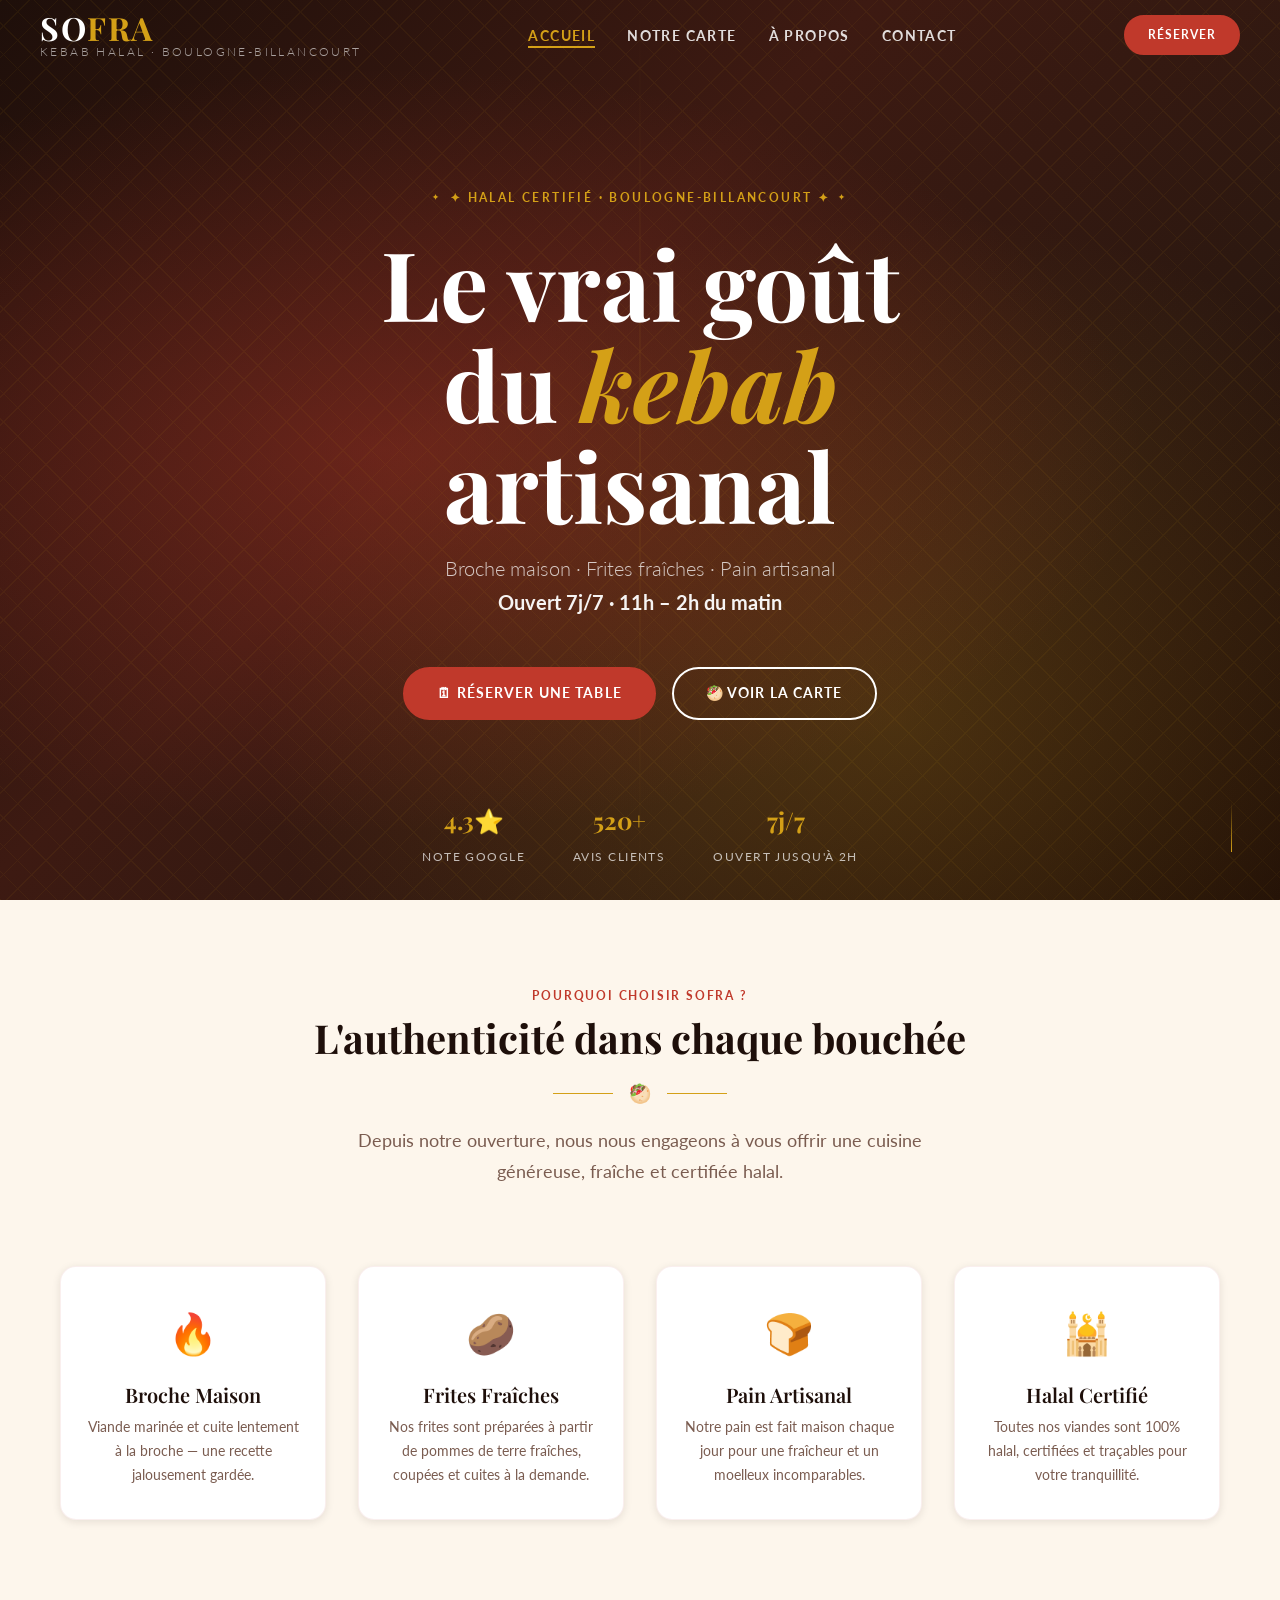
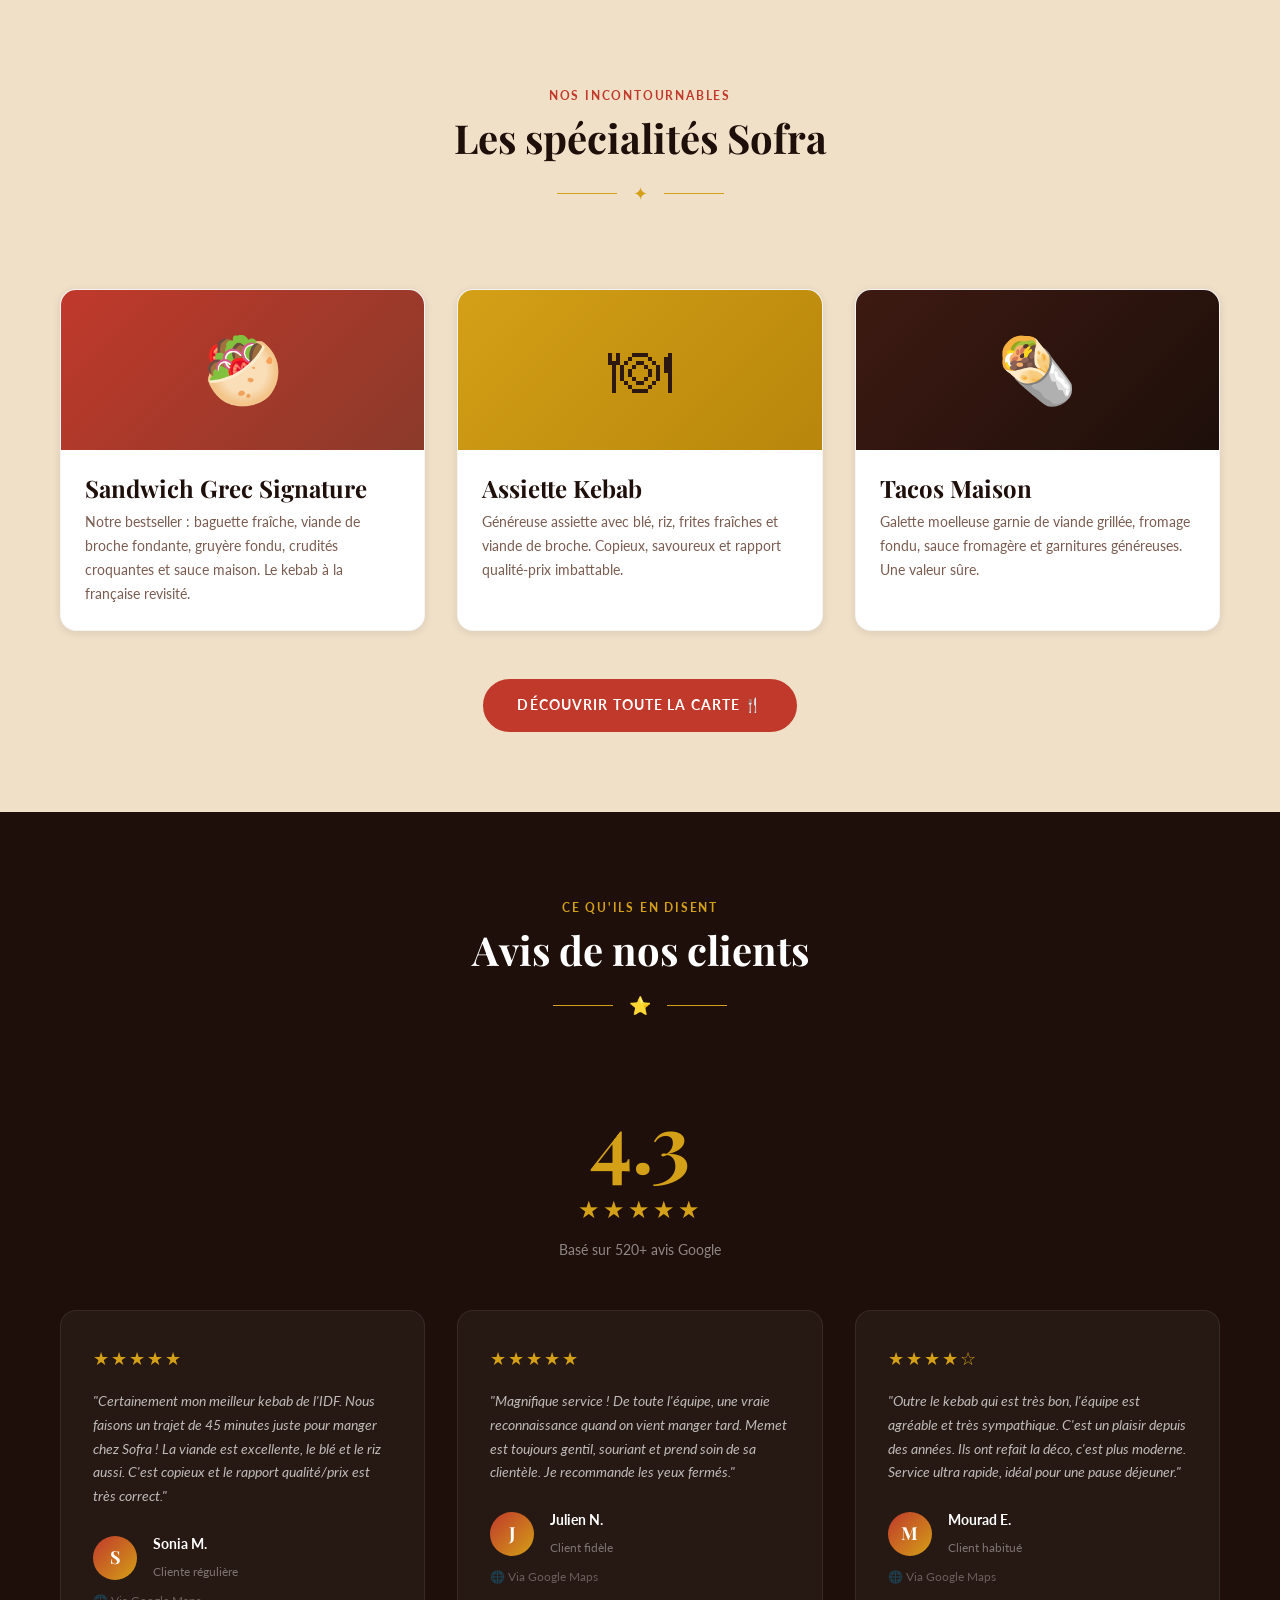
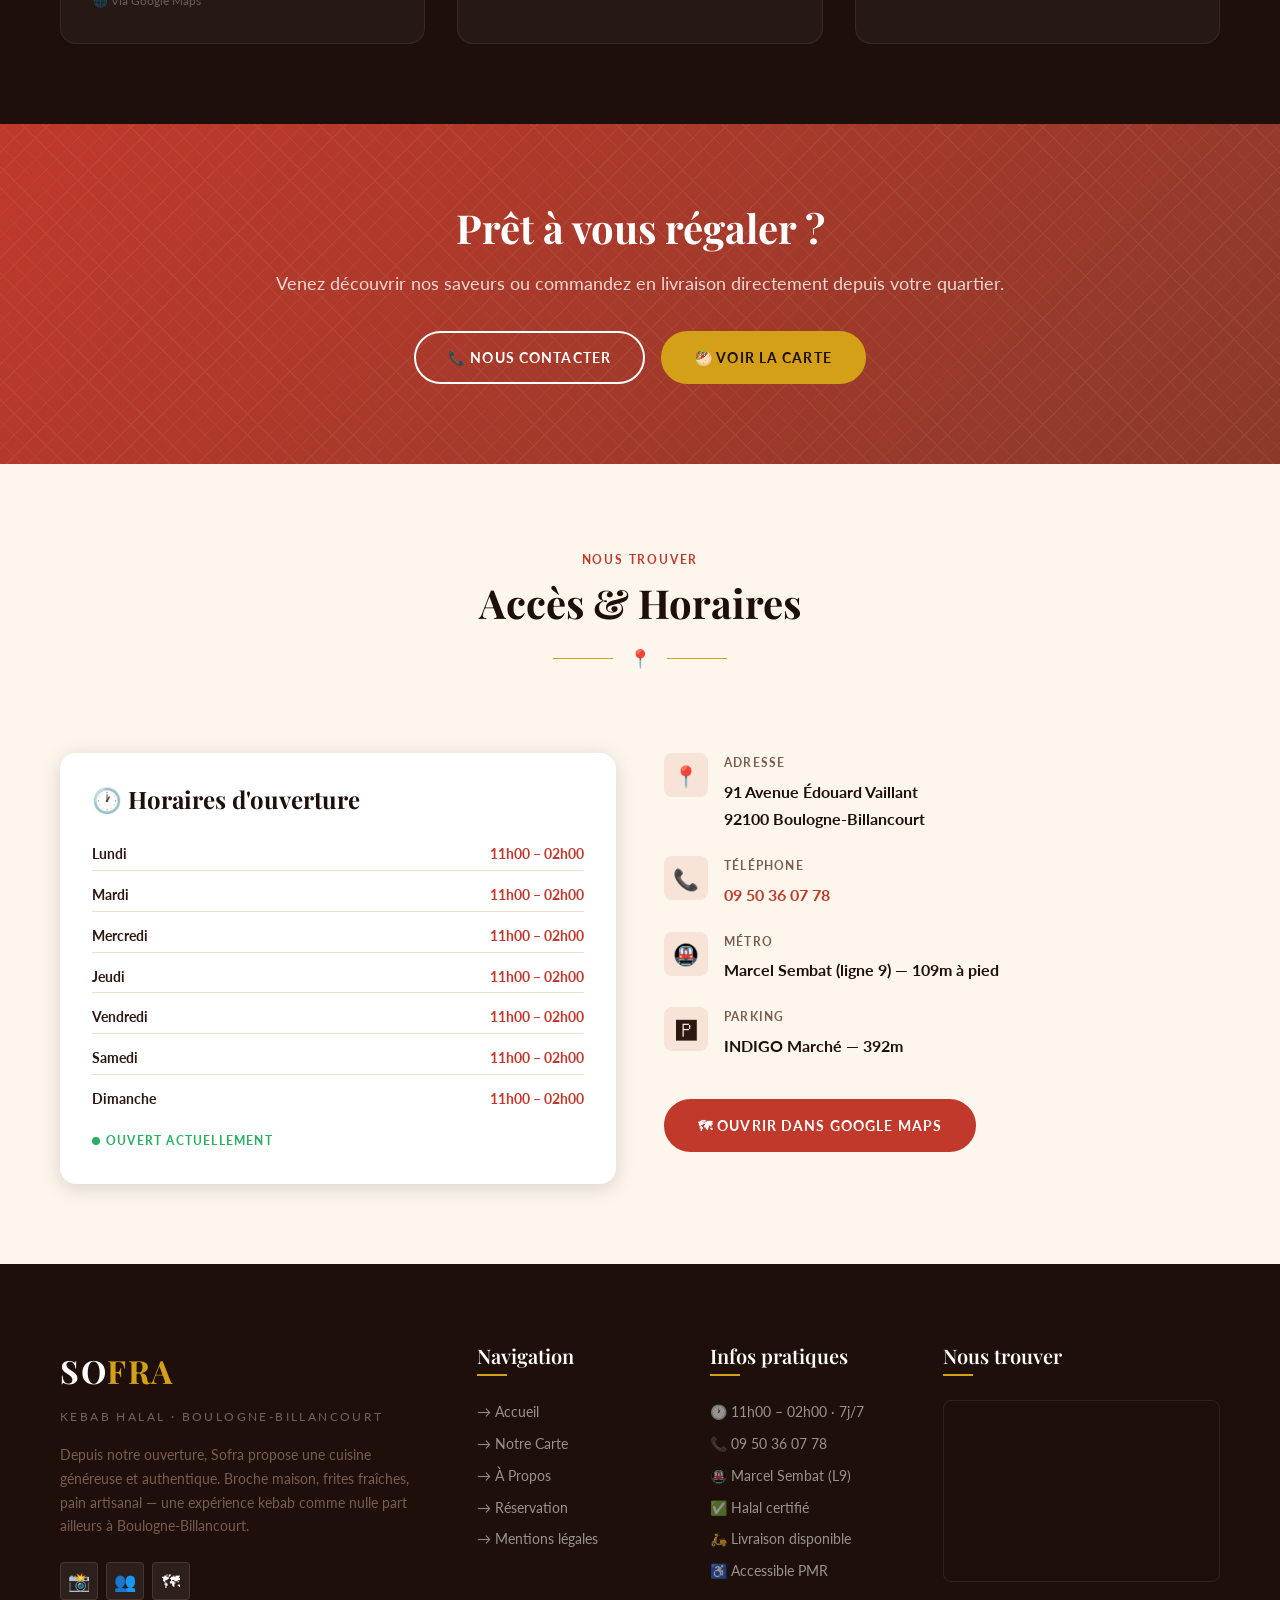
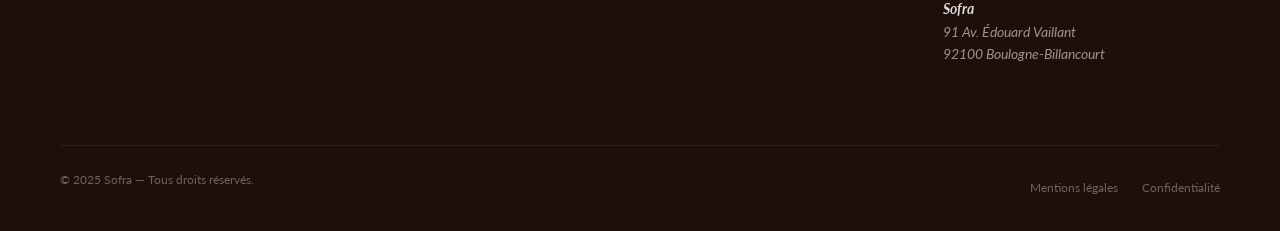
<file: index.html>
<!DOCTYPE html>
<html lang="fr">
<head>
  <meta charset="UTF-8" />
  <meta name="viewport" content="width=device-width, initial-scale=1.0" />

  <!-- ===== SEO LOCAL ===== -->
  <title>Sofra — Kebab Halal Boulogne-Billancourt | Broche Maison, Frites Fraîches</title>
  <meta name="description" content="Sofra, votre restaurant kebab halal à Boulogne-Billancourt (92100). Broche maison, frites fraîches, pain artisanal. Ouvert 7j/7 de 11h à 2h du matin. ⭐ 4.3/5 sur Google." />
  <meta name="keywords" content="kebab boulogne-billancourt, restaurant halal boulogne, sofra kebab, restaurant turc 92100, kebab marcel sembat" />
  <link rel="canonical" href="https://sofra-kebab.netlify.app/index.html" />

  <!-- ===== OPEN GRAPH ===== -->
  <meta property="og:type"        content="restaurant" />
  <meta property="og:title"       content="Sofra — Kebab Halal Boulogne-Billancourt" />
  <meta property="og:description" content="Broche maison, frites fraîches, pain artisanal. Ouvert 7j/7 de 11h à 2h du matin à Boulogne-Billancourt." />
  <meta property="og:image"       content="https://sofra-kebab.netlify.app/og-image.jpg" />
  <meta property="og:url"         content="https://sofra-kebab.netlify.app/" />
  <meta property="og:locale"      content="fr_FR" />
  <meta property="og:site_name"   content="Sofra Boulogne-Billancourt" />

  <!-- Twitter Card -->
  <meta name="twitter:card"        content="summary_large_image" />
  <meta name="twitter:title"       content="Sofra — Kebab Halal Boulogne-Billancourt" />
  <meta name="twitter:description" content="Broche maison, frites fraîches, pain artisanal. Ouvert 7j/7 de 11h à 2h." />

  <!-- ===== SCHEMA.ORG Restaurant ===== -->
  

  <!-- Favicon -->
  <link rel="icon" href="data:image/svg+xml,<svg xmlns='http://www.w3.org/2000/svg' viewBox='0 0 100 100'><text y='.9em' font-size='90'>🥙</text></svg>" />



  <!-- ===== FONTS ===== -->

  <!-- ===== CSS ===== -->
  
  
  <link rel="preconnect" href="https://fonts.googleapis.com" />
  <link rel="preconnect" href="https://fonts.gstatic.com" crossorigin />
  <link href="https://fonts.googleapis.com/css2?family=Playfair+Display:ital,wght@0,400;0,600;0,700;1,400&family=Lato:wght@300;400;700&display=swap" rel="stylesheet" />
  <style>
@import url('https://fonts.googleapis.com/css2?family=Playfair+Display:ital,wght@0,400;0,600;0,700;1,400&family=Lato:wght@300;400;700&display=swap');

:root {
  
  --color-primary:    #C0392B;   
  --color-secondary:  #D4A017;   
  --color-accent:     #8B3A2A;   
  --color-dark:       #1E0F0A;   
  --color-cream:      #FDF6EC;   
  --color-cream-dark: #F0E0C8;   
  --color-text:       #2C1810;   
  --color-text-light: #7A5C50;   
  --color-white:      #FFFFFF;
  --color-success:    #27AE60;
  --color-error:      #E74C3C;

  
  --font-display: 'Playfair Display', Georgia, serif;
  --font-body:    'Lato', 'Helvetica Neue', sans-serif;

  
  --fs-xs:   0.75rem;   
  --fs-sm:   0.875rem;  
  --fs-base: 1rem;      
  --fs-md:   1.125rem;  
  --fs-lg:   1.25rem;   
  --fs-xl:   1.5rem;    
  --fs-2xl:  2rem;      
  --fs-3xl:  2.5rem;    
  --fs-4xl:  3.5rem;    

  
  --spacing-xs:   0.25rem;
  --spacing-sm:   0.5rem;
  --spacing-md:   1rem;
  --spacing-lg:   1.5rem;
  --spacing-xl:   2rem;
  --spacing-2xl:  3rem;
  --spacing-3xl:  5rem;

  
  --radius-sm:  4px;
  --radius-md:  8px;
  --radius-lg:  16px;
  --radius-full: 9999px;

  
  --shadow-sm: 0 2px 8px rgba(30,15,10,0.10);
  --shadow-md: 0 4px 20px rgba(30,15,10,0.15);
  --shadow-lg: 0 8px 40px rgba(30,15,10,0.20);
  --shadow-card: 0 4px 24px rgba(192,57,43,0.12);

  
  --transition-fast: 0.2s ease;
  --transition-base: 0.3s ease;
  --transition-slow: 0.5s ease;

  
  --container-max: 1200px;
  --container-pad: 1.25rem;
  --nav-height: 70px;
}

*,
*::before,
*::after {
  box-sizing: border-box;
  margin: 0;
  padding: 0;
}

html {
  scroll-behavior: smooth;
  font-size: 16px;
  -webkit-text-size-adjust: 100%;
}

body {
  font-family: var(--font-body);
  font-size: var(--fs-base);
  color: var(--color-text);
  background-color: var(--color-cream);
  line-height: 1.7;
  -webkit-font-smoothing: antialiased;
  overflow-x: hidden;
}

img {
  max-width: 100%;
  height: auto;
  display: block;
}

a {
  color: inherit;
  text-decoration: none;
  transition: color var(--transition-fast);
}

ul, ol {
  list-style: none;
}

button,
input,
select,
textarea {
  font-family: inherit;
  font-size: inherit;
}

button {
  cursor: pointer;
  border: none;
  background: none;
}

h1, h2, h3, h4, h5, h6 {
  font-family: var(--font-display);
  font-weight: 700;
  line-height: 1.2;
  color: var(--color-dark);
}

h1 { font-size: var(--fs-4xl); }
h2 { font-size: var(--fs-3xl); }
h3 { font-size: var(--fs-2xl); }
h4 { font-size: var(--fs-xl); }
h5 { font-size: var(--fs-lg); }
h6 { font-size: var(--fs-md); }

p {
  margin-bottom: var(--spacing-md);
  color: var(--color-text-light);
}

p:last-child {
  margin-bottom: 0;
}

.container {
  max-width: var(--container-max);
  margin: 0 auto;
  padding: 0 var(--container-pad);
}

.btn {
  display: inline-flex;
  align-items: center;
  gap: var(--spacing-sm);
  padding: 0.8rem 2rem;
  border-radius: var(--radius-full);
  font-family: var(--font-body);
  font-size: var(--fs-sm);
  font-weight: 700;
  text-transform: uppercase;
  letter-spacing: 0.08em;
  transition: all var(--transition-base);
  cursor: pointer;
  border: 2px solid transparent;
  white-space: nowrap;
}

.btn--primary {
  background: var(--color-primary);
  color: var(--color-white);
  border-color: var(--color-primary);
}

.btn--primary:hover {
  background: var(--color-accent);
  border-color: var(--color-accent);
  transform: translateY(-2px);
  box-shadow: var(--shadow-md);
}

.btn--secondary {
  background: transparent;
  color: var(--color-white);
  border-color: var(--color-white);
}

.btn--secondary:hover {
  background: var(--color-white);
  color: var(--color-primary);
  transform: translateY(-2px);
}

.btn--gold {
  background: var(--color-secondary);
  color: var(--color-dark);
  border-color: var(--color-secondary);
}

.btn--gold:hover {
  background: #B8860B;
  border-color: #B8860B;
  color: var(--color-white);
  transform: translateY(-2px);
  box-shadow: var(--shadow-md);
}

.section-header {
  text-align: center;
  margin-bottom: var(--spacing-3xl);
}

.section-header__eyebrow {
  display: inline-block;
  font-family: var(--font-body);
  font-size: var(--fs-xs);
  font-weight: 700;
  text-transform: uppercase;
  letter-spacing: 0.15em;
  color: var(--color-primary);
  margin-bottom: var(--spacing-sm);
}

.section-header__title {
  font-size: var(--fs-3xl);
  color: var(--color-dark);
  margin-bottom: var(--spacing-md);
}

.section-header__divider {
  display: flex;
  align-items: center;
  justify-content: center;
  gap: var(--spacing-md);
  margin: var(--spacing-md) auto;
}

.section-header__divider::before,
.section-header__divider::after {
  content: '';
  display: block;
  width: 60px;
  height: 1px;
  background: var(--color-secondary);
}

.section-header__divider span {
  color: var(--color-secondary);
  font-size: var(--fs-md);
}

.section-header__subtitle {
  max-width: 600px;
  margin: 0 auto;
  color: var(--color-text-light);
  font-size: var(--fs-md);
}

.badge {
  display: inline-flex;
  align-items: center;
  gap: var(--spacing-xs);
  padding: 0.3rem 0.9rem;
  border-radius: var(--radius-full);
  font-size: var(--fs-xs);
  font-weight: 700;
  text-transform: uppercase;
  letter-spacing: 0.08em;
}

.badge--halal {
  background: #E8F5E9;
  color: #2E7D32;
  border: 1px solid #A5D6A7;
}

.badge--promo {
  background: #FFF3E0;
  color: #E65100;
  border: 1px solid #FFCC80;
}

.text-center { text-align: center; }
.text-primary { color: var(--color-primary); }
.text-gold    { color: var(--color-secondary); }
.mt-auto      { margin-top: auto; }

.sr-only {
  position: absolute;
  width: 1px;
  height: 1px;
  padding: 0;
  margin: -1px;
  overflow: hidden;
  clip: rect(0,0,0,0);
  white-space: nowrap;
  border-width: 0;
}

:focus-visible {
  outline: 3px solid var(--color-secondary);
  outline-offset: 3px;
  border-radius: var(--radius-sm);
}

@media (max-width: 768px) {
  h1 { font-size: var(--fs-3xl); }
  h2 { font-size: var(--fs-2xl); }
  h3 { font-size: var(--fs-xl); }
  .section-header__title { font-size: var(--fs-2xl); }
}

@media (max-width: 480px) {
  :root {
    --container-pad: 1rem;
  }
  h1 { font-size: 2rem; }
  h2 { font-size: var(--fs-xl); }
}

.navbar {
  position: fixed;
  top: 0;
  left: 0;
  right: 0;
  z-index: 1000;
  height: var(--nav-height);
  display: flex;
  align-items: center;
  padding: 0 var(--container-pad);
  transition: background var(--transition-base), box-shadow var(--transition-base);
  background: transparent;
}

.navbar--scrolled {
  background: rgba(30, 15, 10, 0.97);
  backdrop-filter: blur(10px);
  box-shadow: 0 2px 20px rgba(0,0,0,0.3);
}

.navbar--solid {
  background: var(--color-dark);
}

.navbar__inner {
  display: flex;
  align-items: center;
  justify-content: space-between;
  width: 100%;
  max-width: var(--container-max);
  margin: 0 auto;
}

.navbar__logo {
  display: flex;
  flex-direction: column;
  line-height: 1;
  color: var(--color-white);
  transition: opacity var(--transition-fast);
}

.navbar__logo:hover {
  opacity: 0.85;
}

.navbar__logo-name {
  font-family: var(--font-display);
  font-size: var(--fs-2xl);
  font-weight: 700;
  color: var(--color-white);
  letter-spacing: 0.05em;
}

.navbar__logo-name span {
  color: var(--color-secondary);
}

.navbar__logo-tagline {
  font-size: var(--fs-xs);
  font-weight: 300;
  letter-spacing: 0.2em;
  text-transform: uppercase;
  color: rgba(255,255,255,0.6);
  margin-top: 2px;
}

.navbar__nav {
  display: flex;
  align-items: center;
  gap: var(--spacing-xl);
}

.navbar__link {
  font-size: var(--fs-sm);
  font-weight: 700;
  text-transform: uppercase;
  letter-spacing: 0.1em;
  color: rgba(255,255,255,0.85);
  position: relative;
  padding-bottom: 4px;
  transition: color var(--transition-fast);
}

.navbar__link::after {
  content: '';
  position: absolute;
  bottom: 0;
  left: 0;
  right: 100%;
  height: 2px;
  background: var(--color-secondary);
  transition: right var(--transition-base);
}

.navbar__link:hover,
.navbar__link--active {
  color: var(--color-secondary);
}

.navbar__link:hover::after,
.navbar__link--active::after {
  right: 0;
}

.navbar__cta {
  padding: 0.5rem 1.4rem;
  font-size: var(--fs-xs);
}

.navbar__burger {
  display: none;
  flex-direction: column;
  gap: 5px;
  cursor: pointer;
  padding: 4px;
  background: none;
  border: none;
}

.navbar__burger span {
  display: block;
  width: 25px;
  height: 2px;
  background: var(--color-white);
  transition: all var(--transition-base);
  transform-origin: left center;
}

.navbar__burger.is-open span:nth-child(1) {
  transform: rotate(45deg) translateY(-1px);
}
.navbar__burger.is-open span:nth-child(2) {
  opacity: 0;
  transform: scaleX(0);
}
.navbar__burger.is-open span:nth-child(3) {
  transform: rotate(-45deg) translateY(1px);
}

.navbar__mobile-menu {
  display: none;
  position: fixed;
  top: var(--nav-height);
  left: 0;
  right: 0;
  background: rgba(30, 15, 10, 0.98);
  backdrop-filter: blur(12px);
  padding: var(--spacing-xl) var(--container-pad);
  flex-direction: column;
  gap: var(--spacing-md);
  border-top: 1px solid rgba(255,255,255,0.08);
  transform: translateY(-10px);
  opacity: 0;
  transition: all var(--transition-base);
  pointer-events: none;
  z-index: 999;
}

.navbar__mobile-menu.is-open {
  display: flex;
  opacity: 1;
  transform: translateY(0);
  pointer-events: all;
}

.navbar__mobile-link {
  font-size: var(--fs-lg);
  font-family: var(--font-display);
  color: var(--color-white);
  padding: var(--spacing-sm) 0;
  border-bottom: 1px solid rgba(255,255,255,0.08);
  transition: color var(--transition-fast), padding-left var(--transition-fast);
}

.navbar__mobile-link:hover {
  color: var(--color-secondary);
  padding-left: var(--spacing-sm);
}

.navbar__mobile-cta {
  margin-top: var(--spacing-md);
  text-align: center;
}

.hero {
  position: relative;
  height: 100vh;
  min-height: 600px;
  display: flex;
  align-items: center;
  justify-content: center;
  overflow: hidden;
}

.hero__bg {
  position: absolute;
  inset: 0;
  background:
    radial-gradient(ellipse at 30% 50%, rgba(192,57,43,0.35) 0%, transparent 60%),
    radial-gradient(ellipse at 70% 80%, rgba(212,160,23,0.20) 0%, transparent 50%),
    linear-gradient(135deg, #1E0F0A 0%, #3D1A12 40%, #2C1810 70%, #1A0A06 100%);
}

.hero__pattern {
  position: absolute;
  inset: 0;
  opacity: 0.06;
  background-image:
    repeating-linear-gradient(45deg, var(--color-secondary) 0px, var(--color-secondary) 1px, transparent 1px, transparent 20px),
    repeating-linear-gradient(-45deg, var(--color-secondary) 0px, var(--color-secondary) 1px, transparent 1px, transparent 20px);
}

.hero__accent-line {
  position: absolute;
  left: 50%;
  top: 0;
  bottom: 0;
  width: 1px;
  background: linear-gradient(to bottom, transparent, rgba(212,160,23,0.15), transparent);
  transform: translateX(-50%);
}

.hero__content {
  position: relative;
  z-index: 2;
  text-align: center;
  padding: 0 var(--container-pad);
  max-width: 800px;
  animation: heroFadeIn 0.9s ease forwards;
}

@keyframes heroFadeIn {
  from {
    opacity: 0;
    transform: translateY(24px);
  }
  to {
    opacity: 1;
    transform: translateY(0);
  }
}

.hero__eyebrow {
  display: inline-flex;
  align-items: center;
  gap: var(--spacing-sm);
  font-size: var(--fs-xs);
  font-weight: 700;
  text-transform: uppercase;
  letter-spacing: 0.2em;
  color: var(--color-secondary);
  margin-bottom: var(--spacing-lg);
  animation: heroFadeIn 0.9s ease 0.15s both;
}

.hero__eyebrow::before,
.hero__eyebrow::after {
  content: '✦';
  font-size: 8px;
}

.hero__title {
  font-family: var(--font-display);
  font-size: clamp(3rem, 8vw, 6rem);
  font-weight: 700;
  color: var(--color-white);
  line-height: 1.05;
  margin-bottom: var(--spacing-md);
  animation: heroFadeIn 0.9s ease 0.25s both;
}

.hero__title span {
  color: var(--color-secondary);
  font-style: italic;
}

.hero__subtitle {
  font-size: clamp(var(--fs-md), 2.5vw, var(--fs-lg));
  font-weight: 300;
  color: rgba(255,255,255,0.75);
  margin-bottom: var(--spacing-2xl);
  animation: heroFadeIn 0.9s ease 0.35s both;
}

.hero__subtitle strong {
  font-weight: 700;
  color: rgba(255,255,255,0.95);
}

.hero__actions {
  display: flex;
  align-items: center;
  justify-content: center;
  gap: var(--spacing-md);
  flex-wrap: wrap;
  animation: heroFadeIn 0.9s ease 0.45s both;
}

.hero__meta {
  position: absolute;
  bottom: var(--spacing-xl);
  left: 0;
  right: 0;
  display: flex;
  justify-content: center;
  gap: var(--spacing-2xl);
  z-index: 2;
  animation: heroFadeIn 0.9s ease 0.6s both;
}

.hero__meta-item {
  text-align: center;
  color: rgba(255,255,255,0.7);
}

.hero__meta-value {
  display: block;
  font-family: var(--font-display);
  font-size: var(--fs-xl);
  font-weight: 700;
  color: var(--color-secondary);
}

.hero__meta-label {
  font-size: var(--fs-xs);
  text-transform: uppercase;
  letter-spacing: 0.12em;
}

.hero__scroll {
  position: absolute;
  bottom: var(--spacing-2xl);
  right: var(--spacing-2xl);
  display: flex;
  flex-direction: column;
  align-items: center;
  gap: var(--spacing-sm);
  z-index: 2;
  color: rgba(255,255,255,0.4);
}

.hero__scroll-line {
  width: 1px;
  height: 50px;
  background: linear-gradient(to bottom, transparent, var(--color-secondary));
  animation: scrollPulse 2s ease infinite;
}

@keyframes scrollPulse {
  0%, 100% { opacity: 0.4; transform: scaleY(1); }
  50% { opacity: 1; transform: scaleY(1.1); }
}

.page-hero {
  position: relative;
  padding: calc(var(--nav-height) + var(--spacing-3xl)) 0 var(--spacing-3xl);
  background:
    linear-gradient(135deg, #1E0F0A 0%, #3D1A12 50%, #2C1810 100%);
  text-align: center;
  overflow: hidden;
}

.page-hero::before {
  content: '';
  position: absolute;
  inset: 0;
  opacity: 0.05;
  background-image:
    repeating-linear-gradient(45deg, var(--color-secondary) 0, var(--color-secondary) 1px, transparent 1px, transparent 20px),
    repeating-linear-gradient(-45deg, var(--color-secondary) 0, var(--color-secondary) 1px, transparent 1px, transparent 20px);
}

.page-hero__content {
  position: relative;
  z-index: 1;
}

.page-hero__eyebrow {
  display: inline-block;
  font-size: var(--fs-xs);
  font-weight: 700;
  text-transform: uppercase;
  letter-spacing: 0.2em;
  color: var(--color-secondary);
  margin-bottom: var(--spacing-md);
}

.page-hero__title {
  font-family: var(--font-display);
  font-size: var(--fs-4xl);
  color: var(--color-white);
  margin-bottom: var(--spacing-md);
}

.page-hero__subtitle {
  color: rgba(255,255,255,0.65);
  font-size: var(--fs-md);
  max-width: 500px;
  margin: 0 auto;
}

@media (max-width: 1024px) {
  .navbar__nav {
    gap: var(--spacing-lg);
  }
}

@media (max-width: 768px) {
  .navbar__nav,
  .navbar__cta {
    display: none;
  }

  .navbar__burger {
    display: flex;
  }

  .hero__meta {
    gap: var(--spacing-xl);
  }

  .hero__scroll {
    display: none;
  }
}

@media (max-width: 480px) {
  .hero__meta {
    gap: var(--spacing-lg);
  }

  .hero__meta-value {
    font-size: var(--fs-lg);
  }

  .hero__actions {
    flex-direction: column;
    align-items: center;
    gap: var(--spacing-sm);
  }

  .hero__actions .btn {
    width: 100%;
    max-width: 280px;
    justify-content: center;
  }

  .page-hero__title {
    font-size: var(--fs-3xl);
  }
}

.section {
  padding: var(--spacing-3xl) 0;
}

.section--dark {
  background: var(--color-dark);
  color: var(--color-white);
}

.section--dark h2,
.section--dark h3,
.section--dark h4 {
  color: var(--color-white);
}

.section--dark p {
  color: rgba(255,255,255,0.65);
}

.section--dark .section-header__eyebrow {
  color: var(--color-secondary);
}

.section--cream {
  background: var(--color-cream);
}

.section--cream-dark {
  background: var(--color-cream-dark);
}

.section--brick {
  background: var(--color-primary);
  color: var(--color-white);
}

.features {
  display: grid;
  grid-template-columns: repeat(4, 1fr);
  gap: var(--spacing-xl);
  margin-top: var(--spacing-2xl);
}

.feature-card {
  background: var(--color-white);
  border-radius: var(--radius-lg);
  padding: var(--spacing-xl) var(--spacing-lg);
  text-align: center;
  box-shadow: var(--shadow-sm);
  border: 1px solid rgba(192,57,43,0.08);
  transition: all var(--transition-base);
  position: relative;
  overflow: hidden;
}

.feature-card::before {
  content: '';
  position: absolute;
  bottom: 0;
  left: 0;
  right: 0;
  height: 3px;
  background: linear-gradient(90deg, var(--color-primary), var(--color-secondary));
  transform: scaleX(0);
  transition: transform var(--transition-base);
}

.feature-card:hover {
  transform: translateY(-6px);
  box-shadow: var(--shadow-card);
}

.feature-card:hover::before {
  transform: scaleX(1);
}

.feature-card__icon {
  font-size: 2.5rem;
  margin-bottom: var(--spacing-md);
  display: block;
}

.feature-card__title {
  font-family: var(--font-display);
  font-size: var(--fs-lg);
  font-weight: 600;
  color: var(--color-dark);
  margin-bottom: var(--spacing-sm);
}

.feature-card__text {
  font-size: var(--fs-sm);
  color: var(--color-text-light);
  margin: 0;
}

.menu-section {
  padding: var(--spacing-3xl) 0;
  background: var(--color-cream);
}

.menu-categories {
  display: flex;
  align-items: center;
  justify-content: center;
  gap: var(--spacing-sm);
  margin-bottom: var(--spacing-2xl);
  flex-wrap: wrap;
}

.menu-tab {
  padding: 0.5rem 1.4rem;
  border-radius: var(--radius-full);
  font-size: var(--fs-sm);
  font-weight: 700;
  text-transform: uppercase;
  letter-spacing: 0.06em;
  background: transparent;
  color: var(--color-text-light);
  border: 2px solid var(--color-cream-dark);
  cursor: pointer;
  transition: all var(--transition-fast);
}

.menu-tab:hover,
.menu-tab.is-active {
  background: var(--color-primary);
  border-color: var(--color-primary);
  color: var(--color-white);
}

.menu-grid {
  display: grid;
  grid-template-columns: repeat(3, 1fr);
  gap: var(--spacing-xl);
}

.dish-card {
  background: var(--color-white);
  border-radius: var(--radius-lg);
  overflow: hidden;
  box-shadow: var(--shadow-sm);
  border: 1px solid rgba(0,0,0,0.04);
  transition: all var(--transition-base);
  display: flex;
  flex-direction: column;
}

.dish-card:hover {
  transform: translateY(-4px);
  box-shadow: var(--shadow-card);
}

.dish-card__emoji {
  background: linear-gradient(135deg, var(--color-cream-dark), var(--color-cream));
  display: flex;
  align-items: center;
  justify-content: center;
  font-size: 3.5rem;
  padding: var(--spacing-xl);
  height: 140px;
  border-bottom: 1px solid rgba(0,0,0,0.04);
}

.dish-card__body {
  padding: var(--spacing-lg);
  display: flex;
  flex-direction: column;
  flex: 1;
}

.dish-card__badges {
  display: flex;
  gap: var(--spacing-xs);
  margin-bottom: var(--spacing-sm);
  flex-wrap: wrap;
}

.dish-card__name {
  font-family: var(--font-display);
  font-size: var(--fs-lg);
  font-weight: 600;
  color: var(--color-dark);
  margin-bottom: var(--spacing-sm);
}

.dish-card__desc {
  font-size: var(--fs-sm);
  color: var(--color-text-light);
  line-height: 1.6;
  flex: 1;
  margin: 0;
}

.dish-card__footer {
  display: flex;
  align-items: center;
  justify-content: space-between;
  margin-top: var(--spacing-md);
  padding-top: var(--spacing-md);
  border-top: 1px solid var(--color-cream-dark);
}

.dish-card__price {
  font-family: var(--font-display);
  font-size: var(--fs-xl);
  font-weight: 700;
  color: var(--color-primary);
}

.dish-card__tag {
  font-size: var(--fs-xs);
  font-weight: 700;
  text-transform: uppercase;
  letter-spacing: 0.08em;
  color: var(--color-text-light);
  background: var(--color-cream);
  padding: 0.2rem 0.6rem;
  border-radius: var(--radius-sm);
}

.menu-category-title {
  font-family: var(--font-display);
  font-size: var(--fs-2xl);
  color: var(--color-dark);
  margin-bottom: var(--spacing-xl);
  display: flex;
  align-items: center;
  gap: var(--spacing-md);
}

.menu-category-title::after {
  content: '';
  flex: 1;
  height: 1px;
  background: var(--color-cream-dark);
}

.specialites-grid {
  display: grid;
  grid-template-columns: repeat(3, 1fr);
  gap: var(--spacing-xl);
}

.specialite-card {
  background: var(--color-white);
  border-radius: var(--radius-lg);
  overflow: hidden;
  box-shadow: var(--shadow-sm);
  transition: all var(--transition-base);
  border: 1px solid rgba(0,0,0,0.04);
}

.specialite-card:hover {
  transform: translateY(-6px);
  box-shadow: var(--shadow-card);
}

.specialite-card__visual {
  background: linear-gradient(135deg, var(--color-primary) 0%, var(--color-accent) 100%);
  display: flex;
  align-items: center;
  justify-content: center;
  font-size: 4rem;
  height: 160px;
  position: relative;
}

.specialite-card__visual--gold {
  background: linear-gradient(135deg, #D4A017 0%, #B8860B 100%);
}

.specialite-card__visual--dark {
  background: linear-gradient(135deg, #3D1A12 0%, #1E0F0A 100%);
}

.specialite-card__body {
  padding: var(--spacing-lg);
}

.specialite-card__name {
  font-family: var(--font-display);
  font-size: var(--fs-xl);
  font-weight: 700;
  color: var(--color-dark);
  margin-bottom: var(--spacing-sm);
}

.specialite-card__desc {
  font-size: var(--fs-sm);
  color: var(--color-text-light);
  margin: 0;
}

.avis-section {
  background: var(--color-dark);
  padding: var(--spacing-3xl) 0;
}

.avis-grid {
  display: grid;
  grid-template-columns: repeat(3, 1fr);
  gap: var(--spacing-xl);
}

.avis-card {
  background: rgba(255,255,255,0.04);
  border: 1px solid rgba(255,255,255,0.08);
  border-radius: var(--radius-lg);
  padding: var(--spacing-xl);
  transition: all var(--transition-base);
}

.avis-card:hover {
  background: rgba(255,255,255,0.07);
  border-color: rgba(212,160,23,0.2);
  transform: translateY(-4px);
}

.avis-card__stars {
  color: var(--color-secondary);
  font-size: var(--fs-md);
  margin-bottom: var(--spacing-md);
  letter-spacing: 2px;
}

.avis-card__text {
  font-size: var(--fs-sm);
  color: rgba(255,255,255,0.7);
  line-height: 1.7;
  font-style: italic;
  margin-bottom: var(--spacing-lg);
}

.avis-card__author {
  display: flex;
  align-items: center;
  gap: var(--spacing-md);
}

.avis-card__avatar {
  width: 44px;
  height: 44px;
  border-radius: 50%;
  background: linear-gradient(135deg, var(--color-primary), var(--color-secondary));
  display: flex;
  align-items: center;
  justify-content: center;
  font-family: var(--font-display);
  font-weight: 700;
  color: var(--color-white);
  font-size: var(--fs-md);
  flex-shrink: 0;
}

.avis-card__info strong {
  display: block;
  font-size: var(--fs-sm);
  font-weight: 700;
  color: var(--color-white);
}

.avis-card__info span {
  font-size: var(--fs-xs);
  color: rgba(255,255,255,0.4);
}

.avis-card__source {
  display: flex;
  align-items: center;
  gap: var(--spacing-xs);
  font-size: var(--fs-xs);
  color: rgba(255,255,255,0.3);
  margin-top: var(--spacing-sm);
}

.rating-global {
  text-align: center;
  margin-bottom: var(--spacing-2xl);
}

.rating-global__score {
  font-family: var(--font-display);
  font-size: 5rem;
  font-weight: 700;
  color: var(--color-secondary);
  line-height: 1;
}

.rating-global__stars {
  font-size: var(--fs-xl);
  color: var(--color-secondary);
  letter-spacing: 3px;
  margin: var(--spacing-sm) 0;
}

.rating-global__count {
  font-size: var(--fs-sm);
  color: rgba(255,255,255,0.5);
}

.cta-band {
  background: linear-gradient(135deg, var(--color-primary) 0%, var(--color-accent) 100%);
  padding: var(--spacing-3xl) 0;
  text-align: center;
  position: relative;
  overflow: hidden;
}

.cta-band::before {
  content: '';
  position: absolute;
  inset: 0;
  opacity: 0.05;
  background-image:
    repeating-linear-gradient(45deg, white 0, white 1px, transparent 1px, transparent 15px),
    repeating-linear-gradient(-45deg, white 0, white 1px, transparent 1px, transparent 15px);
}

.cta-band__content {
  position: relative;
  z-index: 1;
}

.cta-band__title {
  font-family: var(--font-display);
  font-size: var(--fs-3xl);
  color: var(--color-white);
  margin-bottom: var(--spacing-md);
}

.cta-band__text {
  color: rgba(255,255,255,0.8);
  font-size: var(--fs-md);
  margin-bottom: var(--spacing-xl);
}

.cta-band__actions {
  display: flex;
  gap: var(--spacing-md);
  justify-content: center;
  flex-wrap: wrap;
}

.horaires-widget {
  background: var(--color-white);
  border-radius: var(--radius-lg);
  padding: var(--spacing-xl);
  box-shadow: var(--shadow-md);
}

.horaires-widget__title {
  font-family: var(--font-display);
  font-size: var(--fs-xl);
  margin-bottom: var(--spacing-lg);
  color: var(--color-dark);
  display: flex;
  align-items: center;
  gap: var(--spacing-sm);
}

.horaires-widget__list {
  display: flex;
  flex-direction: column;
  gap: var(--spacing-sm);
}

.horaires-widget__row {
  display: flex;
  justify-content: space-between;
  align-items: center;
  padding: var(--spacing-xs) 0;
  border-bottom: 1px solid var(--color-cream-dark);
  font-size: var(--fs-sm);
}

.horaires-widget__row:last-child {
  border-bottom: none;
}

.horaires-widget__day {
  font-weight: 700;
  color: var(--color-text);
}

.horaires-widget__time {
  color: var(--color-primary);
  font-weight: 700;
}

.horaires-widget__status {
  display: inline-flex;
  align-items: center;
  gap: 6px;
  font-size: var(--fs-xs);
  font-weight: 700;
  text-transform: uppercase;
  letter-spacing: 0.1em;
  color: var(--color-success);
  margin-top: var(--spacing-md);
}

.horaires-widget__status::before {
  content: '';
  display: block;
  width: 8px;
  height: 8px;
  border-radius: 50%;
  background: var(--color-success);
  animation: pulse 2s ease infinite;
}

@keyframes pulse {
  0%, 100% { opacity: 1; transform: scale(1); }
  50% { opacity: 0.5; transform: scale(1.3); }
}

.form-section {
  background: var(--color-cream);
  padding: var(--spacing-3xl) 0;
}

.form-wrapper {
  max-width: 650px;
  margin: 0 auto;
  background: var(--color-white);
  border-radius: var(--radius-lg);
  padding: var(--spacing-2xl);
  box-shadow: var(--shadow-md);
}

.form-group {
  margin-bottom: var(--spacing-lg);
}

.form-group label {
  display: block;
  font-size: var(--fs-sm);
  font-weight: 700;
  color: var(--color-text);
  margin-bottom: var(--spacing-sm);
  text-transform: uppercase;
  letter-spacing: 0.06em;
}

.form-group label .required {
  color: var(--color-primary);
  margin-left: 2px;
}

.form-control {
  width: 100%;
  padding: 0.85rem 1.1rem;
  border: 2px solid var(--color-cream-dark);
  border-radius: var(--radius-md);
  font-size: var(--fs-base);
  color: var(--color-text);
  background: var(--color-cream);
  transition: border-color var(--transition-fast), box-shadow var(--transition-fast), background var(--transition-fast);
  appearance: none;
}

.form-control:focus {
  outline: none;
  border-color: var(--color-primary);
  background: var(--color-white);
  box-shadow: 0 0 0 4px rgba(192,57,43,0.1);
}

.form-control.is-error {
  border-color: var(--color-error);
  box-shadow: 0 0 0 4px rgba(231,76,60,0.1);
}

.form-control.is-success {
  border-color: var(--color-success);
}

textarea.form-control {
  resize: vertical;
  min-height: 130px;
}

.form-row {
  display: grid;
  grid-template-columns: 1fr 1fr;
  gap: var(--spacing-lg);
}

.form-error-msg {
  display: none;
  font-size: var(--fs-xs);
  color: var(--color-error);
  margin-top: var(--spacing-xs);
  font-weight: 700;
}

.form-group.has-error .form-error-msg {
  display: block;
}

.form-success {
  display: none;
  background: #E8F5E9;
  border: 1px solid #A5D6A7;
  border-radius: var(--radius-md);
  padding: var(--spacing-lg);
  text-align: center;
  color: #2E7D32;
}

.form-success.is-visible {
  display: block;
}

.form-success__icon {
  font-size: 2.5rem;
  margin-bottom: var(--spacing-sm);
}

.form-privacy {
  font-size: var(--fs-xs);
  color: var(--color-text-light);
  text-align: center;
  margin-top: var(--spacing-md);
}

.contact-grid {
  display: grid;
  grid-template-columns: 1fr 1fr;
  gap: var(--spacing-2xl);
  align-items: start;
}

.contact-info__item {
  display: flex;
  align-items: flex-start;
  gap: var(--spacing-md);
  margin-bottom: var(--spacing-lg);
}

.contact-info__icon {
  width: 44px;
  height: 44px;
  border-radius: var(--radius-md);
  background: rgba(192,57,43,0.1);
  display: flex;
  align-items: center;
  justify-content: center;
  font-size: 1.3rem;
  flex-shrink: 0;
}

.contact-info__label {
  font-size: var(--fs-xs);
  font-weight: 700;
  text-transform: uppercase;
  letter-spacing: 0.1em;
  color: var(--color-text-light);
  margin-bottom: 4px;
}

.contact-info__value {
  font-size: var(--fs-base);
  font-weight: 700;
  color: var(--color-dark);
}

.contact-info__value a {
  color: var(--color-primary);
  transition: color var(--transition-fast);
}

.contact-info__value a:hover {
  color: var(--color-accent);
}

.footer {
  background: var(--color-dark);
  color: rgba(255,255,255,0.65);
  padding: var(--spacing-3xl) 0 0;
}

.footer__grid {
  display: grid;
  grid-template-columns: 2fr 1fr 1fr 1.5fr;
  gap: var(--spacing-2xl);
  padding-bottom: var(--spacing-3xl);
}

.footer__brand-name {
  font-family: var(--font-display);
  font-size: var(--fs-2xl);
  font-weight: 700;
  color: var(--color-white);
  letter-spacing: 0.05em;
  margin-bottom: var(--spacing-sm);
}

.footer__brand-name span {
  color: var(--color-secondary);
}

.footer__brand-tagline {
  font-size: var(--fs-xs);
  text-transform: uppercase;
  letter-spacing: 0.2em;
  color: rgba(255,255,255,0.35);
  margin-bottom: var(--spacing-md);
}

.footer__brand-desc {
  font-size: var(--fs-sm);
  line-height: 1.7;
  margin-bottom: var(--spacing-lg);
}

.footer__social {
  display: flex;
  gap: var(--spacing-sm);
}

.footer__social-link {
  width: 38px;
  height: 38px;
  border-radius: var(--radius-sm);
  background: rgba(255,255,255,0.07);
  border: 1px solid rgba(255,255,255,0.1);
  display: flex;
  align-items: center;
  justify-content: center;
  font-size: var(--fs-md);
  transition: all var(--transition-fast);
  color: var(--color-white);
  text-decoration: none;
}

.footer__social-link:hover {
  background: var(--color-primary);
  border-color: var(--color-primary);
  transform: translateY(-3px);
}

.footer__col-title {
  font-family: var(--font-display);
  font-size: var(--fs-lg);
  font-weight: 600;
  color: var(--color-white);
  margin-bottom: var(--spacing-lg);
  position: relative;
  padding-bottom: var(--spacing-sm);
}

.footer__col-title::after {
  content: '';
  position: absolute;
  bottom: 0;
  left: 0;
  width: 30px;
  height: 2px;
  background: var(--color-secondary);
}

.footer__links {
  display: flex;
  flex-direction: column;
  gap: var(--spacing-sm);
}

.footer__link {
  font-size: var(--fs-sm);
  color: rgba(255,255,255,0.55);
  transition: all var(--transition-fast);
  display: flex;
  align-items: center;
  gap: var(--spacing-xs);
}

.footer__link:hover {
  color: var(--color-secondary);
  padding-left: 6px;
}

.footer__map {
  border-radius: var(--radius-md);
  overflow: hidden;
  border: 1px solid rgba(255,255,255,0.08);
  margin-bottom: var(--spacing-md);
}

.footer__map iframe {
  display: block;
  width: 100%;
  height: 180px;
  filter: grayscale(30%) invert(10%);
}

.footer__address {
  font-size: var(--fs-sm);
  line-height: 1.6;
  color: rgba(255,255,255,0.55);
}

.footer__address strong {
  color: rgba(255,255,255,0.85);
}

.footer__bottom {
  border-top: 1px solid rgba(255,255,255,0.07);
  padding: var(--spacing-lg) 0;
  display: flex;
  align-items: center;
  justify-content: space-between;
  gap: var(--spacing-md);
}

.footer__copy {
  font-size: var(--fs-xs);
  color: rgba(255,255,255,0.35);
}

.footer__legal-links {
  display: flex;
  gap: var(--spacing-lg);
}

.footer__legal-link {
  font-size: var(--fs-xs);
  color: rgba(255,255,255,0.35);
  transition: color var(--transition-fast);
}

.footer__legal-link:hover {
  color: var(--color-secondary);
}

.apropos-intro {
  display: grid;
  grid-template-columns: 1fr 1fr;
  gap: var(--spacing-3xl);
  align-items: center;
}

.apropos-intro__visual {
  position: relative;
  border-radius: var(--radius-lg);
  overflow: hidden;
}

.apropos-intro__emoji-bg {
  background: linear-gradient(135deg, var(--color-primary) 0%, var(--color-accent) 100%);
  height: 420px;
  display: flex;
  align-items: center;
  justify-content: center;
  font-size: 8rem;
  border-radius: var(--radius-lg);
  position: relative;
}

.apropos-intro__badge-flottant {
  position: absolute;
  bottom: var(--spacing-lg);
  right: var(--spacing-lg);
  background: var(--color-secondary);
  color: var(--color-dark);
  border-radius: var(--radius-md);
  padding: var(--spacing-md) var(--spacing-lg);
  text-align: center;
  font-weight: 700;
}

.apropos-intro__badge-flottant .big {
  display: block;
  font-family: var(--font-display);
  font-size: var(--fs-2xl);
}

.apropos-intro__badge-flottant .small {
  font-size: var(--fs-xs);
  text-transform: uppercase;
  letter-spacing: 0.1em;
}

.apropos-intro__eyebrow {
  font-size: var(--fs-xs);
  font-weight: 700;
  text-transform: uppercase;
  letter-spacing: 0.2em;
  color: var(--color-primary);
  margin-bottom: var(--spacing-sm);
}

.apropos-intro__title {
  font-size: var(--fs-3xl);
  color: var(--color-dark);
  margin-bottom: var(--spacing-lg);
}

.apropos-intro__text {
  font-size: var(--fs-md);
  line-height: 1.8;
  color: var(--color-text-light);
  margin-bottom: var(--spacing-lg);
}

.valeurs-grid {
  display: grid;
  grid-template-columns: repeat(3, 1fr);
  gap: var(--spacing-xl);
}

.valeur-card {
  text-align: center;
  padding: var(--spacing-xl);
  background: var(--color-white);
  border-radius: var(--radius-lg);
  box-shadow: var(--shadow-sm);
  border: 1px solid rgba(0,0,0,0.04);
  transition: all var(--transition-base);
}

.valeur-card:hover {
  transform: translateY(-4px);
  box-shadow: var(--shadow-card);
}

.valeur-card__icon {
  font-size: 2.5rem;
  margin-bottom: var(--spacing-md);
}

.valeur-card__title {
  font-family: var(--font-display);
  font-size: var(--fs-lg);
  color: var(--color-dark);
  margin-bottom: var(--spacing-sm);
}

.valeur-card__text {
  font-size: var(--fs-sm);
  color: var(--color-text-light);
  margin: 0;
}

.legal-content {
  max-width: 800px;
  margin: 0 auto;
  padding: var(--spacing-3xl) 0;
}

.legal-content h2 {
  font-size: var(--fs-xl);
  color: var(--color-dark);
  margin: var(--spacing-2xl) 0 var(--spacing-md);
  border-left: 4px solid var(--color-primary);
  padding-left: var(--spacing-md);
}

.legal-content h2:first-child {
  margin-top: 0;
}

.legal-content p {
  margin-bottom: var(--spacing-md);
  color: var(--color-text-light);
}

.legal-content a {
  color: var(--color-primary);
  text-decoration: underline;
}

.breadcrumb {
  display: flex;
  align-items: center;
  gap: var(--spacing-sm);
  font-size: var(--fs-xs);
  color: rgba(255,255,255,0.45);
  margin-top: var(--spacing-md);
}

.breadcrumb a {
  color: rgba(255,255,255,0.6);
  transition: color var(--transition-fast);
}

.breadcrumb a:hover {
  color: var(--color-secondary);
}

.breadcrumb span {
  color: var(--color-secondary);
}

@media (max-width: 1024px) {
  .features {
    grid-template-columns: repeat(2, 1fr);
  }

  .footer__grid {
    grid-template-columns: 1fr 1fr;
    gap: var(--spacing-xl);
  }

  .menu-grid {
    grid-template-columns: repeat(2, 1fr);
  }

  .avis-grid {
    grid-template-columns: repeat(2, 1fr);
  }

  .specialites-grid {
    grid-template-columns: repeat(2, 1fr);
  }

  .apropos-intro {
    grid-template-columns: 1fr;
    gap: var(--spacing-xl);
  }

  .valeurs-grid {
    grid-template-columns: repeat(2, 1fr);
  }
}

@media (max-width: 768px) {
  .section {
    padding: var(--spacing-2xl) 0;
  }

  .features {
    grid-template-columns: repeat(2, 1fr);
    gap: var(--spacing-lg);
  }

  .menu-grid {
    grid-template-columns: 1fr;
  }

  .specialites-grid {
    grid-template-columns: 1fr;
  }

  .avis-grid {
    grid-template-columns: 1fr;
  }

  .contact-grid {
    grid-template-columns: 1fr;
  }

  .form-row {
    grid-template-columns: 1fr;
  }

  .footer__grid {
    grid-template-columns: 1fr;
    gap: var(--spacing-xl);
  }

  .footer__bottom {
    flex-direction: column;
    text-align: center;
  }

  .valeurs-grid {
    grid-template-columns: 1fr;
  }

  .cta-band__title {
    font-size: var(--fs-2xl);
  }

  .rating-global__score {
    font-size: 3.5rem;
  }
}

@media (max-width: 480px) {
  .features {
    grid-template-columns: 1fr;
  }

  .menu-categories {
    gap: var(--spacing-xs);
  }

  .menu-tab {
    padding: 0.4rem 0.9rem;
    font-size: var(--fs-xs);
  }

  .form-wrapper {
    padding: var(--spacing-lg);
  }

  .cta-band__actions {
    flex-direction: column;
    align-items: center;
  }
}

/* =====================================================
   MOBILE PATCH — corrections responsive complètes
   ===================================================== */

/* iOS Safari : évite le dépassement 100vh */
@supports (-webkit-touch-callout: none) {
  .hero { height: -webkit-fill-available; min-height: 100svh; }
}

/* ── HERO mobile ── */
@media (max-width: 768px) {
  .hero {
    height: 100svh;
    min-height: 560px;
    padding: 0 1rem;
  }
  .hero__content { max-width: 100%; }
  .hero__title   { font-size: clamp(2.2rem, 9vw, 3.2rem); }
  .hero__subtitle{ font-size: 1rem; margin-bottom: 2rem; }
  .hero__actions { flex-direction: column; align-items: center; gap: .75rem; }
  .hero__actions .btn { width: 100%; max-width: 300px; justify-content: center; font-size: .8rem; padding: .75rem 1.25rem; }
  .hero__meta    { bottom: 1.5rem; gap: 1.5rem; }
  .hero__meta-value { font-size: 1.1rem; }
  .hero__meta-label { font-size: .65rem; }
  .hero__eyebrow { font-size: .65rem; letter-spacing: .12em; margin-bottom: 1rem; }
}

@media (max-width: 480px) {
  .hero__title { font-size: clamp(1.9rem, 10vw, 2.6rem); line-height: 1.1; }
  .hero__meta  { gap: 1rem; }
}

/* ── NAVBAR mobile ── */
@media (max-width: 768px) {
  .navbar { padding: 0 1rem; }
  .navbar__logo-name { font-size: 1.5rem; }
  .navbar__logo-tagline { display: none; }
  .navbar__nav, .navbar__cta { display: none !important; }
  .navbar__burger { display: flex !important; }
}

/* ── SECTIONS padding mobile ── */
@media (max-width: 768px) {
  .section  { padding: 3rem 0; }
  .container{ padding: 0 1rem; }
  .section-header { margin-bottom: 2rem; }
  .section-header__title { font-size: 1.6rem; }
  .section-header__subtitle { font-size: .95rem; }
  .page-hero { padding-top: calc(70px + 2rem); padding-bottom: 2rem; }
  .page-hero__title { font-size: 1.8rem; }
}

/* ── FEATURES grid 1 col sur mobile ── */
@media (max-width: 600px) {
  .features { grid-template-columns: 1fr !important; gap: 1rem; }
  .feature-card { padding: 1.5rem 1rem; }
}
@media (min-width: 601px) and (max-width: 900px) {
  .features { grid-template-columns: repeat(2, 1fr) !important; }
}

/* ── SPÉCIALITÉS / VALEURS ── */
@media (max-width: 768px) {
  .specialites-grid { grid-template-columns: 1fr !important; gap: 1rem; }
  .valeurs-grid     { grid-template-columns: 1fr !important; gap: 1rem; }
  .apropos-intro    { grid-template-columns: 1fr !important; gap: 2rem; }
  .apropos-intro__emoji-bg { height: 260px; font-size: 5rem; }
}

/* ── MENU grid ── */
@media (max-width: 768px) {
  .menu-grid { grid-template-columns: 1fr !important; }
  .menu-categories { gap: .4rem; }
  .menu-tab { padding: .4rem .8rem; font-size: .7rem; }
}

/* ── AVIS grid ── */
@media (max-width: 768px) {
  .avis-grid { grid-template-columns: 1fr !important; gap: 1rem; }
  .rating-global__score { font-size: 3rem; }
}

/* ── CONTACT grid ── */
@media (max-width: 768px) {
  .contact-grid { grid-template-columns: 1fr !important; gap: 2rem; }
  .form-row     { grid-template-columns: 1fr !important; gap: 1rem; }
  .form-wrapper { padding: 1.25rem; }
}

/* ── HORAIRES + ACCESS grid ── */
@media (max-width: 768px) {
  #main-content .container > div[style*="grid-template-columns:1fr 1fr"] {
    display: block !important;
  }
  .horaires-widget { margin-bottom: 2rem; }
}

/* ── CTA BAND ── */
@media (max-width: 768px) {
  .cta-band { padding: 2.5rem 0; }
  .cta-band__title { font-size: 1.5rem; }
  .cta-band__actions { flex-direction: column; align-items: center; gap: .75rem; }
  .cta-band__actions .btn { width: 100%; max-width: 280px; justify-content: center; }
}

/* ── FOOTER ── */
@media (max-width: 768px) {
  .footer { padding-top: 2.5rem; }
  .footer__grid { grid-template-columns: 1fr !important; gap: 2rem; }
  .footer__map iframe { height: 160px; }
  .footer__bottom { flex-direction: column; text-align: center; gap: .5rem; }
  .footer__legal-links { justify-content: center; }
  .footer__brand-name { font-size: 1.5rem; }
}

/* ── MENTIONS LÉGALES ── */
@media (max-width: 768px) {
  .legal-content { padding: 2rem 0; }
  .legal-content h2 { font-size: 1.1rem; }
}

/* ── Accès/horaires section (index) inline fix ── */
@media (max-width: 900px) {
  .section--cream .container > div[style*="grid-template-columns:1fr 1fr"] {
    grid-template-columns: 1fr !important;
  }
}

/* Scroll indicator caché sur mobile */
@media (max-width: 768px) {
  .hero__scroll { display: none; }
}


/* ── MOBILE MENU fix bulletproof ── */
.navbar__mobile-menu {
  display: flex !important;
  flex-direction: column;
  position: fixed;
  top: 70px;
  left: 0;
  right: 0;
  background: rgba(20, 10, 6, 0.99);
  padding: 1.5rem 1.25rem 2rem;
  gap: 0;
  z-index: 999;
  border-top: 1px solid rgba(255,255,255,0.08);
  /* Caché par défaut via visibility + transform */
  visibility: hidden;
  opacity: 0;
  transform: translateY(-8px);
  pointer-events: none;
  transition: opacity 0.25s ease, transform 0.25s ease, visibility 0.25s;
  max-height: calc(100vh - 70px);
  overflow-y: auto;
}
.navbar__mobile-menu.is-open {
  visibility: visible !important;
  opacity: 1 !important;
  transform: translateY(0) !important;
  pointer-events: all !important;
}
.navbar__mobile-link {
  font-size: 1.2rem;
  font-family: 'Playfair Display', Georgia, serif;
  color: rgba(255,255,255,0.9);
  padding: 1rem 0;
  border-bottom: 1px solid rgba(255,255,255,0.07);
  text-decoration: none;
  display: block;
  transition: color 0.2s, padding-left 0.2s;
}
.navbar__mobile-link:last-of-type { border-bottom: none; }
.navbar__mobile-link:hover { color: #D4A017; padding-left: .5rem; }
.navbar__mobile-cta { margin-top: 1.25rem; }
.navbar__mobile-cta .btn {
  width: 100%;
  justify-content: center;
  text-align: center;
  display: flex;
}
/* Burger */
.navbar__burger {
  display: none;
  flex-direction: column;
  gap: 5px;
  cursor: pointer;
  padding: 6px;
  background: none;
  border: none;
  -webkit-tap-highlight-color: transparent;
}
.navbar__burger span {
  display: block;
  width: 24px;
  height: 2px;
  background: #fff;
  border-radius: 2px;
  transition: transform 0.3s, opacity 0.3s;
  transform-origin: center;
}
.navbar__burger.is-open span:nth-child(1) { transform: translateY(7px) rotate(45deg); }
.navbar__burger.is-open span:nth-child(2) { opacity: 0; transform: scaleX(0); }
.navbar__burger.is-open span:nth-child(3) { transform: translateY(-7px) rotate(-45deg); }
@media (max-width: 768px) {
  .navbar__nav, .navbar__cta { display: none !important; }
  .navbar__burger { display: flex !important; }
}

  </style>
</head>

<body>

  <!-- ===== NAVBAR ===== -->
  <header>
    <nav class="navbar" role="navigation" aria-label="Navigation principale">
      <div class="navbar__inner">

        <!-- Logo -->
        <a href="index.html" class="navbar__logo" aria-label="Sofra — Accueil">
          <span class="navbar__logo-name">SO<span>FRA</span></span>
          <span class="navbar__logo-tagline">Kebab Halal · Boulogne-Billancourt</span>
        </a>

        <!-- Liens desktop -->
        <ul class="navbar__nav" role="list">
          <li><a href="index.html"       class="navbar__link navbar__link--active">Accueil</a></li>
          <li><a href="menu.html"        class="navbar__link">Notre Carte</a></li>
          <li><a href="apropos.html"     class="navbar__link">À Propos</a></li>
          <li><a href="reservation.html" class="navbar__link">Contact</a></li>
        </ul>

        <!-- CTA + Burger -->
        <a href="reservation.html" class="btn btn--primary navbar__cta">Réserver</a>

        <button class="navbar__burger" aria-label="Ouvrir le menu" aria-expanded="false" aria-controls="mobile-menu">
          <span></span>
          <span></span>
          <span></span>
        </button>

      </div>
    </nav>

    <!-- Menu mobile -->
    <div id="mobile-menu" class="navbar__mobile-menu" role="dialog" aria-label="Menu mobile">
      <a href="index.html"       class="navbar__mobile-link">🏠 Accueil</a>
      <a href="menu.html"        class="navbar__mobile-link">🥙 Notre Carte</a>
      <a href="apropos.html"     class="navbar__mobile-link">✨ À Propos</a>
      <a href="reservation.html" class="navbar__mobile-link">📞 Contact</a>
      <div class="navbar__mobile-cta">
        <a href="reservation.html" class="btn btn--primary" style="width:100%;justify-content:center">Réserver une table</a>
      </div>
    </div>
  </header>


  <!-- ===== HERO ===== -->
  <section class="hero" aria-label="Section d'accueil">

    <!-- Fond décoratif -->
    <div class="hero__bg" aria-hidden="true"></div>
    <div class="hero__pattern" aria-hidden="true"></div>
    <div class="hero__accent-line" aria-hidden="true"></div>

    <!-- Contenu principal -->
    <div class="hero__content">

      <div class="hero__eyebrow" role="doc-subtitle">
        ✦ Halal Certifié · Boulogne-Billancourt ✦
      </div>

      <h1 class="hero__title">
        Le vrai goût<br>du <span>kebab</span><br>artisanal
      </h1>

      <p class="hero__subtitle">
        Broche maison · Frites fraîches · Pain artisanal<br>
        <strong>Ouvert 7j/7 · 11h – 2h du matin</strong>
      </p>

      <div class="hero__actions">
        <a href="reservation.html" class="btn btn--primary">
          🗓 Réserver une table
        </a>
        <a href="menu.html" class="btn btn--secondary">
          🥙 Voir la carte
        </a>
      </div>

    </div>

    <!-- Indicateurs stats -->
    <div class="hero__meta" aria-label="Chiffres clés">
      <div class="hero__meta-item">
        <span class="hero__meta-value" data-counter="4" data-suffix=".3⭐">4.3⭐</span>
        <span class="hero__meta-label">Note Google</span>
      </div>
      <div class="hero__meta-item">
        <span class="hero__meta-value" data-counter="520" data-suffix="+">520+</span>
        <span class="hero__meta-label">Avis clients</span>
      </div>
      <div class="hero__meta-item">
        <span class="hero__meta-value">7j/7</span>
        <span class="hero__meta-label">Ouvert jusqu'à 2h</span>
      </div>
    </div>

    <!-- Scroll indicator -->
    <div class="hero__scroll" aria-hidden="true">
      <div class="hero__scroll-line"></div>
    </div>

  </section>


  <main id="main-content">

    <!-- ===== SECTION ATOUTS ===== -->
    <section class="section section--cream" aria-labelledby="atouts-title">
      <div class="container">
        <div class="section-header">
          <span class="section-header__eyebrow">Pourquoi choisir Sofra ?</span>
          <h2 class="section-header__title" id="atouts-title">L'authenticité dans chaque bouchée</h2>
          <div class="section-header__divider"><span>🥙</span></div>
          <p class="section-header__subtitle">
            Depuis notre ouverture, nous nous engageons à vous offrir une cuisine généreuse, fraîche et certifiée halal.
          </p>
        </div>

        <div class="features">
          <div class="feature-card">
            <span class="feature-card__icon">🔥</span>
            <h3 class="feature-card__title">Broche Maison</h3>
            <p class="feature-card__text">Viande marinée et cuite lentement à la broche — une recette jalousement gardée.</p>
          </div>

          <div class="feature-card">
            <span class="feature-card__icon">🥔</span>
            <h3 class="feature-card__title">Frites Fraîches</h3>
            <p class="feature-card__text">Nos frites sont préparées à partir de pommes de terre fraîches, coupées et cuites à la demande.</p>
          </div>

          <div class="feature-card">
            <span class="feature-card__icon">🍞</span>
            <h3 class="feature-card__title">Pain Artisanal</h3>
            <p class="feature-card__text">Notre pain est fait maison chaque jour pour une fraîcheur et un moelleux incomparables.</p>
          </div>

          <div class="feature-card">
            <span class="feature-card__icon">🕌</span>
            <h3 class="feature-card__title">Halal Certifié</h3>
            <p class="feature-card__text">Toutes nos viandes sont 100% halal, certifiées et traçables pour votre tranquillité.</p>
          </div>
        </div>
      </div>
    </section>


    <!-- ===== SECTION SPÉCIALITÉS ===== -->
    <section class="section section--cream-dark" aria-labelledby="specialites-title">
      <div class="container">
        <div class="section-header">
          <span class="section-header__eyebrow">Nos incontournables</span>
          <h2 class="section-header__title" id="specialites-title">Les spécialités Sofra</h2>
          <div class="section-header__divider"><span>✦</span></div>
        </div>

        <div class="specialites-grid">

          <article class="specialite-card">
            <div class="specialite-card__visual">🥙</div>
            <div class="specialite-card__body">
              <h3 class="specialite-card__name">Sandwich Grec Signature</h3>
              <p class="specialite-card__desc">
                Notre bestseller : baguette fraîche, viande de broche fondante, gruyère fondu, crudités croquantes et sauce maison. Le kebab à la française revisité.
              </p>
            </div>
          </article>

          <article class="specialite-card">
            <div class="specialite-card__visual specialite-card__visual--gold">🍽</div>
            <div class="specialite-card__body">
              <h3 class="specialite-card__name">Assiette Kebab</h3>
              <p class="specialite-card__desc">
                Généreuse assiette avec blé, riz, frites fraîches et viande de broche. Copieux, savoureux et rapport qualité-prix imbattable.
              </p>
            </div>
          </article>

          <article class="specialite-card">
            <div class="specialite-card__visual specialite-card__visual--dark">🌯</div>
            <div class="specialite-card__body">
              <h3 class="specialite-card__name">Tacos Maison</h3>
              <p class="specialite-card__desc">
                Galette moelleuse garnie de viande grillée, fromage fondu, sauce fromagère et garnitures généreuses. Une valeur sûre.
              </p>
            </div>
          </article>

        </div>

        <div style="text-align:center;margin-top:var(--spacing-2xl)">
          <a href="menu.html" class="btn btn--primary">Découvrir toute la carte 🍴</a>
        </div>

      </div>
    </section>


    <!-- ===== SECTION AVIS ===== -->
    <section class="avis-section" aria-labelledby="avis-title">
      <div class="container">
        <div class="section-header">
          <span class="section-header__eyebrow" style="color:var(--color-secondary)">Ce qu'ils en disent</span>
          <h2 class="section-header__title" id="avis-title" style="color:white">Avis de nos clients</h2>
          <div class="section-header__divider"><span>⭐</span></div>
        </div>

        <!-- Rating global -->
        <div class="rating-global">
          <div class="rating-global__score">4.3</div>
          <div class="rating-global__stars">★★★★★</div>
          <div class="rating-global__count">Basé sur 520+ avis Google</div>
        </div>

        <!-- Grille d'avis -->
        <div class="avis-grid">

          <article class="avis-card">
            <div class="avis-card__stars">★★★★★</div>
            <blockquote class="avis-card__text">
              "Certainement mon meilleur kebab de l'IDF. Nous faisons un trajet de 45 minutes juste pour manger chez Sofra ! La viande est excellente, le blé et le riz aussi. C'est copieux et le rapport qualité/prix est très correct."
            </blockquote>
            <div class="avis-card__author">
              <div class="avis-card__avatar">S</div>
              <div class="avis-card__info">
                <strong>Sonia M.</strong>
                <span>Cliente régulière</span>
              </div>
            </div>
            <div class="avis-card__source">🌐 Via Google Maps</div>
          </article>

          <article class="avis-card">
            <div class="avis-card__stars">★★★★★</div>
            <blockquote class="avis-card__text">
              "Magnifique service ! De toute l'équipe, une vraie reconnaissance quand on vient manger tard. Memet est toujours gentil, souriant et prend soin de sa clientèle. Je recommande les yeux fermés."
            </blockquote>
            <div class="avis-card__author">
              <div class="avis-card__avatar">J</div>
              <div class="avis-card__info">
                <strong>Julien N.</strong>
                <span>Client fidèle</span>
              </div>
            </div>
            <div class="avis-card__source">🌐 Via Google Maps</div>
          </article>

          <article class="avis-card">
            <div class="avis-card__stars">★★★★☆</div>
            <blockquote class="avis-card__text">
              "Outre le kebab qui est très bon, l'équipe est agréable et très sympathique. C'est un plaisir depuis des années. Ils ont refait la déco, c'est plus moderne. Service ultra rapide, idéal pour une pause déjeuner."
            </blockquote>
            <div class="avis-card__author">
              <div class="avis-card__avatar">M</div>
              <div class="avis-card__info">
                <strong>Mourad E.</strong>
                <span>Client habitué</span>
              </div>
            </div>
            <div class="avis-card__source">🌐 Via Google Maps</div>
          </article>

        </div>
      </div>
    </section>


    <!-- ===== CTA BANDE ===== -->
    <section class="cta-band" aria-label="Appel à l'action">
      <div class="container">
        <div class="cta-band__content">
          <h2 class="cta-band__title">Prêt à vous régaler ?</h2>
          <p class="cta-band__text">
            Venez découvrir nos saveurs ou commandez en livraison directement depuis votre quartier.
          </p>
          <div class="cta-band__actions">
            <a href="reservation.html" class="btn btn--secondary">📞 Nous contacter</a>
            <a href="menu.html"        class="btn btn--gold">🥙 Voir la carte</a>
          </div>
        </div>
      </div>
    </section>


    <!-- ===== SECTION LOCALISATION ===== -->
    <section class="section section--cream" aria-labelledby="acces-title">
      <div class="container">
        <div class="section-header">
          <span class="section-header__eyebrow">Nous trouver</span>
          <h2 class="section-header__title" id="acces-title">Accès &amp; Horaires</h2>
          <div class="section-header__divider"><span>📍</span></div>
        </div>

        <div style="display:grid;grid-template-columns:1fr 1fr;gap:var(--spacing-2xl);align-items:start">

          <!-- Horaires -->
          <div class="horaires-widget">
            <h3 class="horaires-widget__title">🕐 Horaires d'ouverture</h3>
            <div class="horaires-widget__list">
              <div class="horaires-widget__row">
                <span class="horaires-widget__day">Lundi</span>
                <span class="horaires-widget__time">11h00 – 02h00</span>
              </div>
              <div class="horaires-widget__row">
                <span class="horaires-widget__day">Mardi</span>
                <span class="horaires-widget__time">11h00 – 02h00</span>
              </div>
              <div class="horaires-widget__row">
                <span class="horaires-widget__day">Mercredi</span>
                <span class="horaires-widget__time">11h00 – 02h00</span>
              </div>
              <div class="horaires-widget__row">
                <span class="horaires-widget__day">Jeudi</span>
                <span class="horaires-widget__time">11h00 – 02h00</span>
              </div>
              <div class="horaires-widget__row">
                <span class="horaires-widget__day">Vendredi</span>
                <span class="horaires-widget__time">11h00 – 02h00</span>
              </div>
              <div class="horaires-widget__row">
                <span class="horaires-widget__day">Samedi</span>
                <span class="horaires-widget__time">11h00 – 02h00</span>
              </div>
              <div class="horaires-widget__row">
                <span class="horaires-widget__day">Dimanche</span>
                <span class="horaires-widget__time">11h00 – 02h00</span>
              </div>
            </div>
            <div class="horaires-widget__status">Ouvert actuellement</div>
          </div>

          <!-- Infos accès -->
          <div>
            <div class="contact-info__item">
              <div class="contact-info__icon">📍</div>
              <div>
                <div class="contact-info__label">Adresse</div>
                <div class="contact-info__value">
                  91 Avenue Édouard Vaillant<br>
                  92100 Boulogne-Billancourt
                </div>
              </div>
            </div>
            <div class="contact-info__item">
              <div class="contact-info__icon">📞</div>
              <div>
                <div class="contact-info__label">Téléphone</div>
                <div class="contact-info__value">
                  <a href="tel:+33950360778">09 50 36 07 78</a>
                </div>
              </div>
            </div>
            <div class="contact-info__item">
              <div class="contact-info__icon">🚇</div>
              <div>
                <div class="contact-info__label">Métro</div>
                <div class="contact-info__value">Marcel Sembat (ligne 9) — 109m à pied</div>
              </div>
            </div>
            <div class="contact-info__item">
              <div class="contact-info__icon">🅿</div>
              <div>
                <div class="contact-info__label">Parking</div>
                <div class="contact-info__value">INDIGO Marché — 392m</div>
              </div>
            </div>
            <a href="https://maps.app.goo.gl/KzyMWAdYBorgPTD18" target="_blank" rel="noopener noreferrer" class="btn btn--primary" style="margin-top:var(--spacing-md)">
              🗺 Ouvrir dans Google Maps
            </a>
          </div>

        </div>
      </div>
    </section>

  </main>


  <!-- ===== FOOTER ===== -->
  <footer class="footer" role="contentinfo">
    <div class="container">
      <div class="footer__grid">

        <!-- Colonne brand -->
        <div>
          <div class="footer__brand-name">SO<span>FRA</span></div>
          <div class="footer__brand-tagline">Kebab Halal · Boulogne-Billancourt</div>
          <p class="footer__brand-desc">
            Depuis notre ouverture, Sofra propose une cuisine généreuse et authentique. Broche maison, frites fraîches, pain artisanal — une expérience kebab comme nulle part ailleurs à Boulogne-Billancourt.
          </p>
          <div class="footer__social" aria-label="Réseaux sociaux">
            <a href="#" class="footer__social-link" aria-label="Instagram Sofra">📸</a>
            <a href="#" class="footer__social-link" aria-label="Facebook Sofra">👥</a>
            <a href="https://maps.app.goo.gl/KzyMWAdYBorgPTD18" class="footer__social-link" aria-label="Google Maps Sofra" target="_blank" rel="noopener">🗺</a>
          </div>
        </div>

        <!-- Navigation -->
        <nav aria-label="Navigation footer">
          <h3 class="footer__col-title">Navigation</h3>
          <ul class="footer__links" role="list">
            <li><a href="index.html"       class="footer__link">→ Accueil</a></li>
            <li><a href="menu.html"        class="footer__link">→ Notre Carte</a></li>
            <li><a href="apropos.html"     class="footer__link">→ À Propos</a></li>
            <li><a href="reservation.html" class="footer__link">→ Réservation</a></li>
            <li><a href="mentions-legales.html" class="footer__link">→ Mentions légales</a></li>
          </ul>
        </nav>

        <!-- Infos -->
        <div>
          <h3 class="footer__col-title">Infos pratiques</h3>
          <ul class="footer__links" role="list">
            <li><span class="footer__link">🕐 11h00 – 02h00 · 7j/7</span></li>
            <li><a href="tel:+33950360778" class="footer__link">📞 09 50 36 07 78</a></li>
            <li><span class="footer__link">🚇 Marcel Sembat (L9)</span></li>
            <li><span class="footer__link">✅ Halal certifié</span></li>
            <li><span class="footer__link">🛵 Livraison disponible</span></li>
            <li><span class="footer__link">♿ Accessible PMR</span></li>
          </ul>
        </div>

        <!-- Google Maps -->
        <div>
          <h3 class="footer__col-title">Nous trouver</h3>
          <div class="footer__map">
            <iframe
              src="https://www.google.com/maps/embed?pb=!1m18!1m12!1m3!1d2626.2!2d2.2455606!3d48.8340436!2m3!1f0!2f0!3f0!3m2!1i1024!2i768!4f13.1!3m3!1m2!1s0x47e67ae93e91a0d5%3A0xe3b205804cc3124b!2sSofra!5e0!3m2!1sfr!2sfr!4v1713000000000"
              width="100%"
              height="180"
              style="border:0;"
              allowfullscreen=""
              loading="lazy"
              referrerpolicy="no-referrer-when-downgrade"
              title="Localisation Sofra sur Google Maps"
            ></iframe>
          </div>
          <address class="footer__address">
            <strong>Sofra</strong><br>
            91 Av. Édouard Vaillant<br>
            92100 Boulogne-Billancourt
          </address>
        </div>

      </div>

      <!-- Bottom bar -->
      <div class="footer__bottom">
        <p class="footer__copy">
          © <span id="current-year">2025</span> Sofra — Tous droits réservés.
        </p>
        <nav class="footer__legal-links" aria-label="Liens légaux">
          <a href="mentions-legales.html" class="footer__legal-link">Mentions légales</a>
          <a href="mentions-legales.html#confidentialite" class="footer__legal-link">Confidentialité</a>
        </nav>
      </div>

    </div>
  </footer>

  <!-- ===== JS ===== -->


<script>

document.addEventListener('DOMContentLoaded', function() {
  var burger = document.querySelector('.navbar__burger');
  var menu   = document.querySelector('.navbar__mobile-menu');
  if (!burger || !menu) return;

  function openMenu() {
    menu.classList.add('is-open');
    burger.classList.add('is-open');
    burger.setAttribute('aria-expanded', 'true');
    document.body.style.overflow = 'hidden';
  }
  function closeMenu() {
    menu.classList.remove('is-open');
    burger.classList.remove('is-open');
    burger.setAttribute('aria-expanded', 'false');
    document.body.style.overflow = '';
  }

  burger.addEventListener('click', function(e) {
    e.stopPropagation();
    menu.classList.contains('is-open') ? closeMenu() : openMenu();
  });

  menu.querySelectorAll('.navbar__mobile-link').forEach(function(link) {
    link.addEventListener('click', closeMenu);
  });

  document.addEventListener('keydown', function(e) {
    if (e.key === 'Escape') closeMenu();
  });

  document.addEventListener('click', function(e) {
    if (menu.classList.contains('is-open') &&
        !menu.contains(e.target) && !burger.contains(e.target)) {
      closeMenu();
    }
  });
});
/**
 * MAIN.JS — Navigation mobile, scroll effects, animations
 * Sofra — Restaurant Kebab Boulogne-Billancourt
 */

'use strict';

/* ====================================================
   2. NAVBAR — EFFET SCROLL
   ==================================================== */

/**
 * Ajoute la classe scrollée à la navbar
 */
function handleNavbarScroll() {
  if (!navbar) return;

  // Ne pas appliquer sur pages avec navbar--solid
  if (navbar.classList.contains('navbar--solid')) return;

  if (window.scrollY > 60) {
    navbar.classList.add('navbar--scrolled');
  } else {
    navbar.classList.remove('navbar--scrolled');
  }
}

window.addEventListener('scroll', handleNavbarScroll, { passive: true });
handleNavbarScroll(); // Appel initial

/* ====================================================
   3. LIEN ACTIF dans la navbar
   ==================================================== */

(function setActiveNavLink() {
  const currentPath = window.location.pathname.split('/').pop() || 'index.html';
  const navLinks = document.querySelectorAll('.navbar__link, .navbar__mobile-link');

  navLinks.forEach(link => {
    const href = link.getAttribute('href');
    if (href === currentPath || (currentPath === '' && href === 'index.html')) {
      link.classList.add('navbar__link--active');
    }
  });
})();

/* ====================================================
   4. INTERSECTION OBSERVER — Animations au scroll
   ==================================================== */

const animatedElements = document.querySelectorAll(
  '.feature-card, .dish-card, .specialite-card, .avis-card, .valeur-card, .apropos-intro'
);

if ('IntersectionObserver' in window) {
  const observerOptions = {
    threshold: 0.12,
    rootMargin: '0px 0px -40px 0px'
  };

  const observer = new IntersectionObserver((entries) => {
    entries.forEach((entry, i) => {
      if (entry.isIntersecting) {
        // Délai progressif pour les cartes enfants d'une grille
        const delay = i * 60;
        setTimeout(() => {
          entry.target.style.opacity = '1';
          entry.target.style.transform = 'translateY(0)';
        }, delay);
        observer.unobserve(entry.target);
      }
    });
  }, observerOptions);

  animatedElements.forEach(el => {
    el.style.opacity = '0';
    el.style.transform = 'translateY(20px)';
    el.style.transition = 'opacity 0.55s ease, transform 0.55s ease';
    observer.observe(el);
  });
}

/* ====================================================
   5. TABS MENU (page menu.html)
   ==================================================== */

const menuTabs = document.querySelectorAll('.menu-tab');
const menuSections = document.querySelectorAll('.menu-category-section');

if (menuTabs.length > 0) {
  menuTabs.forEach(tab => {
    tab.addEventListener('click', () => {
      const target = tab.dataset.target;

      // Mise à jour des onglets
      menuTabs.forEach(t => t.classList.remove('is-active'));
      tab.classList.add('is-active');

      // Affichage de la section correspondante
      menuSections.forEach(section => {
        if (target === 'all' || section.dataset.category === target) {
          section.style.display = 'block';
          // Animation d'entrée
          section.style.opacity = '0';
          section.style.transform = 'translateY(10px)';
          requestAnimationFrame(() => {
            section.style.transition = 'opacity 0.3s ease, transform 0.3s ease';
            section.style.opacity = '1';
            section.style.transform = 'translateY(0)';
          });
        } else {
          section.style.display = 'none';
        }
      });
    });
  });
}

/* ====================================================
   6. SMOOTH SCROLL pour les ancres internes
   ==================================================== */

document.querySelectorAll('a[href^="#"]').forEach(anchor => {
  anchor.addEventListener('click', function (e) {
    const targetId = this.getAttribute('href');
    if (targetId === '#') return;

    const target = document.querySelector(targetId);
    if (!target) return;

    e.preventDefault();
    const navH = parseInt(getComputedStyle(document.documentElement).getPropertyValue('--nav-height')) || 70;

    window.scrollTo({
      top: target.getBoundingClientRect().top + window.scrollY - navH - 16,
      behavior: 'smooth'
    });
  });
});

/* ====================================================
   7. ANNÉE COURANTE dans le footer
   ==================================================== */

const yearEl = document.getElementById('current-year');
if (yearEl) {
  yearEl.textContent = new Date().getFullYear();
}

/* ====================================================
   8. COMPTEUR ANIMÉ (section hero meta)
   ==================================================== */

function animateCounter(el, target, duration = 1500) {
  const start = performance.now();
  const initial = 0;

  function update(now) {
    const elapsed = now - start;
    const progress = Math.min(elapsed / duration, 1);
    // Easing ease-out
    const eased = 1 - Math.pow(1 - progress, 3);
    el.textContent = Math.round(initial + (target - initial) * eased) + (el.dataset.suffix || '');

    if (progress < 1) requestAnimationFrame(update);
  }

  requestAnimationFrame(update);
}

// Observer pour déclencher les compteurs quand visibles
const counterEls = document.querySelectorAll('[data-counter]');
if (counterEls.length > 0 && 'IntersectionObserver' in window) {
  const counterObserver = new IntersectionObserver((entries) => {
    entries.forEach(entry => {
      if (entry.isIntersecting) {
        const target = parseInt(entry.target.dataset.counter);
        animateCounter(entry.target, target);
        counterObserver.unobserve(entry.target);
      }
    });
  }, { threshold: 0.5 });

  counterEls.forEach(el => counterObserver.observe(el));
}

</script>
</body>
</html>
</file>
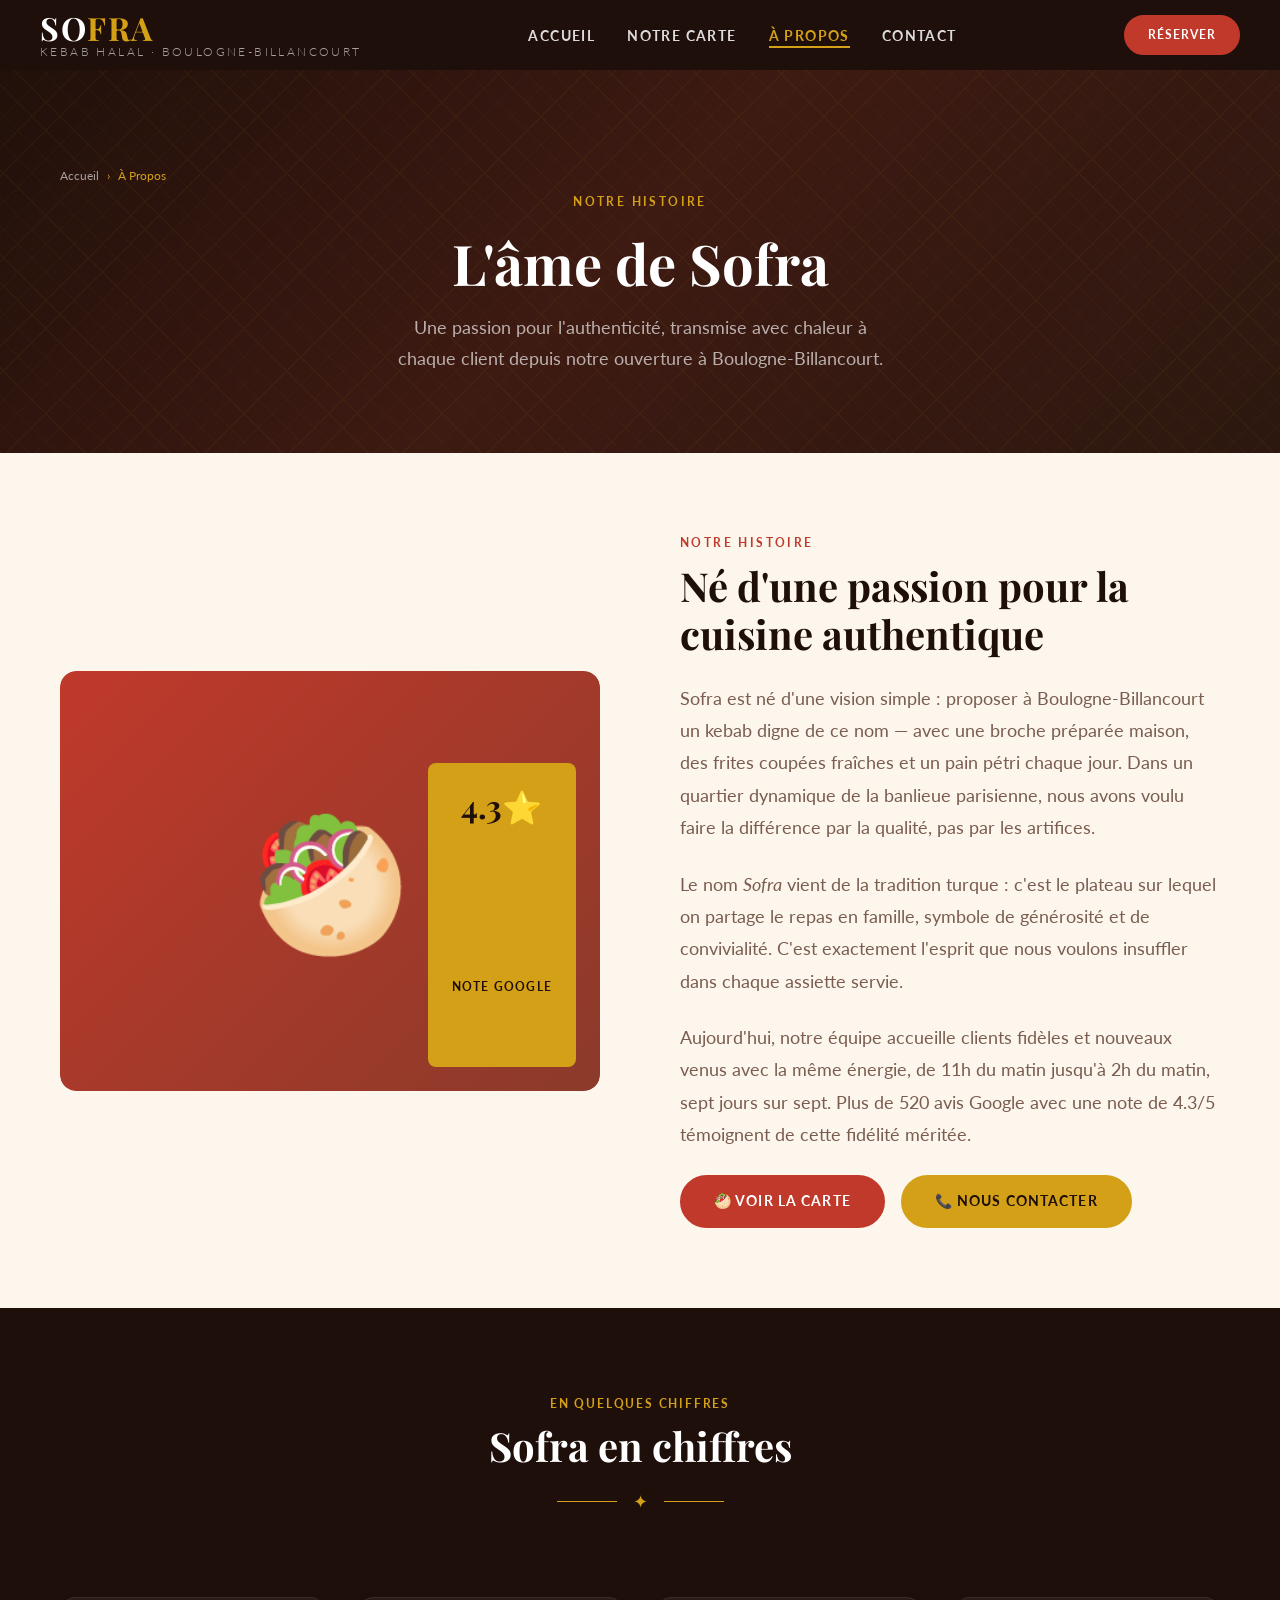
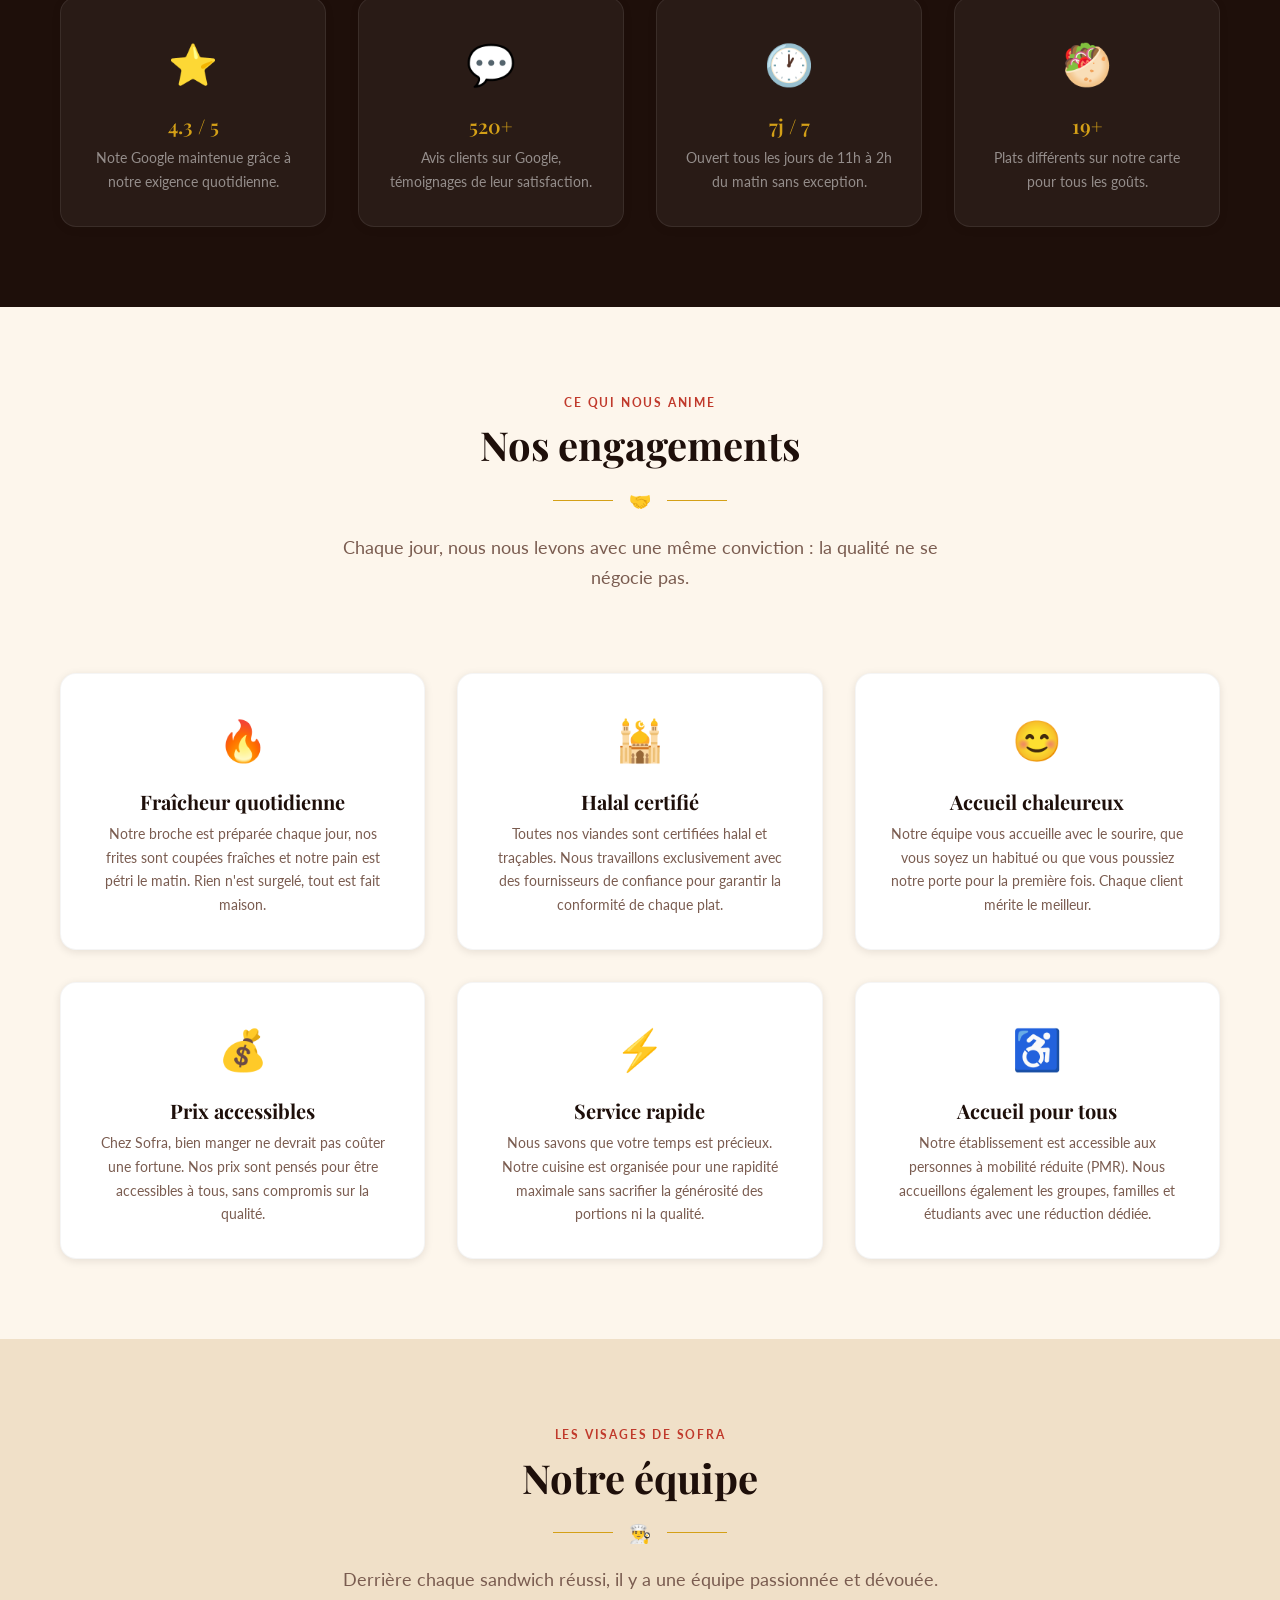
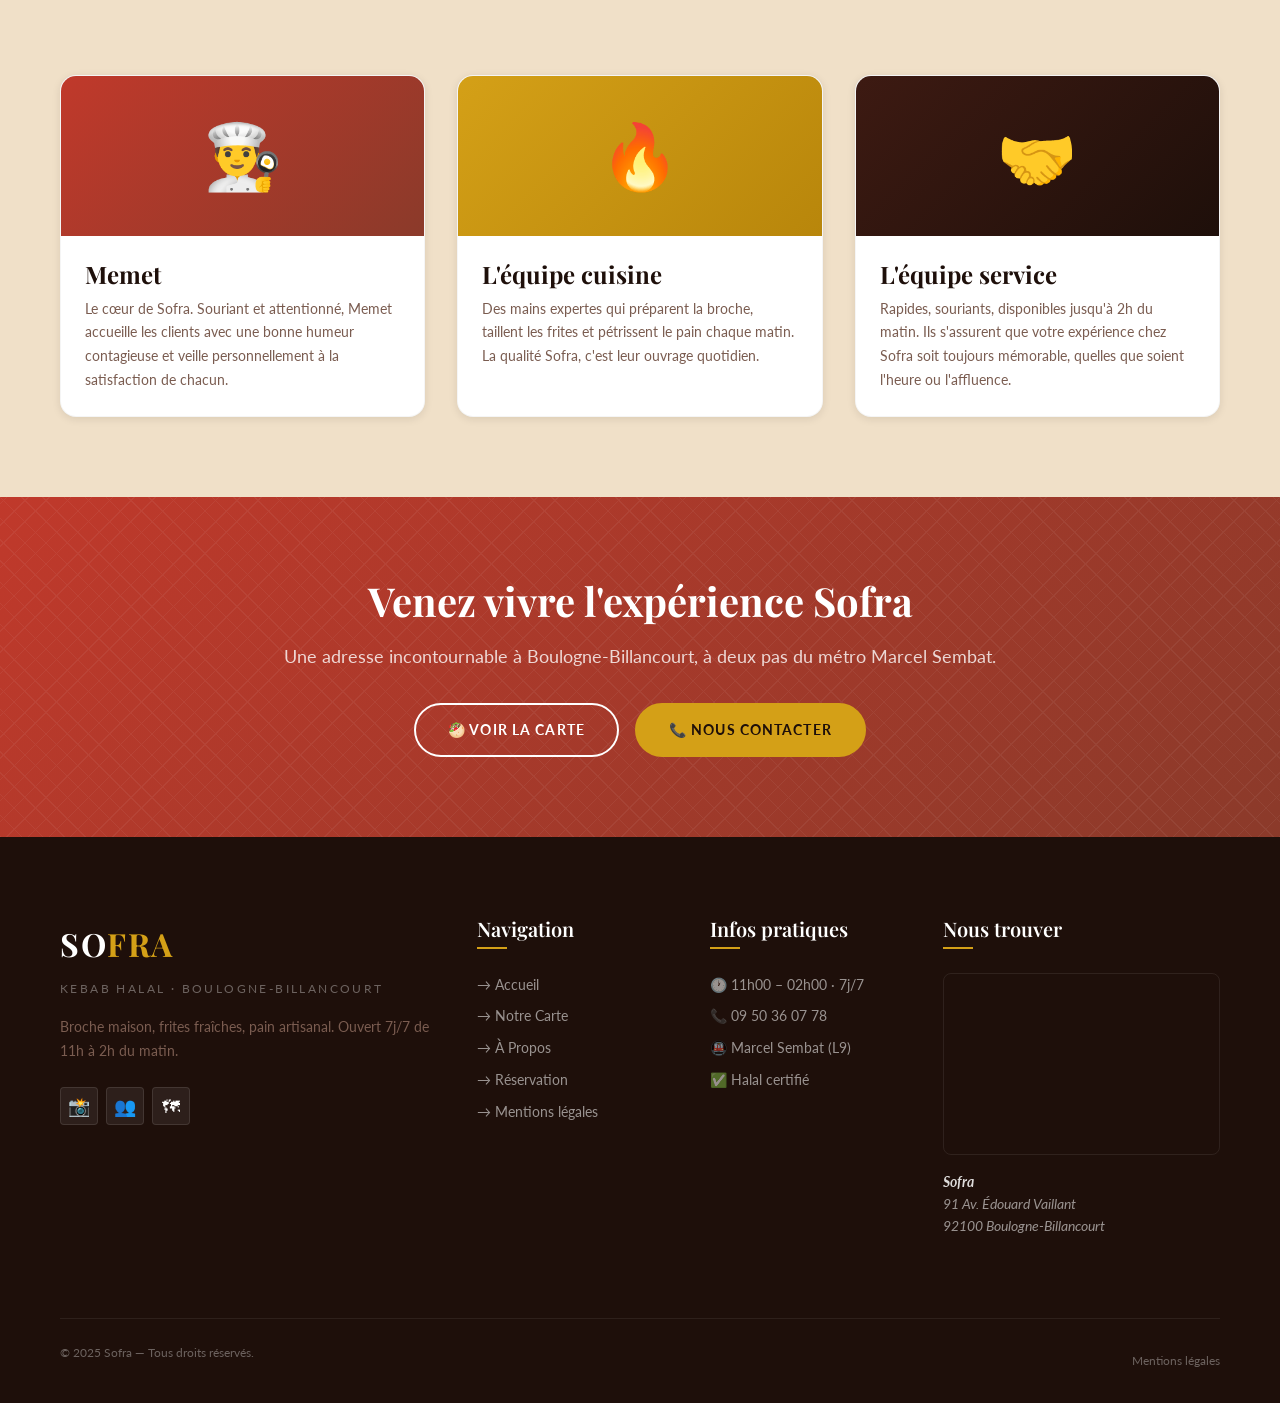
<file: apropos.html>
<!DOCTYPE html>
<html lang="fr">
<head>
  <meta charset="UTF-8" />
  <meta name="viewport" content="width=device-width, initial-scale=1.0" />
  <title>À Propos — Sofra, Restaurant Kebab Halal Boulogne-Billancourt</title>
  <meta name="description" content="L'histoire de Sofra, restaurant kebab halal à Boulogne-Billancourt. Broche maison, frites fraîches, pain artisanal — une passion transmise par toute l'équipe depuis l'ouverture." />
  <link rel="canonical" href="https://sofra-kebab.netlify.app/apropos.html" />

  <meta property="og:title"       content="À Propos — Sofra Kebab Boulogne-Billancourt" />
  <meta property="og:description" content="Découvrez l'histoire de Sofra, notre passion pour la cuisine halal authentique et notre engagement envers la qualité." />
  <meta property="og:url"         content="https://sofra-kebab.netlify.app/apropos.html" />
  <meta property="og:type"        content="website" />

  <link rel="icon" href="data:image/svg+xml,<svg xmlns='http://www.w3.org/2000/svg' viewBox='0 0 100 100'><text y='.9em' font-size='90'>🥙</text></svg>" />
  
  
  <link rel="preconnect" href="https://fonts.googleapis.com" />
  <link rel="preconnect" href="https://fonts.gstatic.com" crossorigin />
  <link href="https://fonts.googleapis.com/css2?family=Playfair+Display:ital,wght@0,400;0,600;0,700;1,400&family=Lato:wght@300;400;700&display=swap" rel="stylesheet" />
  <style>
@import url('https://fonts.googleapis.com/css2?family=Playfair+Display:ital,wght@0,400;0,600;0,700;1,400&family=Lato:wght@300;400;700&display=swap');

:root {
  
  --color-primary:    #C0392B;   
  --color-secondary:  #D4A017;   
  --color-accent:     #8B3A2A;   
  --color-dark:       #1E0F0A;   
  --color-cream:      #FDF6EC;   
  --color-cream-dark: #F0E0C8;   
  --color-text:       #2C1810;   
  --color-text-light: #7A5C50;   
  --color-white:      #FFFFFF;
  --color-success:    #27AE60;
  --color-error:      #E74C3C;

  
  --font-display: 'Playfair Display', Georgia, serif;
  --font-body:    'Lato', 'Helvetica Neue', sans-serif;

  
  --fs-xs:   0.75rem;   
  --fs-sm:   0.875rem;  
  --fs-base: 1rem;      
  --fs-md:   1.125rem;  
  --fs-lg:   1.25rem;   
  --fs-xl:   1.5rem;    
  --fs-2xl:  2rem;      
  --fs-3xl:  2.5rem;    
  --fs-4xl:  3.5rem;    

  
  --spacing-xs:   0.25rem;
  --spacing-sm:   0.5rem;
  --spacing-md:   1rem;
  --spacing-lg:   1.5rem;
  --spacing-xl:   2rem;
  --spacing-2xl:  3rem;
  --spacing-3xl:  5rem;

  
  --radius-sm:  4px;
  --radius-md:  8px;
  --radius-lg:  16px;
  --radius-full: 9999px;

  
  --shadow-sm: 0 2px 8px rgba(30,15,10,0.10);
  --shadow-md: 0 4px 20px rgba(30,15,10,0.15);
  --shadow-lg: 0 8px 40px rgba(30,15,10,0.20);
  --shadow-card: 0 4px 24px rgba(192,57,43,0.12);

  
  --transition-fast: 0.2s ease;
  --transition-base: 0.3s ease;
  --transition-slow: 0.5s ease;

  
  --container-max: 1200px;
  --container-pad: 1.25rem;
  --nav-height: 70px;
}

*,
*::before,
*::after {
  box-sizing: border-box;
  margin: 0;
  padding: 0;
}

html {
  scroll-behavior: smooth;
  font-size: 16px;
  -webkit-text-size-adjust: 100%;
}

body {
  font-family: var(--font-body);
  font-size: var(--fs-base);
  color: var(--color-text);
  background-color: var(--color-cream);
  line-height: 1.7;
  -webkit-font-smoothing: antialiased;
  overflow-x: hidden;
}

img {
  max-width: 100%;
  height: auto;
  display: block;
}

a {
  color: inherit;
  text-decoration: none;
  transition: color var(--transition-fast);
}

ul, ol {
  list-style: none;
}

button,
input,
select,
textarea {
  font-family: inherit;
  font-size: inherit;
}

button {
  cursor: pointer;
  border: none;
  background: none;
}

h1, h2, h3, h4, h5, h6 {
  font-family: var(--font-display);
  font-weight: 700;
  line-height: 1.2;
  color: var(--color-dark);
}

h1 { font-size: var(--fs-4xl); }
h2 { font-size: var(--fs-3xl); }
h3 { font-size: var(--fs-2xl); }
h4 { font-size: var(--fs-xl); }
h5 { font-size: var(--fs-lg); }
h6 { font-size: var(--fs-md); }

p {
  margin-bottom: var(--spacing-md);
  color: var(--color-text-light);
}

p:last-child {
  margin-bottom: 0;
}

.container {
  max-width: var(--container-max);
  margin: 0 auto;
  padding: 0 var(--container-pad);
}

.btn {
  display: inline-flex;
  align-items: center;
  gap: var(--spacing-sm);
  padding: 0.8rem 2rem;
  border-radius: var(--radius-full);
  font-family: var(--font-body);
  font-size: var(--fs-sm);
  font-weight: 700;
  text-transform: uppercase;
  letter-spacing: 0.08em;
  transition: all var(--transition-base);
  cursor: pointer;
  border: 2px solid transparent;
  white-space: nowrap;
}

.btn--primary {
  background: var(--color-primary);
  color: var(--color-white);
  border-color: var(--color-primary);
}

.btn--primary:hover {
  background: var(--color-accent);
  border-color: var(--color-accent);
  transform: translateY(-2px);
  box-shadow: var(--shadow-md);
}

.btn--secondary {
  background: transparent;
  color: var(--color-white);
  border-color: var(--color-white);
}

.btn--secondary:hover {
  background: var(--color-white);
  color: var(--color-primary);
  transform: translateY(-2px);
}

.btn--gold {
  background: var(--color-secondary);
  color: var(--color-dark);
  border-color: var(--color-secondary);
}

.btn--gold:hover {
  background: #B8860B;
  border-color: #B8860B;
  color: var(--color-white);
  transform: translateY(-2px);
  box-shadow: var(--shadow-md);
}

.section-header {
  text-align: center;
  margin-bottom: var(--spacing-3xl);
}

.section-header__eyebrow {
  display: inline-block;
  font-family: var(--font-body);
  font-size: var(--fs-xs);
  font-weight: 700;
  text-transform: uppercase;
  letter-spacing: 0.15em;
  color: var(--color-primary);
  margin-bottom: var(--spacing-sm);
}

.section-header__title {
  font-size: var(--fs-3xl);
  color: var(--color-dark);
  margin-bottom: var(--spacing-md);
}

.section-header__divider {
  display: flex;
  align-items: center;
  justify-content: center;
  gap: var(--spacing-md);
  margin: var(--spacing-md) auto;
}

.section-header__divider::before,
.section-header__divider::after {
  content: '';
  display: block;
  width: 60px;
  height: 1px;
  background: var(--color-secondary);
}

.section-header__divider span {
  color: var(--color-secondary);
  font-size: var(--fs-md);
}

.section-header__subtitle {
  max-width: 600px;
  margin: 0 auto;
  color: var(--color-text-light);
  font-size: var(--fs-md);
}

.badge {
  display: inline-flex;
  align-items: center;
  gap: var(--spacing-xs);
  padding: 0.3rem 0.9rem;
  border-radius: var(--radius-full);
  font-size: var(--fs-xs);
  font-weight: 700;
  text-transform: uppercase;
  letter-spacing: 0.08em;
}

.badge--halal {
  background: #E8F5E9;
  color: #2E7D32;
  border: 1px solid #A5D6A7;
}

.badge--promo {
  background: #FFF3E0;
  color: #E65100;
  border: 1px solid #FFCC80;
}

.text-center { text-align: center; }
.text-primary { color: var(--color-primary); }
.text-gold    { color: var(--color-secondary); }
.mt-auto      { margin-top: auto; }

.sr-only {
  position: absolute;
  width: 1px;
  height: 1px;
  padding: 0;
  margin: -1px;
  overflow: hidden;
  clip: rect(0,0,0,0);
  white-space: nowrap;
  border-width: 0;
}

:focus-visible {
  outline: 3px solid var(--color-secondary);
  outline-offset: 3px;
  border-radius: var(--radius-sm);
}

@media (max-width: 768px) {
  h1 { font-size: var(--fs-3xl); }
  h2 { font-size: var(--fs-2xl); }
  h3 { font-size: var(--fs-xl); }
  .section-header__title { font-size: var(--fs-2xl); }
}

@media (max-width: 480px) {
  :root {
    --container-pad: 1rem;
  }
  h1 { font-size: 2rem; }
  h2 { font-size: var(--fs-xl); }
}

.navbar {
  position: fixed;
  top: 0;
  left: 0;
  right: 0;
  z-index: 1000;
  height: var(--nav-height);
  display: flex;
  align-items: center;
  padding: 0 var(--container-pad);
  transition: background var(--transition-base), box-shadow var(--transition-base);
  background: transparent;
}

.navbar--scrolled {
  background: rgba(30, 15, 10, 0.97);
  backdrop-filter: blur(10px);
  box-shadow: 0 2px 20px rgba(0,0,0,0.3);
}

.navbar--solid {
  background: var(--color-dark);
}

.navbar__inner {
  display: flex;
  align-items: center;
  justify-content: space-between;
  width: 100%;
  max-width: var(--container-max);
  margin: 0 auto;
}

.navbar__logo {
  display: flex;
  flex-direction: column;
  line-height: 1;
  color: var(--color-white);
  transition: opacity var(--transition-fast);
}

.navbar__logo:hover {
  opacity: 0.85;
}

.navbar__logo-name {
  font-family: var(--font-display);
  font-size: var(--fs-2xl);
  font-weight: 700;
  color: var(--color-white);
  letter-spacing: 0.05em;
}

.navbar__logo-name span {
  color: var(--color-secondary);
}

.navbar__logo-tagline {
  font-size: var(--fs-xs);
  font-weight: 300;
  letter-spacing: 0.2em;
  text-transform: uppercase;
  color: rgba(255,255,255,0.6);
  margin-top: 2px;
}

.navbar__nav {
  display: flex;
  align-items: center;
  gap: var(--spacing-xl);
}

.navbar__link {
  font-size: var(--fs-sm);
  font-weight: 700;
  text-transform: uppercase;
  letter-spacing: 0.1em;
  color: rgba(255,255,255,0.85);
  position: relative;
  padding-bottom: 4px;
  transition: color var(--transition-fast);
}

.navbar__link::after {
  content: '';
  position: absolute;
  bottom: 0;
  left: 0;
  right: 100%;
  height: 2px;
  background: var(--color-secondary);
  transition: right var(--transition-base);
}

.navbar__link:hover,
.navbar__link--active {
  color: var(--color-secondary);
}

.navbar__link:hover::after,
.navbar__link--active::after {
  right: 0;
}

.navbar__cta {
  padding: 0.5rem 1.4rem;
  font-size: var(--fs-xs);
}

.navbar__burger {
  display: none;
  flex-direction: column;
  gap: 5px;
  cursor: pointer;
  padding: 4px;
  background: none;
  border: none;
}

.navbar__burger span {
  display: block;
  width: 25px;
  height: 2px;
  background: var(--color-white);
  transition: all var(--transition-base);
  transform-origin: left center;
}

.navbar__burger.is-open span:nth-child(1) {
  transform: rotate(45deg) translateY(-1px);
}
.navbar__burger.is-open span:nth-child(2) {
  opacity: 0;
  transform: scaleX(0);
}
.navbar__burger.is-open span:nth-child(3) {
  transform: rotate(-45deg) translateY(1px);
}

.navbar__mobile-menu {
  display: none;
  position: fixed;
  top: var(--nav-height);
  left: 0;
  right: 0;
  background: rgba(30, 15, 10, 0.98);
  backdrop-filter: blur(12px);
  padding: var(--spacing-xl) var(--container-pad);
  flex-direction: column;
  gap: var(--spacing-md);
  border-top: 1px solid rgba(255,255,255,0.08);
  transform: translateY(-10px);
  opacity: 0;
  transition: all var(--transition-base);
  pointer-events: none;
  z-index: 999;
}

.navbar__mobile-menu.is-open {
  display: flex;
  opacity: 1;
  transform: translateY(0);
  pointer-events: all;
}

.navbar__mobile-link {
  font-size: var(--fs-lg);
  font-family: var(--font-display);
  color: var(--color-white);
  padding: var(--spacing-sm) 0;
  border-bottom: 1px solid rgba(255,255,255,0.08);
  transition: color var(--transition-fast), padding-left var(--transition-fast);
}

.navbar__mobile-link:hover {
  color: var(--color-secondary);
  padding-left: var(--spacing-sm);
}

.navbar__mobile-cta {
  margin-top: var(--spacing-md);
  text-align: center;
}

.hero {
  position: relative;
  height: 100vh;
  min-height: 600px;
  display: flex;
  align-items: center;
  justify-content: center;
  overflow: hidden;
}

.hero__bg {
  position: absolute;
  inset: 0;
  background:
    radial-gradient(ellipse at 30% 50%, rgba(192,57,43,0.35) 0%, transparent 60%),
    radial-gradient(ellipse at 70% 80%, rgba(212,160,23,0.20) 0%, transparent 50%),
    linear-gradient(135deg, #1E0F0A 0%, #3D1A12 40%, #2C1810 70%, #1A0A06 100%);
}

.hero__pattern {
  position: absolute;
  inset: 0;
  opacity: 0.06;
  background-image:
    repeating-linear-gradient(45deg, var(--color-secondary) 0px, var(--color-secondary) 1px, transparent 1px, transparent 20px),
    repeating-linear-gradient(-45deg, var(--color-secondary) 0px, var(--color-secondary) 1px, transparent 1px, transparent 20px);
}

.hero__accent-line {
  position: absolute;
  left: 50%;
  top: 0;
  bottom: 0;
  width: 1px;
  background: linear-gradient(to bottom, transparent, rgba(212,160,23,0.15), transparent);
  transform: translateX(-50%);
}

.hero__content {
  position: relative;
  z-index: 2;
  text-align: center;
  padding: 0 var(--container-pad);
  max-width: 800px;
  animation: heroFadeIn 0.9s ease forwards;
}

@keyframes heroFadeIn {
  from {
    opacity: 0;
    transform: translateY(24px);
  }
  to {
    opacity: 1;
    transform: translateY(0);
  }
}

.hero__eyebrow {
  display: inline-flex;
  align-items: center;
  gap: var(--spacing-sm);
  font-size: var(--fs-xs);
  font-weight: 700;
  text-transform: uppercase;
  letter-spacing: 0.2em;
  color: var(--color-secondary);
  margin-bottom: var(--spacing-lg);
  animation: heroFadeIn 0.9s ease 0.15s both;
}

.hero__eyebrow::before,
.hero__eyebrow::after {
  content: '✦';
  font-size: 8px;
}

.hero__title {
  font-family: var(--font-display);
  font-size: clamp(3rem, 8vw, 6rem);
  font-weight: 700;
  color: var(--color-white);
  line-height: 1.05;
  margin-bottom: var(--spacing-md);
  animation: heroFadeIn 0.9s ease 0.25s both;
}

.hero__title span {
  color: var(--color-secondary);
  font-style: italic;
}

.hero__subtitle {
  font-size: clamp(var(--fs-md), 2.5vw, var(--fs-lg));
  font-weight: 300;
  color: rgba(255,255,255,0.75);
  margin-bottom: var(--spacing-2xl);
  animation: heroFadeIn 0.9s ease 0.35s both;
}

.hero__subtitle strong {
  font-weight: 700;
  color: rgba(255,255,255,0.95);
}

.hero__actions {
  display: flex;
  align-items: center;
  justify-content: center;
  gap: var(--spacing-md);
  flex-wrap: wrap;
  animation: heroFadeIn 0.9s ease 0.45s both;
}

.hero__meta {
  position: absolute;
  bottom: var(--spacing-xl);
  left: 0;
  right: 0;
  display: flex;
  justify-content: center;
  gap: var(--spacing-2xl);
  z-index: 2;
  animation: heroFadeIn 0.9s ease 0.6s both;
}

.hero__meta-item {
  text-align: center;
  color: rgba(255,255,255,0.7);
}

.hero__meta-value {
  display: block;
  font-family: var(--font-display);
  font-size: var(--fs-xl);
  font-weight: 700;
  color: var(--color-secondary);
}

.hero__meta-label {
  font-size: var(--fs-xs);
  text-transform: uppercase;
  letter-spacing: 0.12em;
}

.hero__scroll {
  position: absolute;
  bottom: var(--spacing-2xl);
  right: var(--spacing-2xl);
  display: flex;
  flex-direction: column;
  align-items: center;
  gap: var(--spacing-sm);
  z-index: 2;
  color: rgba(255,255,255,0.4);
}

.hero__scroll-line {
  width: 1px;
  height: 50px;
  background: linear-gradient(to bottom, transparent, var(--color-secondary));
  animation: scrollPulse 2s ease infinite;
}

@keyframes scrollPulse {
  0%, 100% { opacity: 0.4; transform: scaleY(1); }
  50% { opacity: 1; transform: scaleY(1.1); }
}

.page-hero {
  position: relative;
  padding: calc(var(--nav-height) + var(--spacing-3xl)) 0 var(--spacing-3xl);
  background:
    linear-gradient(135deg, #1E0F0A 0%, #3D1A12 50%, #2C1810 100%);
  text-align: center;
  overflow: hidden;
}

.page-hero::before {
  content: '';
  position: absolute;
  inset: 0;
  opacity: 0.05;
  background-image:
    repeating-linear-gradient(45deg, var(--color-secondary) 0, var(--color-secondary) 1px, transparent 1px, transparent 20px),
    repeating-linear-gradient(-45deg, var(--color-secondary) 0, var(--color-secondary) 1px, transparent 1px, transparent 20px);
}

.page-hero__content {
  position: relative;
  z-index: 1;
}

.page-hero__eyebrow {
  display: inline-block;
  font-size: var(--fs-xs);
  font-weight: 700;
  text-transform: uppercase;
  letter-spacing: 0.2em;
  color: var(--color-secondary);
  margin-bottom: var(--spacing-md);
}

.page-hero__title {
  font-family: var(--font-display);
  font-size: var(--fs-4xl);
  color: var(--color-white);
  margin-bottom: var(--spacing-md);
}

.page-hero__subtitle {
  color: rgba(255,255,255,0.65);
  font-size: var(--fs-md);
  max-width: 500px;
  margin: 0 auto;
}

@media (max-width: 1024px) {
  .navbar__nav {
    gap: var(--spacing-lg);
  }
}

@media (max-width: 768px) {
  .navbar__nav,
  .navbar__cta {
    display: none;
  }

  .navbar__burger {
    display: flex;
  }

  .hero__meta {
    gap: var(--spacing-xl);
  }

  .hero__scroll {
    display: none;
  }
}

@media (max-width: 480px) {
  .hero__meta {
    gap: var(--spacing-lg);
  }

  .hero__meta-value {
    font-size: var(--fs-lg);
  }

  .hero__actions {
    flex-direction: column;
    align-items: center;
    gap: var(--spacing-sm);
  }

  .hero__actions .btn {
    width: 100%;
    max-width: 280px;
    justify-content: center;
  }

  .page-hero__title {
    font-size: var(--fs-3xl);
  }
}

.section {
  padding: var(--spacing-3xl) 0;
}

.section--dark {
  background: var(--color-dark);
  color: var(--color-white);
}

.section--dark h2,
.section--dark h3,
.section--dark h4 {
  color: var(--color-white);
}

.section--dark p {
  color: rgba(255,255,255,0.65);
}

.section--dark .section-header__eyebrow {
  color: var(--color-secondary);
}

.section--cream {
  background: var(--color-cream);
}

.section--cream-dark {
  background: var(--color-cream-dark);
}

.section--brick {
  background: var(--color-primary);
  color: var(--color-white);
}

.features {
  display: grid;
  grid-template-columns: repeat(4, 1fr);
  gap: var(--spacing-xl);
  margin-top: var(--spacing-2xl);
}

.feature-card {
  background: var(--color-white);
  border-radius: var(--radius-lg);
  padding: var(--spacing-xl) var(--spacing-lg);
  text-align: center;
  box-shadow: var(--shadow-sm);
  border: 1px solid rgba(192,57,43,0.08);
  transition: all var(--transition-base);
  position: relative;
  overflow: hidden;
}

.feature-card::before {
  content: '';
  position: absolute;
  bottom: 0;
  left: 0;
  right: 0;
  height: 3px;
  background: linear-gradient(90deg, var(--color-primary), var(--color-secondary));
  transform: scaleX(0);
  transition: transform var(--transition-base);
}

.feature-card:hover {
  transform: translateY(-6px);
  box-shadow: var(--shadow-card);
}

.feature-card:hover::before {
  transform: scaleX(1);
}

.feature-card__icon {
  font-size: 2.5rem;
  margin-bottom: var(--spacing-md);
  display: block;
}

.feature-card__title {
  font-family: var(--font-display);
  font-size: var(--fs-lg);
  font-weight: 600;
  color: var(--color-dark);
  margin-bottom: var(--spacing-sm);
}

.feature-card__text {
  font-size: var(--fs-sm);
  color: var(--color-text-light);
  margin: 0;
}

.menu-section {
  padding: var(--spacing-3xl) 0;
  background: var(--color-cream);
}

.menu-categories {
  display: flex;
  align-items: center;
  justify-content: center;
  gap: var(--spacing-sm);
  margin-bottom: var(--spacing-2xl);
  flex-wrap: wrap;
}

.menu-tab {
  padding: 0.5rem 1.4rem;
  border-radius: var(--radius-full);
  font-size: var(--fs-sm);
  font-weight: 700;
  text-transform: uppercase;
  letter-spacing: 0.06em;
  background: transparent;
  color: var(--color-text-light);
  border: 2px solid var(--color-cream-dark);
  cursor: pointer;
  transition: all var(--transition-fast);
}

.menu-tab:hover,
.menu-tab.is-active {
  background: var(--color-primary);
  border-color: var(--color-primary);
  color: var(--color-white);
}

.menu-grid {
  display: grid;
  grid-template-columns: repeat(3, 1fr);
  gap: var(--spacing-xl);
}

.dish-card {
  background: var(--color-white);
  border-radius: var(--radius-lg);
  overflow: hidden;
  box-shadow: var(--shadow-sm);
  border: 1px solid rgba(0,0,0,0.04);
  transition: all var(--transition-base);
  display: flex;
  flex-direction: column;
}

.dish-card:hover {
  transform: translateY(-4px);
  box-shadow: var(--shadow-card);
}

.dish-card__emoji {
  background: linear-gradient(135deg, var(--color-cream-dark), var(--color-cream));
  display: flex;
  align-items: center;
  justify-content: center;
  font-size: 3.5rem;
  padding: var(--spacing-xl);
  height: 140px;
  border-bottom: 1px solid rgba(0,0,0,0.04);
}

.dish-card__body {
  padding: var(--spacing-lg);
  display: flex;
  flex-direction: column;
  flex: 1;
}

.dish-card__badges {
  display: flex;
  gap: var(--spacing-xs);
  margin-bottom: var(--spacing-sm);
  flex-wrap: wrap;
}

.dish-card__name {
  font-family: var(--font-display);
  font-size: var(--fs-lg);
  font-weight: 600;
  color: var(--color-dark);
  margin-bottom: var(--spacing-sm);
}

.dish-card__desc {
  font-size: var(--fs-sm);
  color: var(--color-text-light);
  line-height: 1.6;
  flex: 1;
  margin: 0;
}

.dish-card__footer {
  display: flex;
  align-items: center;
  justify-content: space-between;
  margin-top: var(--spacing-md);
  padding-top: var(--spacing-md);
  border-top: 1px solid var(--color-cream-dark);
}

.dish-card__price {
  font-family: var(--font-display);
  font-size: var(--fs-xl);
  font-weight: 700;
  color: var(--color-primary);
}

.dish-card__tag {
  font-size: var(--fs-xs);
  font-weight: 700;
  text-transform: uppercase;
  letter-spacing: 0.08em;
  color: var(--color-text-light);
  background: var(--color-cream);
  padding: 0.2rem 0.6rem;
  border-radius: var(--radius-sm);
}

.menu-category-title {
  font-family: var(--font-display);
  font-size: var(--fs-2xl);
  color: var(--color-dark);
  margin-bottom: var(--spacing-xl);
  display: flex;
  align-items: center;
  gap: var(--spacing-md);
}

.menu-category-title::after {
  content: '';
  flex: 1;
  height: 1px;
  background: var(--color-cream-dark);
}

.specialites-grid {
  display: grid;
  grid-template-columns: repeat(3, 1fr);
  gap: var(--spacing-xl);
}

.specialite-card {
  background: var(--color-white);
  border-radius: var(--radius-lg);
  overflow: hidden;
  box-shadow: var(--shadow-sm);
  transition: all var(--transition-base);
  border: 1px solid rgba(0,0,0,0.04);
}

.specialite-card:hover {
  transform: translateY(-6px);
  box-shadow: var(--shadow-card);
}

.specialite-card__visual {
  background: linear-gradient(135deg, var(--color-primary) 0%, var(--color-accent) 100%);
  display: flex;
  align-items: center;
  justify-content: center;
  font-size: 4rem;
  height: 160px;
  position: relative;
}

.specialite-card__visual--gold {
  background: linear-gradient(135deg, #D4A017 0%, #B8860B 100%);
}

.specialite-card__visual--dark {
  background: linear-gradient(135deg, #3D1A12 0%, #1E0F0A 100%);
}

.specialite-card__body {
  padding: var(--spacing-lg);
}

.specialite-card__name {
  font-family: var(--font-display);
  font-size: var(--fs-xl);
  font-weight: 700;
  color: var(--color-dark);
  margin-bottom: var(--spacing-sm);
}

.specialite-card__desc {
  font-size: var(--fs-sm);
  color: var(--color-text-light);
  margin: 0;
}

.avis-section {
  background: var(--color-dark);
  padding: var(--spacing-3xl) 0;
}

.avis-grid {
  display: grid;
  grid-template-columns: repeat(3, 1fr);
  gap: var(--spacing-xl);
}

.avis-card {
  background: rgba(255,255,255,0.04);
  border: 1px solid rgba(255,255,255,0.08);
  border-radius: var(--radius-lg);
  padding: var(--spacing-xl);
  transition: all var(--transition-base);
}

.avis-card:hover {
  background: rgba(255,255,255,0.07);
  border-color: rgba(212,160,23,0.2);
  transform: translateY(-4px);
}

.avis-card__stars {
  color: var(--color-secondary);
  font-size: var(--fs-md);
  margin-bottom: var(--spacing-md);
  letter-spacing: 2px;
}

.avis-card__text {
  font-size: var(--fs-sm);
  color: rgba(255,255,255,0.7);
  line-height: 1.7;
  font-style: italic;
  margin-bottom: var(--spacing-lg);
}

.avis-card__author {
  display: flex;
  align-items: center;
  gap: var(--spacing-md);
}

.avis-card__avatar {
  width: 44px;
  height: 44px;
  border-radius: 50%;
  background: linear-gradient(135deg, var(--color-primary), var(--color-secondary));
  display: flex;
  align-items: center;
  justify-content: center;
  font-family: var(--font-display);
  font-weight: 700;
  color: var(--color-white);
  font-size: var(--fs-md);
  flex-shrink: 0;
}

.avis-card__info strong {
  display: block;
  font-size: var(--fs-sm);
  font-weight: 700;
  color: var(--color-white);
}

.avis-card__info span {
  font-size: var(--fs-xs);
  color: rgba(255,255,255,0.4);
}

.avis-card__source {
  display: flex;
  align-items: center;
  gap: var(--spacing-xs);
  font-size: var(--fs-xs);
  color: rgba(255,255,255,0.3);
  margin-top: var(--spacing-sm);
}

.rating-global {
  text-align: center;
  margin-bottom: var(--spacing-2xl);
}

.rating-global__score {
  font-family: var(--font-display);
  font-size: 5rem;
  font-weight: 700;
  color: var(--color-secondary);
  line-height: 1;
}

.rating-global__stars {
  font-size: var(--fs-xl);
  color: var(--color-secondary);
  letter-spacing: 3px;
  margin: var(--spacing-sm) 0;
}

.rating-global__count {
  font-size: var(--fs-sm);
  color: rgba(255,255,255,0.5);
}

.cta-band {
  background: linear-gradient(135deg, var(--color-primary) 0%, var(--color-accent) 100%);
  padding: var(--spacing-3xl) 0;
  text-align: center;
  position: relative;
  overflow: hidden;
}

.cta-band::before {
  content: '';
  position: absolute;
  inset: 0;
  opacity: 0.05;
  background-image:
    repeating-linear-gradient(45deg, white 0, white 1px, transparent 1px, transparent 15px),
    repeating-linear-gradient(-45deg, white 0, white 1px, transparent 1px, transparent 15px);
}

.cta-band__content {
  position: relative;
  z-index: 1;
}

.cta-band__title {
  font-family: var(--font-display);
  font-size: var(--fs-3xl);
  color: var(--color-white);
  margin-bottom: var(--spacing-md);
}

.cta-band__text {
  color: rgba(255,255,255,0.8);
  font-size: var(--fs-md);
  margin-bottom: var(--spacing-xl);
}

.cta-band__actions {
  display: flex;
  gap: var(--spacing-md);
  justify-content: center;
  flex-wrap: wrap;
}

.horaires-widget {
  background: var(--color-white);
  border-radius: var(--radius-lg);
  padding: var(--spacing-xl);
  box-shadow: var(--shadow-md);
}

.horaires-widget__title {
  font-family: var(--font-display);
  font-size: var(--fs-xl);
  margin-bottom: var(--spacing-lg);
  color: var(--color-dark);
  display: flex;
  align-items: center;
  gap: var(--spacing-sm);
}

.horaires-widget__list {
  display: flex;
  flex-direction: column;
  gap: var(--spacing-sm);
}

.horaires-widget__row {
  display: flex;
  justify-content: space-between;
  align-items: center;
  padding: var(--spacing-xs) 0;
  border-bottom: 1px solid var(--color-cream-dark);
  font-size: var(--fs-sm);
}

.horaires-widget__row:last-child {
  border-bottom: none;
}

.horaires-widget__day {
  font-weight: 700;
  color: var(--color-text);
}

.horaires-widget__time {
  color: var(--color-primary);
  font-weight: 700;
}

.horaires-widget__status {
  display: inline-flex;
  align-items: center;
  gap: 6px;
  font-size: var(--fs-xs);
  font-weight: 700;
  text-transform: uppercase;
  letter-spacing: 0.1em;
  color: var(--color-success);
  margin-top: var(--spacing-md);
}

.horaires-widget__status::before {
  content: '';
  display: block;
  width: 8px;
  height: 8px;
  border-radius: 50%;
  background: var(--color-success);
  animation: pulse 2s ease infinite;
}

@keyframes pulse {
  0%, 100% { opacity: 1; transform: scale(1); }
  50% { opacity: 0.5; transform: scale(1.3); }
}

.form-section {
  background: var(--color-cream);
  padding: var(--spacing-3xl) 0;
}

.form-wrapper {
  max-width: 650px;
  margin: 0 auto;
  background: var(--color-white);
  border-radius: var(--radius-lg);
  padding: var(--spacing-2xl);
  box-shadow: var(--shadow-md);
}

.form-group {
  margin-bottom: var(--spacing-lg);
}

.form-group label {
  display: block;
  font-size: var(--fs-sm);
  font-weight: 700;
  color: var(--color-text);
  margin-bottom: var(--spacing-sm);
  text-transform: uppercase;
  letter-spacing: 0.06em;
}

.form-group label .required {
  color: var(--color-primary);
  margin-left: 2px;
}

.form-control {
  width: 100%;
  padding: 0.85rem 1.1rem;
  border: 2px solid var(--color-cream-dark);
  border-radius: var(--radius-md);
  font-size: var(--fs-base);
  color: var(--color-text);
  background: var(--color-cream);
  transition: border-color var(--transition-fast), box-shadow var(--transition-fast), background var(--transition-fast);
  appearance: none;
}

.form-control:focus {
  outline: none;
  border-color: var(--color-primary);
  background: var(--color-white);
  box-shadow: 0 0 0 4px rgba(192,57,43,0.1);
}

.form-control.is-error {
  border-color: var(--color-error);
  box-shadow: 0 0 0 4px rgba(231,76,60,0.1);
}

.form-control.is-success {
  border-color: var(--color-success);
}

textarea.form-control {
  resize: vertical;
  min-height: 130px;
}

.form-row {
  display: grid;
  grid-template-columns: 1fr 1fr;
  gap: var(--spacing-lg);
}

.form-error-msg {
  display: none;
  font-size: var(--fs-xs);
  color: var(--color-error);
  margin-top: var(--spacing-xs);
  font-weight: 700;
}

.form-group.has-error .form-error-msg {
  display: block;
}

.form-success {
  display: none;
  background: #E8F5E9;
  border: 1px solid #A5D6A7;
  border-radius: var(--radius-md);
  padding: var(--spacing-lg);
  text-align: center;
  color: #2E7D32;
}

.form-success.is-visible {
  display: block;
}

.form-success__icon {
  font-size: 2.5rem;
  margin-bottom: var(--spacing-sm);
}

.form-privacy {
  font-size: var(--fs-xs);
  color: var(--color-text-light);
  text-align: center;
  margin-top: var(--spacing-md);
}

.contact-grid {
  display: grid;
  grid-template-columns: 1fr 1fr;
  gap: var(--spacing-2xl);
  align-items: start;
}

.contact-info__item {
  display: flex;
  align-items: flex-start;
  gap: var(--spacing-md);
  margin-bottom: var(--spacing-lg);
}

.contact-info__icon {
  width: 44px;
  height: 44px;
  border-radius: var(--radius-md);
  background: rgba(192,57,43,0.1);
  display: flex;
  align-items: center;
  justify-content: center;
  font-size: 1.3rem;
  flex-shrink: 0;
}

.contact-info__label {
  font-size: var(--fs-xs);
  font-weight: 700;
  text-transform: uppercase;
  letter-spacing: 0.1em;
  color: var(--color-text-light);
  margin-bottom: 4px;
}

.contact-info__value {
  font-size: var(--fs-base);
  font-weight: 700;
  color: var(--color-dark);
}

.contact-info__value a {
  color: var(--color-primary);
  transition: color var(--transition-fast);
}

.contact-info__value a:hover {
  color: var(--color-accent);
}

.footer {
  background: var(--color-dark);
  color: rgba(255,255,255,0.65);
  padding: var(--spacing-3xl) 0 0;
}

.footer__grid {
  display: grid;
  grid-template-columns: 2fr 1fr 1fr 1.5fr;
  gap: var(--spacing-2xl);
  padding-bottom: var(--spacing-3xl);
}

.footer__brand-name {
  font-family: var(--font-display);
  font-size: var(--fs-2xl);
  font-weight: 700;
  color: var(--color-white);
  letter-spacing: 0.05em;
  margin-bottom: var(--spacing-sm);
}

.footer__brand-name span {
  color: var(--color-secondary);
}

.footer__brand-tagline {
  font-size: var(--fs-xs);
  text-transform: uppercase;
  letter-spacing: 0.2em;
  color: rgba(255,255,255,0.35);
  margin-bottom: var(--spacing-md);
}

.footer__brand-desc {
  font-size: var(--fs-sm);
  line-height: 1.7;
  margin-bottom: var(--spacing-lg);
}

.footer__social {
  display: flex;
  gap: var(--spacing-sm);
}

.footer__social-link {
  width: 38px;
  height: 38px;
  border-radius: var(--radius-sm);
  background: rgba(255,255,255,0.07);
  border: 1px solid rgba(255,255,255,0.1);
  display: flex;
  align-items: center;
  justify-content: center;
  font-size: var(--fs-md);
  transition: all var(--transition-fast);
  color: var(--color-white);
  text-decoration: none;
}

.footer__social-link:hover {
  background: var(--color-primary);
  border-color: var(--color-primary);
  transform: translateY(-3px);
}

.footer__col-title {
  font-family: var(--font-display);
  font-size: var(--fs-lg);
  font-weight: 600;
  color: var(--color-white);
  margin-bottom: var(--spacing-lg);
  position: relative;
  padding-bottom: var(--spacing-sm);
}

.footer__col-title::after {
  content: '';
  position: absolute;
  bottom: 0;
  left: 0;
  width: 30px;
  height: 2px;
  background: var(--color-secondary);
}

.footer__links {
  display: flex;
  flex-direction: column;
  gap: var(--spacing-sm);
}

.footer__link {
  font-size: var(--fs-sm);
  color: rgba(255,255,255,0.55);
  transition: all var(--transition-fast);
  display: flex;
  align-items: center;
  gap: var(--spacing-xs);
}

.footer__link:hover {
  color: var(--color-secondary);
  padding-left: 6px;
}

.footer__map {
  border-radius: var(--radius-md);
  overflow: hidden;
  border: 1px solid rgba(255,255,255,0.08);
  margin-bottom: var(--spacing-md);
}

.footer__map iframe {
  display: block;
  width: 100%;
  height: 180px;
  filter: grayscale(30%) invert(10%);
}

.footer__address {
  font-size: var(--fs-sm);
  line-height: 1.6;
  color: rgba(255,255,255,0.55);
}

.footer__address strong {
  color: rgba(255,255,255,0.85);
}

.footer__bottom {
  border-top: 1px solid rgba(255,255,255,0.07);
  padding: var(--spacing-lg) 0;
  display: flex;
  align-items: center;
  justify-content: space-between;
  gap: var(--spacing-md);
}

.footer__copy {
  font-size: var(--fs-xs);
  color: rgba(255,255,255,0.35);
}

.footer__legal-links {
  display: flex;
  gap: var(--spacing-lg);
}

.footer__legal-link {
  font-size: var(--fs-xs);
  color: rgba(255,255,255,0.35);
  transition: color var(--transition-fast);
}

.footer__legal-link:hover {
  color: var(--color-secondary);
}

.apropos-intro {
  display: grid;
  grid-template-columns: 1fr 1fr;
  gap: var(--spacing-3xl);
  align-items: center;
}

.apropos-intro__visual {
  position: relative;
  border-radius: var(--radius-lg);
  overflow: hidden;
}

.apropos-intro__emoji-bg {
  background: linear-gradient(135deg, var(--color-primary) 0%, var(--color-accent) 100%);
  height: 420px;
  display: flex;
  align-items: center;
  justify-content: center;
  font-size: 8rem;
  border-radius: var(--radius-lg);
  position: relative;
}

.apropos-intro__badge-flottant {
  position: absolute;
  bottom: var(--spacing-lg);
  right: var(--spacing-lg);
  background: var(--color-secondary);
  color: var(--color-dark);
  border-radius: var(--radius-md);
  padding: var(--spacing-md) var(--spacing-lg);
  text-align: center;
  font-weight: 700;
}

.apropos-intro__badge-flottant .big {
  display: block;
  font-family: var(--font-display);
  font-size: var(--fs-2xl);
}

.apropos-intro__badge-flottant .small {
  font-size: var(--fs-xs);
  text-transform: uppercase;
  letter-spacing: 0.1em;
}

.apropos-intro__eyebrow {
  font-size: var(--fs-xs);
  font-weight: 700;
  text-transform: uppercase;
  letter-spacing: 0.2em;
  color: var(--color-primary);
  margin-bottom: var(--spacing-sm);
}

.apropos-intro__title {
  font-size: var(--fs-3xl);
  color: var(--color-dark);
  margin-bottom: var(--spacing-lg);
}

.apropos-intro__text {
  font-size: var(--fs-md);
  line-height: 1.8;
  color: var(--color-text-light);
  margin-bottom: var(--spacing-lg);
}

.valeurs-grid {
  display: grid;
  grid-template-columns: repeat(3, 1fr);
  gap: var(--spacing-xl);
}

.valeur-card {
  text-align: center;
  padding: var(--spacing-xl);
  background: var(--color-white);
  border-radius: var(--radius-lg);
  box-shadow: var(--shadow-sm);
  border: 1px solid rgba(0,0,0,0.04);
  transition: all var(--transition-base);
}

.valeur-card:hover {
  transform: translateY(-4px);
  box-shadow: var(--shadow-card);
}

.valeur-card__icon {
  font-size: 2.5rem;
  margin-bottom: var(--spacing-md);
}

.valeur-card__title {
  font-family: var(--font-display);
  font-size: var(--fs-lg);
  color: var(--color-dark);
  margin-bottom: var(--spacing-sm);
}

.valeur-card__text {
  font-size: var(--fs-sm);
  color: var(--color-text-light);
  margin: 0;
}

.legal-content {
  max-width: 800px;
  margin: 0 auto;
  padding: var(--spacing-3xl) 0;
}

.legal-content h2 {
  font-size: var(--fs-xl);
  color: var(--color-dark);
  margin: var(--spacing-2xl) 0 var(--spacing-md);
  border-left: 4px solid var(--color-primary);
  padding-left: var(--spacing-md);
}

.legal-content h2:first-child {
  margin-top: 0;
}

.legal-content p {
  margin-bottom: var(--spacing-md);
  color: var(--color-text-light);
}

.legal-content a {
  color: var(--color-primary);
  text-decoration: underline;
}

.breadcrumb {
  display: flex;
  align-items: center;
  gap: var(--spacing-sm);
  font-size: var(--fs-xs);
  color: rgba(255,255,255,0.45);
  margin-top: var(--spacing-md);
}

.breadcrumb a {
  color: rgba(255,255,255,0.6);
  transition: color var(--transition-fast);
}

.breadcrumb a:hover {
  color: var(--color-secondary);
}

.breadcrumb span {
  color: var(--color-secondary);
}

@media (max-width: 1024px) {
  .features {
    grid-template-columns: repeat(2, 1fr);
  }

  .footer__grid {
    grid-template-columns: 1fr 1fr;
    gap: var(--spacing-xl);
  }

  .menu-grid {
    grid-template-columns: repeat(2, 1fr);
  }

  .avis-grid {
    grid-template-columns: repeat(2, 1fr);
  }

  .specialites-grid {
    grid-template-columns: repeat(2, 1fr);
  }

  .apropos-intro {
    grid-template-columns: 1fr;
    gap: var(--spacing-xl);
  }

  .valeurs-grid {
    grid-template-columns: repeat(2, 1fr);
  }
}

@media (max-width: 768px) {
  .section {
    padding: var(--spacing-2xl) 0;
  }

  .features {
    grid-template-columns: repeat(2, 1fr);
    gap: var(--spacing-lg);
  }

  .menu-grid {
    grid-template-columns: 1fr;
  }

  .specialites-grid {
    grid-template-columns: 1fr;
  }

  .avis-grid {
    grid-template-columns: 1fr;
  }

  .contact-grid {
    grid-template-columns: 1fr;
  }

  .form-row {
    grid-template-columns: 1fr;
  }

  .footer__grid {
    grid-template-columns: 1fr;
    gap: var(--spacing-xl);
  }

  .footer__bottom {
    flex-direction: column;
    text-align: center;
  }

  .valeurs-grid {
    grid-template-columns: 1fr;
  }

  .cta-band__title {
    font-size: var(--fs-2xl);
  }

  .rating-global__score {
    font-size: 3.5rem;
  }
}

@media (max-width: 480px) {
  .features {
    grid-template-columns: 1fr;
  }

  .menu-categories {
    gap: var(--spacing-xs);
  }

  .menu-tab {
    padding: 0.4rem 0.9rem;
    font-size: var(--fs-xs);
  }

  .form-wrapper {
    padding: var(--spacing-lg);
  }

  .cta-band__actions {
    flex-direction: column;
    align-items: center;
  }
}

/* =====================================================
   MOBILE PATCH — corrections responsive complètes
   ===================================================== */

/* iOS Safari : évite le dépassement 100vh */
@supports (-webkit-touch-callout: none) {
  .hero { height: -webkit-fill-available; min-height: 100svh; }
}

/* ── HERO mobile ── */
@media (max-width: 768px) {
  .hero {
    height: 100svh;
    min-height: 560px;
    padding: 0 1rem;
  }
  .hero__content { max-width: 100%; }
  .hero__title   { font-size: clamp(2.2rem, 9vw, 3.2rem); }
  .hero__subtitle{ font-size: 1rem; margin-bottom: 2rem; }
  .hero__actions { flex-direction: column; align-items: center; gap: .75rem; }
  .hero__actions .btn { width: 100%; max-width: 300px; justify-content: center; font-size: .8rem; padding: .75rem 1.25rem; }
  .hero__meta    { bottom: 1.5rem; gap: 1.5rem; }
  .hero__meta-value { font-size: 1.1rem; }
  .hero__meta-label { font-size: .65rem; }
  .hero__eyebrow { font-size: .65rem; letter-spacing: .12em; margin-bottom: 1rem; }
}

@media (max-width: 480px) {
  .hero__title { font-size: clamp(1.9rem, 10vw, 2.6rem); line-height: 1.1; }
  .hero__meta  { gap: 1rem; }
}

/* ── NAVBAR mobile ── */
@media (max-width: 768px) {
  .navbar { padding: 0 1rem; }
  .navbar__logo-name { font-size: 1.5rem; }
  .navbar__logo-tagline { display: none; }
  .navbar__nav, .navbar__cta { display: none !important; }
  .navbar__burger { display: flex !important; }
}

/* ── SECTIONS padding mobile ── */
@media (max-width: 768px) {
  .section  { padding: 3rem 0; }
  .container{ padding: 0 1rem; }
  .section-header { margin-bottom: 2rem; }
  .section-header__title { font-size: 1.6rem; }
  .section-header__subtitle { font-size: .95rem; }
  .page-hero { padding-top: calc(70px + 2rem); padding-bottom: 2rem; }
  .page-hero__title { font-size: 1.8rem; }
}

/* ── FEATURES grid 1 col sur mobile ── */
@media (max-width: 600px) {
  .features { grid-template-columns: 1fr !important; gap: 1rem; }
  .feature-card { padding: 1.5rem 1rem; }
}
@media (min-width: 601px) and (max-width: 900px) {
  .features { grid-template-columns: repeat(2, 1fr) !important; }
}

/* ── SPÉCIALITÉS / VALEURS ── */
@media (max-width: 768px) {
  .specialites-grid { grid-template-columns: 1fr !important; gap: 1rem; }
  .valeurs-grid     { grid-template-columns: 1fr !important; gap: 1rem; }
  .apropos-intro    { grid-template-columns: 1fr !important; gap: 2rem; }
  .apropos-intro__emoji-bg { height: 260px; font-size: 5rem; }
}

/* ── MENU grid ── */
@media (max-width: 768px) {
  .menu-grid { grid-template-columns: 1fr !important; }
  .menu-categories { gap: .4rem; }
  .menu-tab { padding: .4rem .8rem; font-size: .7rem; }
}

/* ── AVIS grid ── */
@media (max-width: 768px) {
  .avis-grid { grid-template-columns: 1fr !important; gap: 1rem; }
  .rating-global__score { font-size: 3rem; }
}

/* ── CONTACT grid ── */
@media (max-width: 768px) {
  .contact-grid { grid-template-columns: 1fr !important; gap: 2rem; }
  .form-row     { grid-template-columns: 1fr !important; gap: 1rem; }
  .form-wrapper { padding: 1.25rem; }
}

/* ── HORAIRES + ACCESS grid ── */
@media (max-width: 768px) {
  #main-content .container > div[style*="grid-template-columns:1fr 1fr"] {
    display: block !important;
  }
  .horaires-widget { margin-bottom: 2rem; }
}

/* ── CTA BAND ── */
@media (max-width: 768px) {
  .cta-band { padding: 2.5rem 0; }
  .cta-band__title { font-size: 1.5rem; }
  .cta-band__actions { flex-direction: column; align-items: center; gap: .75rem; }
  .cta-band__actions .btn { width: 100%; max-width: 280px; justify-content: center; }
}

/* ── FOOTER ── */
@media (max-width: 768px) {
  .footer { padding-top: 2.5rem; }
  .footer__grid { grid-template-columns: 1fr !important; gap: 2rem; }
  .footer__map iframe { height: 160px; }
  .footer__bottom { flex-direction: column; text-align: center; gap: .5rem; }
  .footer__legal-links { justify-content: center; }
  .footer__brand-name { font-size: 1.5rem; }
}

/* ── MENTIONS LÉGALES ── */
@media (max-width: 768px) {
  .legal-content { padding: 2rem 0; }
  .legal-content h2 { font-size: 1.1rem; }
}

/* ── Accès/horaires section (index) inline fix ── */
@media (max-width: 900px) {
  .section--cream .container > div[style*="grid-template-columns:1fr 1fr"] {
    grid-template-columns: 1fr !important;
  }
}

/* Scroll indicator caché sur mobile */
@media (max-width: 768px) {
  .hero__scroll { display: none; }
}


/* ── MOBILE MENU fix bulletproof ── */
.navbar__mobile-menu {
  display: flex !important;
  flex-direction: column;
  position: fixed;
  top: 70px;
  left: 0;
  right: 0;
  background: rgba(20, 10, 6, 0.99);
  padding: 1.5rem 1.25rem 2rem;
  gap: 0;
  z-index: 999;
  border-top: 1px solid rgba(255,255,255,0.08);
  /* Caché par défaut via visibility + transform */
  visibility: hidden;
  opacity: 0;
  transform: translateY(-8px);
  pointer-events: none;
  transition: opacity 0.25s ease, transform 0.25s ease, visibility 0.25s;
  max-height: calc(100vh - 70px);
  overflow-y: auto;
}
.navbar__mobile-menu.is-open {
  visibility: visible !important;
  opacity: 1 !important;
  transform: translateY(0) !important;
  pointer-events: all !important;
}
.navbar__mobile-link {
  font-size: 1.2rem;
  font-family: 'Playfair Display', Georgia, serif;
  color: rgba(255,255,255,0.9);
  padding: 1rem 0;
  border-bottom: 1px solid rgba(255,255,255,0.07);
  text-decoration: none;
  display: block;
  transition: color 0.2s, padding-left 0.2s;
}
.navbar__mobile-link:last-of-type { border-bottom: none; }
.navbar__mobile-link:hover { color: #D4A017; padding-left: .5rem; }
.navbar__mobile-cta { margin-top: 1.25rem; }
.navbar__mobile-cta .btn {
  width: 100%;
  justify-content: center;
  text-align: center;
  display: flex;
}
/* Burger */
.navbar__burger {
  display: none;
  flex-direction: column;
  gap: 5px;
  cursor: pointer;
  padding: 6px;
  background: none;
  border: none;
  -webkit-tap-highlight-color: transparent;
}
.navbar__burger span {
  display: block;
  width: 24px;
  height: 2px;
  background: #fff;
  border-radius: 2px;
  transition: transform 0.3s, opacity 0.3s;
  transform-origin: center;
}
.navbar__burger.is-open span:nth-child(1) { transform: translateY(7px) rotate(45deg); }
.navbar__burger.is-open span:nth-child(2) { opacity: 0; transform: scaleX(0); }
.navbar__burger.is-open span:nth-child(3) { transform: translateY(-7px) rotate(-45deg); }
@media (max-width: 768px) {
  .navbar__nav, .navbar__cta { display: none !important; }
  .navbar__burger { display: flex !important; }
}

  </style>
</head>

<body>

  <!-- NAVBAR -->
  <header>
    <nav class="navbar navbar--solid" role="navigation" aria-label="Navigation principale">
      <div class="navbar__inner">
        <a href="index.html" class="navbar__logo" aria-label="Sofra — Accueil">
          <span class="navbar__logo-name">SO<span>FRA</span></span>
          <span class="navbar__logo-tagline">Kebab Halal · Boulogne-Billancourt</span>
        </a>
        <ul class="navbar__nav" role="list">
          <li><a href="index.html"       class="navbar__link">Accueil</a></li>
          <li><a href="menu.html"        class="navbar__link">Notre Carte</a></li>
          <li><a href="apropos.html"     class="navbar__link navbar__link--active">À Propos</a></li>
          <li><a href="reservation.html" class="navbar__link">Contact</a></li>
        </ul>
        <a href="reservation.html" class="btn btn--primary navbar__cta">Réserver</a>
        <button class="navbar__burger" aria-label="Ouvrir le menu" aria-expanded="false">
          <span></span><span></span><span></span>
        </button>
      </div>
    </nav>
    <div class="navbar__mobile-menu">
      <a href="index.html"       class="navbar__mobile-link">🏠 Accueil</a>
      <a href="menu.html"        class="navbar__mobile-link">🥙 Notre Carte</a>
      <a href="apropos.html"     class="navbar__mobile-link">✨ À Propos</a>
      <a href="reservation.html" class="navbar__mobile-link">📞 Contact</a>
      <div class="navbar__mobile-cta">
        <a href="reservation.html" class="btn btn--primary" style="width:100%;justify-content:center">Réserver une table</a>
      </div>
    </div>
  </header>

  <!-- PAGE HERO -->
  <section class="page-hero">
    <div class="container">
      <div class="page-hero__content">
        <nav aria-label="Fil d'Ariane" class="breadcrumb">
          <a href="index.html">Accueil</a>
          <span>›</span>
          <span>À Propos</span>
        </nav>
        <p class="page-hero__eyebrow">Notre Histoire</p>
        <h1 class="page-hero__title">L'âme de Sofra</h1>
        <p class="page-hero__subtitle">Une passion pour l'authenticité, transmise avec chaleur à chaque client depuis notre ouverture à Boulogne-Billancourt.</p>
      </div>
    </div>
  </section>


  <main id="main-content">

    <!-- SECTION HISTOIRE -->
    <section class="section section--cream" aria-labelledby="histoire-title">
      <div class="container">
        <div class="apropos-intro">

          <!-- Visual -->
          <div class="apropos-intro__visual">
            <div class="apropos-intro__emoji-bg">
              🥙
              <div class="apropos-intro__badge-flottant">
                <span class="big">4.3⭐</span>
                <span class="small">Note Google</span>
              </div>
            </div>
          </div>

          <!-- Texte -->
          <div>
            <p class="apropos-intro__eyebrow">Notre histoire</p>
            <h2 class="apropos-intro__title" id="histoire-title">
              Né d'une passion pour la cuisine authentique
            </h2>
            <p class="apropos-intro__text">
              Sofra est né d'une vision simple : proposer à Boulogne-Billancourt un kebab digne de ce nom — avec une broche préparée maison, des frites coupées fraîches et un pain pétri chaque jour. Dans un quartier dynamique de la banlieue parisienne, nous avons voulu faire la différence par la qualité, pas par les artifices.
            </p>
            <p class="apropos-intro__text">
              Le nom <em>Sofra</em> vient de la tradition turque : c'est le plateau sur lequel on partage le repas en famille, symbole de générosité et de convivialité. C'est exactement l'esprit que nous voulons insuffler dans chaque assiette servie.
            </p>
            <p class="apropos-intro__text">
              Aujourd'hui, notre équipe accueille clients fidèles et nouveaux venus avec la même énergie, de 11h du matin jusqu'à 2h du matin, sept jours sur sept. Plus de 520 avis Google avec une note de 4.3/5 témoignent de cette fidélité méritée.
            </p>
            <div style="display:flex;gap:var(--spacing-md);flex-wrap:wrap">
              <a href="menu.html"        class="btn btn--primary">🥙 Voir la carte</a>
              <a href="reservation.html" class="btn btn--gold">📞 Nous contacter</a>
            </div>
          </div>

        </div>
      </div>
    </section>


    <!-- SECTION CHIFFRES CLÉS -->
    <section class="section section--dark" aria-labelledby="chiffres-title">
      <div class="container">
        <div class="section-header">
          <span class="section-header__eyebrow">En quelques chiffres</span>
          <h2 class="section-header__title" id="chiffres-title">Sofra en chiffres</h2>
          <div class="section-header__divider"><span>✦</span></div>
        </div>

        <div class="features" style="grid-template-columns:repeat(4,1fr)">
          <div class="feature-card" style="background:rgba(255,255,255,0.05);border-color:rgba(255,255,255,0.08)">
            <span class="feature-card__icon">⭐</span>
            <h3 class="feature-card__title" style="color:var(--color-secondary)">4.3 / 5</h3>
            <p class="feature-card__text" style="color:rgba(255,255,255,0.5)">Note Google maintenue grâce à notre exigence quotidienne.</p>
          </div>
          <div class="feature-card" style="background:rgba(255,255,255,0.05);border-color:rgba(255,255,255,0.08)">
            <span class="feature-card__icon">💬</span>
            <h3 class="feature-card__title" style="color:var(--color-secondary)">520+</h3>
            <p class="feature-card__text" style="color:rgba(255,255,255,0.5)">Avis clients sur Google, témoignages de leur satisfaction.</p>
          </div>
          <div class="feature-card" style="background:rgba(255,255,255,0.05);border-color:rgba(255,255,255,0.08)">
            <span class="feature-card__icon">🕐</span>
            <h3 class="feature-card__title" style="color:var(--color-secondary)">7j / 7</h3>
            <p class="feature-card__text" style="color:rgba(255,255,255,0.5)">Ouvert tous les jours de 11h à 2h du matin sans exception.</p>
          </div>
          <div class="feature-card" style="background:rgba(255,255,255,0.05);border-color:rgba(255,255,255,0.08)">
            <span class="feature-card__icon">🥙</span>
            <h3 class="feature-card__title" style="color:var(--color-secondary)">19+</h3>
            <p class="feature-card__text" style="color:rgba(255,255,255,0.5)">Plats différents sur notre carte pour tous les goûts.</p>
          </div>
        </div>
      </div>
    </section>


    <!-- SECTION VALEURS -->
    <section class="section section--cream" aria-labelledby="valeurs-title">
      <div class="container">
        <div class="section-header">
          <span class="section-header__eyebrow">Ce qui nous anime</span>
          <h2 class="section-header__title" id="valeurs-title">Nos engagements</h2>
          <div class="section-header__divider"><span>🤝</span></div>
          <p class="section-header__subtitle">Chaque jour, nous nous levons avec une même conviction : la qualité ne se négocie pas.</p>
        </div>

        <div class="valeurs-grid">

          <article class="valeur-card">
            <div class="valeur-card__icon">🔥</div>
            <h3 class="valeur-card__title">Fraîcheur quotidienne</h3>
            <p class="valeur-card__text">Notre broche est préparée chaque jour, nos frites sont coupées fraîches et notre pain est pétri le matin. Rien n'est surgelé, tout est fait maison.</p>
          </article>

          <article class="valeur-card">
            <div class="valeur-card__icon">🕌</div>
            <h3 class="valeur-card__title">Halal certifié</h3>
            <p class="valeur-card__text">Toutes nos viandes sont certifiées halal et traçables. Nous travaillons exclusivement avec des fournisseurs de confiance pour garantir la conformité de chaque plat.</p>
          </article>

          <article class="valeur-card">
            <div class="valeur-card__icon">😊</div>
            <h3 class="valeur-card__title">Accueil chaleureux</h3>
            <p class="valeur-card__text">Notre équipe vous accueille avec le sourire, que vous soyez un habitué ou que vous poussiez notre porte pour la première fois. Chaque client mérite le meilleur.</p>
          </article>

          <article class="valeur-card">
            <div class="valeur-card__icon">💰</div>
            <h3 class="valeur-card__title">Prix accessibles</h3>
            <p class="valeur-card__text">Chez Sofra, bien manger ne devrait pas coûter une fortune. Nos prix sont pensés pour être accessibles à tous, sans compromis sur la qualité.</p>
          </article>

          <article class="valeur-card">
            <div class="valeur-card__icon">⚡</div>
            <h3 class="valeur-card__title">Service rapide</h3>
            <p class="valeur-card__text">Nous savons que votre temps est précieux. Notre cuisine est organisée pour une rapidité maximale sans sacrifier la générosité des portions ni la qualité.</p>
          </article>

          <article class="valeur-card">
            <div class="valeur-card__icon">♿</div>
            <h3 class="valeur-card__title">Accueil pour tous</h3>
            <p class="valeur-card__text">Notre établissement est accessible aux personnes à mobilité réduite (PMR). Nous accueillons également les groupes, familles et étudiants avec une réduction dédiée.</p>
          </article>

        </div>
      </div>
    </section>


    <!-- SECTION ÉQUIPE -->
    <section class="section section--cream-dark" aria-labelledby="equipe-title">
      <div class="container">
        <div class="section-header">
          <span class="section-header__eyebrow">Les visages de Sofra</span>
          <h2 class="section-header__title" id="equipe-title">Notre équipe</h2>
          <div class="section-header__divider"><span>👨‍🍳</span></div>
          <p class="section-header__subtitle">Derrière chaque sandwich réussi, il y a une équipe passionnée et dévouée.</p>
        </div>

        <div class="specialites-grid">

          <article class="specialite-card">
            <div class="specialite-card__visual">👨‍🍳</div>
            <div class="specialite-card__body">
              <h3 class="specialite-card__name">Memet</h3>
              <p class="specialite-card__desc">
                Le cœur de Sofra. Souriant et attentionné, Memet accueille les clients avec une bonne humeur contagieuse et veille personnellement à la satisfaction de chacun.
              </p>
            </div>
          </article>

          <article class="specialite-card">
            <div class="specialite-card__visual specialite-card__visual--gold">🔥</div>
            <div class="specialite-card__body">
              <h3 class="specialite-card__name">L'équipe cuisine</h3>
              <p class="specialite-card__desc">
                Des mains expertes qui préparent la broche, taillent les frites et pétrissent le pain chaque matin. La qualité Sofra, c'est leur ouvrage quotidien.
              </p>
            </div>
          </article>

          <article class="specialite-card">
            <div class="specialite-card__visual specialite-card__visual--dark">🤝</div>
            <div class="specialite-card__body">
              <h3 class="specialite-card__name">L'équipe service</h3>
              <p class="specialite-card__desc">
                Rapides, souriants, disponibles jusqu'à 2h du matin. Ils s'assurent que votre expérience chez Sofra soit toujours mémorable, quelles que soient l'heure ou l'affluence.
              </p>
            </div>
          </article>

        </div>
      </div>
    </section>


    <!-- CTA FINAL -->
    <section class="cta-band">
      <div class="container">
        <div class="cta-band__content">
          <h2 class="cta-band__title">Venez vivre l'expérience Sofra</h2>
          <p class="cta-band__text">Une adresse incontournable à Boulogne-Billancourt, à deux pas du métro Marcel Sembat.</p>
          <div class="cta-band__actions">
            <a href="menu.html"        class="btn btn--secondary">🥙 Voir la carte</a>
            <a href="reservation.html" class="btn btn--gold">📞 Nous contacter</a>
          </div>
        </div>
      </div>
    </section>

  </main>


  <!-- FOOTER -->
  <footer class="footer" role="contentinfo">
    <div class="container">
      <div class="footer__grid">
        <div>
          <div class="footer__brand-name">SO<span>FRA</span></div>
          <div class="footer__brand-tagline">Kebab Halal · Boulogne-Billancourt</div>
          <p class="footer__brand-desc">Broche maison, frites fraîches, pain artisanal. Ouvert 7j/7 de 11h à 2h du matin.</p>
          <div class="footer__social">
            <a href="#" class="footer__social-link" aria-label="Instagram">📸</a>
            <a href="#" class="footer__social-link" aria-label="Facebook">👥</a>
            <a href="https://maps.app.goo.gl/KzyMWAdYBorgPTD18" class="footer__social-link" aria-label="Google Maps" target="_blank" rel="noopener">🗺</a>
          </div>
        </div>
        <nav aria-label="Navigation footer">
          <h3 class="footer__col-title">Navigation</h3>
          <ul class="footer__links" role="list">
            <li><a href="index.html"       class="footer__link">→ Accueil</a></li>
            <li><a href="menu.html"        class="footer__link">→ Notre Carte</a></li>
            <li><a href="apropos.html"     class="footer__link">→ À Propos</a></li>
            <li><a href="reservation.html" class="footer__link">→ Réservation</a></li>
            <li><a href="mentions-legales.html" class="footer__link">→ Mentions légales</a></li>
          </ul>
        </nav>
        <div>
          <h3 class="footer__col-title">Infos pratiques</h3>
          <ul class="footer__links" role="list">
            <li><span class="footer__link">🕐 11h00 – 02h00 · 7j/7</span></li>
            <li><a href="tel:+33950360778" class="footer__link">📞 09 50 36 07 78</a></li>
            <li><span class="footer__link">🚇 Marcel Sembat (L9)</span></li>
            <li><span class="footer__link">✅ Halal certifié</span></li>
          </ul>
        </div>
        <div>
          <h3 class="footer__col-title">Nous trouver</h3>
          <div class="footer__map">
            <iframe src="https://www.google.com/maps/embed?pb=!1m18!1m12!1m3!1d2626.2!2d2.2455606!3d48.8340436!2m3!1f0!2f0!3f0!3m2!1i1024!2i768!4f13.1!3m3!1m2!1s0x47e67ae93e91a0d5%3A0xe3b205804cc3124b!2sSofra!5e0!3m2!1sfr!2sfr!4v1713000000000" width="100%" height="180" style="border:0" allowfullscreen loading="lazy" referrerpolicy="no-referrer-when-downgrade" title="Sofra sur Google Maps"></iframe>
          </div>
          <address class="footer__address"><strong>Sofra</strong><br>91 Av. Édouard Vaillant<br>92100 Boulogne-Billancourt</address>
        </div>
      </div>
      <div class="footer__bottom">
        <p class="footer__copy">© <span id="current-year">2025</span> Sofra — Tous droits réservés.</p>
        <nav class="footer__legal-links" aria-label="Liens légaux">
          <a href="mentions-legales.html" class="footer__legal-link">Mentions légales</a>
        </nav>
      </div>
    </div>
  </footer>


<script>

document.addEventListener('DOMContentLoaded', function() {
  var burger = document.querySelector('.navbar__burger');
  var menu   = document.querySelector('.navbar__mobile-menu');
  if (!burger || !menu) return;

  function openMenu() {
    menu.classList.add('is-open');
    burger.classList.add('is-open');
    burger.setAttribute('aria-expanded', 'true');
    document.body.style.overflow = 'hidden';
  }
  function closeMenu() {
    menu.classList.remove('is-open');
    burger.classList.remove('is-open');
    burger.setAttribute('aria-expanded', 'false');
    document.body.style.overflow = '';
  }

  burger.addEventListener('click', function(e) {
    e.stopPropagation();
    menu.classList.contains('is-open') ? closeMenu() : openMenu();
  });

  menu.querySelectorAll('.navbar__mobile-link').forEach(function(link) {
    link.addEventListener('click', closeMenu);
  });

  document.addEventListener('keydown', function(e) {
    if (e.key === 'Escape') closeMenu();
  });

  document.addEventListener('click', function(e) {
    if (menu.classList.contains('is-open') &&
        !menu.contains(e.target) && !burger.contains(e.target)) {
      closeMenu();
    }
  });
});
/**
 * MAIN.JS — Navigation mobile, scroll effects, animations
 * Sofra — Restaurant Kebab Boulogne-Billancourt
 */

'use strict';

/* ====================================================
   2. NAVBAR — EFFET SCROLL
   ==================================================== */

/**
 * Ajoute la classe scrollée à la navbar
 */
function handleNavbarScroll() {
  if (!navbar) return;

  // Ne pas appliquer sur pages avec navbar--solid
  if (navbar.classList.contains('navbar--solid')) return;

  if (window.scrollY > 60) {
    navbar.classList.add('navbar--scrolled');
  } else {
    navbar.classList.remove('navbar--scrolled');
  }
}

window.addEventListener('scroll', handleNavbarScroll, { passive: true });
handleNavbarScroll(); // Appel initial

/* ====================================================
   3. LIEN ACTIF dans la navbar
   ==================================================== */

(function setActiveNavLink() {
  const currentPath = window.location.pathname.split('/').pop() || 'index.html';
  const navLinks = document.querySelectorAll('.navbar__link, .navbar__mobile-link');

  navLinks.forEach(link => {
    const href = link.getAttribute('href');
    if (href === currentPath || (currentPath === '' && href === 'index.html')) {
      link.classList.add('navbar__link--active');
    }
  });
})();

/* ====================================================
   4. INTERSECTION OBSERVER — Animations au scroll
   ==================================================== */

const animatedElements = document.querySelectorAll(
  '.feature-card, .dish-card, .specialite-card, .avis-card, .valeur-card, .apropos-intro'
);

if ('IntersectionObserver' in window) {
  const observerOptions = {
    threshold: 0.12,
    rootMargin: '0px 0px -40px 0px'
  };

  const observer = new IntersectionObserver((entries) => {
    entries.forEach((entry, i) => {
      if (entry.isIntersecting) {
        // Délai progressif pour les cartes enfants d'une grille
        const delay = i * 60;
        setTimeout(() => {
          entry.target.style.opacity = '1';
          entry.target.style.transform = 'translateY(0)';
        }, delay);
        observer.unobserve(entry.target);
      }
    });
  }, observerOptions);

  animatedElements.forEach(el => {
    el.style.opacity = '0';
    el.style.transform = 'translateY(20px)';
    el.style.transition = 'opacity 0.55s ease, transform 0.55s ease';
    observer.observe(el);
  });
}

/* ====================================================
   5. TABS MENU (page menu.html)
   ==================================================== */

const menuTabs = document.querySelectorAll('.menu-tab');
const menuSections = document.querySelectorAll('.menu-category-section');

if (menuTabs.length > 0) {
  menuTabs.forEach(tab => {
    tab.addEventListener('click', () => {
      const target = tab.dataset.target;

      // Mise à jour des onglets
      menuTabs.forEach(t => t.classList.remove('is-active'));
      tab.classList.add('is-active');

      // Affichage de la section correspondante
      menuSections.forEach(section => {
        if (target === 'all' || section.dataset.category === target) {
          section.style.display = 'block';
          // Animation d'entrée
          section.style.opacity = '0';
          section.style.transform = 'translateY(10px)';
          requestAnimationFrame(() => {
            section.style.transition = 'opacity 0.3s ease, transform 0.3s ease';
            section.style.opacity = '1';
            section.style.transform = 'translateY(0)';
          });
        } else {
          section.style.display = 'none';
        }
      });
    });
  });
}

/* ====================================================
   6. SMOOTH SCROLL pour les ancres internes
   ==================================================== */

document.querySelectorAll('a[href^="#"]').forEach(anchor => {
  anchor.addEventListener('click', function (e) {
    const targetId = this.getAttribute('href');
    if (targetId === '#') return;

    const target = document.querySelector(targetId);
    if (!target) return;

    e.preventDefault();
    const navH = parseInt(getComputedStyle(document.documentElement).getPropertyValue('--nav-height')) || 70;

    window.scrollTo({
      top: target.getBoundingClientRect().top + window.scrollY - navH - 16,
      behavior: 'smooth'
    });
  });
});

/* ====================================================
   7. ANNÉE COURANTE dans le footer
   ==================================================== */

const yearEl = document.getElementById('current-year');
if (yearEl) {
  yearEl.textContent = new Date().getFullYear();
}

/* ====================================================
   8. COMPTEUR ANIMÉ (section hero meta)
   ==================================================== */

function animateCounter(el, target, duration = 1500) {
  const start = performance.now();
  const initial = 0;

  function update(now) {
    const elapsed = now - start;
    const progress = Math.min(elapsed / duration, 1);
    // Easing ease-out
    const eased = 1 - Math.pow(1 - progress, 3);
    el.textContent = Math.round(initial + (target - initial) * eased) + (el.dataset.suffix || '');

    if (progress < 1) requestAnimationFrame(update);
  }

  requestAnimationFrame(update);
}

// Observer pour déclencher les compteurs quand visibles
const counterEls = document.querySelectorAll('[data-counter]');
if (counterEls.length > 0 && 'IntersectionObserver' in window) {
  const counterObserver = new IntersectionObserver((entries) => {
    entries.forEach(entry => {
      if (entry.isIntersecting) {
        const target = parseInt(entry.target.dataset.counter);
        animateCounter(entry.target, target);
        counterObserver.unobserve(entry.target);
      }
    });
  }, { threshold: 0.5 });

  counterEls.forEach(el => counterObserver.observe(el));
}

</script>
</body>
</html>
</file>
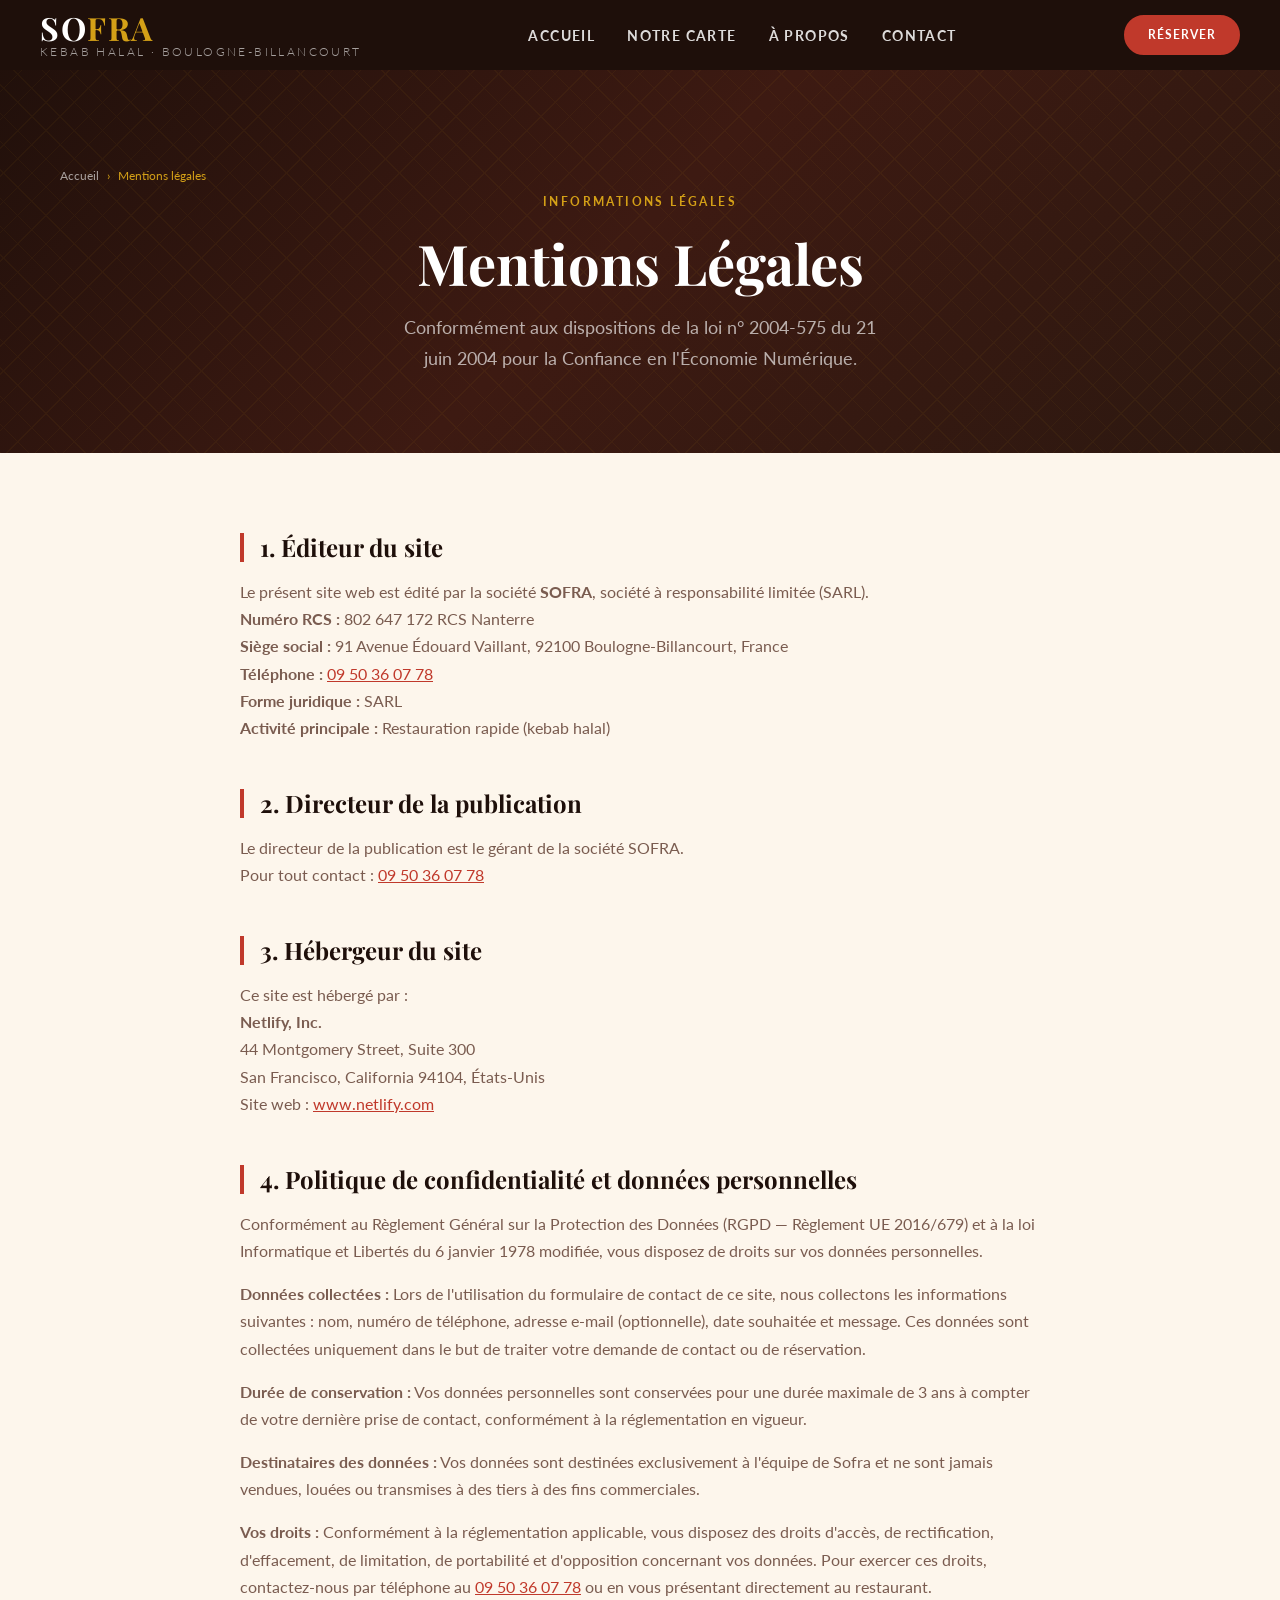
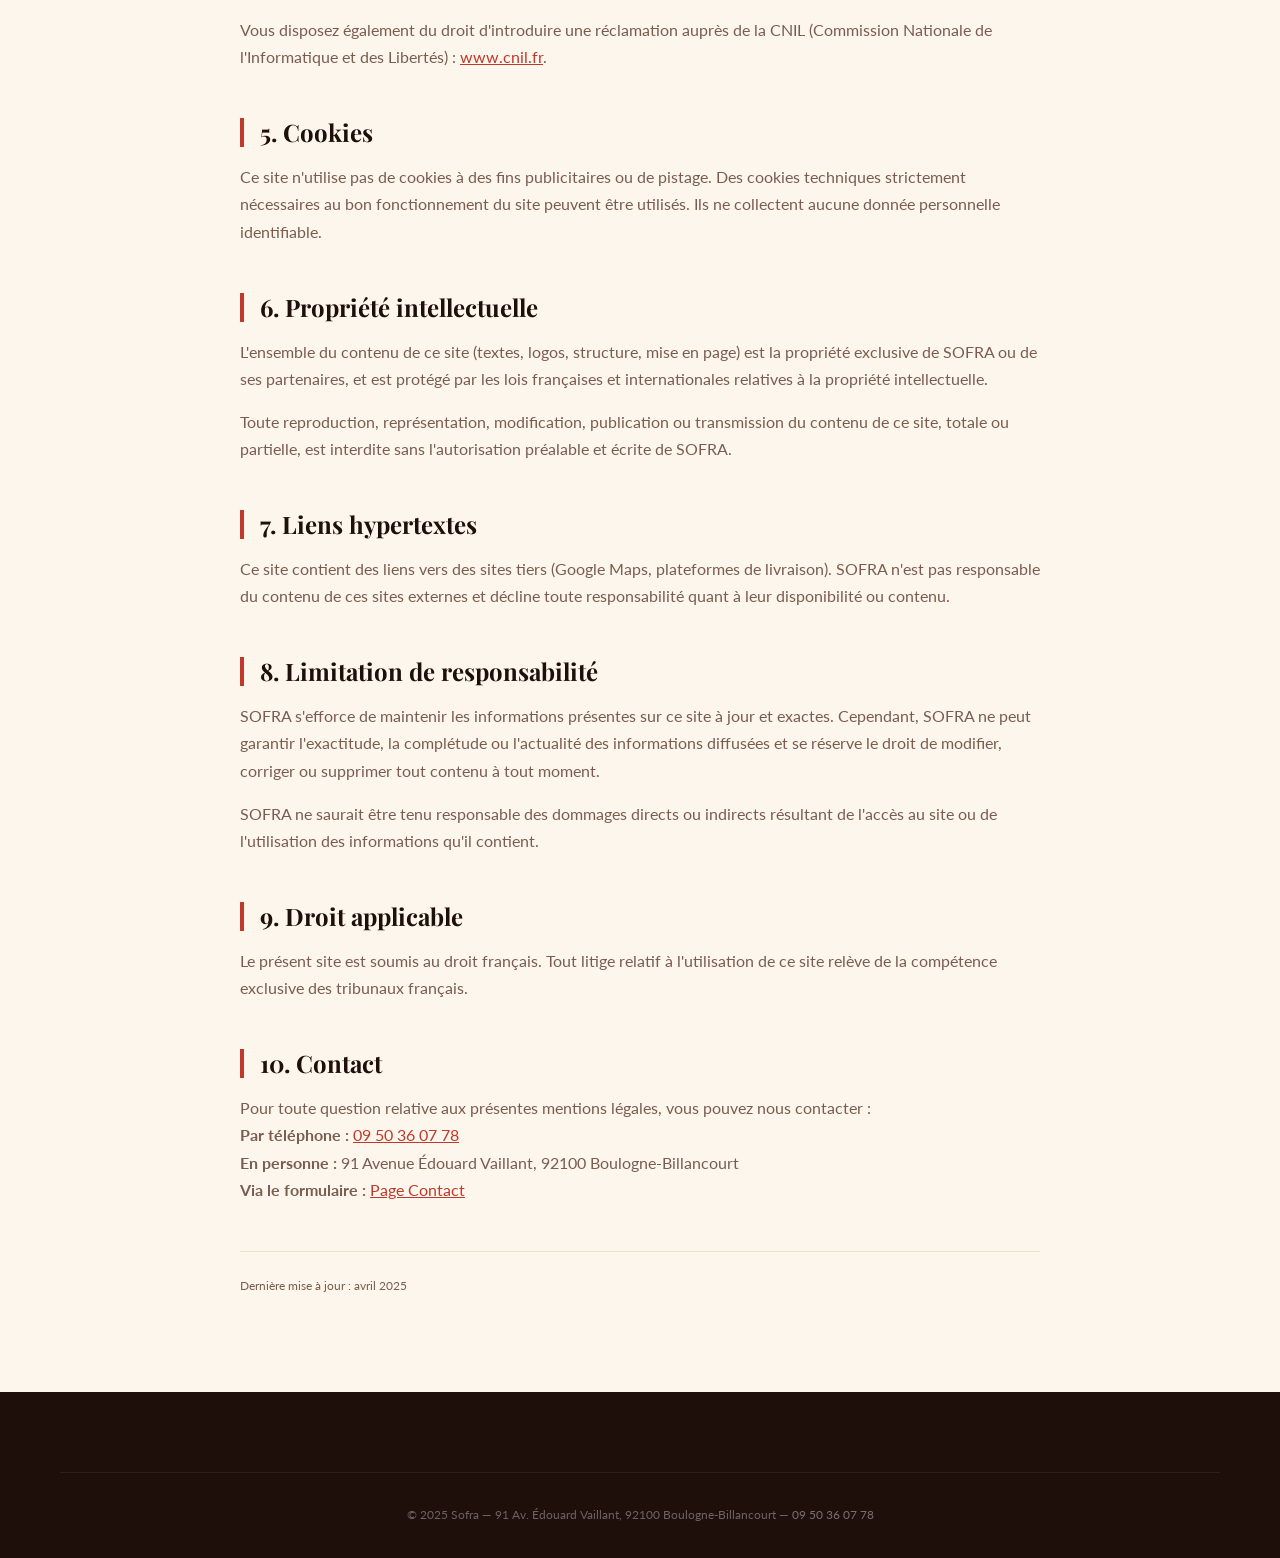
<file: mentions-legales.html>
<!DOCTYPE html>
<html lang="fr">
<head>
  <meta charset="UTF-8" />
  <meta name="viewport" content="width=device-width, initial-scale=1.0" />
  <title>Mentions Légales — Sofra Boulogne-Billancourt</title>
  <meta name="description" content="Mentions légales du site Sofra, restaurant kebab halal au 91 Avenue Édouard Vaillant, 92100 Boulogne-Billancourt." />
  <meta name="robots" content="noindex, follow" />
  <link rel="canonical" href="https://sofra-kebab.netlify.app/mentions-legales.html" />

  <link rel="icon" href="data:image/svg+xml,<svg xmlns='http://www.w3.org/2000/svg' viewBox='0 0 100 100'><text y='.9em' font-size='90'>🥙</text></svg>" />
  
  
  <link rel="preconnect" href="https://fonts.googleapis.com" />
  <link rel="preconnect" href="https://fonts.gstatic.com" crossorigin />
  <link href="https://fonts.googleapis.com/css2?family=Playfair+Display:ital,wght@0,400;0,600;0,700;1,400&family=Lato:wght@300;400;700&display=swap" rel="stylesheet" />
  <style>
@import url('https://fonts.googleapis.com/css2?family=Playfair+Display:ital,wght@0,400;0,600;0,700;1,400&family=Lato:wght@300;400;700&display=swap');

:root {
  
  --color-primary:    #C0392B;   
  --color-secondary:  #D4A017;   
  --color-accent:     #8B3A2A;   
  --color-dark:       #1E0F0A;   
  --color-cream:      #FDF6EC;   
  --color-cream-dark: #F0E0C8;   
  --color-text:       #2C1810;   
  --color-text-light: #7A5C50;   
  --color-white:      #FFFFFF;
  --color-success:    #27AE60;
  --color-error:      #E74C3C;

  
  --font-display: 'Playfair Display', Georgia, serif;
  --font-body:    'Lato', 'Helvetica Neue', sans-serif;

  
  --fs-xs:   0.75rem;   
  --fs-sm:   0.875rem;  
  --fs-base: 1rem;      
  --fs-md:   1.125rem;  
  --fs-lg:   1.25rem;   
  --fs-xl:   1.5rem;    
  --fs-2xl:  2rem;      
  --fs-3xl:  2.5rem;    
  --fs-4xl:  3.5rem;    

  
  --spacing-xs:   0.25rem;
  --spacing-sm:   0.5rem;
  --spacing-md:   1rem;
  --spacing-lg:   1.5rem;
  --spacing-xl:   2rem;
  --spacing-2xl:  3rem;
  --spacing-3xl:  5rem;

  
  --radius-sm:  4px;
  --radius-md:  8px;
  --radius-lg:  16px;
  --radius-full: 9999px;

  
  --shadow-sm: 0 2px 8px rgba(30,15,10,0.10);
  --shadow-md: 0 4px 20px rgba(30,15,10,0.15);
  --shadow-lg: 0 8px 40px rgba(30,15,10,0.20);
  --shadow-card: 0 4px 24px rgba(192,57,43,0.12);

  
  --transition-fast: 0.2s ease;
  --transition-base: 0.3s ease;
  --transition-slow: 0.5s ease;

  
  --container-max: 1200px;
  --container-pad: 1.25rem;
  --nav-height: 70px;
}

*,
*::before,
*::after {
  box-sizing: border-box;
  margin: 0;
  padding: 0;
}

html {
  scroll-behavior: smooth;
  font-size: 16px;
  -webkit-text-size-adjust: 100%;
}

body {
  font-family: var(--font-body);
  font-size: var(--fs-base);
  color: var(--color-text);
  background-color: var(--color-cream);
  line-height: 1.7;
  -webkit-font-smoothing: antialiased;
  overflow-x: hidden;
}

img {
  max-width: 100%;
  height: auto;
  display: block;
}

a {
  color: inherit;
  text-decoration: none;
  transition: color var(--transition-fast);
}

ul, ol {
  list-style: none;
}

button,
input,
select,
textarea {
  font-family: inherit;
  font-size: inherit;
}

button {
  cursor: pointer;
  border: none;
  background: none;
}

h1, h2, h3, h4, h5, h6 {
  font-family: var(--font-display);
  font-weight: 700;
  line-height: 1.2;
  color: var(--color-dark);
}

h1 { font-size: var(--fs-4xl); }
h2 { font-size: var(--fs-3xl); }
h3 { font-size: var(--fs-2xl); }
h4 { font-size: var(--fs-xl); }
h5 { font-size: var(--fs-lg); }
h6 { font-size: var(--fs-md); }

p {
  margin-bottom: var(--spacing-md);
  color: var(--color-text-light);
}

p:last-child {
  margin-bottom: 0;
}

.container {
  max-width: var(--container-max);
  margin: 0 auto;
  padding: 0 var(--container-pad);
}

.btn {
  display: inline-flex;
  align-items: center;
  gap: var(--spacing-sm);
  padding: 0.8rem 2rem;
  border-radius: var(--radius-full);
  font-family: var(--font-body);
  font-size: var(--fs-sm);
  font-weight: 700;
  text-transform: uppercase;
  letter-spacing: 0.08em;
  transition: all var(--transition-base);
  cursor: pointer;
  border: 2px solid transparent;
  white-space: nowrap;
}

.btn--primary {
  background: var(--color-primary);
  color: var(--color-white);
  border-color: var(--color-primary);
}

.btn--primary:hover {
  background: var(--color-accent);
  border-color: var(--color-accent);
  transform: translateY(-2px);
  box-shadow: var(--shadow-md);
}

.btn--secondary {
  background: transparent;
  color: var(--color-white);
  border-color: var(--color-white);
}

.btn--secondary:hover {
  background: var(--color-white);
  color: var(--color-primary);
  transform: translateY(-2px);
}

.btn--gold {
  background: var(--color-secondary);
  color: var(--color-dark);
  border-color: var(--color-secondary);
}

.btn--gold:hover {
  background: #B8860B;
  border-color: #B8860B;
  color: var(--color-white);
  transform: translateY(-2px);
  box-shadow: var(--shadow-md);
}

.section-header {
  text-align: center;
  margin-bottom: var(--spacing-3xl);
}

.section-header__eyebrow {
  display: inline-block;
  font-family: var(--font-body);
  font-size: var(--fs-xs);
  font-weight: 700;
  text-transform: uppercase;
  letter-spacing: 0.15em;
  color: var(--color-primary);
  margin-bottom: var(--spacing-sm);
}

.section-header__title {
  font-size: var(--fs-3xl);
  color: var(--color-dark);
  margin-bottom: var(--spacing-md);
}

.section-header__divider {
  display: flex;
  align-items: center;
  justify-content: center;
  gap: var(--spacing-md);
  margin: var(--spacing-md) auto;
}

.section-header__divider::before,
.section-header__divider::after {
  content: '';
  display: block;
  width: 60px;
  height: 1px;
  background: var(--color-secondary);
}

.section-header__divider span {
  color: var(--color-secondary);
  font-size: var(--fs-md);
}

.section-header__subtitle {
  max-width: 600px;
  margin: 0 auto;
  color: var(--color-text-light);
  font-size: var(--fs-md);
}

.badge {
  display: inline-flex;
  align-items: center;
  gap: var(--spacing-xs);
  padding: 0.3rem 0.9rem;
  border-radius: var(--radius-full);
  font-size: var(--fs-xs);
  font-weight: 700;
  text-transform: uppercase;
  letter-spacing: 0.08em;
}

.badge--halal {
  background: #E8F5E9;
  color: #2E7D32;
  border: 1px solid #A5D6A7;
}

.badge--promo {
  background: #FFF3E0;
  color: #E65100;
  border: 1px solid #FFCC80;
}

.text-center { text-align: center; }
.text-primary { color: var(--color-primary); }
.text-gold    { color: var(--color-secondary); }
.mt-auto      { margin-top: auto; }

.sr-only {
  position: absolute;
  width: 1px;
  height: 1px;
  padding: 0;
  margin: -1px;
  overflow: hidden;
  clip: rect(0,0,0,0);
  white-space: nowrap;
  border-width: 0;
}

:focus-visible {
  outline: 3px solid var(--color-secondary);
  outline-offset: 3px;
  border-radius: var(--radius-sm);
}

@media (max-width: 768px) {
  h1 { font-size: var(--fs-3xl); }
  h2 { font-size: var(--fs-2xl); }
  h3 { font-size: var(--fs-xl); }
  .section-header__title { font-size: var(--fs-2xl); }
}

@media (max-width: 480px) {
  :root {
    --container-pad: 1rem;
  }
  h1 { font-size: 2rem; }
  h2 { font-size: var(--fs-xl); }
}

.navbar {
  position: fixed;
  top: 0;
  left: 0;
  right: 0;
  z-index: 1000;
  height: var(--nav-height);
  display: flex;
  align-items: center;
  padding: 0 var(--container-pad);
  transition: background var(--transition-base), box-shadow var(--transition-base);
  background: transparent;
}

.navbar--scrolled {
  background: rgba(30, 15, 10, 0.97);
  backdrop-filter: blur(10px);
  box-shadow: 0 2px 20px rgba(0,0,0,0.3);
}

.navbar--solid {
  background: var(--color-dark);
}

.navbar__inner {
  display: flex;
  align-items: center;
  justify-content: space-between;
  width: 100%;
  max-width: var(--container-max);
  margin: 0 auto;
}

.navbar__logo {
  display: flex;
  flex-direction: column;
  line-height: 1;
  color: var(--color-white);
  transition: opacity var(--transition-fast);
}

.navbar__logo:hover {
  opacity: 0.85;
}

.navbar__logo-name {
  font-family: var(--font-display);
  font-size: var(--fs-2xl);
  font-weight: 700;
  color: var(--color-white);
  letter-spacing: 0.05em;
}

.navbar__logo-name span {
  color: var(--color-secondary);
}

.navbar__logo-tagline {
  font-size: var(--fs-xs);
  font-weight: 300;
  letter-spacing: 0.2em;
  text-transform: uppercase;
  color: rgba(255,255,255,0.6);
  margin-top: 2px;
}

.navbar__nav {
  display: flex;
  align-items: center;
  gap: var(--spacing-xl);
}

.navbar__link {
  font-size: var(--fs-sm);
  font-weight: 700;
  text-transform: uppercase;
  letter-spacing: 0.1em;
  color: rgba(255,255,255,0.85);
  position: relative;
  padding-bottom: 4px;
  transition: color var(--transition-fast);
}

.navbar__link::after {
  content: '';
  position: absolute;
  bottom: 0;
  left: 0;
  right: 100%;
  height: 2px;
  background: var(--color-secondary);
  transition: right var(--transition-base);
}

.navbar__link:hover,
.navbar__link--active {
  color: var(--color-secondary);
}

.navbar__link:hover::after,
.navbar__link--active::after {
  right: 0;
}

.navbar__cta {
  padding: 0.5rem 1.4rem;
  font-size: var(--fs-xs);
}

.navbar__burger {
  display: none;
  flex-direction: column;
  gap: 5px;
  cursor: pointer;
  padding: 4px;
  background: none;
  border: none;
}

.navbar__burger span {
  display: block;
  width: 25px;
  height: 2px;
  background: var(--color-white);
  transition: all var(--transition-base);
  transform-origin: left center;
}

.navbar__burger.is-open span:nth-child(1) {
  transform: rotate(45deg) translateY(-1px);
}
.navbar__burger.is-open span:nth-child(2) {
  opacity: 0;
  transform: scaleX(0);
}
.navbar__burger.is-open span:nth-child(3) {
  transform: rotate(-45deg) translateY(1px);
}

.navbar__mobile-menu {
  display: none;
  position: fixed;
  top: var(--nav-height);
  left: 0;
  right: 0;
  background: rgba(30, 15, 10, 0.98);
  backdrop-filter: blur(12px);
  padding: var(--spacing-xl) var(--container-pad);
  flex-direction: column;
  gap: var(--spacing-md);
  border-top: 1px solid rgba(255,255,255,0.08);
  transform: translateY(-10px);
  opacity: 0;
  transition: all var(--transition-base);
  pointer-events: none;
  z-index: 999;
}

.navbar__mobile-menu.is-open {
  display: flex;
  opacity: 1;
  transform: translateY(0);
  pointer-events: all;
}

.navbar__mobile-link {
  font-size: var(--fs-lg);
  font-family: var(--font-display);
  color: var(--color-white);
  padding: var(--spacing-sm) 0;
  border-bottom: 1px solid rgba(255,255,255,0.08);
  transition: color var(--transition-fast), padding-left var(--transition-fast);
}

.navbar__mobile-link:hover {
  color: var(--color-secondary);
  padding-left: var(--spacing-sm);
}

.navbar__mobile-cta {
  margin-top: var(--spacing-md);
  text-align: center;
}

.hero {
  position: relative;
  height: 100vh;
  min-height: 600px;
  display: flex;
  align-items: center;
  justify-content: center;
  overflow: hidden;
}

.hero__bg {
  position: absolute;
  inset: 0;
  background:
    radial-gradient(ellipse at 30% 50%, rgba(192,57,43,0.35) 0%, transparent 60%),
    radial-gradient(ellipse at 70% 80%, rgba(212,160,23,0.20) 0%, transparent 50%),
    linear-gradient(135deg, #1E0F0A 0%, #3D1A12 40%, #2C1810 70%, #1A0A06 100%);
}

.hero__pattern {
  position: absolute;
  inset: 0;
  opacity: 0.06;
  background-image:
    repeating-linear-gradient(45deg, var(--color-secondary) 0px, var(--color-secondary) 1px, transparent 1px, transparent 20px),
    repeating-linear-gradient(-45deg, var(--color-secondary) 0px, var(--color-secondary) 1px, transparent 1px, transparent 20px);
}

.hero__accent-line {
  position: absolute;
  left: 50%;
  top: 0;
  bottom: 0;
  width: 1px;
  background: linear-gradient(to bottom, transparent, rgba(212,160,23,0.15), transparent);
  transform: translateX(-50%);
}

.hero__content {
  position: relative;
  z-index: 2;
  text-align: center;
  padding: 0 var(--container-pad);
  max-width: 800px;
  animation: heroFadeIn 0.9s ease forwards;
}

@keyframes heroFadeIn {
  from {
    opacity: 0;
    transform: translateY(24px);
  }
  to {
    opacity: 1;
    transform: translateY(0);
  }
}

.hero__eyebrow {
  display: inline-flex;
  align-items: center;
  gap: var(--spacing-sm);
  font-size: var(--fs-xs);
  font-weight: 700;
  text-transform: uppercase;
  letter-spacing: 0.2em;
  color: var(--color-secondary);
  margin-bottom: var(--spacing-lg);
  animation: heroFadeIn 0.9s ease 0.15s both;
}

.hero__eyebrow::before,
.hero__eyebrow::after {
  content: '✦';
  font-size: 8px;
}

.hero__title {
  font-family: var(--font-display);
  font-size: clamp(3rem, 8vw, 6rem);
  font-weight: 700;
  color: var(--color-white);
  line-height: 1.05;
  margin-bottom: var(--spacing-md);
  animation: heroFadeIn 0.9s ease 0.25s both;
}

.hero__title span {
  color: var(--color-secondary);
  font-style: italic;
}

.hero__subtitle {
  font-size: clamp(var(--fs-md), 2.5vw, var(--fs-lg));
  font-weight: 300;
  color: rgba(255,255,255,0.75);
  margin-bottom: var(--spacing-2xl);
  animation: heroFadeIn 0.9s ease 0.35s both;
}

.hero__subtitle strong {
  font-weight: 700;
  color: rgba(255,255,255,0.95);
}

.hero__actions {
  display: flex;
  align-items: center;
  justify-content: center;
  gap: var(--spacing-md);
  flex-wrap: wrap;
  animation: heroFadeIn 0.9s ease 0.45s both;
}

.hero__meta {
  position: absolute;
  bottom: var(--spacing-xl);
  left: 0;
  right: 0;
  display: flex;
  justify-content: center;
  gap: var(--spacing-2xl);
  z-index: 2;
  animation: heroFadeIn 0.9s ease 0.6s both;
}

.hero__meta-item {
  text-align: center;
  color: rgba(255,255,255,0.7);
}

.hero__meta-value {
  display: block;
  font-family: var(--font-display);
  font-size: var(--fs-xl);
  font-weight: 700;
  color: var(--color-secondary);
}

.hero__meta-label {
  font-size: var(--fs-xs);
  text-transform: uppercase;
  letter-spacing: 0.12em;
}

.hero__scroll {
  position: absolute;
  bottom: var(--spacing-2xl);
  right: var(--spacing-2xl);
  display: flex;
  flex-direction: column;
  align-items: center;
  gap: var(--spacing-sm);
  z-index: 2;
  color: rgba(255,255,255,0.4);
}

.hero__scroll-line {
  width: 1px;
  height: 50px;
  background: linear-gradient(to bottom, transparent, var(--color-secondary));
  animation: scrollPulse 2s ease infinite;
}

@keyframes scrollPulse {
  0%, 100% { opacity: 0.4; transform: scaleY(1); }
  50% { opacity: 1; transform: scaleY(1.1); }
}

.page-hero {
  position: relative;
  padding: calc(var(--nav-height) + var(--spacing-3xl)) 0 var(--spacing-3xl);
  background:
    linear-gradient(135deg, #1E0F0A 0%, #3D1A12 50%, #2C1810 100%);
  text-align: center;
  overflow: hidden;
}

.page-hero::before {
  content: '';
  position: absolute;
  inset: 0;
  opacity: 0.05;
  background-image:
    repeating-linear-gradient(45deg, var(--color-secondary) 0, var(--color-secondary) 1px, transparent 1px, transparent 20px),
    repeating-linear-gradient(-45deg, var(--color-secondary) 0, var(--color-secondary) 1px, transparent 1px, transparent 20px);
}

.page-hero__content {
  position: relative;
  z-index: 1;
}

.page-hero__eyebrow {
  display: inline-block;
  font-size: var(--fs-xs);
  font-weight: 700;
  text-transform: uppercase;
  letter-spacing: 0.2em;
  color: var(--color-secondary);
  margin-bottom: var(--spacing-md);
}

.page-hero__title {
  font-family: var(--font-display);
  font-size: var(--fs-4xl);
  color: var(--color-white);
  margin-bottom: var(--spacing-md);
}

.page-hero__subtitle {
  color: rgba(255,255,255,0.65);
  font-size: var(--fs-md);
  max-width: 500px;
  margin: 0 auto;
}

@media (max-width: 1024px) {
  .navbar__nav {
    gap: var(--spacing-lg);
  }
}

@media (max-width: 768px) {
  .navbar__nav,
  .navbar__cta {
    display: none;
  }

  .navbar__burger {
    display: flex;
  }

  .hero__meta {
    gap: var(--spacing-xl);
  }

  .hero__scroll {
    display: none;
  }
}

@media (max-width: 480px) {
  .hero__meta {
    gap: var(--spacing-lg);
  }

  .hero__meta-value {
    font-size: var(--fs-lg);
  }

  .hero__actions {
    flex-direction: column;
    align-items: center;
    gap: var(--spacing-sm);
  }

  .hero__actions .btn {
    width: 100%;
    max-width: 280px;
    justify-content: center;
  }

  .page-hero__title {
    font-size: var(--fs-3xl);
  }
}

.section {
  padding: var(--spacing-3xl) 0;
}

.section--dark {
  background: var(--color-dark);
  color: var(--color-white);
}

.section--dark h2,
.section--dark h3,
.section--dark h4 {
  color: var(--color-white);
}

.section--dark p {
  color: rgba(255,255,255,0.65);
}

.section--dark .section-header__eyebrow {
  color: var(--color-secondary);
}

.section--cream {
  background: var(--color-cream);
}

.section--cream-dark {
  background: var(--color-cream-dark);
}

.section--brick {
  background: var(--color-primary);
  color: var(--color-white);
}

.features {
  display: grid;
  grid-template-columns: repeat(4, 1fr);
  gap: var(--spacing-xl);
  margin-top: var(--spacing-2xl);
}

.feature-card {
  background: var(--color-white);
  border-radius: var(--radius-lg);
  padding: var(--spacing-xl) var(--spacing-lg);
  text-align: center;
  box-shadow: var(--shadow-sm);
  border: 1px solid rgba(192,57,43,0.08);
  transition: all var(--transition-base);
  position: relative;
  overflow: hidden;
}

.feature-card::before {
  content: '';
  position: absolute;
  bottom: 0;
  left: 0;
  right: 0;
  height: 3px;
  background: linear-gradient(90deg, var(--color-primary), var(--color-secondary));
  transform: scaleX(0);
  transition: transform var(--transition-base);
}

.feature-card:hover {
  transform: translateY(-6px);
  box-shadow: var(--shadow-card);
}

.feature-card:hover::before {
  transform: scaleX(1);
}

.feature-card__icon {
  font-size: 2.5rem;
  margin-bottom: var(--spacing-md);
  display: block;
}

.feature-card__title {
  font-family: var(--font-display);
  font-size: var(--fs-lg);
  font-weight: 600;
  color: var(--color-dark);
  margin-bottom: var(--spacing-sm);
}

.feature-card__text {
  font-size: var(--fs-sm);
  color: var(--color-text-light);
  margin: 0;
}

.menu-section {
  padding: var(--spacing-3xl) 0;
  background: var(--color-cream);
}

.menu-categories {
  display: flex;
  align-items: center;
  justify-content: center;
  gap: var(--spacing-sm);
  margin-bottom: var(--spacing-2xl);
  flex-wrap: wrap;
}

.menu-tab {
  padding: 0.5rem 1.4rem;
  border-radius: var(--radius-full);
  font-size: var(--fs-sm);
  font-weight: 700;
  text-transform: uppercase;
  letter-spacing: 0.06em;
  background: transparent;
  color: var(--color-text-light);
  border: 2px solid var(--color-cream-dark);
  cursor: pointer;
  transition: all var(--transition-fast);
}

.menu-tab:hover,
.menu-tab.is-active {
  background: var(--color-primary);
  border-color: var(--color-primary);
  color: var(--color-white);
}

.menu-grid {
  display: grid;
  grid-template-columns: repeat(3, 1fr);
  gap: var(--spacing-xl);
}

.dish-card {
  background: var(--color-white);
  border-radius: var(--radius-lg);
  overflow: hidden;
  box-shadow: var(--shadow-sm);
  border: 1px solid rgba(0,0,0,0.04);
  transition: all var(--transition-base);
  display: flex;
  flex-direction: column;
}

.dish-card:hover {
  transform: translateY(-4px);
  box-shadow: var(--shadow-card);
}

.dish-card__emoji {
  background: linear-gradient(135deg, var(--color-cream-dark), var(--color-cream));
  display: flex;
  align-items: center;
  justify-content: center;
  font-size: 3.5rem;
  padding: var(--spacing-xl);
  height: 140px;
  border-bottom: 1px solid rgba(0,0,0,0.04);
}

.dish-card__body {
  padding: var(--spacing-lg);
  display: flex;
  flex-direction: column;
  flex: 1;
}

.dish-card__badges {
  display: flex;
  gap: var(--spacing-xs);
  margin-bottom: var(--spacing-sm);
  flex-wrap: wrap;
}

.dish-card__name {
  font-family: var(--font-display);
  font-size: var(--fs-lg);
  font-weight: 600;
  color: var(--color-dark);
  margin-bottom: var(--spacing-sm);
}

.dish-card__desc {
  font-size: var(--fs-sm);
  color: var(--color-text-light);
  line-height: 1.6;
  flex: 1;
  margin: 0;
}

.dish-card__footer {
  display: flex;
  align-items: center;
  justify-content: space-between;
  margin-top: var(--spacing-md);
  padding-top: var(--spacing-md);
  border-top: 1px solid var(--color-cream-dark);
}

.dish-card__price {
  font-family: var(--font-display);
  font-size: var(--fs-xl);
  font-weight: 700;
  color: var(--color-primary);
}

.dish-card__tag {
  font-size: var(--fs-xs);
  font-weight: 700;
  text-transform: uppercase;
  letter-spacing: 0.08em;
  color: var(--color-text-light);
  background: var(--color-cream);
  padding: 0.2rem 0.6rem;
  border-radius: var(--radius-sm);
}

.menu-category-title {
  font-family: var(--font-display);
  font-size: var(--fs-2xl);
  color: var(--color-dark);
  margin-bottom: var(--spacing-xl);
  display: flex;
  align-items: center;
  gap: var(--spacing-md);
}

.menu-category-title::after {
  content: '';
  flex: 1;
  height: 1px;
  background: var(--color-cream-dark);
}

.specialites-grid {
  display: grid;
  grid-template-columns: repeat(3, 1fr);
  gap: var(--spacing-xl);
}

.specialite-card {
  background: var(--color-white);
  border-radius: var(--radius-lg);
  overflow: hidden;
  box-shadow: var(--shadow-sm);
  transition: all var(--transition-base);
  border: 1px solid rgba(0,0,0,0.04);
}

.specialite-card:hover {
  transform: translateY(-6px);
  box-shadow: var(--shadow-card);
}

.specialite-card__visual {
  background: linear-gradient(135deg, var(--color-primary) 0%, var(--color-accent) 100%);
  display: flex;
  align-items: center;
  justify-content: center;
  font-size: 4rem;
  height: 160px;
  position: relative;
}

.specialite-card__visual--gold {
  background: linear-gradient(135deg, #D4A017 0%, #B8860B 100%);
}

.specialite-card__visual--dark {
  background: linear-gradient(135deg, #3D1A12 0%, #1E0F0A 100%);
}

.specialite-card__body {
  padding: var(--spacing-lg);
}

.specialite-card__name {
  font-family: var(--font-display);
  font-size: var(--fs-xl);
  font-weight: 700;
  color: var(--color-dark);
  margin-bottom: var(--spacing-sm);
}

.specialite-card__desc {
  font-size: var(--fs-sm);
  color: var(--color-text-light);
  margin: 0;
}

.avis-section {
  background: var(--color-dark);
  padding: var(--spacing-3xl) 0;
}

.avis-grid {
  display: grid;
  grid-template-columns: repeat(3, 1fr);
  gap: var(--spacing-xl);
}

.avis-card {
  background: rgba(255,255,255,0.04);
  border: 1px solid rgba(255,255,255,0.08);
  border-radius: var(--radius-lg);
  padding: var(--spacing-xl);
  transition: all var(--transition-base);
}

.avis-card:hover {
  background: rgba(255,255,255,0.07);
  border-color: rgba(212,160,23,0.2);
  transform: translateY(-4px);
}

.avis-card__stars {
  color: var(--color-secondary);
  font-size: var(--fs-md);
  margin-bottom: var(--spacing-md);
  letter-spacing: 2px;
}

.avis-card__text {
  font-size: var(--fs-sm);
  color: rgba(255,255,255,0.7);
  line-height: 1.7;
  font-style: italic;
  margin-bottom: var(--spacing-lg);
}

.avis-card__author {
  display: flex;
  align-items: center;
  gap: var(--spacing-md);
}

.avis-card__avatar {
  width: 44px;
  height: 44px;
  border-radius: 50%;
  background: linear-gradient(135deg, var(--color-primary), var(--color-secondary));
  display: flex;
  align-items: center;
  justify-content: center;
  font-family: var(--font-display);
  font-weight: 700;
  color: var(--color-white);
  font-size: var(--fs-md);
  flex-shrink: 0;
}

.avis-card__info strong {
  display: block;
  font-size: var(--fs-sm);
  font-weight: 700;
  color: var(--color-white);
}

.avis-card__info span {
  font-size: var(--fs-xs);
  color: rgba(255,255,255,0.4);
}

.avis-card__source {
  display: flex;
  align-items: center;
  gap: var(--spacing-xs);
  font-size: var(--fs-xs);
  color: rgba(255,255,255,0.3);
  margin-top: var(--spacing-sm);
}

.rating-global {
  text-align: center;
  margin-bottom: var(--spacing-2xl);
}

.rating-global__score {
  font-family: var(--font-display);
  font-size: 5rem;
  font-weight: 700;
  color: var(--color-secondary);
  line-height: 1;
}

.rating-global__stars {
  font-size: var(--fs-xl);
  color: var(--color-secondary);
  letter-spacing: 3px;
  margin: var(--spacing-sm) 0;
}

.rating-global__count {
  font-size: var(--fs-sm);
  color: rgba(255,255,255,0.5);
}

.cta-band {
  background: linear-gradient(135deg, var(--color-primary) 0%, var(--color-accent) 100%);
  padding: var(--spacing-3xl) 0;
  text-align: center;
  position: relative;
  overflow: hidden;
}

.cta-band::before {
  content: '';
  position: absolute;
  inset: 0;
  opacity: 0.05;
  background-image:
    repeating-linear-gradient(45deg, white 0, white 1px, transparent 1px, transparent 15px),
    repeating-linear-gradient(-45deg, white 0, white 1px, transparent 1px, transparent 15px);
}

.cta-band__content {
  position: relative;
  z-index: 1;
}

.cta-band__title {
  font-family: var(--font-display);
  font-size: var(--fs-3xl);
  color: var(--color-white);
  margin-bottom: var(--spacing-md);
}

.cta-band__text {
  color: rgba(255,255,255,0.8);
  font-size: var(--fs-md);
  margin-bottom: var(--spacing-xl);
}

.cta-band__actions {
  display: flex;
  gap: var(--spacing-md);
  justify-content: center;
  flex-wrap: wrap;
}

.horaires-widget {
  background: var(--color-white);
  border-radius: var(--radius-lg);
  padding: var(--spacing-xl);
  box-shadow: var(--shadow-md);
}

.horaires-widget__title {
  font-family: var(--font-display);
  font-size: var(--fs-xl);
  margin-bottom: var(--spacing-lg);
  color: var(--color-dark);
  display: flex;
  align-items: center;
  gap: var(--spacing-sm);
}

.horaires-widget__list {
  display: flex;
  flex-direction: column;
  gap: var(--spacing-sm);
}

.horaires-widget__row {
  display: flex;
  justify-content: space-between;
  align-items: center;
  padding: var(--spacing-xs) 0;
  border-bottom: 1px solid var(--color-cream-dark);
  font-size: var(--fs-sm);
}

.horaires-widget__row:last-child {
  border-bottom: none;
}

.horaires-widget__day {
  font-weight: 700;
  color: var(--color-text);
}

.horaires-widget__time {
  color: var(--color-primary);
  font-weight: 700;
}

.horaires-widget__status {
  display: inline-flex;
  align-items: center;
  gap: 6px;
  font-size: var(--fs-xs);
  font-weight: 700;
  text-transform: uppercase;
  letter-spacing: 0.1em;
  color: var(--color-success);
  margin-top: var(--spacing-md);
}

.horaires-widget__status::before {
  content: '';
  display: block;
  width: 8px;
  height: 8px;
  border-radius: 50%;
  background: var(--color-success);
  animation: pulse 2s ease infinite;
}

@keyframes pulse {
  0%, 100% { opacity: 1; transform: scale(1); }
  50% { opacity: 0.5; transform: scale(1.3); }
}

.form-section {
  background: var(--color-cream);
  padding: var(--spacing-3xl) 0;
}

.form-wrapper {
  max-width: 650px;
  margin: 0 auto;
  background: var(--color-white);
  border-radius: var(--radius-lg);
  padding: var(--spacing-2xl);
  box-shadow: var(--shadow-md);
}

.form-group {
  margin-bottom: var(--spacing-lg);
}

.form-group label {
  display: block;
  font-size: var(--fs-sm);
  font-weight: 700;
  color: var(--color-text);
  margin-bottom: var(--spacing-sm);
  text-transform: uppercase;
  letter-spacing: 0.06em;
}

.form-group label .required {
  color: var(--color-primary);
  margin-left: 2px;
}

.form-control {
  width: 100%;
  padding: 0.85rem 1.1rem;
  border: 2px solid var(--color-cream-dark);
  border-radius: var(--radius-md);
  font-size: var(--fs-base);
  color: var(--color-text);
  background: var(--color-cream);
  transition: border-color var(--transition-fast), box-shadow var(--transition-fast), background var(--transition-fast);
  appearance: none;
}

.form-control:focus {
  outline: none;
  border-color: var(--color-primary);
  background: var(--color-white);
  box-shadow: 0 0 0 4px rgba(192,57,43,0.1);
}

.form-control.is-error {
  border-color: var(--color-error);
  box-shadow: 0 0 0 4px rgba(231,76,60,0.1);
}

.form-control.is-success {
  border-color: var(--color-success);
}

textarea.form-control {
  resize: vertical;
  min-height: 130px;
}

.form-row {
  display: grid;
  grid-template-columns: 1fr 1fr;
  gap: var(--spacing-lg);
}

.form-error-msg {
  display: none;
  font-size: var(--fs-xs);
  color: var(--color-error);
  margin-top: var(--spacing-xs);
  font-weight: 700;
}

.form-group.has-error .form-error-msg {
  display: block;
}

.form-success {
  display: none;
  background: #E8F5E9;
  border: 1px solid #A5D6A7;
  border-radius: var(--radius-md);
  padding: var(--spacing-lg);
  text-align: center;
  color: #2E7D32;
}

.form-success.is-visible {
  display: block;
}

.form-success__icon {
  font-size: 2.5rem;
  margin-bottom: var(--spacing-sm);
}

.form-privacy {
  font-size: var(--fs-xs);
  color: var(--color-text-light);
  text-align: center;
  margin-top: var(--spacing-md);
}

.contact-grid {
  display: grid;
  grid-template-columns: 1fr 1fr;
  gap: var(--spacing-2xl);
  align-items: start;
}

.contact-info__item {
  display: flex;
  align-items: flex-start;
  gap: var(--spacing-md);
  margin-bottom: var(--spacing-lg);
}

.contact-info__icon {
  width: 44px;
  height: 44px;
  border-radius: var(--radius-md);
  background: rgba(192,57,43,0.1);
  display: flex;
  align-items: center;
  justify-content: center;
  font-size: 1.3rem;
  flex-shrink: 0;
}

.contact-info__label {
  font-size: var(--fs-xs);
  font-weight: 700;
  text-transform: uppercase;
  letter-spacing: 0.1em;
  color: var(--color-text-light);
  margin-bottom: 4px;
}

.contact-info__value {
  font-size: var(--fs-base);
  font-weight: 700;
  color: var(--color-dark);
}

.contact-info__value a {
  color: var(--color-primary);
  transition: color var(--transition-fast);
}

.contact-info__value a:hover {
  color: var(--color-accent);
}

.footer {
  background: var(--color-dark);
  color: rgba(255,255,255,0.65);
  padding: var(--spacing-3xl) 0 0;
}

.footer__grid {
  display: grid;
  grid-template-columns: 2fr 1fr 1fr 1.5fr;
  gap: var(--spacing-2xl);
  padding-bottom: var(--spacing-3xl);
}

.footer__brand-name {
  font-family: var(--font-display);
  font-size: var(--fs-2xl);
  font-weight: 700;
  color: var(--color-white);
  letter-spacing: 0.05em;
  margin-bottom: var(--spacing-sm);
}

.footer__brand-name span {
  color: var(--color-secondary);
}

.footer__brand-tagline {
  font-size: var(--fs-xs);
  text-transform: uppercase;
  letter-spacing: 0.2em;
  color: rgba(255,255,255,0.35);
  margin-bottom: var(--spacing-md);
}

.footer__brand-desc {
  font-size: var(--fs-sm);
  line-height: 1.7;
  margin-bottom: var(--spacing-lg);
}

.footer__social {
  display: flex;
  gap: var(--spacing-sm);
}

.footer__social-link {
  width: 38px;
  height: 38px;
  border-radius: var(--radius-sm);
  background: rgba(255,255,255,0.07);
  border: 1px solid rgba(255,255,255,0.1);
  display: flex;
  align-items: center;
  justify-content: center;
  font-size: var(--fs-md);
  transition: all var(--transition-fast);
  color: var(--color-white);
  text-decoration: none;
}

.footer__social-link:hover {
  background: var(--color-primary);
  border-color: var(--color-primary);
  transform: translateY(-3px);
}

.footer__col-title {
  font-family: var(--font-display);
  font-size: var(--fs-lg);
  font-weight: 600;
  color: var(--color-white);
  margin-bottom: var(--spacing-lg);
  position: relative;
  padding-bottom: var(--spacing-sm);
}

.footer__col-title::after {
  content: '';
  position: absolute;
  bottom: 0;
  left: 0;
  width: 30px;
  height: 2px;
  background: var(--color-secondary);
}

.footer__links {
  display: flex;
  flex-direction: column;
  gap: var(--spacing-sm);
}

.footer__link {
  font-size: var(--fs-sm);
  color: rgba(255,255,255,0.55);
  transition: all var(--transition-fast);
  display: flex;
  align-items: center;
  gap: var(--spacing-xs);
}

.footer__link:hover {
  color: var(--color-secondary);
  padding-left: 6px;
}

.footer__map {
  border-radius: var(--radius-md);
  overflow: hidden;
  border: 1px solid rgba(255,255,255,0.08);
  margin-bottom: var(--spacing-md);
}

.footer__map iframe {
  display: block;
  width: 100%;
  height: 180px;
  filter: grayscale(30%) invert(10%);
}

.footer__address {
  font-size: var(--fs-sm);
  line-height: 1.6;
  color: rgba(255,255,255,0.55);
}

.footer__address strong {
  color: rgba(255,255,255,0.85);
}

.footer__bottom {
  border-top: 1px solid rgba(255,255,255,0.07);
  padding: var(--spacing-lg) 0;
  display: flex;
  align-items: center;
  justify-content: space-between;
  gap: var(--spacing-md);
}

.footer__copy {
  font-size: var(--fs-xs);
  color: rgba(255,255,255,0.35);
}

.footer__legal-links {
  display: flex;
  gap: var(--spacing-lg);
}

.footer__legal-link {
  font-size: var(--fs-xs);
  color: rgba(255,255,255,0.35);
  transition: color var(--transition-fast);
}

.footer__legal-link:hover {
  color: var(--color-secondary);
}

.apropos-intro {
  display: grid;
  grid-template-columns: 1fr 1fr;
  gap: var(--spacing-3xl);
  align-items: center;
}

.apropos-intro__visual {
  position: relative;
  border-radius: var(--radius-lg);
  overflow: hidden;
}

.apropos-intro__emoji-bg {
  background: linear-gradient(135deg, var(--color-primary) 0%, var(--color-accent) 100%);
  height: 420px;
  display: flex;
  align-items: center;
  justify-content: center;
  font-size: 8rem;
  border-radius: var(--radius-lg);
  position: relative;
}

.apropos-intro__badge-flottant {
  position: absolute;
  bottom: var(--spacing-lg);
  right: var(--spacing-lg);
  background: var(--color-secondary);
  color: var(--color-dark);
  border-radius: var(--radius-md);
  padding: var(--spacing-md) var(--spacing-lg);
  text-align: center;
  font-weight: 700;
}

.apropos-intro__badge-flottant .big {
  display: block;
  font-family: var(--font-display);
  font-size: var(--fs-2xl);
}

.apropos-intro__badge-flottant .small {
  font-size: var(--fs-xs);
  text-transform: uppercase;
  letter-spacing: 0.1em;
}

.apropos-intro__eyebrow {
  font-size: var(--fs-xs);
  font-weight: 700;
  text-transform: uppercase;
  letter-spacing: 0.2em;
  color: var(--color-primary);
  margin-bottom: var(--spacing-sm);
}

.apropos-intro__title {
  font-size: var(--fs-3xl);
  color: var(--color-dark);
  margin-bottom: var(--spacing-lg);
}

.apropos-intro__text {
  font-size: var(--fs-md);
  line-height: 1.8;
  color: var(--color-text-light);
  margin-bottom: var(--spacing-lg);
}

.valeurs-grid {
  display: grid;
  grid-template-columns: repeat(3, 1fr);
  gap: var(--spacing-xl);
}

.valeur-card {
  text-align: center;
  padding: var(--spacing-xl);
  background: var(--color-white);
  border-radius: var(--radius-lg);
  box-shadow: var(--shadow-sm);
  border: 1px solid rgba(0,0,0,0.04);
  transition: all var(--transition-base);
}

.valeur-card:hover {
  transform: translateY(-4px);
  box-shadow: var(--shadow-card);
}

.valeur-card__icon {
  font-size: 2.5rem;
  margin-bottom: var(--spacing-md);
}

.valeur-card__title {
  font-family: var(--font-display);
  font-size: var(--fs-lg);
  color: var(--color-dark);
  margin-bottom: var(--spacing-sm);
}

.valeur-card__text {
  font-size: var(--fs-sm);
  color: var(--color-text-light);
  margin: 0;
}

.legal-content {
  max-width: 800px;
  margin: 0 auto;
  padding: var(--spacing-3xl) 0;
}

.legal-content h2 {
  font-size: var(--fs-xl);
  color: var(--color-dark);
  margin: var(--spacing-2xl) 0 var(--spacing-md);
  border-left: 4px solid var(--color-primary);
  padding-left: var(--spacing-md);
}

.legal-content h2:first-child {
  margin-top: 0;
}

.legal-content p {
  margin-bottom: var(--spacing-md);
  color: var(--color-text-light);
}

.legal-content a {
  color: var(--color-primary);
  text-decoration: underline;
}

.breadcrumb {
  display: flex;
  align-items: center;
  gap: var(--spacing-sm);
  font-size: var(--fs-xs);
  color: rgba(255,255,255,0.45);
  margin-top: var(--spacing-md);
}

.breadcrumb a {
  color: rgba(255,255,255,0.6);
  transition: color var(--transition-fast);
}

.breadcrumb a:hover {
  color: var(--color-secondary);
}

.breadcrumb span {
  color: var(--color-secondary);
}

@media (max-width: 1024px) {
  .features {
    grid-template-columns: repeat(2, 1fr);
  }

  .footer__grid {
    grid-template-columns: 1fr 1fr;
    gap: var(--spacing-xl);
  }

  .menu-grid {
    grid-template-columns: repeat(2, 1fr);
  }

  .avis-grid {
    grid-template-columns: repeat(2, 1fr);
  }

  .specialites-grid {
    grid-template-columns: repeat(2, 1fr);
  }

  .apropos-intro {
    grid-template-columns: 1fr;
    gap: var(--spacing-xl);
  }

  .valeurs-grid {
    grid-template-columns: repeat(2, 1fr);
  }
}

@media (max-width: 768px) {
  .section {
    padding: var(--spacing-2xl) 0;
  }

  .features {
    grid-template-columns: repeat(2, 1fr);
    gap: var(--spacing-lg);
  }

  .menu-grid {
    grid-template-columns: 1fr;
  }

  .specialites-grid {
    grid-template-columns: 1fr;
  }

  .avis-grid {
    grid-template-columns: 1fr;
  }

  .contact-grid {
    grid-template-columns: 1fr;
  }

  .form-row {
    grid-template-columns: 1fr;
  }

  .footer__grid {
    grid-template-columns: 1fr;
    gap: var(--spacing-xl);
  }

  .footer__bottom {
    flex-direction: column;
    text-align: center;
  }

  .valeurs-grid {
    grid-template-columns: 1fr;
  }

  .cta-band__title {
    font-size: var(--fs-2xl);
  }

  .rating-global__score {
    font-size: 3.5rem;
  }
}

@media (max-width: 480px) {
  .features {
    grid-template-columns: 1fr;
  }

  .menu-categories {
    gap: var(--spacing-xs);
  }

  .menu-tab {
    padding: 0.4rem 0.9rem;
    font-size: var(--fs-xs);
  }

  .form-wrapper {
    padding: var(--spacing-lg);
  }

  .cta-band__actions {
    flex-direction: column;
    align-items: center;
  }
}

/* =====================================================
   MOBILE PATCH — corrections responsive complètes
   ===================================================== */

/* iOS Safari : évite le dépassement 100vh */
@supports (-webkit-touch-callout: none) {
  .hero { height: -webkit-fill-available; min-height: 100svh; }
}

/* ── HERO mobile ── */
@media (max-width: 768px) {
  .hero {
    height: 100svh;
    min-height: 560px;
    padding: 0 1rem;
  }
  .hero__content { max-width: 100%; }
  .hero__title   { font-size: clamp(2.2rem, 9vw, 3.2rem); }
  .hero__subtitle{ font-size: 1rem; margin-bottom: 2rem; }
  .hero__actions { flex-direction: column; align-items: center; gap: .75rem; }
  .hero__actions .btn { width: 100%; max-width: 300px; justify-content: center; font-size: .8rem; padding: .75rem 1.25rem; }
  .hero__meta    { bottom: 1.5rem; gap: 1.5rem; }
  .hero__meta-value { font-size: 1.1rem; }
  .hero__meta-label { font-size: .65rem; }
  .hero__eyebrow { font-size: .65rem; letter-spacing: .12em; margin-bottom: 1rem; }
}

@media (max-width: 480px) {
  .hero__title { font-size: clamp(1.9rem, 10vw, 2.6rem); line-height: 1.1; }
  .hero__meta  { gap: 1rem; }
}

/* ── NAVBAR mobile ── */
@media (max-width: 768px) {
  .navbar { padding: 0 1rem; }
  .navbar__logo-name { font-size: 1.5rem; }
  .navbar__logo-tagline { display: none; }
  .navbar__nav, .navbar__cta { display: none !important; }
  .navbar__burger { display: flex !important; }
}

/* ── SECTIONS padding mobile ── */
@media (max-width: 768px) {
  .section  { padding: 3rem 0; }
  .container{ padding: 0 1rem; }
  .section-header { margin-bottom: 2rem; }
  .section-header__title { font-size: 1.6rem; }
  .section-header__subtitle { font-size: .95rem; }
  .page-hero { padding-top: calc(70px + 2rem); padding-bottom: 2rem; }
  .page-hero__title { font-size: 1.8rem; }
}

/* ── FEATURES grid 1 col sur mobile ── */
@media (max-width: 600px) {
  .features { grid-template-columns: 1fr !important; gap: 1rem; }
  .feature-card { padding: 1.5rem 1rem; }
}
@media (min-width: 601px) and (max-width: 900px) {
  .features { grid-template-columns: repeat(2, 1fr) !important; }
}

/* ── SPÉCIALITÉS / VALEURS ── */
@media (max-width: 768px) {
  .specialites-grid { grid-template-columns: 1fr !important; gap: 1rem; }
  .valeurs-grid     { grid-template-columns: 1fr !important; gap: 1rem; }
  .apropos-intro    { grid-template-columns: 1fr !important; gap: 2rem; }
  .apropos-intro__emoji-bg { height: 260px; font-size: 5rem; }
}

/* ── MENU grid ── */
@media (max-width: 768px) {
  .menu-grid { grid-template-columns: 1fr !important; }
  .menu-categories { gap: .4rem; }
  .menu-tab { padding: .4rem .8rem; font-size: .7rem; }
}

/* ── AVIS grid ── */
@media (max-width: 768px) {
  .avis-grid { grid-template-columns: 1fr !important; gap: 1rem; }
  .rating-global__score { font-size: 3rem; }
}

/* ── CONTACT grid ── */
@media (max-width: 768px) {
  .contact-grid { grid-template-columns: 1fr !important; gap: 2rem; }
  .form-row     { grid-template-columns: 1fr !important; gap: 1rem; }
  .form-wrapper { padding: 1.25rem; }
}

/* ── HORAIRES + ACCESS grid ── */
@media (max-width: 768px) {
  #main-content .container > div[style*="grid-template-columns:1fr 1fr"] {
    display: block !important;
  }
  .horaires-widget { margin-bottom: 2rem; }
}

/* ── CTA BAND ── */
@media (max-width: 768px) {
  .cta-band { padding: 2.5rem 0; }
  .cta-band__title { font-size: 1.5rem; }
  .cta-band__actions { flex-direction: column; align-items: center; gap: .75rem; }
  .cta-band__actions .btn { width: 100%; max-width: 280px; justify-content: center; }
}

/* ── FOOTER ── */
@media (max-width: 768px) {
  .footer { padding-top: 2.5rem; }
  .footer__grid { grid-template-columns: 1fr !important; gap: 2rem; }
  .footer__map iframe { height: 160px; }
  .footer__bottom { flex-direction: column; text-align: center; gap: .5rem; }
  .footer__legal-links { justify-content: center; }
  .footer__brand-name { font-size: 1.5rem; }
}

/* ── MENTIONS LÉGALES ── */
@media (max-width: 768px) {
  .legal-content { padding: 2rem 0; }
  .legal-content h2 { font-size: 1.1rem; }
}

/* ── Accès/horaires section (index) inline fix ── */
@media (max-width: 900px) {
  .section--cream .container > div[style*="grid-template-columns:1fr 1fr"] {
    grid-template-columns: 1fr !important;
  }
}

/* Scroll indicator caché sur mobile */
@media (max-width: 768px) {
  .hero__scroll { display: none; }
}


/* ── MOBILE MENU fix bulletproof ── */
.navbar__mobile-menu {
  display: flex !important;
  flex-direction: column;
  position: fixed;
  top: 70px;
  left: 0;
  right: 0;
  background: rgba(20, 10, 6, 0.99);
  padding: 1.5rem 1.25rem 2rem;
  gap: 0;
  z-index: 999;
  border-top: 1px solid rgba(255,255,255,0.08);
  /* Caché par défaut via visibility + transform */
  visibility: hidden;
  opacity: 0;
  transform: translateY(-8px);
  pointer-events: none;
  transition: opacity 0.25s ease, transform 0.25s ease, visibility 0.25s;
  max-height: calc(100vh - 70px);
  overflow-y: auto;
}
.navbar__mobile-menu.is-open {
  visibility: visible !important;
  opacity: 1 !important;
  transform: translateY(0) !important;
  pointer-events: all !important;
}
.navbar__mobile-link {
  font-size: 1.2rem;
  font-family: 'Playfair Display', Georgia, serif;
  color: rgba(255,255,255,0.9);
  padding: 1rem 0;
  border-bottom: 1px solid rgba(255,255,255,0.07);
  text-decoration: none;
  display: block;
  transition: color 0.2s, padding-left 0.2s;
}
.navbar__mobile-link:last-of-type { border-bottom: none; }
.navbar__mobile-link:hover { color: #D4A017; padding-left: .5rem; }
.navbar__mobile-cta { margin-top: 1.25rem; }
.navbar__mobile-cta .btn {
  width: 100%;
  justify-content: center;
  text-align: center;
  display: flex;
}
/* Burger */
.navbar__burger {
  display: none;
  flex-direction: column;
  gap: 5px;
  cursor: pointer;
  padding: 6px;
  background: none;
  border: none;
  -webkit-tap-highlight-color: transparent;
}
.navbar__burger span {
  display: block;
  width: 24px;
  height: 2px;
  background: #fff;
  border-radius: 2px;
  transition: transform 0.3s, opacity 0.3s;
  transform-origin: center;
}
.navbar__burger.is-open span:nth-child(1) { transform: translateY(7px) rotate(45deg); }
.navbar__burger.is-open span:nth-child(2) { opacity: 0; transform: scaleX(0); }
.navbar__burger.is-open span:nth-child(3) { transform: translateY(-7px) rotate(-45deg); }
@media (max-width: 768px) {
  .navbar__nav, .navbar__cta { display: none !important; }
  .navbar__burger { display: flex !important; }
}

  </style>
</head>

<body>

  <!-- NAVBAR -->
  <header>
    <nav class="navbar navbar--solid" role="navigation" aria-label="Navigation principale">
      <div class="navbar__inner">
        <a href="index.html" class="navbar__logo" aria-label="Sofra — Accueil">
          <span class="navbar__logo-name">SO<span>FRA</span></span>
          <span class="navbar__logo-tagline">Kebab Halal · Boulogne-Billancourt</span>
        </a>
        <ul class="navbar__nav" role="list">
          <li><a href="index.html"       class="navbar__link">Accueil</a></li>
          <li><a href="menu.html"        class="navbar__link">Notre Carte</a></li>
          <li><a href="apropos.html"     class="navbar__link">À Propos</a></li>
          <li><a href="reservation.html" class="navbar__link">Contact</a></li>
        </ul>
        <a href="reservation.html" class="btn btn--primary navbar__cta">Réserver</a>
        <button class="navbar__burger" aria-label="Ouvrir le menu" aria-expanded="false">
          <span></span><span></span><span></span>
        </button>
      </div>
    </nav>
    <div class="navbar__mobile-menu">
      <a href="index.html"       class="navbar__mobile-link">🏠 Accueil</a>
      <a href="menu.html"        class="navbar__mobile-link">🥙 Notre Carte</a>
      <a href="apropos.html"     class="navbar__mobile-link">✨ À Propos</a>
      <a href="reservation.html" class="navbar__mobile-link">📞 Contact</a>
    </div>
  </header>

  <!-- PAGE HERO -->
  <section class="page-hero">
    <div class="container">
      <div class="page-hero__content">
        <nav aria-label="Fil d'Ariane" class="breadcrumb">
          <a href="index.html">Accueil</a>
          <span>›</span>
          <span>Mentions légales</span>
        </nav>
        <p class="page-hero__eyebrow">Informations légales</p>
        <h1 class="page-hero__title">Mentions Légales</h1>
        <p class="page-hero__subtitle">Conformément aux dispositions de la loi n° 2004-575 du 21 juin 2004 pour la Confiance en l'Économie Numérique.</p>
      </div>
    </div>
  </section>

  <main id="main-content">
    <div class="container">
      <article class="legal-content">

        <h2>1. Éditeur du site</h2>
        <p>
          Le présent site web est édité par la société <strong>SOFRA</strong>, société à responsabilité limitée (SARL).<br>
          <strong>Numéro RCS :</strong> 802 647 172 RCS Nanterre<br>
          <strong>Siège social :</strong> 91 Avenue Édouard Vaillant, 92100 Boulogne-Billancourt, France<br>
          <strong>Téléphone :</strong> <a href="tel:+33950360778">09 50 36 07 78</a><br>
          <strong>Forme juridique :</strong> SARL<br>
          <strong>Activité principale :</strong> Restauration rapide (kebab halal)
        </p>

        <h2>2. Directeur de la publication</h2>
        <p>
          Le directeur de la publication est le gérant de la société SOFRA.<br>
          Pour tout contact : <a href="tel:+33950360778">09 50 36 07 78</a>
        </p>

        <h2>3. Hébergeur du site</h2>
        <p>
          Ce site est hébergé par :<br>
          <strong>Netlify, Inc.</strong><br>
          44 Montgomery Street, Suite 300<br>
          San Francisco, California 94104, États-Unis<br>
          Site web : <a href="https://www.netlify.com" target="_blank" rel="noopener noreferrer">www.netlify.com</a>
        </p>

        <h2 id="confidentialite">4. Politique de confidentialité et données personnelles</h2>
        <p>
          Conformément au Règlement Général sur la Protection des Données (RGPD — Règlement UE 2016/679) et à la loi Informatique et Libertés du 6 janvier 1978 modifiée, vous disposez de droits sur vos données personnelles.
        </p>
        <p>
          <strong>Données collectées :</strong> Lors de l'utilisation du formulaire de contact de ce site, nous collectons les informations suivantes : nom, numéro de téléphone, adresse e-mail (optionnelle), date souhaitée et message. Ces données sont collectées uniquement dans le but de traiter votre demande de contact ou de réservation.
        </p>
        <p>
          <strong>Durée de conservation :</strong> Vos données personnelles sont conservées pour une durée maximale de 3 ans à compter de votre dernière prise de contact, conformément à la réglementation en vigueur.
        </p>
        <p>
          <strong>Destinataires des données :</strong> Vos données sont destinées exclusivement à l'équipe de Sofra et ne sont jamais vendues, louées ou transmises à des tiers à des fins commerciales.
        </p>
        <p>
          <strong>Vos droits :</strong> Conformément à la réglementation applicable, vous disposez des droits d'accès, de rectification, d'effacement, de limitation, de portabilité et d'opposition concernant vos données. Pour exercer ces droits, contactez-nous par téléphone au <a href="tel:+33950360778">09 50 36 07 78</a> ou en vous présentant directement au restaurant.
        </p>
        <p>
          Vous disposez également du droit d'introduire une réclamation auprès de la CNIL (Commission Nationale de l'Informatique et des Libertés) : <a href="https://www.cnil.fr" target="_blank" rel="noopener noreferrer">www.cnil.fr</a>.
        </p>

        <h2>5. Cookies</h2>
        <p>
          Ce site n'utilise pas de cookies à des fins publicitaires ou de pistage. Des cookies techniques strictement nécessaires au bon fonctionnement du site peuvent être utilisés. Ils ne collectent aucune donnée personnelle identifiable.
        </p>

        <h2>6. Propriété intellectuelle</h2>
        <p>
          L'ensemble du contenu de ce site (textes, logos, structure, mise en page) est la propriété exclusive de SOFRA ou de ses partenaires, et est protégé par les lois françaises et internationales relatives à la propriété intellectuelle.
        </p>
        <p>
          Toute reproduction, représentation, modification, publication ou transmission du contenu de ce site, totale ou partielle, est interdite sans l'autorisation préalable et écrite de SOFRA.
        </p>

        <h2>7. Liens hypertextes</h2>
        <p>
          Ce site contient des liens vers des sites tiers (Google Maps, plateformes de livraison). SOFRA n'est pas responsable du contenu de ces sites externes et décline toute responsabilité quant à leur disponibilité ou contenu.
        </p>

        <h2>8. Limitation de responsabilité</h2>
        <p>
          SOFRA s'efforce de maintenir les informations présentes sur ce site à jour et exactes. Cependant, SOFRA ne peut garantir l'exactitude, la complétude ou l'actualité des informations diffusées et se réserve le droit de modifier, corriger ou supprimer tout contenu à tout moment.
        </p>
        <p>
          SOFRA ne saurait être tenu responsable des dommages directs ou indirects résultant de l'accès au site ou de l'utilisation des informations qu'il contient.
        </p>

        <h2>9. Droit applicable</h2>
        <p>
          Le présent site est soumis au droit français. Tout litige relatif à l'utilisation de ce site relève de la compétence exclusive des tribunaux français.
        </p>

        <h2>10. Contact</h2>
        <p>
          Pour toute question relative aux présentes mentions légales, vous pouvez nous contacter :<br>
          <strong>Par téléphone :</strong> <a href="tel:+33950360778">09 50 36 07 78</a><br>
          <strong>En personne :</strong> 91 Avenue Édouard Vaillant, 92100 Boulogne-Billancourt<br>
          <strong>Via le formulaire :</strong> <a href="reservation.html">Page Contact</a>
        </p>

        <p style="margin-top:var(--spacing-2xl);padding-top:var(--spacing-lg);border-top:1px solid var(--color-cream-dark);font-size:var(--fs-xs);color:var(--color-text-light)">
          Dernière mise à jour : avril 2025
        </p>

      </article>
    </div>
  </main>


  <!-- FOOTER SIMPLIFIÉ -->
  <footer class="footer" role="contentinfo">
    <div class="container">
      <div class="footer__bottom" style="justify-content:center;padding:var(--spacing-xl) 0">
        <p class="footer__copy">
          © <span id="current-year">2025</span> Sofra — 91 Av. Édouard Vaillant, 92100 Boulogne-Billancourt — <a href="tel:+33950360778" style="color:rgba(255,255,255,0.4)">09 50 36 07 78</a>
        </p>
      </div>
    </div>
  </footer>


<script>

document.addEventListener('DOMContentLoaded', function() {
  var burger = document.querySelector('.navbar__burger');
  var menu   = document.querySelector('.navbar__mobile-menu');
  if (!burger || !menu) return;

  function openMenu() {
    menu.classList.add('is-open');
    burger.classList.add('is-open');
    burger.setAttribute('aria-expanded', 'true');
    document.body.style.overflow = 'hidden';
  }
  function closeMenu() {
    menu.classList.remove('is-open');
    burger.classList.remove('is-open');
    burger.setAttribute('aria-expanded', 'false');
    document.body.style.overflow = '';
  }

  burger.addEventListener('click', function(e) {
    e.stopPropagation();
    menu.classList.contains('is-open') ? closeMenu() : openMenu();
  });

  menu.querySelectorAll('.navbar__mobile-link').forEach(function(link) {
    link.addEventListener('click', closeMenu);
  });

  document.addEventListener('keydown', function(e) {
    if (e.key === 'Escape') closeMenu();
  });

  document.addEventListener('click', function(e) {
    if (menu.classList.contains('is-open') &&
        !menu.contains(e.target) && !burger.contains(e.target)) {
      closeMenu();
    }
  });
});
/**
 * MAIN.JS — Navigation mobile, scroll effects, animations
 * Sofra — Restaurant Kebab Boulogne-Billancourt
 */

'use strict';

/* ====================================================
   2. NAVBAR — EFFET SCROLL
   ==================================================== */

/**
 * Ajoute la classe scrollée à la navbar
 */
function handleNavbarScroll() {
  if (!navbar) return;

  // Ne pas appliquer sur pages avec navbar--solid
  if (navbar.classList.contains('navbar--solid')) return;

  if (window.scrollY > 60) {
    navbar.classList.add('navbar--scrolled');
  } else {
    navbar.classList.remove('navbar--scrolled');
  }
}

window.addEventListener('scroll', handleNavbarScroll, { passive: true });
handleNavbarScroll(); // Appel initial

/* ====================================================
   3. LIEN ACTIF dans la navbar
   ==================================================== */

(function setActiveNavLink() {
  const currentPath = window.location.pathname.split('/').pop() || 'index.html';
  const navLinks = document.querySelectorAll('.navbar__link, .navbar__mobile-link');

  navLinks.forEach(link => {
    const href = link.getAttribute('href');
    if (href === currentPath || (currentPath === '' && href === 'index.html')) {
      link.classList.add('navbar__link--active');
    }
  });
})();

/* ====================================================
   4. INTERSECTION OBSERVER — Animations au scroll
   ==================================================== */

const animatedElements = document.querySelectorAll(
  '.feature-card, .dish-card, .specialite-card, .avis-card, .valeur-card, .apropos-intro'
);

if ('IntersectionObserver' in window) {
  const observerOptions = {
    threshold: 0.12,
    rootMargin: '0px 0px -40px 0px'
  };

  const observer = new IntersectionObserver((entries) => {
    entries.forEach((entry, i) => {
      if (entry.isIntersecting) {
        // Délai progressif pour les cartes enfants d'une grille
        const delay = i * 60;
        setTimeout(() => {
          entry.target.style.opacity = '1';
          entry.target.style.transform = 'translateY(0)';
        }, delay);
        observer.unobserve(entry.target);
      }
    });
  }, observerOptions);

  animatedElements.forEach(el => {
    el.style.opacity = '0';
    el.style.transform = 'translateY(20px)';
    el.style.transition = 'opacity 0.55s ease, transform 0.55s ease';
    observer.observe(el);
  });
}

/* ====================================================
   5. TABS MENU (page menu.html)
   ==================================================== */

const menuTabs = document.querySelectorAll('.menu-tab');
const menuSections = document.querySelectorAll('.menu-category-section');

if (menuTabs.length > 0) {
  menuTabs.forEach(tab => {
    tab.addEventListener('click', () => {
      const target = tab.dataset.target;

      // Mise à jour des onglets
      menuTabs.forEach(t => t.classList.remove('is-active'));
      tab.classList.add('is-active');

      // Affichage de la section correspondante
      menuSections.forEach(section => {
        if (target === 'all' || section.dataset.category === target) {
          section.style.display = 'block';
          // Animation d'entrée
          section.style.opacity = '0';
          section.style.transform = 'translateY(10px)';
          requestAnimationFrame(() => {
            section.style.transition = 'opacity 0.3s ease, transform 0.3s ease';
            section.style.opacity = '1';
            section.style.transform = 'translateY(0)';
          });
        } else {
          section.style.display = 'none';
        }
      });
    });
  });
}

/* ====================================================
   6. SMOOTH SCROLL pour les ancres internes
   ==================================================== */

document.querySelectorAll('a[href^="#"]').forEach(anchor => {
  anchor.addEventListener('click', function (e) {
    const targetId = this.getAttribute('href');
    if (targetId === '#') return;

    const target = document.querySelector(targetId);
    if (!target) return;

    e.preventDefault();
    const navH = parseInt(getComputedStyle(document.documentElement).getPropertyValue('--nav-height')) || 70;

    window.scrollTo({
      top: target.getBoundingClientRect().top + window.scrollY - navH - 16,
      behavior: 'smooth'
    });
  });
});

/* ====================================================
   7. ANNÉE COURANTE dans le footer
   ==================================================== */

const yearEl = document.getElementById('current-year');
if (yearEl) {
  yearEl.textContent = new Date().getFullYear();
}

/* ====================================================
   8. COMPTEUR ANIMÉ (section hero meta)
   ==================================================== */

function animateCounter(el, target, duration = 1500) {
  const start = performance.now();
  const initial = 0;

  function update(now) {
    const elapsed = now - start;
    const progress = Math.min(elapsed / duration, 1);
    // Easing ease-out
    const eased = 1 - Math.pow(1 - progress, 3);
    el.textContent = Math.round(initial + (target - initial) * eased) + (el.dataset.suffix || '');

    if (progress < 1) requestAnimationFrame(update);
  }

  requestAnimationFrame(update);
}

// Observer pour déclencher les compteurs quand visibles
const counterEls = document.querySelectorAll('[data-counter]');
if (counterEls.length > 0 && 'IntersectionObserver' in window) {
  const counterObserver = new IntersectionObserver((entries) => {
    entries.forEach(entry => {
      if (entry.isIntersecting) {
        const target = parseInt(entry.target.dataset.counter);
        animateCounter(entry.target, target);
        counterObserver.unobserve(entry.target);
      }
    });
  }, { threshold: 0.5 });

  counterEls.forEach(el => counterObserver.observe(el));
}

</script>
</body>
</html>
</file>
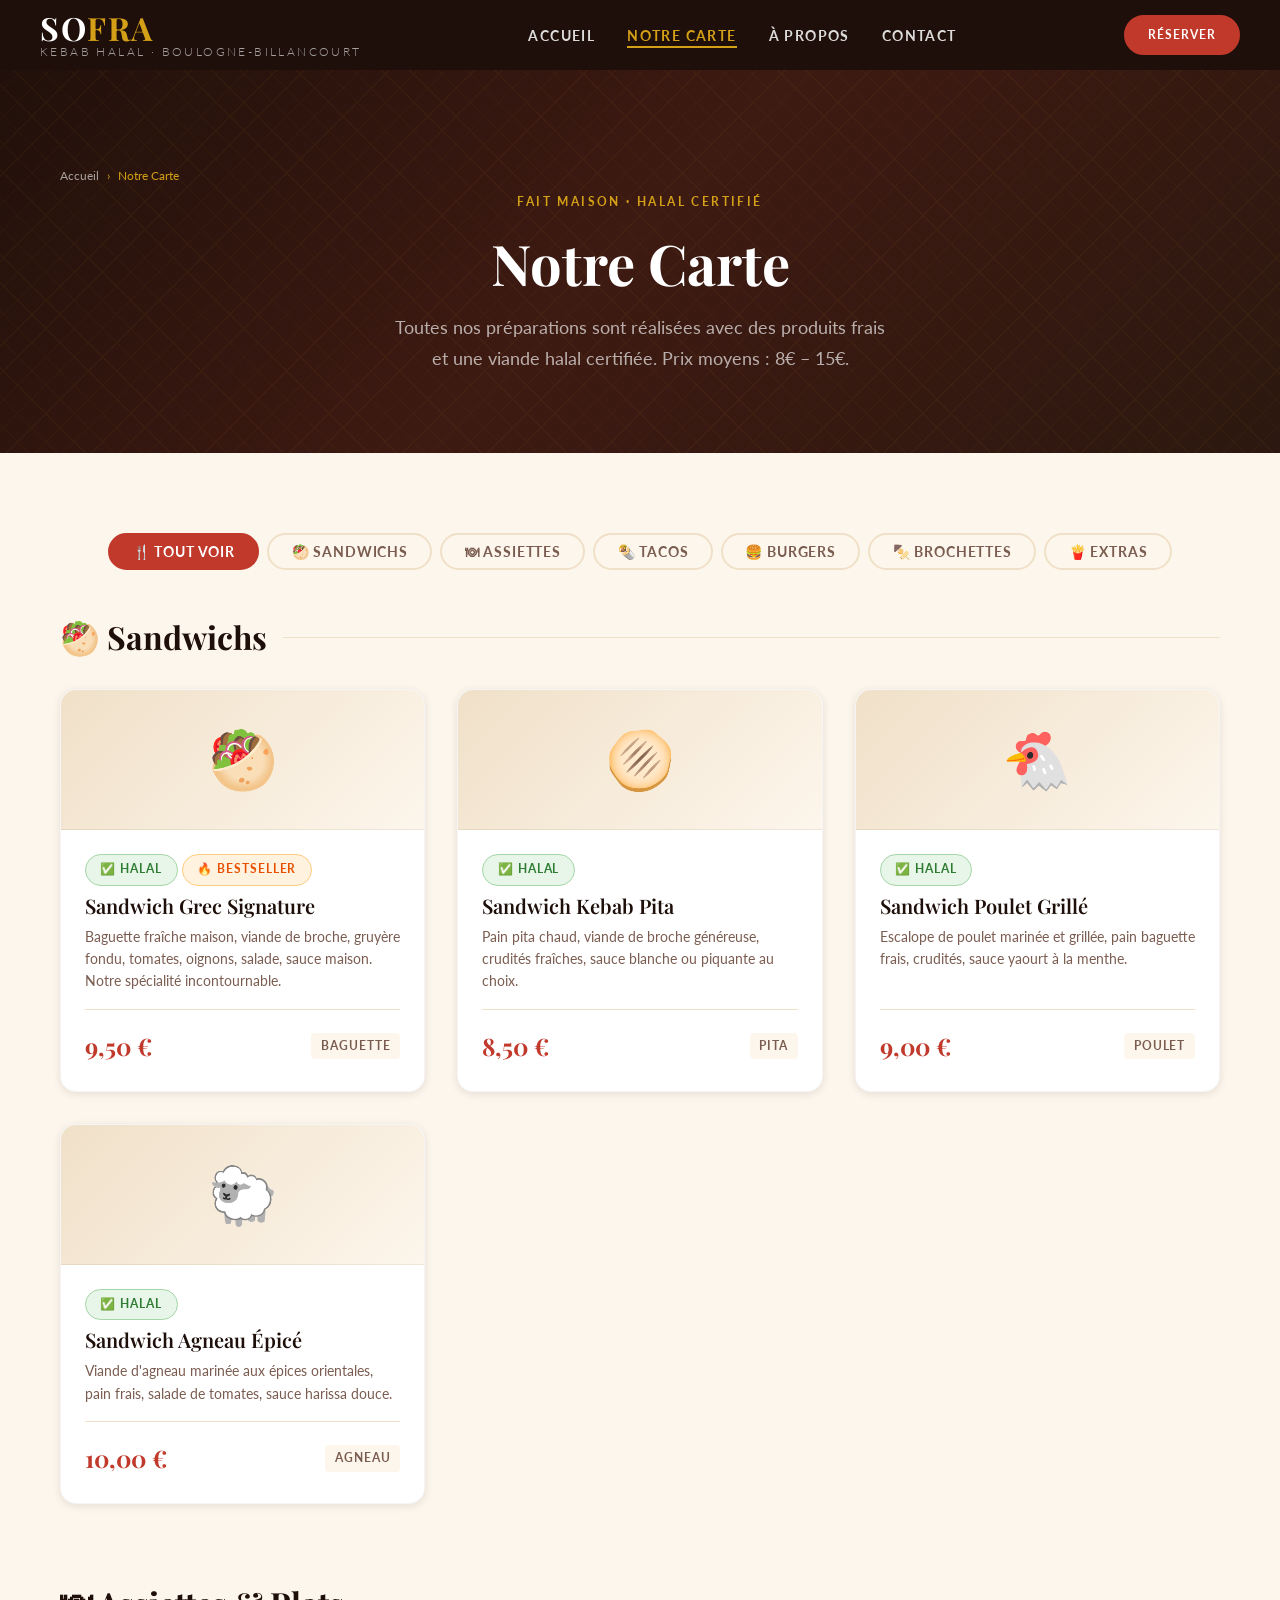
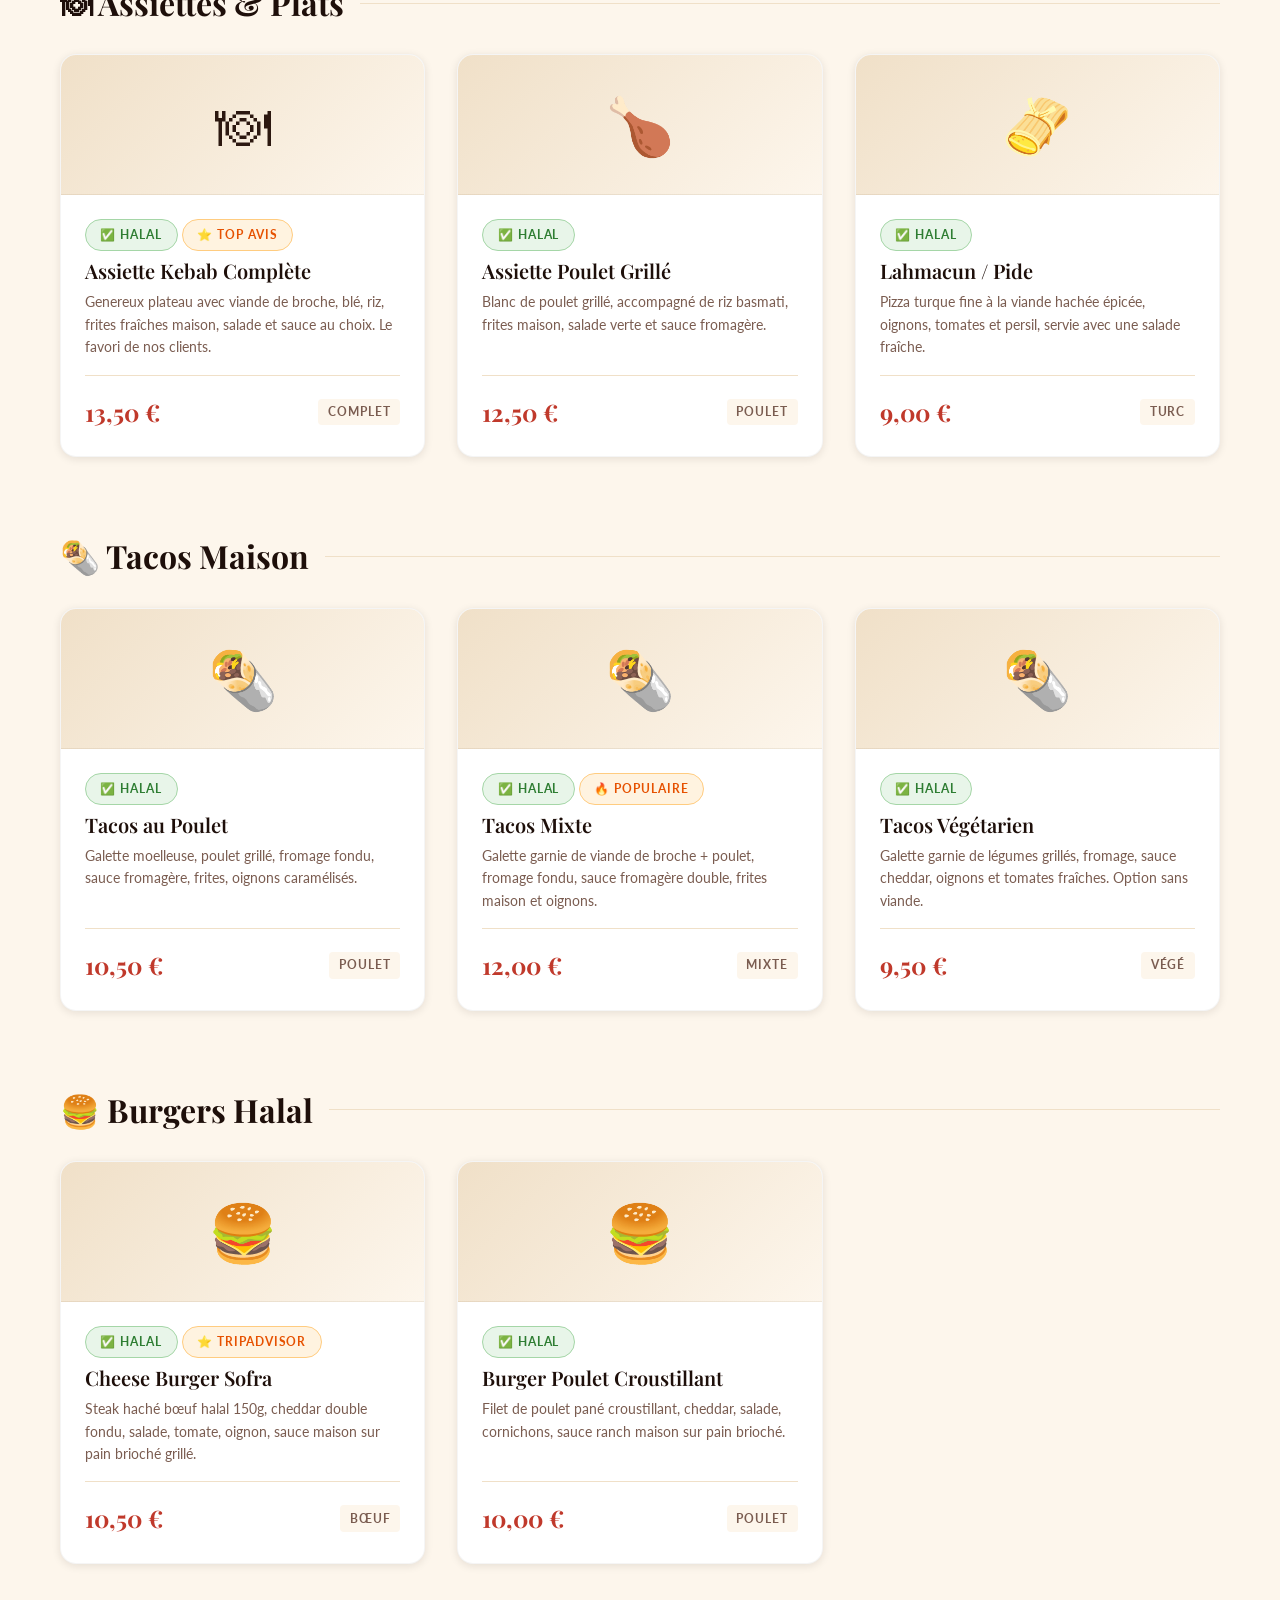
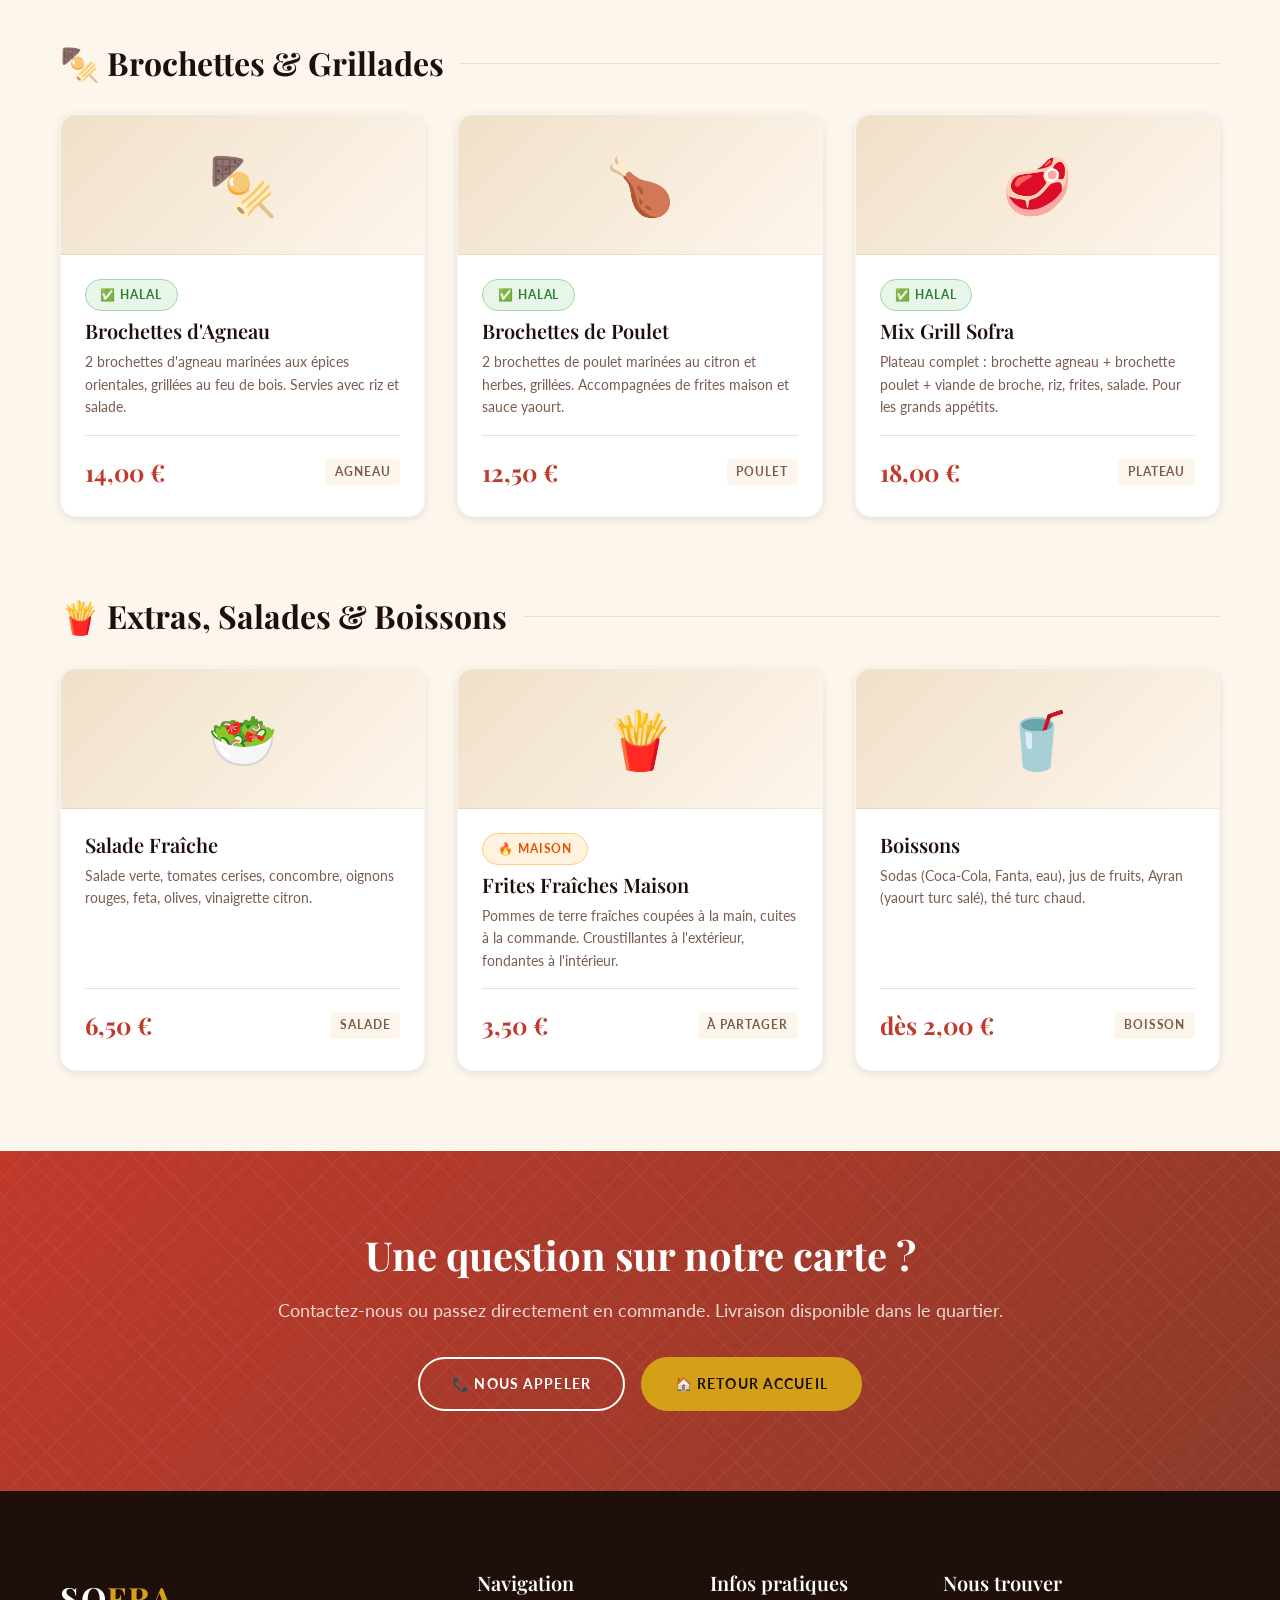
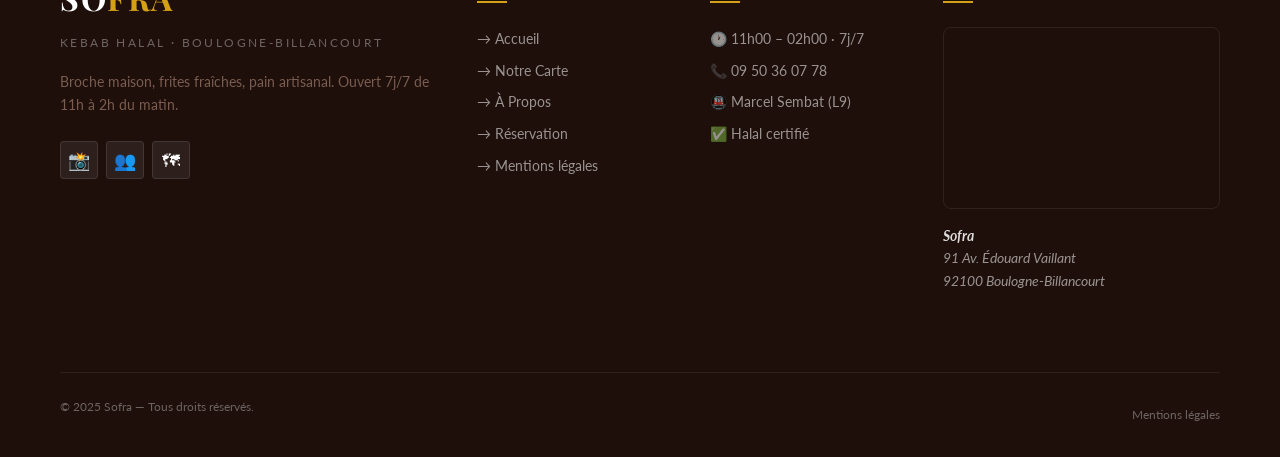
<file: menu.html>
<!DOCTYPE html>
<html lang="fr">
<head>
  <meta charset="UTF-8" />
  <meta name="viewport" content="width=device-width, initial-scale=1.0" />
  <title>Notre Carte — Sofra Kebab Boulogne-Billancourt | Sandwichs, Assiettes, Tacos</title>
  <meta name="description" content="Découvrez la carte complète de Sofra : sandwichs grecs, assiettes kebab, tacos, burgers, brochettes, lahmacun, salades. Halal certifié à Boulogne-Billancourt." />
  <link rel="canonical" href="https://sofra-kebab.netlify.app/menu.html" />

  <meta property="og:title"       content="Carte — Sofra Kebab Boulogne-Billancourt" />
  <meta property="og:description" content="Sandwichs, assiettes, tacos, burgers halal. Broche maison, frites fraîches. Découvrez notre carte." />
  <meta property="og:url"         content="https://sofra-kebab.netlify.app/menu.html" />
  <meta property="og:type"        content="website" />

  <link rel="icon" href="data:image/svg+xml,<svg xmlns='http://www.w3.org/2000/svg' viewBox='0 0 100 100'><text y='.9em' font-size='90'>🥙</text></svg>" />
  
  
  <link rel="preconnect" href="https://fonts.googleapis.com" />
  <link rel="preconnect" href="https://fonts.gstatic.com" crossorigin />
  <link href="https://fonts.googleapis.com/css2?family=Playfair+Display:ital,wght@0,400;0,600;0,700;1,400&family=Lato:wght@300;400;700&display=swap" rel="stylesheet" />
  <style>
@import url('https://fonts.googleapis.com/css2?family=Playfair+Display:ital,wght@0,400;0,600;0,700;1,400&family=Lato:wght@300;400;700&display=swap');

:root {
  
  --color-primary:    #C0392B;   
  --color-secondary:  #D4A017;   
  --color-accent:     #8B3A2A;   
  --color-dark:       #1E0F0A;   
  --color-cream:      #FDF6EC;   
  --color-cream-dark: #F0E0C8;   
  --color-text:       #2C1810;   
  --color-text-light: #7A5C50;   
  --color-white:      #FFFFFF;
  --color-success:    #27AE60;
  --color-error:      #E74C3C;

  
  --font-display: 'Playfair Display', Georgia, serif;
  --font-body:    'Lato', 'Helvetica Neue', sans-serif;

  
  --fs-xs:   0.75rem;   
  --fs-sm:   0.875rem;  
  --fs-base: 1rem;      
  --fs-md:   1.125rem;  
  --fs-lg:   1.25rem;   
  --fs-xl:   1.5rem;    
  --fs-2xl:  2rem;      
  --fs-3xl:  2.5rem;    
  --fs-4xl:  3.5rem;    

  
  --spacing-xs:   0.25rem;
  --spacing-sm:   0.5rem;
  --spacing-md:   1rem;
  --spacing-lg:   1.5rem;
  --spacing-xl:   2rem;
  --spacing-2xl:  3rem;
  --spacing-3xl:  5rem;

  
  --radius-sm:  4px;
  --radius-md:  8px;
  --radius-lg:  16px;
  --radius-full: 9999px;

  
  --shadow-sm: 0 2px 8px rgba(30,15,10,0.10);
  --shadow-md: 0 4px 20px rgba(30,15,10,0.15);
  --shadow-lg: 0 8px 40px rgba(30,15,10,0.20);
  --shadow-card: 0 4px 24px rgba(192,57,43,0.12);

  
  --transition-fast: 0.2s ease;
  --transition-base: 0.3s ease;
  --transition-slow: 0.5s ease;

  
  --container-max: 1200px;
  --container-pad: 1.25rem;
  --nav-height: 70px;
}

*,
*::before,
*::after {
  box-sizing: border-box;
  margin: 0;
  padding: 0;
}

html {
  scroll-behavior: smooth;
  font-size: 16px;
  -webkit-text-size-adjust: 100%;
}

body {
  font-family: var(--font-body);
  font-size: var(--fs-base);
  color: var(--color-text);
  background-color: var(--color-cream);
  line-height: 1.7;
  -webkit-font-smoothing: antialiased;
  overflow-x: hidden;
}

img {
  max-width: 100%;
  height: auto;
  display: block;
}

a {
  color: inherit;
  text-decoration: none;
  transition: color var(--transition-fast);
}

ul, ol {
  list-style: none;
}

button,
input,
select,
textarea {
  font-family: inherit;
  font-size: inherit;
}

button {
  cursor: pointer;
  border: none;
  background: none;
}

h1, h2, h3, h4, h5, h6 {
  font-family: var(--font-display);
  font-weight: 700;
  line-height: 1.2;
  color: var(--color-dark);
}

h1 { font-size: var(--fs-4xl); }
h2 { font-size: var(--fs-3xl); }
h3 { font-size: var(--fs-2xl); }
h4 { font-size: var(--fs-xl); }
h5 { font-size: var(--fs-lg); }
h6 { font-size: var(--fs-md); }

p {
  margin-bottom: var(--spacing-md);
  color: var(--color-text-light);
}

p:last-child {
  margin-bottom: 0;
}

.container {
  max-width: var(--container-max);
  margin: 0 auto;
  padding: 0 var(--container-pad);
}

.btn {
  display: inline-flex;
  align-items: center;
  gap: var(--spacing-sm);
  padding: 0.8rem 2rem;
  border-radius: var(--radius-full);
  font-family: var(--font-body);
  font-size: var(--fs-sm);
  font-weight: 700;
  text-transform: uppercase;
  letter-spacing: 0.08em;
  transition: all var(--transition-base);
  cursor: pointer;
  border: 2px solid transparent;
  white-space: nowrap;
}

.btn--primary {
  background: var(--color-primary);
  color: var(--color-white);
  border-color: var(--color-primary);
}

.btn--primary:hover {
  background: var(--color-accent);
  border-color: var(--color-accent);
  transform: translateY(-2px);
  box-shadow: var(--shadow-md);
}

.btn--secondary {
  background: transparent;
  color: var(--color-white);
  border-color: var(--color-white);
}

.btn--secondary:hover {
  background: var(--color-white);
  color: var(--color-primary);
  transform: translateY(-2px);
}

.btn--gold {
  background: var(--color-secondary);
  color: var(--color-dark);
  border-color: var(--color-secondary);
}

.btn--gold:hover {
  background: #B8860B;
  border-color: #B8860B;
  color: var(--color-white);
  transform: translateY(-2px);
  box-shadow: var(--shadow-md);
}

.section-header {
  text-align: center;
  margin-bottom: var(--spacing-3xl);
}

.section-header__eyebrow {
  display: inline-block;
  font-family: var(--font-body);
  font-size: var(--fs-xs);
  font-weight: 700;
  text-transform: uppercase;
  letter-spacing: 0.15em;
  color: var(--color-primary);
  margin-bottom: var(--spacing-sm);
}

.section-header__title {
  font-size: var(--fs-3xl);
  color: var(--color-dark);
  margin-bottom: var(--spacing-md);
}

.section-header__divider {
  display: flex;
  align-items: center;
  justify-content: center;
  gap: var(--spacing-md);
  margin: var(--spacing-md) auto;
}

.section-header__divider::before,
.section-header__divider::after {
  content: '';
  display: block;
  width: 60px;
  height: 1px;
  background: var(--color-secondary);
}

.section-header__divider span {
  color: var(--color-secondary);
  font-size: var(--fs-md);
}

.section-header__subtitle {
  max-width: 600px;
  margin: 0 auto;
  color: var(--color-text-light);
  font-size: var(--fs-md);
}

.badge {
  display: inline-flex;
  align-items: center;
  gap: var(--spacing-xs);
  padding: 0.3rem 0.9rem;
  border-radius: var(--radius-full);
  font-size: var(--fs-xs);
  font-weight: 700;
  text-transform: uppercase;
  letter-spacing: 0.08em;
}

.badge--halal {
  background: #E8F5E9;
  color: #2E7D32;
  border: 1px solid #A5D6A7;
}

.badge--promo {
  background: #FFF3E0;
  color: #E65100;
  border: 1px solid #FFCC80;
}

.text-center { text-align: center; }
.text-primary { color: var(--color-primary); }
.text-gold    { color: var(--color-secondary); }
.mt-auto      { margin-top: auto; }

.sr-only {
  position: absolute;
  width: 1px;
  height: 1px;
  padding: 0;
  margin: -1px;
  overflow: hidden;
  clip: rect(0,0,0,0);
  white-space: nowrap;
  border-width: 0;
}

:focus-visible {
  outline: 3px solid var(--color-secondary);
  outline-offset: 3px;
  border-radius: var(--radius-sm);
}

@media (max-width: 768px) {
  h1 { font-size: var(--fs-3xl); }
  h2 { font-size: var(--fs-2xl); }
  h3 { font-size: var(--fs-xl); }
  .section-header__title { font-size: var(--fs-2xl); }
}

@media (max-width: 480px) {
  :root {
    --container-pad: 1rem;
  }
  h1 { font-size: 2rem; }
  h2 { font-size: var(--fs-xl); }
}

.navbar {
  position: fixed;
  top: 0;
  left: 0;
  right: 0;
  z-index: 1000;
  height: var(--nav-height);
  display: flex;
  align-items: center;
  padding: 0 var(--container-pad);
  transition: background var(--transition-base), box-shadow var(--transition-base);
  background: transparent;
}

.navbar--scrolled {
  background: rgba(30, 15, 10, 0.97);
  backdrop-filter: blur(10px);
  box-shadow: 0 2px 20px rgba(0,0,0,0.3);
}

.navbar--solid {
  background: var(--color-dark);
}

.navbar__inner {
  display: flex;
  align-items: center;
  justify-content: space-between;
  width: 100%;
  max-width: var(--container-max);
  margin: 0 auto;
}

.navbar__logo {
  display: flex;
  flex-direction: column;
  line-height: 1;
  color: var(--color-white);
  transition: opacity var(--transition-fast);
}

.navbar__logo:hover {
  opacity: 0.85;
}

.navbar__logo-name {
  font-family: var(--font-display);
  font-size: var(--fs-2xl);
  font-weight: 700;
  color: var(--color-white);
  letter-spacing: 0.05em;
}

.navbar__logo-name span {
  color: var(--color-secondary);
}

.navbar__logo-tagline {
  font-size: var(--fs-xs);
  font-weight: 300;
  letter-spacing: 0.2em;
  text-transform: uppercase;
  color: rgba(255,255,255,0.6);
  margin-top: 2px;
}

.navbar__nav {
  display: flex;
  align-items: center;
  gap: var(--spacing-xl);
}

.navbar__link {
  font-size: var(--fs-sm);
  font-weight: 700;
  text-transform: uppercase;
  letter-spacing: 0.1em;
  color: rgba(255,255,255,0.85);
  position: relative;
  padding-bottom: 4px;
  transition: color var(--transition-fast);
}

.navbar__link::after {
  content: '';
  position: absolute;
  bottom: 0;
  left: 0;
  right: 100%;
  height: 2px;
  background: var(--color-secondary);
  transition: right var(--transition-base);
}

.navbar__link:hover,
.navbar__link--active {
  color: var(--color-secondary);
}

.navbar__link:hover::after,
.navbar__link--active::after {
  right: 0;
}

.navbar__cta {
  padding: 0.5rem 1.4rem;
  font-size: var(--fs-xs);
}

.navbar__burger {
  display: none;
  flex-direction: column;
  gap: 5px;
  cursor: pointer;
  padding: 4px;
  background: none;
  border: none;
}

.navbar__burger span {
  display: block;
  width: 25px;
  height: 2px;
  background: var(--color-white);
  transition: all var(--transition-base);
  transform-origin: left center;
}

.navbar__burger.is-open span:nth-child(1) {
  transform: rotate(45deg) translateY(-1px);
}
.navbar__burger.is-open span:nth-child(2) {
  opacity: 0;
  transform: scaleX(0);
}
.navbar__burger.is-open span:nth-child(3) {
  transform: rotate(-45deg) translateY(1px);
}

.navbar__mobile-menu {
  display: none;
  position: fixed;
  top: var(--nav-height);
  left: 0;
  right: 0;
  background: rgba(30, 15, 10, 0.98);
  backdrop-filter: blur(12px);
  padding: var(--spacing-xl) var(--container-pad);
  flex-direction: column;
  gap: var(--spacing-md);
  border-top: 1px solid rgba(255,255,255,0.08);
  transform: translateY(-10px);
  opacity: 0;
  transition: all var(--transition-base);
  pointer-events: none;
  z-index: 999;
}

.navbar__mobile-menu.is-open {
  display: flex;
  opacity: 1;
  transform: translateY(0);
  pointer-events: all;
}

.navbar__mobile-link {
  font-size: var(--fs-lg);
  font-family: var(--font-display);
  color: var(--color-white);
  padding: var(--spacing-sm) 0;
  border-bottom: 1px solid rgba(255,255,255,0.08);
  transition: color var(--transition-fast), padding-left var(--transition-fast);
}

.navbar__mobile-link:hover {
  color: var(--color-secondary);
  padding-left: var(--spacing-sm);
}

.navbar__mobile-cta {
  margin-top: var(--spacing-md);
  text-align: center;
}

.hero {
  position: relative;
  height: 100vh;
  min-height: 600px;
  display: flex;
  align-items: center;
  justify-content: center;
  overflow: hidden;
}

.hero__bg {
  position: absolute;
  inset: 0;
  background:
    radial-gradient(ellipse at 30% 50%, rgba(192,57,43,0.35) 0%, transparent 60%),
    radial-gradient(ellipse at 70% 80%, rgba(212,160,23,0.20) 0%, transparent 50%),
    linear-gradient(135deg, #1E0F0A 0%, #3D1A12 40%, #2C1810 70%, #1A0A06 100%);
}

.hero__pattern {
  position: absolute;
  inset: 0;
  opacity: 0.06;
  background-image:
    repeating-linear-gradient(45deg, var(--color-secondary) 0px, var(--color-secondary) 1px, transparent 1px, transparent 20px),
    repeating-linear-gradient(-45deg, var(--color-secondary) 0px, var(--color-secondary) 1px, transparent 1px, transparent 20px);
}

.hero__accent-line {
  position: absolute;
  left: 50%;
  top: 0;
  bottom: 0;
  width: 1px;
  background: linear-gradient(to bottom, transparent, rgba(212,160,23,0.15), transparent);
  transform: translateX(-50%);
}

.hero__content {
  position: relative;
  z-index: 2;
  text-align: center;
  padding: 0 var(--container-pad);
  max-width: 800px;
  animation: heroFadeIn 0.9s ease forwards;
}

@keyframes heroFadeIn {
  from {
    opacity: 0;
    transform: translateY(24px);
  }
  to {
    opacity: 1;
    transform: translateY(0);
  }
}

.hero__eyebrow {
  display: inline-flex;
  align-items: center;
  gap: var(--spacing-sm);
  font-size: var(--fs-xs);
  font-weight: 700;
  text-transform: uppercase;
  letter-spacing: 0.2em;
  color: var(--color-secondary);
  margin-bottom: var(--spacing-lg);
  animation: heroFadeIn 0.9s ease 0.15s both;
}

.hero__eyebrow::before,
.hero__eyebrow::after {
  content: '✦';
  font-size: 8px;
}

.hero__title {
  font-family: var(--font-display);
  font-size: clamp(3rem, 8vw, 6rem);
  font-weight: 700;
  color: var(--color-white);
  line-height: 1.05;
  margin-bottom: var(--spacing-md);
  animation: heroFadeIn 0.9s ease 0.25s both;
}

.hero__title span {
  color: var(--color-secondary);
  font-style: italic;
}

.hero__subtitle {
  font-size: clamp(var(--fs-md), 2.5vw, var(--fs-lg));
  font-weight: 300;
  color: rgba(255,255,255,0.75);
  margin-bottom: var(--spacing-2xl);
  animation: heroFadeIn 0.9s ease 0.35s both;
}

.hero__subtitle strong {
  font-weight: 700;
  color: rgba(255,255,255,0.95);
}

.hero__actions {
  display: flex;
  align-items: center;
  justify-content: center;
  gap: var(--spacing-md);
  flex-wrap: wrap;
  animation: heroFadeIn 0.9s ease 0.45s both;
}

.hero__meta {
  position: absolute;
  bottom: var(--spacing-xl);
  left: 0;
  right: 0;
  display: flex;
  justify-content: center;
  gap: var(--spacing-2xl);
  z-index: 2;
  animation: heroFadeIn 0.9s ease 0.6s both;
}

.hero__meta-item {
  text-align: center;
  color: rgba(255,255,255,0.7);
}

.hero__meta-value {
  display: block;
  font-family: var(--font-display);
  font-size: var(--fs-xl);
  font-weight: 700;
  color: var(--color-secondary);
}

.hero__meta-label {
  font-size: var(--fs-xs);
  text-transform: uppercase;
  letter-spacing: 0.12em;
}

.hero__scroll {
  position: absolute;
  bottom: var(--spacing-2xl);
  right: var(--spacing-2xl);
  display: flex;
  flex-direction: column;
  align-items: center;
  gap: var(--spacing-sm);
  z-index: 2;
  color: rgba(255,255,255,0.4);
}

.hero__scroll-line {
  width: 1px;
  height: 50px;
  background: linear-gradient(to bottom, transparent, var(--color-secondary));
  animation: scrollPulse 2s ease infinite;
}

@keyframes scrollPulse {
  0%, 100% { opacity: 0.4; transform: scaleY(1); }
  50% { opacity: 1; transform: scaleY(1.1); }
}

.page-hero {
  position: relative;
  padding: calc(var(--nav-height) + var(--spacing-3xl)) 0 var(--spacing-3xl);
  background:
    linear-gradient(135deg, #1E0F0A 0%, #3D1A12 50%, #2C1810 100%);
  text-align: center;
  overflow: hidden;
}

.page-hero::before {
  content: '';
  position: absolute;
  inset: 0;
  opacity: 0.05;
  background-image:
    repeating-linear-gradient(45deg, var(--color-secondary) 0, var(--color-secondary) 1px, transparent 1px, transparent 20px),
    repeating-linear-gradient(-45deg, var(--color-secondary) 0, var(--color-secondary) 1px, transparent 1px, transparent 20px);
}

.page-hero__content {
  position: relative;
  z-index: 1;
}

.page-hero__eyebrow {
  display: inline-block;
  font-size: var(--fs-xs);
  font-weight: 700;
  text-transform: uppercase;
  letter-spacing: 0.2em;
  color: var(--color-secondary);
  margin-bottom: var(--spacing-md);
}

.page-hero__title {
  font-family: var(--font-display);
  font-size: var(--fs-4xl);
  color: var(--color-white);
  margin-bottom: var(--spacing-md);
}

.page-hero__subtitle {
  color: rgba(255,255,255,0.65);
  font-size: var(--fs-md);
  max-width: 500px;
  margin: 0 auto;
}

@media (max-width: 1024px) {
  .navbar__nav {
    gap: var(--spacing-lg);
  }
}

@media (max-width: 768px) {
  .navbar__nav,
  .navbar__cta {
    display: none;
  }

  .navbar__burger {
    display: flex;
  }

  .hero__meta {
    gap: var(--spacing-xl);
  }

  .hero__scroll {
    display: none;
  }
}

@media (max-width: 480px) {
  .hero__meta {
    gap: var(--spacing-lg);
  }

  .hero__meta-value {
    font-size: var(--fs-lg);
  }

  .hero__actions {
    flex-direction: column;
    align-items: center;
    gap: var(--spacing-sm);
  }

  .hero__actions .btn {
    width: 100%;
    max-width: 280px;
    justify-content: center;
  }

  .page-hero__title {
    font-size: var(--fs-3xl);
  }
}

.section {
  padding: var(--spacing-3xl) 0;
}

.section--dark {
  background: var(--color-dark);
  color: var(--color-white);
}

.section--dark h2,
.section--dark h3,
.section--dark h4 {
  color: var(--color-white);
}

.section--dark p {
  color: rgba(255,255,255,0.65);
}

.section--dark .section-header__eyebrow {
  color: var(--color-secondary);
}

.section--cream {
  background: var(--color-cream);
}

.section--cream-dark {
  background: var(--color-cream-dark);
}

.section--brick {
  background: var(--color-primary);
  color: var(--color-white);
}

.features {
  display: grid;
  grid-template-columns: repeat(4, 1fr);
  gap: var(--spacing-xl);
  margin-top: var(--spacing-2xl);
}

.feature-card {
  background: var(--color-white);
  border-radius: var(--radius-lg);
  padding: var(--spacing-xl) var(--spacing-lg);
  text-align: center;
  box-shadow: var(--shadow-sm);
  border: 1px solid rgba(192,57,43,0.08);
  transition: all var(--transition-base);
  position: relative;
  overflow: hidden;
}

.feature-card::before {
  content: '';
  position: absolute;
  bottom: 0;
  left: 0;
  right: 0;
  height: 3px;
  background: linear-gradient(90deg, var(--color-primary), var(--color-secondary));
  transform: scaleX(0);
  transition: transform var(--transition-base);
}

.feature-card:hover {
  transform: translateY(-6px);
  box-shadow: var(--shadow-card);
}

.feature-card:hover::before {
  transform: scaleX(1);
}

.feature-card__icon {
  font-size: 2.5rem;
  margin-bottom: var(--spacing-md);
  display: block;
}

.feature-card__title {
  font-family: var(--font-display);
  font-size: var(--fs-lg);
  font-weight: 600;
  color: var(--color-dark);
  margin-bottom: var(--spacing-sm);
}

.feature-card__text {
  font-size: var(--fs-sm);
  color: var(--color-text-light);
  margin: 0;
}

.menu-section {
  padding: var(--spacing-3xl) 0;
  background: var(--color-cream);
}

.menu-categories {
  display: flex;
  align-items: center;
  justify-content: center;
  gap: var(--spacing-sm);
  margin-bottom: var(--spacing-2xl);
  flex-wrap: wrap;
}

.menu-tab {
  padding: 0.5rem 1.4rem;
  border-radius: var(--radius-full);
  font-size: var(--fs-sm);
  font-weight: 700;
  text-transform: uppercase;
  letter-spacing: 0.06em;
  background: transparent;
  color: var(--color-text-light);
  border: 2px solid var(--color-cream-dark);
  cursor: pointer;
  transition: all var(--transition-fast);
}

.menu-tab:hover,
.menu-tab.is-active {
  background: var(--color-primary);
  border-color: var(--color-primary);
  color: var(--color-white);
}

.menu-grid {
  display: grid;
  grid-template-columns: repeat(3, 1fr);
  gap: var(--spacing-xl);
}

.dish-card {
  background: var(--color-white);
  border-radius: var(--radius-lg);
  overflow: hidden;
  box-shadow: var(--shadow-sm);
  border: 1px solid rgba(0,0,0,0.04);
  transition: all var(--transition-base);
  display: flex;
  flex-direction: column;
}

.dish-card:hover {
  transform: translateY(-4px);
  box-shadow: var(--shadow-card);
}

.dish-card__emoji {
  background: linear-gradient(135deg, var(--color-cream-dark), var(--color-cream));
  display: flex;
  align-items: center;
  justify-content: center;
  font-size: 3.5rem;
  padding: var(--spacing-xl);
  height: 140px;
  border-bottom: 1px solid rgba(0,0,0,0.04);
}

.dish-card__body {
  padding: var(--spacing-lg);
  display: flex;
  flex-direction: column;
  flex: 1;
}

.dish-card__badges {
  display: flex;
  gap: var(--spacing-xs);
  margin-bottom: var(--spacing-sm);
  flex-wrap: wrap;
}

.dish-card__name {
  font-family: var(--font-display);
  font-size: var(--fs-lg);
  font-weight: 600;
  color: var(--color-dark);
  margin-bottom: var(--spacing-sm);
}

.dish-card__desc {
  font-size: var(--fs-sm);
  color: var(--color-text-light);
  line-height: 1.6;
  flex: 1;
  margin: 0;
}

.dish-card__footer {
  display: flex;
  align-items: center;
  justify-content: space-between;
  margin-top: var(--spacing-md);
  padding-top: var(--spacing-md);
  border-top: 1px solid var(--color-cream-dark);
}

.dish-card__price {
  font-family: var(--font-display);
  font-size: var(--fs-xl);
  font-weight: 700;
  color: var(--color-primary);
}

.dish-card__tag {
  font-size: var(--fs-xs);
  font-weight: 700;
  text-transform: uppercase;
  letter-spacing: 0.08em;
  color: var(--color-text-light);
  background: var(--color-cream);
  padding: 0.2rem 0.6rem;
  border-radius: var(--radius-sm);
}

.menu-category-title {
  font-family: var(--font-display);
  font-size: var(--fs-2xl);
  color: var(--color-dark);
  margin-bottom: var(--spacing-xl);
  display: flex;
  align-items: center;
  gap: var(--spacing-md);
}

.menu-category-title::after {
  content: '';
  flex: 1;
  height: 1px;
  background: var(--color-cream-dark);
}

.specialites-grid {
  display: grid;
  grid-template-columns: repeat(3, 1fr);
  gap: var(--spacing-xl);
}

.specialite-card {
  background: var(--color-white);
  border-radius: var(--radius-lg);
  overflow: hidden;
  box-shadow: var(--shadow-sm);
  transition: all var(--transition-base);
  border: 1px solid rgba(0,0,0,0.04);
}

.specialite-card:hover {
  transform: translateY(-6px);
  box-shadow: var(--shadow-card);
}

.specialite-card__visual {
  background: linear-gradient(135deg, var(--color-primary) 0%, var(--color-accent) 100%);
  display: flex;
  align-items: center;
  justify-content: center;
  font-size: 4rem;
  height: 160px;
  position: relative;
}

.specialite-card__visual--gold {
  background: linear-gradient(135deg, #D4A017 0%, #B8860B 100%);
}

.specialite-card__visual--dark {
  background: linear-gradient(135deg, #3D1A12 0%, #1E0F0A 100%);
}

.specialite-card__body {
  padding: var(--spacing-lg);
}

.specialite-card__name {
  font-family: var(--font-display);
  font-size: var(--fs-xl);
  font-weight: 700;
  color: var(--color-dark);
  margin-bottom: var(--spacing-sm);
}

.specialite-card__desc {
  font-size: var(--fs-sm);
  color: var(--color-text-light);
  margin: 0;
}

.avis-section {
  background: var(--color-dark);
  padding: var(--spacing-3xl) 0;
}

.avis-grid {
  display: grid;
  grid-template-columns: repeat(3, 1fr);
  gap: var(--spacing-xl);
}

.avis-card {
  background: rgba(255,255,255,0.04);
  border: 1px solid rgba(255,255,255,0.08);
  border-radius: var(--radius-lg);
  padding: var(--spacing-xl);
  transition: all var(--transition-base);
}

.avis-card:hover {
  background: rgba(255,255,255,0.07);
  border-color: rgba(212,160,23,0.2);
  transform: translateY(-4px);
}

.avis-card__stars {
  color: var(--color-secondary);
  font-size: var(--fs-md);
  margin-bottom: var(--spacing-md);
  letter-spacing: 2px;
}

.avis-card__text {
  font-size: var(--fs-sm);
  color: rgba(255,255,255,0.7);
  line-height: 1.7;
  font-style: italic;
  margin-bottom: var(--spacing-lg);
}

.avis-card__author {
  display: flex;
  align-items: center;
  gap: var(--spacing-md);
}

.avis-card__avatar {
  width: 44px;
  height: 44px;
  border-radius: 50%;
  background: linear-gradient(135deg, var(--color-primary), var(--color-secondary));
  display: flex;
  align-items: center;
  justify-content: center;
  font-family: var(--font-display);
  font-weight: 700;
  color: var(--color-white);
  font-size: var(--fs-md);
  flex-shrink: 0;
}

.avis-card__info strong {
  display: block;
  font-size: var(--fs-sm);
  font-weight: 700;
  color: var(--color-white);
}

.avis-card__info span {
  font-size: var(--fs-xs);
  color: rgba(255,255,255,0.4);
}

.avis-card__source {
  display: flex;
  align-items: center;
  gap: var(--spacing-xs);
  font-size: var(--fs-xs);
  color: rgba(255,255,255,0.3);
  margin-top: var(--spacing-sm);
}

.rating-global {
  text-align: center;
  margin-bottom: var(--spacing-2xl);
}

.rating-global__score {
  font-family: var(--font-display);
  font-size: 5rem;
  font-weight: 700;
  color: var(--color-secondary);
  line-height: 1;
}

.rating-global__stars {
  font-size: var(--fs-xl);
  color: var(--color-secondary);
  letter-spacing: 3px;
  margin: var(--spacing-sm) 0;
}

.rating-global__count {
  font-size: var(--fs-sm);
  color: rgba(255,255,255,0.5);
}

.cta-band {
  background: linear-gradient(135deg, var(--color-primary) 0%, var(--color-accent) 100%);
  padding: var(--spacing-3xl) 0;
  text-align: center;
  position: relative;
  overflow: hidden;
}

.cta-band::before {
  content: '';
  position: absolute;
  inset: 0;
  opacity: 0.05;
  background-image:
    repeating-linear-gradient(45deg, white 0, white 1px, transparent 1px, transparent 15px),
    repeating-linear-gradient(-45deg, white 0, white 1px, transparent 1px, transparent 15px);
}

.cta-band__content {
  position: relative;
  z-index: 1;
}

.cta-band__title {
  font-family: var(--font-display);
  font-size: var(--fs-3xl);
  color: var(--color-white);
  margin-bottom: var(--spacing-md);
}

.cta-band__text {
  color: rgba(255,255,255,0.8);
  font-size: var(--fs-md);
  margin-bottom: var(--spacing-xl);
}

.cta-band__actions {
  display: flex;
  gap: var(--spacing-md);
  justify-content: center;
  flex-wrap: wrap;
}

.horaires-widget {
  background: var(--color-white);
  border-radius: var(--radius-lg);
  padding: var(--spacing-xl);
  box-shadow: var(--shadow-md);
}

.horaires-widget__title {
  font-family: var(--font-display);
  font-size: var(--fs-xl);
  margin-bottom: var(--spacing-lg);
  color: var(--color-dark);
  display: flex;
  align-items: center;
  gap: var(--spacing-sm);
}

.horaires-widget__list {
  display: flex;
  flex-direction: column;
  gap: var(--spacing-sm);
}

.horaires-widget__row {
  display: flex;
  justify-content: space-between;
  align-items: center;
  padding: var(--spacing-xs) 0;
  border-bottom: 1px solid var(--color-cream-dark);
  font-size: var(--fs-sm);
}

.horaires-widget__row:last-child {
  border-bottom: none;
}

.horaires-widget__day {
  font-weight: 700;
  color: var(--color-text);
}

.horaires-widget__time {
  color: var(--color-primary);
  font-weight: 700;
}

.horaires-widget__status {
  display: inline-flex;
  align-items: center;
  gap: 6px;
  font-size: var(--fs-xs);
  font-weight: 700;
  text-transform: uppercase;
  letter-spacing: 0.1em;
  color: var(--color-success);
  margin-top: var(--spacing-md);
}

.horaires-widget__status::before {
  content: '';
  display: block;
  width: 8px;
  height: 8px;
  border-radius: 50%;
  background: var(--color-success);
  animation: pulse 2s ease infinite;
}

@keyframes pulse {
  0%, 100% { opacity: 1; transform: scale(1); }
  50% { opacity: 0.5; transform: scale(1.3); }
}

.form-section {
  background: var(--color-cream);
  padding: var(--spacing-3xl) 0;
}

.form-wrapper {
  max-width: 650px;
  margin: 0 auto;
  background: var(--color-white);
  border-radius: var(--radius-lg);
  padding: var(--spacing-2xl);
  box-shadow: var(--shadow-md);
}

.form-group {
  margin-bottom: var(--spacing-lg);
}

.form-group label {
  display: block;
  font-size: var(--fs-sm);
  font-weight: 700;
  color: var(--color-text);
  margin-bottom: var(--spacing-sm);
  text-transform: uppercase;
  letter-spacing: 0.06em;
}

.form-group label .required {
  color: var(--color-primary);
  margin-left: 2px;
}

.form-control {
  width: 100%;
  padding: 0.85rem 1.1rem;
  border: 2px solid var(--color-cream-dark);
  border-radius: var(--radius-md);
  font-size: var(--fs-base);
  color: var(--color-text);
  background: var(--color-cream);
  transition: border-color var(--transition-fast), box-shadow var(--transition-fast), background var(--transition-fast);
  appearance: none;
}

.form-control:focus {
  outline: none;
  border-color: var(--color-primary);
  background: var(--color-white);
  box-shadow: 0 0 0 4px rgba(192,57,43,0.1);
}

.form-control.is-error {
  border-color: var(--color-error);
  box-shadow: 0 0 0 4px rgba(231,76,60,0.1);
}

.form-control.is-success {
  border-color: var(--color-success);
}

textarea.form-control {
  resize: vertical;
  min-height: 130px;
}

.form-row {
  display: grid;
  grid-template-columns: 1fr 1fr;
  gap: var(--spacing-lg);
}

.form-error-msg {
  display: none;
  font-size: var(--fs-xs);
  color: var(--color-error);
  margin-top: var(--spacing-xs);
  font-weight: 700;
}

.form-group.has-error .form-error-msg {
  display: block;
}

.form-success {
  display: none;
  background: #E8F5E9;
  border: 1px solid #A5D6A7;
  border-radius: var(--radius-md);
  padding: var(--spacing-lg);
  text-align: center;
  color: #2E7D32;
}

.form-success.is-visible {
  display: block;
}

.form-success__icon {
  font-size: 2.5rem;
  margin-bottom: var(--spacing-sm);
}

.form-privacy {
  font-size: var(--fs-xs);
  color: var(--color-text-light);
  text-align: center;
  margin-top: var(--spacing-md);
}

.contact-grid {
  display: grid;
  grid-template-columns: 1fr 1fr;
  gap: var(--spacing-2xl);
  align-items: start;
}

.contact-info__item {
  display: flex;
  align-items: flex-start;
  gap: var(--spacing-md);
  margin-bottom: var(--spacing-lg);
}

.contact-info__icon {
  width: 44px;
  height: 44px;
  border-radius: var(--radius-md);
  background: rgba(192,57,43,0.1);
  display: flex;
  align-items: center;
  justify-content: center;
  font-size: 1.3rem;
  flex-shrink: 0;
}

.contact-info__label {
  font-size: var(--fs-xs);
  font-weight: 700;
  text-transform: uppercase;
  letter-spacing: 0.1em;
  color: var(--color-text-light);
  margin-bottom: 4px;
}

.contact-info__value {
  font-size: var(--fs-base);
  font-weight: 700;
  color: var(--color-dark);
}

.contact-info__value a {
  color: var(--color-primary);
  transition: color var(--transition-fast);
}

.contact-info__value a:hover {
  color: var(--color-accent);
}

.footer {
  background: var(--color-dark);
  color: rgba(255,255,255,0.65);
  padding: var(--spacing-3xl) 0 0;
}

.footer__grid {
  display: grid;
  grid-template-columns: 2fr 1fr 1fr 1.5fr;
  gap: var(--spacing-2xl);
  padding-bottom: var(--spacing-3xl);
}

.footer__brand-name {
  font-family: var(--font-display);
  font-size: var(--fs-2xl);
  font-weight: 700;
  color: var(--color-white);
  letter-spacing: 0.05em;
  margin-bottom: var(--spacing-sm);
}

.footer__brand-name span {
  color: var(--color-secondary);
}

.footer__brand-tagline {
  font-size: var(--fs-xs);
  text-transform: uppercase;
  letter-spacing: 0.2em;
  color: rgba(255,255,255,0.35);
  margin-bottom: var(--spacing-md);
}

.footer__brand-desc {
  font-size: var(--fs-sm);
  line-height: 1.7;
  margin-bottom: var(--spacing-lg);
}

.footer__social {
  display: flex;
  gap: var(--spacing-sm);
}

.footer__social-link {
  width: 38px;
  height: 38px;
  border-radius: var(--radius-sm);
  background: rgba(255,255,255,0.07);
  border: 1px solid rgba(255,255,255,0.1);
  display: flex;
  align-items: center;
  justify-content: center;
  font-size: var(--fs-md);
  transition: all var(--transition-fast);
  color: var(--color-white);
  text-decoration: none;
}

.footer__social-link:hover {
  background: var(--color-primary);
  border-color: var(--color-primary);
  transform: translateY(-3px);
}

.footer__col-title {
  font-family: var(--font-display);
  font-size: var(--fs-lg);
  font-weight: 600;
  color: var(--color-white);
  margin-bottom: var(--spacing-lg);
  position: relative;
  padding-bottom: var(--spacing-sm);
}

.footer__col-title::after {
  content: '';
  position: absolute;
  bottom: 0;
  left: 0;
  width: 30px;
  height: 2px;
  background: var(--color-secondary);
}

.footer__links {
  display: flex;
  flex-direction: column;
  gap: var(--spacing-sm);
}

.footer__link {
  font-size: var(--fs-sm);
  color: rgba(255,255,255,0.55);
  transition: all var(--transition-fast);
  display: flex;
  align-items: center;
  gap: var(--spacing-xs);
}

.footer__link:hover {
  color: var(--color-secondary);
  padding-left: 6px;
}

.footer__map {
  border-radius: var(--radius-md);
  overflow: hidden;
  border: 1px solid rgba(255,255,255,0.08);
  margin-bottom: var(--spacing-md);
}

.footer__map iframe {
  display: block;
  width: 100%;
  height: 180px;
  filter: grayscale(30%) invert(10%);
}

.footer__address {
  font-size: var(--fs-sm);
  line-height: 1.6;
  color: rgba(255,255,255,0.55);
}

.footer__address strong {
  color: rgba(255,255,255,0.85);
}

.footer__bottom {
  border-top: 1px solid rgba(255,255,255,0.07);
  padding: var(--spacing-lg) 0;
  display: flex;
  align-items: center;
  justify-content: space-between;
  gap: var(--spacing-md);
}

.footer__copy {
  font-size: var(--fs-xs);
  color: rgba(255,255,255,0.35);
}

.footer__legal-links {
  display: flex;
  gap: var(--spacing-lg);
}

.footer__legal-link {
  font-size: var(--fs-xs);
  color: rgba(255,255,255,0.35);
  transition: color var(--transition-fast);
}

.footer__legal-link:hover {
  color: var(--color-secondary);
}

.apropos-intro {
  display: grid;
  grid-template-columns: 1fr 1fr;
  gap: var(--spacing-3xl);
  align-items: center;
}

.apropos-intro__visual {
  position: relative;
  border-radius: var(--radius-lg);
  overflow: hidden;
}

.apropos-intro__emoji-bg {
  background: linear-gradient(135deg, var(--color-primary) 0%, var(--color-accent) 100%);
  height: 420px;
  display: flex;
  align-items: center;
  justify-content: center;
  font-size: 8rem;
  border-radius: var(--radius-lg);
  position: relative;
}

.apropos-intro__badge-flottant {
  position: absolute;
  bottom: var(--spacing-lg);
  right: var(--spacing-lg);
  background: var(--color-secondary);
  color: var(--color-dark);
  border-radius: var(--radius-md);
  padding: var(--spacing-md) var(--spacing-lg);
  text-align: center;
  font-weight: 700;
}

.apropos-intro__badge-flottant .big {
  display: block;
  font-family: var(--font-display);
  font-size: var(--fs-2xl);
}

.apropos-intro__badge-flottant .small {
  font-size: var(--fs-xs);
  text-transform: uppercase;
  letter-spacing: 0.1em;
}

.apropos-intro__eyebrow {
  font-size: var(--fs-xs);
  font-weight: 700;
  text-transform: uppercase;
  letter-spacing: 0.2em;
  color: var(--color-primary);
  margin-bottom: var(--spacing-sm);
}

.apropos-intro__title {
  font-size: var(--fs-3xl);
  color: var(--color-dark);
  margin-bottom: var(--spacing-lg);
}

.apropos-intro__text {
  font-size: var(--fs-md);
  line-height: 1.8;
  color: var(--color-text-light);
  margin-bottom: var(--spacing-lg);
}

.valeurs-grid {
  display: grid;
  grid-template-columns: repeat(3, 1fr);
  gap: var(--spacing-xl);
}

.valeur-card {
  text-align: center;
  padding: var(--spacing-xl);
  background: var(--color-white);
  border-radius: var(--radius-lg);
  box-shadow: var(--shadow-sm);
  border: 1px solid rgba(0,0,0,0.04);
  transition: all var(--transition-base);
}

.valeur-card:hover {
  transform: translateY(-4px);
  box-shadow: var(--shadow-card);
}

.valeur-card__icon {
  font-size: 2.5rem;
  margin-bottom: var(--spacing-md);
}

.valeur-card__title {
  font-family: var(--font-display);
  font-size: var(--fs-lg);
  color: var(--color-dark);
  margin-bottom: var(--spacing-sm);
}

.valeur-card__text {
  font-size: var(--fs-sm);
  color: var(--color-text-light);
  margin: 0;
}

.legal-content {
  max-width: 800px;
  margin: 0 auto;
  padding: var(--spacing-3xl) 0;
}

.legal-content h2 {
  font-size: var(--fs-xl);
  color: var(--color-dark);
  margin: var(--spacing-2xl) 0 var(--spacing-md);
  border-left: 4px solid var(--color-primary);
  padding-left: var(--spacing-md);
}

.legal-content h2:first-child {
  margin-top: 0;
}

.legal-content p {
  margin-bottom: var(--spacing-md);
  color: var(--color-text-light);
}

.legal-content a {
  color: var(--color-primary);
  text-decoration: underline;
}

.breadcrumb {
  display: flex;
  align-items: center;
  gap: var(--spacing-sm);
  font-size: var(--fs-xs);
  color: rgba(255,255,255,0.45);
  margin-top: var(--spacing-md);
}

.breadcrumb a {
  color: rgba(255,255,255,0.6);
  transition: color var(--transition-fast);
}

.breadcrumb a:hover {
  color: var(--color-secondary);
}

.breadcrumb span {
  color: var(--color-secondary);
}

@media (max-width: 1024px) {
  .features {
    grid-template-columns: repeat(2, 1fr);
  }

  .footer__grid {
    grid-template-columns: 1fr 1fr;
    gap: var(--spacing-xl);
  }

  .menu-grid {
    grid-template-columns: repeat(2, 1fr);
  }

  .avis-grid {
    grid-template-columns: repeat(2, 1fr);
  }

  .specialites-grid {
    grid-template-columns: repeat(2, 1fr);
  }

  .apropos-intro {
    grid-template-columns: 1fr;
    gap: var(--spacing-xl);
  }

  .valeurs-grid {
    grid-template-columns: repeat(2, 1fr);
  }
}

@media (max-width: 768px) {
  .section {
    padding: var(--spacing-2xl) 0;
  }

  .features {
    grid-template-columns: repeat(2, 1fr);
    gap: var(--spacing-lg);
  }

  .menu-grid {
    grid-template-columns: 1fr;
  }

  .specialites-grid {
    grid-template-columns: 1fr;
  }

  .avis-grid {
    grid-template-columns: 1fr;
  }

  .contact-grid {
    grid-template-columns: 1fr;
  }

  .form-row {
    grid-template-columns: 1fr;
  }

  .footer__grid {
    grid-template-columns: 1fr;
    gap: var(--spacing-xl);
  }

  .footer__bottom {
    flex-direction: column;
    text-align: center;
  }

  .valeurs-grid {
    grid-template-columns: 1fr;
  }

  .cta-band__title {
    font-size: var(--fs-2xl);
  }

  .rating-global__score {
    font-size: 3.5rem;
  }
}

@media (max-width: 480px) {
  .features {
    grid-template-columns: 1fr;
  }

  .menu-categories {
    gap: var(--spacing-xs);
  }

  .menu-tab {
    padding: 0.4rem 0.9rem;
    font-size: var(--fs-xs);
  }

  .form-wrapper {
    padding: var(--spacing-lg);
  }

  .cta-band__actions {
    flex-direction: column;
    align-items: center;
  }
}

/* =====================================================
   MOBILE PATCH — corrections responsive complètes
   ===================================================== */

/* iOS Safari : évite le dépassement 100vh */
@supports (-webkit-touch-callout: none) {
  .hero { height: -webkit-fill-available; min-height: 100svh; }
}

/* ── HERO mobile ── */
@media (max-width: 768px) {
  .hero {
    height: 100svh;
    min-height: 560px;
    padding: 0 1rem;
  }
  .hero__content { max-width: 100%; }
  .hero__title   { font-size: clamp(2.2rem, 9vw, 3.2rem); }
  .hero__subtitle{ font-size: 1rem; margin-bottom: 2rem; }
  .hero__actions { flex-direction: column; align-items: center; gap: .75rem; }
  .hero__actions .btn { width: 100%; max-width: 300px; justify-content: center; font-size: .8rem; padding: .75rem 1.25rem; }
  .hero__meta    { bottom: 1.5rem; gap: 1.5rem; }
  .hero__meta-value { font-size: 1.1rem; }
  .hero__meta-label { font-size: .65rem; }
  .hero__eyebrow { font-size: .65rem; letter-spacing: .12em; margin-bottom: 1rem; }
}

@media (max-width: 480px) {
  .hero__title { font-size: clamp(1.9rem, 10vw, 2.6rem); line-height: 1.1; }
  .hero__meta  { gap: 1rem; }
}

/* ── NAVBAR mobile ── */
@media (max-width: 768px) {
  .navbar { padding: 0 1rem; }
  .navbar__logo-name { font-size: 1.5rem; }
  .navbar__logo-tagline { display: none; }
  .navbar__nav, .navbar__cta { display: none !important; }
  .navbar__burger { display: flex !important; }
}

/* ── SECTIONS padding mobile ── */
@media (max-width: 768px) {
  .section  { padding: 3rem 0; }
  .container{ padding: 0 1rem; }
  .section-header { margin-bottom: 2rem; }
  .section-header__title { font-size: 1.6rem; }
  .section-header__subtitle { font-size: .95rem; }
  .page-hero { padding-top: calc(70px + 2rem); padding-bottom: 2rem; }
  .page-hero__title { font-size: 1.8rem; }
}

/* ── FEATURES grid 1 col sur mobile ── */
@media (max-width: 600px) {
  .features { grid-template-columns: 1fr !important; gap: 1rem; }
  .feature-card { padding: 1.5rem 1rem; }
}
@media (min-width: 601px) and (max-width: 900px) {
  .features { grid-template-columns: repeat(2, 1fr) !important; }
}

/* ── SPÉCIALITÉS / VALEURS ── */
@media (max-width: 768px) {
  .specialites-grid { grid-template-columns: 1fr !important; gap: 1rem; }
  .valeurs-grid     { grid-template-columns: 1fr !important; gap: 1rem; }
  .apropos-intro    { grid-template-columns: 1fr !important; gap: 2rem; }
  .apropos-intro__emoji-bg { height: 260px; font-size: 5rem; }
}

/* ── MENU grid ── */
@media (max-width: 768px) {
  .menu-grid { grid-template-columns: 1fr !important; }
  .menu-categories { gap: .4rem; }
  .menu-tab { padding: .4rem .8rem; font-size: .7rem; }
}

/* ── AVIS grid ── */
@media (max-width: 768px) {
  .avis-grid { grid-template-columns: 1fr !important; gap: 1rem; }
  .rating-global__score { font-size: 3rem; }
}

/* ── CONTACT grid ── */
@media (max-width: 768px) {
  .contact-grid { grid-template-columns: 1fr !important; gap: 2rem; }
  .form-row     { grid-template-columns: 1fr !important; gap: 1rem; }
  .form-wrapper { padding: 1.25rem; }
}

/* ── HORAIRES + ACCESS grid ── */
@media (max-width: 768px) {
  #main-content .container > div[style*="grid-template-columns:1fr 1fr"] {
    display: block !important;
  }
  .horaires-widget { margin-bottom: 2rem; }
}

/* ── CTA BAND ── */
@media (max-width: 768px) {
  .cta-band { padding: 2.5rem 0; }
  .cta-band__title { font-size: 1.5rem; }
  .cta-band__actions { flex-direction: column; align-items: center; gap: .75rem; }
  .cta-band__actions .btn { width: 100%; max-width: 280px; justify-content: center; }
}

/* ── FOOTER ── */
@media (max-width: 768px) {
  .footer { padding-top: 2.5rem; }
  .footer__grid { grid-template-columns: 1fr !important; gap: 2rem; }
  .footer__map iframe { height: 160px; }
  .footer__bottom { flex-direction: column; text-align: center; gap: .5rem; }
  .footer__legal-links { justify-content: center; }
  .footer__brand-name { font-size: 1.5rem; }
}

/* ── MENTIONS LÉGALES ── */
@media (max-width: 768px) {
  .legal-content { padding: 2rem 0; }
  .legal-content h2 { font-size: 1.1rem; }
}

/* ── Accès/horaires section (index) inline fix ── */
@media (max-width: 900px) {
  .section--cream .container > div[style*="grid-template-columns:1fr 1fr"] {
    grid-template-columns: 1fr !important;
  }
}

/* Scroll indicator caché sur mobile */
@media (max-width: 768px) {
  .hero__scroll { display: none; }
}


/* ── MOBILE MENU fix bulletproof ── */
.navbar__mobile-menu {
  display: flex !important;
  flex-direction: column;
  position: fixed;
  top: 70px;
  left: 0;
  right: 0;
  background: rgba(20, 10, 6, 0.99);
  padding: 1.5rem 1.25rem 2rem;
  gap: 0;
  z-index: 999;
  border-top: 1px solid rgba(255,255,255,0.08);
  /* Caché par défaut via visibility + transform */
  visibility: hidden;
  opacity: 0;
  transform: translateY(-8px);
  pointer-events: none;
  transition: opacity 0.25s ease, transform 0.25s ease, visibility 0.25s;
  max-height: calc(100vh - 70px);
  overflow-y: auto;
}
.navbar__mobile-menu.is-open {
  visibility: visible !important;
  opacity: 1 !important;
  transform: translateY(0) !important;
  pointer-events: all !important;
}
.navbar__mobile-link {
  font-size: 1.2rem;
  font-family: 'Playfair Display', Georgia, serif;
  color: rgba(255,255,255,0.9);
  padding: 1rem 0;
  border-bottom: 1px solid rgba(255,255,255,0.07);
  text-decoration: none;
  display: block;
  transition: color 0.2s, padding-left 0.2s;
}
.navbar__mobile-link:last-of-type { border-bottom: none; }
.navbar__mobile-link:hover { color: #D4A017; padding-left: .5rem; }
.navbar__mobile-cta { margin-top: 1.25rem; }
.navbar__mobile-cta .btn {
  width: 100%;
  justify-content: center;
  text-align: center;
  display: flex;
}
/* Burger */
.navbar__burger {
  display: none;
  flex-direction: column;
  gap: 5px;
  cursor: pointer;
  padding: 6px;
  background: none;
  border: none;
  -webkit-tap-highlight-color: transparent;
}
.navbar__burger span {
  display: block;
  width: 24px;
  height: 2px;
  background: #fff;
  border-radius: 2px;
  transition: transform 0.3s, opacity 0.3s;
  transform-origin: center;
}
.navbar__burger.is-open span:nth-child(1) { transform: translateY(7px) rotate(45deg); }
.navbar__burger.is-open span:nth-child(2) { opacity: 0; transform: scaleX(0); }
.navbar__burger.is-open span:nth-child(3) { transform: translateY(-7px) rotate(-45deg); }
@media (max-width: 768px) {
  .navbar__nav, .navbar__cta { display: none !important; }
  .navbar__burger { display: flex !important; }
}

  </style>
</head>

<body>

  <!-- NAVBAR -->
  <header>
    <nav class="navbar navbar--solid" role="navigation" aria-label="Navigation principale">
      <div class="navbar__inner">
        <a href="index.html" class="navbar__logo" aria-label="Sofra — Accueil">
          <span class="navbar__logo-name">SO<span>FRA</span></span>
          <span class="navbar__logo-tagline">Kebab Halal · Boulogne-Billancourt</span>
        </a>
        <ul class="navbar__nav" role="list">
          <li><a href="index.html"       class="navbar__link">Accueil</a></li>
          <li><a href="menu.html"        class="navbar__link navbar__link--active">Notre Carte</a></li>
          <li><a href="apropos.html"     class="navbar__link">À Propos</a></li>
          <li><a href="reservation.html" class="navbar__link">Contact</a></li>
        </ul>
        <a href="reservation.html" class="btn btn--primary navbar__cta">Réserver</a>
        <button class="navbar__burger" aria-label="Ouvrir le menu" aria-expanded="false">
          <span></span><span></span><span></span>
        </button>
      </div>
    </nav>
    <div class="navbar__mobile-menu">
      <a href="index.html"       class="navbar__mobile-link">🏠 Accueil</a>
      <a href="menu.html"        class="navbar__mobile-link">🥙 Notre Carte</a>
      <a href="apropos.html"     class="navbar__mobile-link">✨ À Propos</a>
      <a href="reservation.html" class="navbar__mobile-link">📞 Contact</a>
      <div class="navbar__mobile-cta">
        <a href="reservation.html" class="btn btn--primary" style="width:100%;justify-content:center">Réserver une table</a>
      </div>
    </div>
  </header>

  <!-- PAGE HERO -->
  <section class="page-hero">
    <div class="container">
      <div class="page-hero__content">
        <nav aria-label="Fil d'Ariane" class="breadcrumb">
          <a href="index.html">Accueil</a>
          <span>›</span>
          <span>Notre Carte</span>
        </nav>
        <p class="page-hero__eyebrow">Fait Maison · Halal Certifié</p>
        <h1 class="page-hero__title">Notre Carte</h1>
        <p class="page-hero__subtitle">Toutes nos préparations sont réalisées avec des produits frais et une viande halal certifiée. Prix moyens : 8€ – 15€.</p>
      </div>
    </div>
  </section>


  <main id="main-content">

    <!-- SECTION CARTE -->
    <section class="menu-section">
      <div class="container">

        <!-- Tabs de filtrage -->
        <div class="menu-categories" role="tablist" aria-label="Catégories du menu">
          <button class="menu-tab is-active" data-target="all"        role="tab" aria-selected="true">🍴 Tout voir</button>
          <button class="menu-tab"           data-target="sandwichs"  role="tab" aria-selected="false">🥙 Sandwichs</button>
          <button class="menu-tab"           data-target="assiettes"  role="tab" aria-selected="false">🍽 Assiettes</button>
          <button class="menu-tab"           data-target="tacos"      role="tab" aria-selected="false">🌯 Tacos</button>
          <button class="menu-tab"           data-target="burgers"    role="tab" aria-selected="false">🍔 Burgers</button>
          <button class="menu-tab"           data-target="brochettes" role="tab" aria-selected="false">🍢 Brochettes</button>
          <button class="menu-tab"           data-target="extras"     role="tab" aria-selected="false">🍟 Extras</button>
        </div>

        <!-- ===== SANDWICHS ===== -->
        <div class="menu-category-section" data-category="sandwichs">
          <h2 class="menu-category-title">🥙 Sandwichs</h2>
          <div class="menu-grid">

            <article class="dish-card">
              <div class="dish-card__emoji">🥙</div>
              <div class="dish-card__body">
                <div class="dish-card__badges">
                  <span class="badge badge--halal">✅ Halal</span>
                  <span class="badge badge--promo">🔥 Bestseller</span>
                </div>
                <h3 class="dish-card__name">Sandwich Grec Signature</h3>
                <p class="dish-card__desc">Baguette fraîche maison, viande de broche, gruyère fondu, tomates, oignons, salade, sauce maison. Notre spécialité incontournable.</p>
                <div class="dish-card__footer">
                  <span class="dish-card__price">9,50 €</span>
                  <span class="dish-card__tag">Baguette</span>
                </div>
              </div>
            </article>

            <article class="dish-card">
              <div class="dish-card__emoji">🫓</div>
              <div class="dish-card__body">
                <div class="dish-card__badges">
                  <span class="badge badge--halal">✅ Halal</span>
                </div>
                <h3 class="dish-card__name">Sandwich Kebab Pita</h3>
                <p class="dish-card__desc">Pain pita chaud, viande de broche généreuse, crudités fraîches, sauce blanche ou piquante au choix.</p>
                <div class="dish-card__footer">
                  <span class="dish-card__price">8,50 €</span>
                  <span class="dish-card__tag">Pita</span>
                </div>
              </div>
            </article>

            <article class="dish-card">
              <div class="dish-card__emoji">🐔</div>
              <div class="dish-card__body">
                <div class="dish-card__badges">
                  <span class="badge badge--halal">✅ Halal</span>
                </div>
                <h3 class="dish-card__name">Sandwich Poulet Grillé</h3>
                <p class="dish-card__desc">Escalope de poulet marinée et grillée, pain baguette frais, crudités, sauce yaourt à la menthe.</p>
                <div class="dish-card__footer">
                  <span class="dish-card__price">9,00 €</span>
                  <span class="dish-card__tag">Poulet</span>
                </div>
              </div>
            </article>

            <article class="dish-card">
              <div class="dish-card__emoji">🐑</div>
              <div class="dish-card__body">
                <div class="dish-card__badges">
                  <span class="badge badge--halal">✅ Halal</span>
                </div>
                <h3 class="dish-card__name">Sandwich Agneau Épicé</h3>
                <p class="dish-card__desc">Viande d'agneau marinée aux épices orientales, pain frais, salade de tomates, sauce harissa douce.</p>
                <div class="dish-card__footer">
                  <span class="dish-card__price">10,00 €</span>
                  <span class="dish-card__tag">Agneau</span>
                </div>
              </div>
            </article>

          </div>
        </div>

        <!-- ===== ASSIETTES ===== -->
        <div class="menu-category-section" data-category="assiettes" style="margin-top:var(--spacing-3xl)">
          <h2 class="menu-category-title">🍽 Assiettes & Plats</h2>
          <div class="menu-grid">

            <article class="dish-card">
              <div class="dish-card__emoji">🍽</div>
              <div class="dish-card__body">
                <div class="dish-card__badges">
                  <span class="badge badge--halal">✅ Halal</span>
                  <span class="badge badge--promo">⭐ Top avis</span>
                </div>
                <h3 class="dish-card__name">Assiette Kebab Complète</h3>
                <p class="dish-card__desc">Genereux plateau avec viande de broche, blé, riz, frites fraîches maison, salade et sauce au choix. Le favori de nos clients.</p>
                <div class="dish-card__footer">
                  <span class="dish-card__price">13,50 €</span>
                  <span class="dish-card__tag">Complet</span>
                </div>
              </div>
            </article>

            <article class="dish-card">
              <div class="dish-card__emoji">🍗</div>
              <div class="dish-card__body">
                <div class="dish-card__badges">
                  <span class="badge badge--halal">✅ Halal</span>
                </div>
                <h3 class="dish-card__name">Assiette Poulet Grillé</h3>
                <p class="dish-card__desc">Blanc de poulet grillé, accompagné de riz basmati, frites maison, salade verte et sauce fromagère.</p>
                <div class="dish-card__footer">
                  <span class="dish-card__price">12,50 €</span>
                  <span class="dish-card__tag">Poulet</span>
                </div>
              </div>
            </article>

            <article class="dish-card">
              <div class="dish-card__emoji">🫔</div>
              <div class="dish-card__body">
                <div class="dish-card__badges">
                  <span class="badge badge--halal">✅ Halal</span>
                </div>
                <h3 class="dish-card__name">Lahmacun / Pide</h3>
                <p class="dish-card__desc">Pizza turque fine à la viande hachée épicée, oignons, tomates et persil, servie avec une salade fraîche.</p>
                <div class="dish-card__footer">
                  <span class="dish-card__price">9,00 €</span>
                  <span class="dish-card__tag">Turc</span>
                </div>
              </div>
            </article>

          </div>
        </div>

        <!-- ===== TACOS ===== -->
        <div class="menu-category-section" data-category="tacos" style="margin-top:var(--spacing-3xl)">
          <h2 class="menu-category-title">🌯 Tacos Maison</h2>
          <div class="menu-grid">

            <article class="dish-card">
              <div class="dish-card__emoji">🌯</div>
              <div class="dish-card__body">
                <div class="dish-card__badges">
                  <span class="badge badge--halal">✅ Halal</span>
                </div>
                <h3 class="dish-card__name">Tacos au Poulet</h3>
                <p class="dish-card__desc">Galette moelleuse, poulet grillé, fromage fondu, sauce fromagère, frites, oignons caramélisés.</p>
                <div class="dish-card__footer">
                  <span class="dish-card__price">10,50 €</span>
                  <span class="dish-card__tag">Poulet</span>
                </div>
              </div>
            </article>

            <article class="dish-card">
              <div class="dish-card__emoji">🌯</div>
              <div class="dish-card__body">
                <div class="dish-card__badges">
                  <span class="badge badge--halal">✅ Halal</span>
                  <span class="badge badge--promo">🔥 Populaire</span>
                </div>
                <h3 class="dish-card__name">Tacos Mixte</h3>
                <p class="dish-card__desc">Galette garnie de viande de broche + poulet, fromage fondu, sauce fromagère double, frites maison et oignons.</p>
                <div class="dish-card__footer">
                  <span class="dish-card__price">12,00 €</span>
                  <span class="dish-card__tag">Mixte</span>
                </div>
              </div>
            </article>

            <article class="dish-card">
              <div class="dish-card__emoji">🌯</div>
              <div class="dish-card__body">
                <div class="dish-card__badges">
                  <span class="badge badge--halal">✅ Halal</span>
                </div>
                <h3 class="dish-card__name">Tacos Végétarien</h3>
                <p class="dish-card__desc">Galette garnie de légumes grillés, fromage, sauce cheddar, oignons et tomates fraîches. Option sans viande.</p>
                <div class="dish-card__footer">
                  <span class="dish-card__price">9,50 €</span>
                  <span class="dish-card__tag">Végé</span>
                </div>
              </div>
            </article>

          </div>
        </div>

        <!-- ===== BURGERS ===== -->
        <div class="menu-category-section" data-category="burgers" style="margin-top:var(--spacing-3xl)">
          <h2 class="menu-category-title">🍔 Burgers Halal</h2>
          <div class="menu-grid">

            <article class="dish-card">
              <div class="dish-card__emoji">🍔</div>
              <div class="dish-card__body">
                <div class="dish-card__badges">
                  <span class="badge badge--halal">✅ Halal</span>
                  <span class="badge badge--promo">⭐ Tripadvisor</span>
                </div>
                <h3 class="dish-card__name">Cheese Burger Sofra</h3>
                <p class="dish-card__desc">Steak haché bœuf halal 150g, cheddar double fondu, salade, tomate, oignon, sauce maison sur pain brioché grillé.</p>
                <div class="dish-card__footer">
                  <span class="dish-card__price">10,50 €</span>
                  <span class="dish-card__tag">Bœuf</span>
                </div>
              </div>
            </article>

            <article class="dish-card">
              <div class="dish-card__emoji">🍔</div>
              <div class="dish-card__body">
                <div class="dish-card__badges">
                  <span class="badge badge--halal">✅ Halal</span>
                </div>
                <h3 class="dish-card__name">Burger Poulet Croustillant</h3>
                <p class="dish-card__desc">Filet de poulet pané croustillant, cheddar, salade, cornichons, sauce ranch maison sur pain brioché.</p>
                <div class="dish-card__footer">
                  <span class="dish-card__price">10,00 €</span>
                  <span class="dish-card__tag">Poulet</span>
                </div>
              </div>
            </article>

          </div>
        </div>

        <!-- ===== BROCHETTES ===== -->
        <div class="menu-category-section" data-category="brochettes" style="margin-top:var(--spacing-3xl)">
          <h2 class="menu-category-title">🍢 Brochettes & Grillades</h2>
          <div class="menu-grid">

            <article class="dish-card">
              <div class="dish-card__emoji">🍢</div>
              <div class="dish-card__body">
                <div class="dish-card__badges">
                  <span class="badge badge--halal">✅ Halal</span>
                </div>
                <h3 class="dish-card__name">Brochettes d'Agneau</h3>
                <p class="dish-card__desc">2 brochettes d'agneau marinées aux épices orientales, grillées au feu de bois. Servies avec riz et salade.</p>
                <div class="dish-card__footer">
                  <span class="dish-card__price">14,00 €</span>
                  <span class="dish-card__tag">Agneau</span>
                </div>
              </div>
            </article>

            <article class="dish-card">
              <div class="dish-card__emoji">🍗</div>
              <div class="dish-card__body">
                <div class="dish-card__badges">
                  <span class="badge badge--halal">✅ Halal</span>
                </div>
                <h3 class="dish-card__name">Brochettes de Poulet</h3>
                <p class="dish-card__desc">2 brochettes de poulet marinées au citron et herbes, grillées. Accompagnées de frites maison et sauce yaourt.</p>
                <div class="dish-card__footer">
                  <span class="dish-card__price">12,50 €</span>
                  <span class="dish-card__tag">Poulet</span>
                </div>
              </div>
            </article>

            <article class="dish-card">
              <div class="dish-card__emoji">🥩</div>
              <div class="dish-card__body">
                <div class="dish-card__badges">
                  <span class="badge badge--halal">✅ Halal</span>
                </div>
                <h3 class="dish-card__name">Mix Grill Sofra</h3>
                <p class="dish-card__desc">Plateau complet : brochette agneau + brochette poulet + viande de broche, riz, frites, salade. Pour les grands appétits.</p>
                <div class="dish-card__footer">
                  <span class="dish-card__price">18,00 €</span>
                  <span class="dish-card__tag">Plateau</span>
                </div>
              </div>
            </article>

          </div>
        </div>

        <!-- ===== EXTRAS ===== -->
        <div class="menu-category-section" data-category="extras" style="margin-top:var(--spacing-3xl)">
          <h2 class="menu-category-title">🍟 Extras, Salades & Boissons</h2>
          <div class="menu-grid">

            <article class="dish-card">
              <div class="dish-card__emoji">🥗</div>
              <div class="dish-card__body">
                <h3 class="dish-card__name">Salade Fraîche</h3>
                <p class="dish-card__desc">Salade verte, tomates cerises, concombre, oignons rouges, feta, olives, vinaigrette citron.</p>
                <div class="dish-card__footer">
                  <span class="dish-card__price">6,50 €</span>
                  <span class="dish-card__tag">Salade</span>
                </div>
              </div>
            </article>

            <article class="dish-card">
              <div class="dish-card__emoji">🍟</div>
              <div class="dish-card__body">
                <div class="dish-card__badges"><span class="badge badge--promo">🔥 Maison</span></div>
                <h3 class="dish-card__name">Frites Fraîches Maison</h3>
                <p class="dish-card__desc">Pommes de terre fraîches coupées à la main, cuites à la commande. Croustillantes à l'extérieur, fondantes à l'intérieur.</p>
                <div class="dish-card__footer">
                  <span class="dish-card__price">3,50 €</span>
                  <span class="dish-card__tag">À partager</span>
                </div>
              </div>
            </article>

            <article class="dish-card">
              <div class="dish-card__emoji">🥤</div>
              <div class="dish-card__body">
                <h3 class="dish-card__name">Boissons</h3>
                <p class="dish-card__desc">Sodas (Coca-Cola, Fanta, eau), jus de fruits, Ayran (yaourt turc salé), thé turc chaud.</p>
                <div class="dish-card__footer">
                  <span class="dish-card__price">dès 2,00 €</span>
                  <span class="dish-card__tag">Boisson</span>
                </div>
              </div>
            </article>

          </div>
        </div>

      </div>
    </section>

    <!-- CTA -->
    <section class="cta-band">
      <div class="container">
        <div class="cta-band__content">
          <h2 class="cta-band__title">Une question sur notre carte ?</h2>
          <p class="cta-band__text">Contactez-nous ou passez directement en commande. Livraison disponible dans le quartier.</p>
          <div class="cta-band__actions">
            <a href="reservation.html" class="btn btn--secondary">📞 Nous appeler</a>
            <a href="index.html"       class="btn btn--gold">🏠 Retour accueil</a>
          </div>
        </div>
      </div>
    </section>

  </main>


  <!-- FOOTER -->
  <footer class="footer" role="contentinfo">
    <div class="container">
      <div class="footer__grid">
        <div>
          <div class="footer__brand-name">SO<span>FRA</span></div>
          <div class="footer__brand-tagline">Kebab Halal · Boulogne-Billancourt</div>
          <p class="footer__brand-desc">Broche maison, frites fraîches, pain artisanal. Ouvert 7j/7 de 11h à 2h du matin.</p>
          <div class="footer__social">
            <a href="#" class="footer__social-link" aria-label="Instagram">📸</a>
            <a href="#" class="footer__social-link" aria-label="Facebook">👥</a>
            <a href="https://maps.app.goo.gl/KzyMWAdYBorgPTD18" class="footer__social-link" aria-label="Google Maps" target="_blank" rel="noopener">🗺</a>
          </div>
        </div>
        <nav aria-label="Navigation footer">
          <h3 class="footer__col-title">Navigation</h3>
          <ul class="footer__links" role="list">
            <li><a href="index.html"       class="footer__link">→ Accueil</a></li>
            <li><a href="menu.html"        class="footer__link">→ Notre Carte</a></li>
            <li><a href="apropos.html"     class="footer__link">→ À Propos</a></li>
            <li><a href="reservation.html" class="footer__link">→ Réservation</a></li>
            <li><a href="mentions-legales.html" class="footer__link">→ Mentions légales</a></li>
          </ul>
        </nav>
        <div>
          <h3 class="footer__col-title">Infos pratiques</h3>
          <ul class="footer__links" role="list">
            <li><span class="footer__link">🕐 11h00 – 02h00 · 7j/7</span></li>
            <li><a href="tel:+33950360778" class="footer__link">📞 09 50 36 07 78</a></li>
            <li><span class="footer__link">🚇 Marcel Sembat (L9)</span></li>
            <li><span class="footer__link">✅ Halal certifié</span></li>
          </ul>
        </div>
        <div>
          <h3 class="footer__col-title">Nous trouver</h3>
          <div class="footer__map">
            <iframe src="https://www.google.com/maps/embed?pb=!1m18!1m12!1m3!1d2626.2!2d2.2455606!3d48.8340436!2m3!1f0!2f0!3f0!3m2!1i1024!2i768!4f13.1!3m3!1m2!1s0x47e67ae93e91a0d5%3A0xe3b205804cc3124b!2sSofra!5e0!3m2!1sfr!2sfr!4v1713000000000" width="100%" height="180" style="border:0" allowfullscreen loading="lazy" referrerpolicy="no-referrer-when-downgrade" title="Sofra sur Google Maps"></iframe>
          </div>
          <address class="footer__address"><strong>Sofra</strong><br>91 Av. Édouard Vaillant<br>92100 Boulogne-Billancourt</address>
        </div>
      </div>
      <div class="footer__bottom">
        <p class="footer__copy">© <span id="current-year">2025</span> Sofra — Tous droits réservés.</p>
        <nav class="footer__legal-links" aria-label="Liens légaux">
          <a href="mentions-legales.html" class="footer__legal-link">Mentions légales</a>
        </nav>
      </div>
    </div>
  </footer>


<script>

document.addEventListener('DOMContentLoaded', function() {
  var burger = document.querySelector('.navbar__burger');
  var menu   = document.querySelector('.navbar__mobile-menu');
  if (!burger || !menu) return;

  function openMenu() {
    menu.classList.add('is-open');
    burger.classList.add('is-open');
    burger.setAttribute('aria-expanded', 'true');
    document.body.style.overflow = 'hidden';
  }
  function closeMenu() {
    menu.classList.remove('is-open');
    burger.classList.remove('is-open');
    burger.setAttribute('aria-expanded', 'false');
    document.body.style.overflow = '';
  }

  burger.addEventListener('click', function(e) {
    e.stopPropagation();
    menu.classList.contains('is-open') ? closeMenu() : openMenu();
  });

  menu.querySelectorAll('.navbar__mobile-link').forEach(function(link) {
    link.addEventListener('click', closeMenu);
  });

  document.addEventListener('keydown', function(e) {
    if (e.key === 'Escape') closeMenu();
  });

  document.addEventListener('click', function(e) {
    if (menu.classList.contains('is-open') &&
        !menu.contains(e.target) && !burger.contains(e.target)) {
      closeMenu();
    }
  });
});
/**
 * MAIN.JS — Navigation mobile, scroll effects, animations
 * Sofra — Restaurant Kebab Boulogne-Billancourt
 */

'use strict';

/* ====================================================
   2. NAVBAR — EFFET SCROLL
   ==================================================== */

/**
 * Ajoute la classe scrollée à la navbar
 */
function handleNavbarScroll() {
  if (!navbar) return;

  // Ne pas appliquer sur pages avec navbar--solid
  if (navbar.classList.contains('navbar--solid')) return;

  if (window.scrollY > 60) {
    navbar.classList.add('navbar--scrolled');
  } else {
    navbar.classList.remove('navbar--scrolled');
  }
}

window.addEventListener('scroll', handleNavbarScroll, { passive: true });
handleNavbarScroll(); // Appel initial

/* ====================================================
   3. LIEN ACTIF dans la navbar
   ==================================================== */

(function setActiveNavLink() {
  const currentPath = window.location.pathname.split('/').pop() || 'index.html';
  const navLinks = document.querySelectorAll('.navbar__link, .navbar__mobile-link');

  navLinks.forEach(link => {
    const href = link.getAttribute('href');
    if (href === currentPath || (currentPath === '' && href === 'index.html')) {
      link.classList.add('navbar__link--active');
    }
  });
})();

/* ====================================================
   4. INTERSECTION OBSERVER — Animations au scroll
   ==================================================== */

const animatedElements = document.querySelectorAll(
  '.feature-card, .dish-card, .specialite-card, .avis-card, .valeur-card, .apropos-intro'
);

if ('IntersectionObserver' in window) {
  const observerOptions = {
    threshold: 0.12,
    rootMargin: '0px 0px -40px 0px'
  };

  const observer = new IntersectionObserver((entries) => {
    entries.forEach((entry, i) => {
      if (entry.isIntersecting) {
        // Délai progressif pour les cartes enfants d'une grille
        const delay = i * 60;
        setTimeout(() => {
          entry.target.style.opacity = '1';
          entry.target.style.transform = 'translateY(0)';
        }, delay);
        observer.unobserve(entry.target);
      }
    });
  }, observerOptions);

  animatedElements.forEach(el => {
    el.style.opacity = '0';
    el.style.transform = 'translateY(20px)';
    el.style.transition = 'opacity 0.55s ease, transform 0.55s ease';
    observer.observe(el);
  });
}

/* ====================================================
   5. TABS MENU (page menu.html)
   ==================================================== */

const menuTabs = document.querySelectorAll('.menu-tab');
const menuSections = document.querySelectorAll('.menu-category-section');

if (menuTabs.length > 0) {
  menuTabs.forEach(tab => {
    tab.addEventListener('click', () => {
      const target = tab.dataset.target;

      // Mise à jour des onglets
      menuTabs.forEach(t => t.classList.remove('is-active'));
      tab.classList.add('is-active');

      // Affichage de la section correspondante
      menuSections.forEach(section => {
        if (target === 'all' || section.dataset.category === target) {
          section.style.display = 'block';
          // Animation d'entrée
          section.style.opacity = '0';
          section.style.transform = 'translateY(10px)';
          requestAnimationFrame(() => {
            section.style.transition = 'opacity 0.3s ease, transform 0.3s ease';
            section.style.opacity = '1';
            section.style.transform = 'translateY(0)';
          });
        } else {
          section.style.display = 'none';
        }
      });
    });
  });
}

/* ====================================================
   6. SMOOTH SCROLL pour les ancres internes
   ==================================================== */

document.querySelectorAll('a[href^="#"]').forEach(anchor => {
  anchor.addEventListener('click', function (e) {
    const targetId = this.getAttribute('href');
    if (targetId === '#') return;

    const target = document.querySelector(targetId);
    if (!target) return;

    e.preventDefault();
    const navH = parseInt(getComputedStyle(document.documentElement).getPropertyValue('--nav-height')) || 70;

    window.scrollTo({
      top: target.getBoundingClientRect().top + window.scrollY - navH - 16,
      behavior: 'smooth'
    });
  });
});

/* ====================================================
   7. ANNÉE COURANTE dans le footer
   ==================================================== */

const yearEl = document.getElementById('current-year');
if (yearEl) {
  yearEl.textContent = new Date().getFullYear();
}

/* ====================================================
   8. COMPTEUR ANIMÉ (section hero meta)
   ==================================================== */

function animateCounter(el, target, duration = 1500) {
  const start = performance.now();
  const initial = 0;

  function update(now) {
    const elapsed = now - start;
    const progress = Math.min(elapsed / duration, 1);
    // Easing ease-out
    const eased = 1 - Math.pow(1 - progress, 3);
    el.textContent = Math.round(initial + (target - initial) * eased) + (el.dataset.suffix || '');

    if (progress < 1) requestAnimationFrame(update);
  }

  requestAnimationFrame(update);
}

// Observer pour déclencher les compteurs quand visibles
const counterEls = document.querySelectorAll('[data-counter]');
if (counterEls.length > 0 && 'IntersectionObserver' in window) {
  const counterObserver = new IntersectionObserver((entries) => {
    entries.forEach(entry => {
      if (entry.isIntersecting) {
        const target = parseInt(entry.target.dataset.counter);
        animateCounter(entry.target, target);
        counterObserver.unobserve(entry.target);
      }
    });
  }, { threshold: 0.5 });

  counterEls.forEach(el => counterObserver.observe(el));
}

</script>
</body>
</html>
</file>
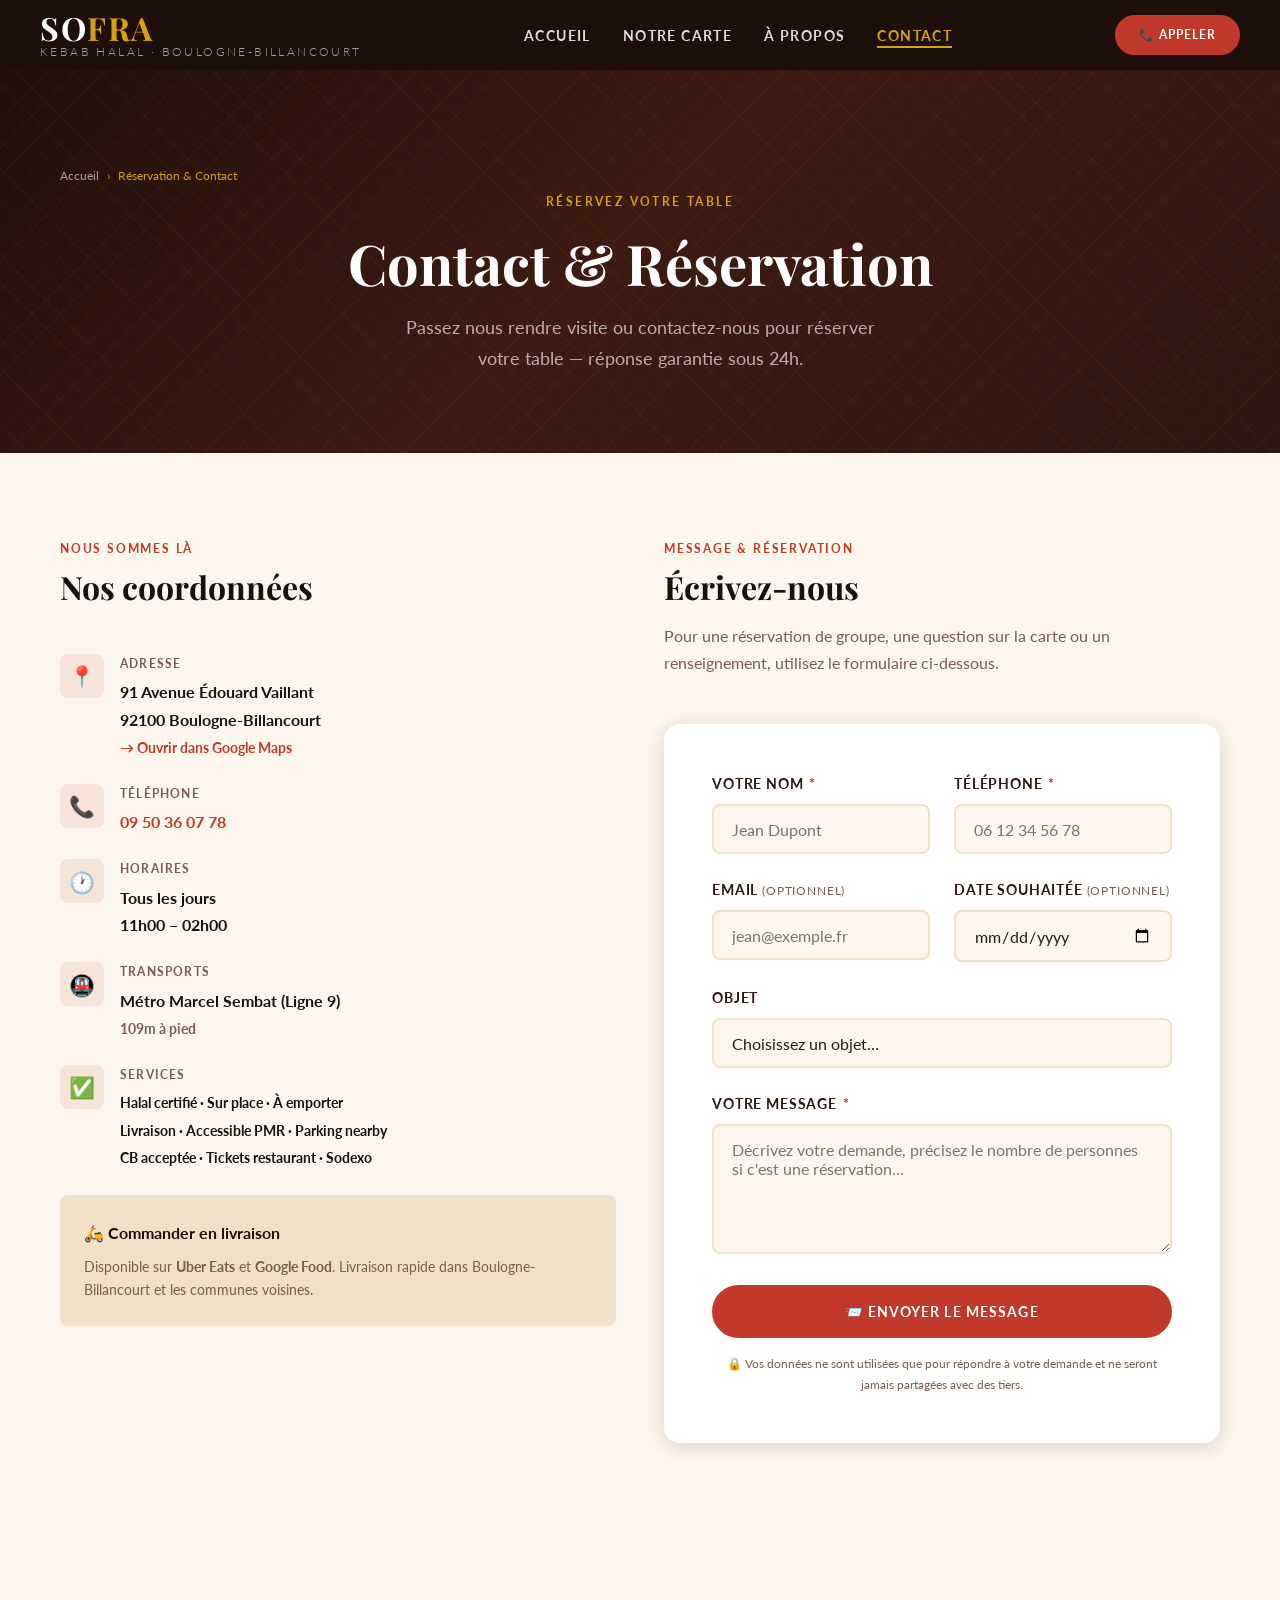
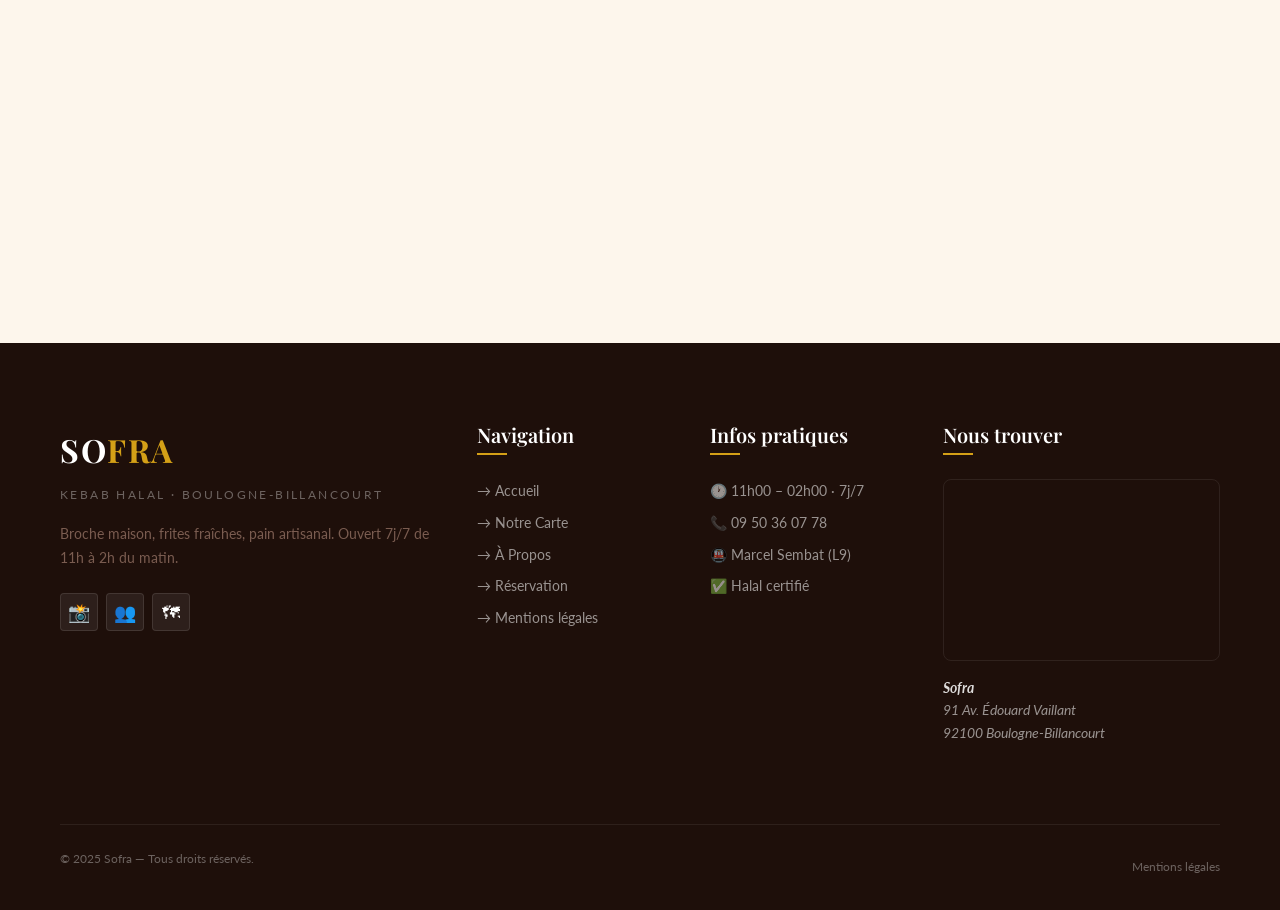
<file: reservation.html>
<!DOCTYPE html>
<html lang="fr">
<head>
  <meta charset="UTF-8" />
  <meta name="viewport" content="width=device-width, initial-scale=1.0" />
  <title>Réservation &amp; Contact — Sofra Kebab Boulogne-Billancourt</title>
  <meta name="description" content="Contactez Sofra pour une réservation ou toute question. 91 Av. Édouard Vaillant, 92100 Boulogne-Billancourt. ☎ 09 50 36 07 78. Ouvert 7j/7 de 11h à 2h." />
  <link rel="canonical" href="https://sofra-kebab.netlify.app/reservation.html" />

  <meta property="og:title"       content="Réservation — Sofra Kebab Boulogne-Billancourt" />
  <meta property="og:description" content="Réservez une table ou contactez-nous. Ouvert 7j/7 de 11h à 2h du matin." />
  <meta property="og:url"         content="https://sofra-kebab.netlify.app/reservation.html" />
  <meta property="og:type"        content="website" />

  <link rel="icon" href="data:image/svg+xml,<svg xmlns='http://www.w3.org/2000/svg' viewBox='0 0 100 100'><text y='.9em' font-size='90'>🥙</text></svg>" />
  
  
  <link rel="preconnect" href="https://fonts.googleapis.com" />
  <link rel="preconnect" href="https://fonts.gstatic.com" crossorigin />
  <link href="https://fonts.googleapis.com/css2?family=Playfair+Display:ital,wght@0,400;0,600;0,700;1,400&family=Lato:wght@300;400;700&display=swap" rel="stylesheet" />
  <style>
@import url('https://fonts.googleapis.com/css2?family=Playfair+Display:ital,wght@0,400;0,600;0,700;1,400&family=Lato:wght@300;400;700&display=swap');

:root {
  
  --color-primary:    #C0392B;   
  --color-secondary:  #D4A017;   
  --color-accent:     #8B3A2A;   
  --color-dark:       #1E0F0A;   
  --color-cream:      #FDF6EC;   
  --color-cream-dark: #F0E0C8;   
  --color-text:       #2C1810;   
  --color-text-light: #7A5C50;   
  --color-white:      #FFFFFF;
  --color-success:    #27AE60;
  --color-error:      #E74C3C;

  
  --font-display: 'Playfair Display', Georgia, serif;
  --font-body:    'Lato', 'Helvetica Neue', sans-serif;

  
  --fs-xs:   0.75rem;   
  --fs-sm:   0.875rem;  
  --fs-base: 1rem;      
  --fs-md:   1.125rem;  
  --fs-lg:   1.25rem;   
  --fs-xl:   1.5rem;    
  --fs-2xl:  2rem;      
  --fs-3xl:  2.5rem;    
  --fs-4xl:  3.5rem;    

  
  --spacing-xs:   0.25rem;
  --spacing-sm:   0.5rem;
  --spacing-md:   1rem;
  --spacing-lg:   1.5rem;
  --spacing-xl:   2rem;
  --spacing-2xl:  3rem;
  --spacing-3xl:  5rem;

  
  --radius-sm:  4px;
  --radius-md:  8px;
  --radius-lg:  16px;
  --radius-full: 9999px;

  
  --shadow-sm: 0 2px 8px rgba(30,15,10,0.10);
  --shadow-md: 0 4px 20px rgba(30,15,10,0.15);
  --shadow-lg: 0 8px 40px rgba(30,15,10,0.20);
  --shadow-card: 0 4px 24px rgba(192,57,43,0.12);

  
  --transition-fast: 0.2s ease;
  --transition-base: 0.3s ease;
  --transition-slow: 0.5s ease;

  
  --container-max: 1200px;
  --container-pad: 1.25rem;
  --nav-height: 70px;
}

*,
*::before,
*::after {
  box-sizing: border-box;
  margin: 0;
  padding: 0;
}

html {
  scroll-behavior: smooth;
  font-size: 16px;
  -webkit-text-size-adjust: 100%;
}

body {
  font-family: var(--font-body);
  font-size: var(--fs-base);
  color: var(--color-text);
  background-color: var(--color-cream);
  line-height: 1.7;
  -webkit-font-smoothing: antialiased;
  overflow-x: hidden;
}

img {
  max-width: 100%;
  height: auto;
  display: block;
}

a {
  color: inherit;
  text-decoration: none;
  transition: color var(--transition-fast);
}

ul, ol {
  list-style: none;
}

button,
input,
select,
textarea {
  font-family: inherit;
  font-size: inherit;
}

button {
  cursor: pointer;
  border: none;
  background: none;
}

h1, h2, h3, h4, h5, h6 {
  font-family: var(--font-display);
  font-weight: 700;
  line-height: 1.2;
  color: var(--color-dark);
}

h1 { font-size: var(--fs-4xl); }
h2 { font-size: var(--fs-3xl); }
h3 { font-size: var(--fs-2xl); }
h4 { font-size: var(--fs-xl); }
h5 { font-size: var(--fs-lg); }
h6 { font-size: var(--fs-md); }

p {
  margin-bottom: var(--spacing-md);
  color: var(--color-text-light);
}

p:last-child {
  margin-bottom: 0;
}

.container {
  max-width: var(--container-max);
  margin: 0 auto;
  padding: 0 var(--container-pad);
}

.btn {
  display: inline-flex;
  align-items: center;
  gap: var(--spacing-sm);
  padding: 0.8rem 2rem;
  border-radius: var(--radius-full);
  font-family: var(--font-body);
  font-size: var(--fs-sm);
  font-weight: 700;
  text-transform: uppercase;
  letter-spacing: 0.08em;
  transition: all var(--transition-base);
  cursor: pointer;
  border: 2px solid transparent;
  white-space: nowrap;
}

.btn--primary {
  background: var(--color-primary);
  color: var(--color-white);
  border-color: var(--color-primary);
}

.btn--primary:hover {
  background: var(--color-accent);
  border-color: var(--color-accent);
  transform: translateY(-2px);
  box-shadow: var(--shadow-md);
}

.btn--secondary {
  background: transparent;
  color: var(--color-white);
  border-color: var(--color-white);
}

.btn--secondary:hover {
  background: var(--color-white);
  color: var(--color-primary);
  transform: translateY(-2px);
}

.btn--gold {
  background: var(--color-secondary);
  color: var(--color-dark);
  border-color: var(--color-secondary);
}

.btn--gold:hover {
  background: #B8860B;
  border-color: #B8860B;
  color: var(--color-white);
  transform: translateY(-2px);
  box-shadow: var(--shadow-md);
}

.section-header {
  text-align: center;
  margin-bottom: var(--spacing-3xl);
}

.section-header__eyebrow {
  display: inline-block;
  font-family: var(--font-body);
  font-size: var(--fs-xs);
  font-weight: 700;
  text-transform: uppercase;
  letter-spacing: 0.15em;
  color: var(--color-primary);
  margin-bottom: var(--spacing-sm);
}

.section-header__title {
  font-size: var(--fs-3xl);
  color: var(--color-dark);
  margin-bottom: var(--spacing-md);
}

.section-header__divider {
  display: flex;
  align-items: center;
  justify-content: center;
  gap: var(--spacing-md);
  margin: var(--spacing-md) auto;
}

.section-header__divider::before,
.section-header__divider::after {
  content: '';
  display: block;
  width: 60px;
  height: 1px;
  background: var(--color-secondary);
}

.section-header__divider span {
  color: var(--color-secondary);
  font-size: var(--fs-md);
}

.section-header__subtitle {
  max-width: 600px;
  margin: 0 auto;
  color: var(--color-text-light);
  font-size: var(--fs-md);
}

.badge {
  display: inline-flex;
  align-items: center;
  gap: var(--spacing-xs);
  padding: 0.3rem 0.9rem;
  border-radius: var(--radius-full);
  font-size: var(--fs-xs);
  font-weight: 700;
  text-transform: uppercase;
  letter-spacing: 0.08em;
}

.badge--halal {
  background: #E8F5E9;
  color: #2E7D32;
  border: 1px solid #A5D6A7;
}

.badge--promo {
  background: #FFF3E0;
  color: #E65100;
  border: 1px solid #FFCC80;
}

.text-center { text-align: center; }
.text-primary { color: var(--color-primary); }
.text-gold    { color: var(--color-secondary); }
.mt-auto      { margin-top: auto; }

.sr-only {
  position: absolute;
  width: 1px;
  height: 1px;
  padding: 0;
  margin: -1px;
  overflow: hidden;
  clip: rect(0,0,0,0);
  white-space: nowrap;
  border-width: 0;
}

:focus-visible {
  outline: 3px solid var(--color-secondary);
  outline-offset: 3px;
  border-radius: var(--radius-sm);
}

@media (max-width: 768px) {
  h1 { font-size: var(--fs-3xl); }
  h2 { font-size: var(--fs-2xl); }
  h3 { font-size: var(--fs-xl); }
  .section-header__title { font-size: var(--fs-2xl); }
}

@media (max-width: 480px) {
  :root {
    --container-pad: 1rem;
  }
  h1 { font-size: 2rem; }
  h2 { font-size: var(--fs-xl); }
}

.navbar {
  position: fixed;
  top: 0;
  left: 0;
  right: 0;
  z-index: 1000;
  height: var(--nav-height);
  display: flex;
  align-items: center;
  padding: 0 var(--container-pad);
  transition: background var(--transition-base), box-shadow var(--transition-base);
  background: transparent;
}

.navbar--scrolled {
  background: rgba(30, 15, 10, 0.97);
  backdrop-filter: blur(10px);
  box-shadow: 0 2px 20px rgba(0,0,0,0.3);
}

.navbar--solid {
  background: var(--color-dark);
}

.navbar__inner {
  display: flex;
  align-items: center;
  justify-content: space-between;
  width: 100%;
  max-width: var(--container-max);
  margin: 0 auto;
}

.navbar__logo {
  display: flex;
  flex-direction: column;
  line-height: 1;
  color: var(--color-white);
  transition: opacity var(--transition-fast);
}

.navbar__logo:hover {
  opacity: 0.85;
}

.navbar__logo-name {
  font-family: var(--font-display);
  font-size: var(--fs-2xl);
  font-weight: 700;
  color: var(--color-white);
  letter-spacing: 0.05em;
}

.navbar__logo-name span {
  color: var(--color-secondary);
}

.navbar__logo-tagline {
  font-size: var(--fs-xs);
  font-weight: 300;
  letter-spacing: 0.2em;
  text-transform: uppercase;
  color: rgba(255,255,255,0.6);
  margin-top: 2px;
}

.navbar__nav {
  display: flex;
  align-items: center;
  gap: var(--spacing-xl);
}

.navbar__link {
  font-size: var(--fs-sm);
  font-weight: 700;
  text-transform: uppercase;
  letter-spacing: 0.1em;
  color: rgba(255,255,255,0.85);
  position: relative;
  padding-bottom: 4px;
  transition: color var(--transition-fast);
}

.navbar__link::after {
  content: '';
  position: absolute;
  bottom: 0;
  left: 0;
  right: 100%;
  height: 2px;
  background: var(--color-secondary);
  transition: right var(--transition-base);
}

.navbar__link:hover,
.navbar__link--active {
  color: var(--color-secondary);
}

.navbar__link:hover::after,
.navbar__link--active::after {
  right: 0;
}

.navbar__cta {
  padding: 0.5rem 1.4rem;
  font-size: var(--fs-xs);
}

.navbar__burger {
  display: none;
  flex-direction: column;
  gap: 5px;
  cursor: pointer;
  padding: 4px;
  background: none;
  border: none;
}

.navbar__burger span {
  display: block;
  width: 25px;
  height: 2px;
  background: var(--color-white);
  transition: all var(--transition-base);
  transform-origin: left center;
}

.navbar__burger.is-open span:nth-child(1) {
  transform: rotate(45deg) translateY(-1px);
}
.navbar__burger.is-open span:nth-child(2) {
  opacity: 0;
  transform: scaleX(0);
}
.navbar__burger.is-open span:nth-child(3) {
  transform: rotate(-45deg) translateY(1px);
}

.navbar__mobile-menu {
  display: none;
  position: fixed;
  top: var(--nav-height);
  left: 0;
  right: 0;
  background: rgba(30, 15, 10, 0.98);
  backdrop-filter: blur(12px);
  padding: var(--spacing-xl) var(--container-pad);
  flex-direction: column;
  gap: var(--spacing-md);
  border-top: 1px solid rgba(255,255,255,0.08);
  transform: translateY(-10px);
  opacity: 0;
  transition: all var(--transition-base);
  pointer-events: none;
  z-index: 999;
}

.navbar__mobile-menu.is-open {
  display: flex;
  opacity: 1;
  transform: translateY(0);
  pointer-events: all;
}

.navbar__mobile-link {
  font-size: var(--fs-lg);
  font-family: var(--font-display);
  color: var(--color-white);
  padding: var(--spacing-sm) 0;
  border-bottom: 1px solid rgba(255,255,255,0.08);
  transition: color var(--transition-fast), padding-left var(--transition-fast);
}

.navbar__mobile-link:hover {
  color: var(--color-secondary);
  padding-left: var(--spacing-sm);
}

.navbar__mobile-cta {
  margin-top: var(--spacing-md);
  text-align: center;
}

.hero {
  position: relative;
  height: 100vh;
  min-height: 600px;
  display: flex;
  align-items: center;
  justify-content: center;
  overflow: hidden;
}

.hero__bg {
  position: absolute;
  inset: 0;
  background:
    radial-gradient(ellipse at 30% 50%, rgba(192,57,43,0.35) 0%, transparent 60%),
    radial-gradient(ellipse at 70% 80%, rgba(212,160,23,0.20) 0%, transparent 50%),
    linear-gradient(135deg, #1E0F0A 0%, #3D1A12 40%, #2C1810 70%, #1A0A06 100%);
}

.hero__pattern {
  position: absolute;
  inset: 0;
  opacity: 0.06;
  background-image:
    repeating-linear-gradient(45deg, var(--color-secondary) 0px, var(--color-secondary) 1px, transparent 1px, transparent 20px),
    repeating-linear-gradient(-45deg, var(--color-secondary) 0px, var(--color-secondary) 1px, transparent 1px, transparent 20px);
}

.hero__accent-line {
  position: absolute;
  left: 50%;
  top: 0;
  bottom: 0;
  width: 1px;
  background: linear-gradient(to bottom, transparent, rgba(212,160,23,0.15), transparent);
  transform: translateX(-50%);
}

.hero__content {
  position: relative;
  z-index: 2;
  text-align: center;
  padding: 0 var(--container-pad);
  max-width: 800px;
  animation: heroFadeIn 0.9s ease forwards;
}

@keyframes heroFadeIn {
  from {
    opacity: 0;
    transform: translateY(24px);
  }
  to {
    opacity: 1;
    transform: translateY(0);
  }
}

.hero__eyebrow {
  display: inline-flex;
  align-items: center;
  gap: var(--spacing-sm);
  font-size: var(--fs-xs);
  font-weight: 700;
  text-transform: uppercase;
  letter-spacing: 0.2em;
  color: var(--color-secondary);
  margin-bottom: var(--spacing-lg);
  animation: heroFadeIn 0.9s ease 0.15s both;
}

.hero__eyebrow::before,
.hero__eyebrow::after {
  content: '✦';
  font-size: 8px;
}

.hero__title {
  font-family: var(--font-display);
  font-size: clamp(3rem, 8vw, 6rem);
  font-weight: 700;
  color: var(--color-white);
  line-height: 1.05;
  margin-bottom: var(--spacing-md);
  animation: heroFadeIn 0.9s ease 0.25s both;
}

.hero__title span {
  color: var(--color-secondary);
  font-style: italic;
}

.hero__subtitle {
  font-size: clamp(var(--fs-md), 2.5vw, var(--fs-lg));
  font-weight: 300;
  color: rgba(255,255,255,0.75);
  margin-bottom: var(--spacing-2xl);
  animation: heroFadeIn 0.9s ease 0.35s both;
}

.hero__subtitle strong {
  font-weight: 700;
  color: rgba(255,255,255,0.95);
}

.hero__actions {
  display: flex;
  align-items: center;
  justify-content: center;
  gap: var(--spacing-md);
  flex-wrap: wrap;
  animation: heroFadeIn 0.9s ease 0.45s both;
}

.hero__meta {
  position: absolute;
  bottom: var(--spacing-xl);
  left: 0;
  right: 0;
  display: flex;
  justify-content: center;
  gap: var(--spacing-2xl);
  z-index: 2;
  animation: heroFadeIn 0.9s ease 0.6s both;
}

.hero__meta-item {
  text-align: center;
  color: rgba(255,255,255,0.7);
}

.hero__meta-value {
  display: block;
  font-family: var(--font-display);
  font-size: var(--fs-xl);
  font-weight: 700;
  color: var(--color-secondary);
}

.hero__meta-label {
  font-size: var(--fs-xs);
  text-transform: uppercase;
  letter-spacing: 0.12em;
}

.hero__scroll {
  position: absolute;
  bottom: var(--spacing-2xl);
  right: var(--spacing-2xl);
  display: flex;
  flex-direction: column;
  align-items: center;
  gap: var(--spacing-sm);
  z-index: 2;
  color: rgba(255,255,255,0.4);
}

.hero__scroll-line {
  width: 1px;
  height: 50px;
  background: linear-gradient(to bottom, transparent, var(--color-secondary));
  animation: scrollPulse 2s ease infinite;
}

@keyframes scrollPulse {
  0%, 100% { opacity: 0.4; transform: scaleY(1); }
  50% { opacity: 1; transform: scaleY(1.1); }
}

.page-hero {
  position: relative;
  padding: calc(var(--nav-height) + var(--spacing-3xl)) 0 var(--spacing-3xl);
  background:
    linear-gradient(135deg, #1E0F0A 0%, #3D1A12 50%, #2C1810 100%);
  text-align: center;
  overflow: hidden;
}

.page-hero::before {
  content: '';
  position: absolute;
  inset: 0;
  opacity: 0.05;
  background-image:
    repeating-linear-gradient(45deg, var(--color-secondary) 0, var(--color-secondary) 1px, transparent 1px, transparent 20px),
    repeating-linear-gradient(-45deg, var(--color-secondary) 0, var(--color-secondary) 1px, transparent 1px, transparent 20px);
}

.page-hero__content {
  position: relative;
  z-index: 1;
}

.page-hero__eyebrow {
  display: inline-block;
  font-size: var(--fs-xs);
  font-weight: 700;
  text-transform: uppercase;
  letter-spacing: 0.2em;
  color: var(--color-secondary);
  margin-bottom: var(--spacing-md);
}

.page-hero__title {
  font-family: var(--font-display);
  font-size: var(--fs-4xl);
  color: var(--color-white);
  margin-bottom: var(--spacing-md);
}

.page-hero__subtitle {
  color: rgba(255,255,255,0.65);
  font-size: var(--fs-md);
  max-width: 500px;
  margin: 0 auto;
}

@media (max-width: 1024px) {
  .navbar__nav {
    gap: var(--spacing-lg);
  }
}

@media (max-width: 768px) {
  .navbar__nav,
  .navbar__cta {
    display: none;
  }

  .navbar__burger {
    display: flex;
  }

  .hero__meta {
    gap: var(--spacing-xl);
  }

  .hero__scroll {
    display: none;
  }
}

@media (max-width: 480px) {
  .hero__meta {
    gap: var(--spacing-lg);
  }

  .hero__meta-value {
    font-size: var(--fs-lg);
  }

  .hero__actions {
    flex-direction: column;
    align-items: center;
    gap: var(--spacing-sm);
  }

  .hero__actions .btn {
    width: 100%;
    max-width: 280px;
    justify-content: center;
  }

  .page-hero__title {
    font-size: var(--fs-3xl);
  }
}

.section {
  padding: var(--spacing-3xl) 0;
}

.section--dark {
  background: var(--color-dark);
  color: var(--color-white);
}

.section--dark h2,
.section--dark h3,
.section--dark h4 {
  color: var(--color-white);
}

.section--dark p {
  color: rgba(255,255,255,0.65);
}

.section--dark .section-header__eyebrow {
  color: var(--color-secondary);
}

.section--cream {
  background: var(--color-cream);
}

.section--cream-dark {
  background: var(--color-cream-dark);
}

.section--brick {
  background: var(--color-primary);
  color: var(--color-white);
}

.features {
  display: grid;
  grid-template-columns: repeat(4, 1fr);
  gap: var(--spacing-xl);
  margin-top: var(--spacing-2xl);
}

.feature-card {
  background: var(--color-white);
  border-radius: var(--radius-lg);
  padding: var(--spacing-xl) var(--spacing-lg);
  text-align: center;
  box-shadow: var(--shadow-sm);
  border: 1px solid rgba(192,57,43,0.08);
  transition: all var(--transition-base);
  position: relative;
  overflow: hidden;
}

.feature-card::before {
  content: '';
  position: absolute;
  bottom: 0;
  left: 0;
  right: 0;
  height: 3px;
  background: linear-gradient(90deg, var(--color-primary), var(--color-secondary));
  transform: scaleX(0);
  transition: transform var(--transition-base);
}

.feature-card:hover {
  transform: translateY(-6px);
  box-shadow: var(--shadow-card);
}

.feature-card:hover::before {
  transform: scaleX(1);
}

.feature-card__icon {
  font-size: 2.5rem;
  margin-bottom: var(--spacing-md);
  display: block;
}

.feature-card__title {
  font-family: var(--font-display);
  font-size: var(--fs-lg);
  font-weight: 600;
  color: var(--color-dark);
  margin-bottom: var(--spacing-sm);
}

.feature-card__text {
  font-size: var(--fs-sm);
  color: var(--color-text-light);
  margin: 0;
}

.menu-section {
  padding: var(--spacing-3xl) 0;
  background: var(--color-cream);
}

.menu-categories {
  display: flex;
  align-items: center;
  justify-content: center;
  gap: var(--spacing-sm);
  margin-bottom: var(--spacing-2xl);
  flex-wrap: wrap;
}

.menu-tab {
  padding: 0.5rem 1.4rem;
  border-radius: var(--radius-full);
  font-size: var(--fs-sm);
  font-weight: 700;
  text-transform: uppercase;
  letter-spacing: 0.06em;
  background: transparent;
  color: var(--color-text-light);
  border: 2px solid var(--color-cream-dark);
  cursor: pointer;
  transition: all var(--transition-fast);
}

.menu-tab:hover,
.menu-tab.is-active {
  background: var(--color-primary);
  border-color: var(--color-primary);
  color: var(--color-white);
}

.menu-grid {
  display: grid;
  grid-template-columns: repeat(3, 1fr);
  gap: var(--spacing-xl);
}

.dish-card {
  background: var(--color-white);
  border-radius: var(--radius-lg);
  overflow: hidden;
  box-shadow: var(--shadow-sm);
  border: 1px solid rgba(0,0,0,0.04);
  transition: all var(--transition-base);
  display: flex;
  flex-direction: column;
}

.dish-card:hover {
  transform: translateY(-4px);
  box-shadow: var(--shadow-card);
}

.dish-card__emoji {
  background: linear-gradient(135deg, var(--color-cream-dark), var(--color-cream));
  display: flex;
  align-items: center;
  justify-content: center;
  font-size: 3.5rem;
  padding: var(--spacing-xl);
  height: 140px;
  border-bottom: 1px solid rgba(0,0,0,0.04);
}

.dish-card__body {
  padding: var(--spacing-lg);
  display: flex;
  flex-direction: column;
  flex: 1;
}

.dish-card__badges {
  display: flex;
  gap: var(--spacing-xs);
  margin-bottom: var(--spacing-sm);
  flex-wrap: wrap;
}

.dish-card__name {
  font-family: var(--font-display);
  font-size: var(--fs-lg);
  font-weight: 600;
  color: var(--color-dark);
  margin-bottom: var(--spacing-sm);
}

.dish-card__desc {
  font-size: var(--fs-sm);
  color: var(--color-text-light);
  line-height: 1.6;
  flex: 1;
  margin: 0;
}

.dish-card__footer {
  display: flex;
  align-items: center;
  justify-content: space-between;
  margin-top: var(--spacing-md);
  padding-top: var(--spacing-md);
  border-top: 1px solid var(--color-cream-dark);
}

.dish-card__price {
  font-family: var(--font-display);
  font-size: var(--fs-xl);
  font-weight: 700;
  color: var(--color-primary);
}

.dish-card__tag {
  font-size: var(--fs-xs);
  font-weight: 700;
  text-transform: uppercase;
  letter-spacing: 0.08em;
  color: var(--color-text-light);
  background: var(--color-cream);
  padding: 0.2rem 0.6rem;
  border-radius: var(--radius-sm);
}

.menu-category-title {
  font-family: var(--font-display);
  font-size: var(--fs-2xl);
  color: var(--color-dark);
  margin-bottom: var(--spacing-xl);
  display: flex;
  align-items: center;
  gap: var(--spacing-md);
}

.menu-category-title::after {
  content: '';
  flex: 1;
  height: 1px;
  background: var(--color-cream-dark);
}

.specialites-grid {
  display: grid;
  grid-template-columns: repeat(3, 1fr);
  gap: var(--spacing-xl);
}

.specialite-card {
  background: var(--color-white);
  border-radius: var(--radius-lg);
  overflow: hidden;
  box-shadow: var(--shadow-sm);
  transition: all var(--transition-base);
  border: 1px solid rgba(0,0,0,0.04);
}

.specialite-card:hover {
  transform: translateY(-6px);
  box-shadow: var(--shadow-card);
}

.specialite-card__visual {
  background: linear-gradient(135deg, var(--color-primary) 0%, var(--color-accent) 100%);
  display: flex;
  align-items: center;
  justify-content: center;
  font-size: 4rem;
  height: 160px;
  position: relative;
}

.specialite-card__visual--gold {
  background: linear-gradient(135deg, #D4A017 0%, #B8860B 100%);
}

.specialite-card__visual--dark {
  background: linear-gradient(135deg, #3D1A12 0%, #1E0F0A 100%);
}

.specialite-card__body {
  padding: var(--spacing-lg);
}

.specialite-card__name {
  font-family: var(--font-display);
  font-size: var(--fs-xl);
  font-weight: 700;
  color: var(--color-dark);
  margin-bottom: var(--spacing-sm);
}

.specialite-card__desc {
  font-size: var(--fs-sm);
  color: var(--color-text-light);
  margin: 0;
}

.avis-section {
  background: var(--color-dark);
  padding: var(--spacing-3xl) 0;
}

.avis-grid {
  display: grid;
  grid-template-columns: repeat(3, 1fr);
  gap: var(--spacing-xl);
}

.avis-card {
  background: rgba(255,255,255,0.04);
  border: 1px solid rgba(255,255,255,0.08);
  border-radius: var(--radius-lg);
  padding: var(--spacing-xl);
  transition: all var(--transition-base);
}

.avis-card:hover {
  background: rgba(255,255,255,0.07);
  border-color: rgba(212,160,23,0.2);
  transform: translateY(-4px);
}

.avis-card__stars {
  color: var(--color-secondary);
  font-size: var(--fs-md);
  margin-bottom: var(--spacing-md);
  letter-spacing: 2px;
}

.avis-card__text {
  font-size: var(--fs-sm);
  color: rgba(255,255,255,0.7);
  line-height: 1.7;
  font-style: italic;
  margin-bottom: var(--spacing-lg);
}

.avis-card__author {
  display: flex;
  align-items: center;
  gap: var(--spacing-md);
}

.avis-card__avatar {
  width: 44px;
  height: 44px;
  border-radius: 50%;
  background: linear-gradient(135deg, var(--color-primary), var(--color-secondary));
  display: flex;
  align-items: center;
  justify-content: center;
  font-family: var(--font-display);
  font-weight: 700;
  color: var(--color-white);
  font-size: var(--fs-md);
  flex-shrink: 0;
}

.avis-card__info strong {
  display: block;
  font-size: var(--fs-sm);
  font-weight: 700;
  color: var(--color-white);
}

.avis-card__info span {
  font-size: var(--fs-xs);
  color: rgba(255,255,255,0.4);
}

.avis-card__source {
  display: flex;
  align-items: center;
  gap: var(--spacing-xs);
  font-size: var(--fs-xs);
  color: rgba(255,255,255,0.3);
  margin-top: var(--spacing-sm);
}

.rating-global {
  text-align: center;
  margin-bottom: var(--spacing-2xl);
}

.rating-global__score {
  font-family: var(--font-display);
  font-size: 5rem;
  font-weight: 700;
  color: var(--color-secondary);
  line-height: 1;
}

.rating-global__stars {
  font-size: var(--fs-xl);
  color: var(--color-secondary);
  letter-spacing: 3px;
  margin: var(--spacing-sm) 0;
}

.rating-global__count {
  font-size: var(--fs-sm);
  color: rgba(255,255,255,0.5);
}

.cta-band {
  background: linear-gradient(135deg, var(--color-primary) 0%, var(--color-accent) 100%);
  padding: var(--spacing-3xl) 0;
  text-align: center;
  position: relative;
  overflow: hidden;
}

.cta-band::before {
  content: '';
  position: absolute;
  inset: 0;
  opacity: 0.05;
  background-image:
    repeating-linear-gradient(45deg, white 0, white 1px, transparent 1px, transparent 15px),
    repeating-linear-gradient(-45deg, white 0, white 1px, transparent 1px, transparent 15px);
}

.cta-band__content {
  position: relative;
  z-index: 1;
}

.cta-band__title {
  font-family: var(--font-display);
  font-size: var(--fs-3xl);
  color: var(--color-white);
  margin-bottom: var(--spacing-md);
}

.cta-band__text {
  color: rgba(255,255,255,0.8);
  font-size: var(--fs-md);
  margin-bottom: var(--spacing-xl);
}

.cta-band__actions {
  display: flex;
  gap: var(--spacing-md);
  justify-content: center;
  flex-wrap: wrap;
}

.horaires-widget {
  background: var(--color-white);
  border-radius: var(--radius-lg);
  padding: var(--spacing-xl);
  box-shadow: var(--shadow-md);
}

.horaires-widget__title {
  font-family: var(--font-display);
  font-size: var(--fs-xl);
  margin-bottom: var(--spacing-lg);
  color: var(--color-dark);
  display: flex;
  align-items: center;
  gap: var(--spacing-sm);
}

.horaires-widget__list {
  display: flex;
  flex-direction: column;
  gap: var(--spacing-sm);
}

.horaires-widget__row {
  display: flex;
  justify-content: space-between;
  align-items: center;
  padding: var(--spacing-xs) 0;
  border-bottom: 1px solid var(--color-cream-dark);
  font-size: var(--fs-sm);
}

.horaires-widget__row:last-child {
  border-bottom: none;
}

.horaires-widget__day {
  font-weight: 700;
  color: var(--color-text);
}

.horaires-widget__time {
  color: var(--color-primary);
  font-weight: 700;
}

.horaires-widget__status {
  display: inline-flex;
  align-items: center;
  gap: 6px;
  font-size: var(--fs-xs);
  font-weight: 700;
  text-transform: uppercase;
  letter-spacing: 0.1em;
  color: var(--color-success);
  margin-top: var(--spacing-md);
}

.horaires-widget__status::before {
  content: '';
  display: block;
  width: 8px;
  height: 8px;
  border-radius: 50%;
  background: var(--color-success);
  animation: pulse 2s ease infinite;
}

@keyframes pulse {
  0%, 100% { opacity: 1; transform: scale(1); }
  50% { opacity: 0.5; transform: scale(1.3); }
}

.form-section {
  background: var(--color-cream);
  padding: var(--spacing-3xl) 0;
}

.form-wrapper {
  max-width: 650px;
  margin: 0 auto;
  background: var(--color-white);
  border-radius: var(--radius-lg);
  padding: var(--spacing-2xl);
  box-shadow: var(--shadow-md);
}

.form-group {
  margin-bottom: var(--spacing-lg);
}

.form-group label {
  display: block;
  font-size: var(--fs-sm);
  font-weight: 700;
  color: var(--color-text);
  margin-bottom: var(--spacing-sm);
  text-transform: uppercase;
  letter-spacing: 0.06em;
}

.form-group label .required {
  color: var(--color-primary);
  margin-left: 2px;
}

.form-control {
  width: 100%;
  padding: 0.85rem 1.1rem;
  border: 2px solid var(--color-cream-dark);
  border-radius: var(--radius-md);
  font-size: var(--fs-base);
  color: var(--color-text);
  background: var(--color-cream);
  transition: border-color var(--transition-fast), box-shadow var(--transition-fast), background var(--transition-fast);
  appearance: none;
}

.form-control:focus {
  outline: none;
  border-color: var(--color-primary);
  background: var(--color-white);
  box-shadow: 0 0 0 4px rgba(192,57,43,0.1);
}

.form-control.is-error {
  border-color: var(--color-error);
  box-shadow: 0 0 0 4px rgba(231,76,60,0.1);
}

.form-control.is-success {
  border-color: var(--color-success);
}

textarea.form-control {
  resize: vertical;
  min-height: 130px;
}

.form-row {
  display: grid;
  grid-template-columns: 1fr 1fr;
  gap: var(--spacing-lg);
}

.form-error-msg {
  display: none;
  font-size: var(--fs-xs);
  color: var(--color-error);
  margin-top: var(--spacing-xs);
  font-weight: 700;
}

.form-group.has-error .form-error-msg {
  display: block;
}

.form-success {
  display: none;
  background: #E8F5E9;
  border: 1px solid #A5D6A7;
  border-radius: var(--radius-md);
  padding: var(--spacing-lg);
  text-align: center;
  color: #2E7D32;
}

.form-success.is-visible {
  display: block;
}

.form-success__icon {
  font-size: 2.5rem;
  margin-bottom: var(--spacing-sm);
}

.form-privacy {
  font-size: var(--fs-xs);
  color: var(--color-text-light);
  text-align: center;
  margin-top: var(--spacing-md);
}

.contact-grid {
  display: grid;
  grid-template-columns: 1fr 1fr;
  gap: var(--spacing-2xl);
  align-items: start;
}

.contact-info__item {
  display: flex;
  align-items: flex-start;
  gap: var(--spacing-md);
  margin-bottom: var(--spacing-lg);
}

.contact-info__icon {
  width: 44px;
  height: 44px;
  border-radius: var(--radius-md);
  background: rgba(192,57,43,0.1);
  display: flex;
  align-items: center;
  justify-content: center;
  font-size: 1.3rem;
  flex-shrink: 0;
}

.contact-info__label {
  font-size: var(--fs-xs);
  font-weight: 700;
  text-transform: uppercase;
  letter-spacing: 0.1em;
  color: var(--color-text-light);
  margin-bottom: 4px;
}

.contact-info__value {
  font-size: var(--fs-base);
  font-weight: 700;
  color: var(--color-dark);
}

.contact-info__value a {
  color: var(--color-primary);
  transition: color var(--transition-fast);
}

.contact-info__value a:hover {
  color: var(--color-accent);
}

.footer {
  background: var(--color-dark);
  color: rgba(255,255,255,0.65);
  padding: var(--spacing-3xl) 0 0;
}

.footer__grid {
  display: grid;
  grid-template-columns: 2fr 1fr 1fr 1.5fr;
  gap: var(--spacing-2xl);
  padding-bottom: var(--spacing-3xl);
}

.footer__brand-name {
  font-family: var(--font-display);
  font-size: var(--fs-2xl);
  font-weight: 700;
  color: var(--color-white);
  letter-spacing: 0.05em;
  margin-bottom: var(--spacing-sm);
}

.footer__brand-name span {
  color: var(--color-secondary);
}

.footer__brand-tagline {
  font-size: var(--fs-xs);
  text-transform: uppercase;
  letter-spacing: 0.2em;
  color: rgba(255,255,255,0.35);
  margin-bottom: var(--spacing-md);
}

.footer__brand-desc {
  font-size: var(--fs-sm);
  line-height: 1.7;
  margin-bottom: var(--spacing-lg);
}

.footer__social {
  display: flex;
  gap: var(--spacing-sm);
}

.footer__social-link {
  width: 38px;
  height: 38px;
  border-radius: var(--radius-sm);
  background: rgba(255,255,255,0.07);
  border: 1px solid rgba(255,255,255,0.1);
  display: flex;
  align-items: center;
  justify-content: center;
  font-size: var(--fs-md);
  transition: all var(--transition-fast);
  color: var(--color-white);
  text-decoration: none;
}

.footer__social-link:hover {
  background: var(--color-primary);
  border-color: var(--color-primary);
  transform: translateY(-3px);
}

.footer__col-title {
  font-family: var(--font-display);
  font-size: var(--fs-lg);
  font-weight: 600;
  color: var(--color-white);
  margin-bottom: var(--spacing-lg);
  position: relative;
  padding-bottom: var(--spacing-sm);
}

.footer__col-title::after {
  content: '';
  position: absolute;
  bottom: 0;
  left: 0;
  width: 30px;
  height: 2px;
  background: var(--color-secondary);
}

.footer__links {
  display: flex;
  flex-direction: column;
  gap: var(--spacing-sm);
}

.footer__link {
  font-size: var(--fs-sm);
  color: rgba(255,255,255,0.55);
  transition: all var(--transition-fast);
  display: flex;
  align-items: center;
  gap: var(--spacing-xs);
}

.footer__link:hover {
  color: var(--color-secondary);
  padding-left: 6px;
}

.footer__map {
  border-radius: var(--radius-md);
  overflow: hidden;
  border: 1px solid rgba(255,255,255,0.08);
  margin-bottom: var(--spacing-md);
}

.footer__map iframe {
  display: block;
  width: 100%;
  height: 180px;
  filter: grayscale(30%) invert(10%);
}

.footer__address {
  font-size: var(--fs-sm);
  line-height: 1.6;
  color: rgba(255,255,255,0.55);
}

.footer__address strong {
  color: rgba(255,255,255,0.85);
}

.footer__bottom {
  border-top: 1px solid rgba(255,255,255,0.07);
  padding: var(--spacing-lg) 0;
  display: flex;
  align-items: center;
  justify-content: space-between;
  gap: var(--spacing-md);
}

.footer__copy {
  font-size: var(--fs-xs);
  color: rgba(255,255,255,0.35);
}

.footer__legal-links {
  display: flex;
  gap: var(--spacing-lg);
}

.footer__legal-link {
  font-size: var(--fs-xs);
  color: rgba(255,255,255,0.35);
  transition: color var(--transition-fast);
}

.footer__legal-link:hover {
  color: var(--color-secondary);
}

.apropos-intro {
  display: grid;
  grid-template-columns: 1fr 1fr;
  gap: var(--spacing-3xl);
  align-items: center;
}

.apropos-intro__visual {
  position: relative;
  border-radius: var(--radius-lg);
  overflow: hidden;
}

.apropos-intro__emoji-bg {
  background: linear-gradient(135deg, var(--color-primary) 0%, var(--color-accent) 100%);
  height: 420px;
  display: flex;
  align-items: center;
  justify-content: center;
  font-size: 8rem;
  border-radius: var(--radius-lg);
  position: relative;
}

.apropos-intro__badge-flottant {
  position: absolute;
  bottom: var(--spacing-lg);
  right: var(--spacing-lg);
  background: var(--color-secondary);
  color: var(--color-dark);
  border-radius: var(--radius-md);
  padding: var(--spacing-md) var(--spacing-lg);
  text-align: center;
  font-weight: 700;
}

.apropos-intro__badge-flottant .big {
  display: block;
  font-family: var(--font-display);
  font-size: var(--fs-2xl);
}

.apropos-intro__badge-flottant .small {
  font-size: var(--fs-xs);
  text-transform: uppercase;
  letter-spacing: 0.1em;
}

.apropos-intro__eyebrow {
  font-size: var(--fs-xs);
  font-weight: 700;
  text-transform: uppercase;
  letter-spacing: 0.2em;
  color: var(--color-primary);
  margin-bottom: var(--spacing-sm);
}

.apropos-intro__title {
  font-size: var(--fs-3xl);
  color: var(--color-dark);
  margin-bottom: var(--spacing-lg);
}

.apropos-intro__text {
  font-size: var(--fs-md);
  line-height: 1.8;
  color: var(--color-text-light);
  margin-bottom: var(--spacing-lg);
}

.valeurs-grid {
  display: grid;
  grid-template-columns: repeat(3, 1fr);
  gap: var(--spacing-xl);
}

.valeur-card {
  text-align: center;
  padding: var(--spacing-xl);
  background: var(--color-white);
  border-radius: var(--radius-lg);
  box-shadow: var(--shadow-sm);
  border: 1px solid rgba(0,0,0,0.04);
  transition: all var(--transition-base);
}

.valeur-card:hover {
  transform: translateY(-4px);
  box-shadow: var(--shadow-card);
}

.valeur-card__icon {
  font-size: 2.5rem;
  margin-bottom: var(--spacing-md);
}

.valeur-card__title {
  font-family: var(--font-display);
  font-size: var(--fs-lg);
  color: var(--color-dark);
  margin-bottom: var(--spacing-sm);
}

.valeur-card__text {
  font-size: var(--fs-sm);
  color: var(--color-text-light);
  margin: 0;
}

.legal-content {
  max-width: 800px;
  margin: 0 auto;
  padding: var(--spacing-3xl) 0;
}

.legal-content h2 {
  font-size: var(--fs-xl);
  color: var(--color-dark);
  margin: var(--spacing-2xl) 0 var(--spacing-md);
  border-left: 4px solid var(--color-primary);
  padding-left: var(--spacing-md);
}

.legal-content h2:first-child {
  margin-top: 0;
}

.legal-content p {
  margin-bottom: var(--spacing-md);
  color: var(--color-text-light);
}

.legal-content a {
  color: var(--color-primary);
  text-decoration: underline;
}

.breadcrumb {
  display: flex;
  align-items: center;
  gap: var(--spacing-sm);
  font-size: var(--fs-xs);
  color: rgba(255,255,255,0.45);
  margin-top: var(--spacing-md);
}

.breadcrumb a {
  color: rgba(255,255,255,0.6);
  transition: color var(--transition-fast);
}

.breadcrumb a:hover {
  color: var(--color-secondary);
}

.breadcrumb span {
  color: var(--color-secondary);
}

@media (max-width: 1024px) {
  .features {
    grid-template-columns: repeat(2, 1fr);
  }

  .footer__grid {
    grid-template-columns: 1fr 1fr;
    gap: var(--spacing-xl);
  }

  .menu-grid {
    grid-template-columns: repeat(2, 1fr);
  }

  .avis-grid {
    grid-template-columns: repeat(2, 1fr);
  }

  .specialites-grid {
    grid-template-columns: repeat(2, 1fr);
  }

  .apropos-intro {
    grid-template-columns: 1fr;
    gap: var(--spacing-xl);
  }

  .valeurs-grid {
    grid-template-columns: repeat(2, 1fr);
  }
}

@media (max-width: 768px) {
  .section {
    padding: var(--spacing-2xl) 0;
  }

  .features {
    grid-template-columns: repeat(2, 1fr);
    gap: var(--spacing-lg);
  }

  .menu-grid {
    grid-template-columns: 1fr;
  }

  .specialites-grid {
    grid-template-columns: 1fr;
  }

  .avis-grid {
    grid-template-columns: 1fr;
  }

  .contact-grid {
    grid-template-columns: 1fr;
  }

  .form-row {
    grid-template-columns: 1fr;
  }

  .footer__grid {
    grid-template-columns: 1fr;
    gap: var(--spacing-xl);
  }

  .footer__bottom {
    flex-direction: column;
    text-align: center;
  }

  .valeurs-grid {
    grid-template-columns: 1fr;
  }

  .cta-band__title {
    font-size: var(--fs-2xl);
  }

  .rating-global__score {
    font-size: 3.5rem;
  }
}

@media (max-width: 480px) {
  .features {
    grid-template-columns: 1fr;
  }

  .menu-categories {
    gap: var(--spacing-xs);
  }

  .menu-tab {
    padding: 0.4rem 0.9rem;
    font-size: var(--fs-xs);
  }

  .form-wrapper {
    padding: var(--spacing-lg);
  }

  .cta-band__actions {
    flex-direction: column;
    align-items: center;
  }
}

/* =====================================================
   MOBILE PATCH — corrections responsive complètes
   ===================================================== */

/* iOS Safari : évite le dépassement 100vh */
@supports (-webkit-touch-callout: none) {
  .hero { height: -webkit-fill-available; min-height: 100svh; }
}

/* ── HERO mobile ── */
@media (max-width: 768px) {
  .hero {
    height: 100svh;
    min-height: 560px;
    padding: 0 1rem;
  }
  .hero__content { max-width: 100%; }
  .hero__title   { font-size: clamp(2.2rem, 9vw, 3.2rem); }
  .hero__subtitle{ font-size: 1rem; margin-bottom: 2rem; }
  .hero__actions { flex-direction: column; align-items: center; gap: .75rem; }
  .hero__actions .btn { width: 100%; max-width: 300px; justify-content: center; font-size: .8rem; padding: .75rem 1.25rem; }
  .hero__meta    { bottom: 1.5rem; gap: 1.5rem; }
  .hero__meta-value { font-size: 1.1rem; }
  .hero__meta-label { font-size: .65rem; }
  .hero__eyebrow { font-size: .65rem; letter-spacing: .12em; margin-bottom: 1rem; }
}

@media (max-width: 480px) {
  .hero__title { font-size: clamp(1.9rem, 10vw, 2.6rem); line-height: 1.1; }
  .hero__meta  { gap: 1rem; }
}

/* ── NAVBAR mobile ── */
@media (max-width: 768px) {
  .navbar { padding: 0 1rem; }
  .navbar__logo-name { font-size: 1.5rem; }
  .navbar__logo-tagline { display: none; }
  .navbar__nav, .navbar__cta { display: none !important; }
  .navbar__burger { display: flex !important; }
}

/* ── SECTIONS padding mobile ── */
@media (max-width: 768px) {
  .section  { padding: 3rem 0; }
  .container{ padding: 0 1rem; }
  .section-header { margin-bottom: 2rem; }
  .section-header__title { font-size: 1.6rem; }
  .section-header__subtitle { font-size: .95rem; }
  .page-hero { padding-top: calc(70px + 2rem); padding-bottom: 2rem; }
  .page-hero__title { font-size: 1.8rem; }
}

/* ── FEATURES grid 1 col sur mobile ── */
@media (max-width: 600px) {
  .features { grid-template-columns: 1fr !important; gap: 1rem; }
  .feature-card { padding: 1.5rem 1rem; }
}
@media (min-width: 601px) and (max-width: 900px) {
  .features { grid-template-columns: repeat(2, 1fr) !important; }
}

/* ── SPÉCIALITÉS / VALEURS ── */
@media (max-width: 768px) {
  .specialites-grid { grid-template-columns: 1fr !important; gap: 1rem; }
  .valeurs-grid     { grid-template-columns: 1fr !important; gap: 1rem; }
  .apropos-intro    { grid-template-columns: 1fr !important; gap: 2rem; }
  .apropos-intro__emoji-bg { height: 260px; font-size: 5rem; }
}

/* ── MENU grid ── */
@media (max-width: 768px) {
  .menu-grid { grid-template-columns: 1fr !important; }
  .menu-categories { gap: .4rem; }
  .menu-tab { padding: .4rem .8rem; font-size: .7rem; }
}

/* ── AVIS grid ── */
@media (max-width: 768px) {
  .avis-grid { grid-template-columns: 1fr !important; gap: 1rem; }
  .rating-global__score { font-size: 3rem; }
}

/* ── CONTACT grid ── */
@media (max-width: 768px) {
  .contact-grid { grid-template-columns: 1fr !important; gap: 2rem; }
  .form-row     { grid-template-columns: 1fr !important; gap: 1rem; }
  .form-wrapper { padding: 1.25rem; }
}

/* ── HORAIRES + ACCESS grid ── */
@media (max-width: 768px) {
  #main-content .container > div[style*="grid-template-columns:1fr 1fr"] {
    display: block !important;
  }
  .horaires-widget { margin-bottom: 2rem; }
}

/* ── CTA BAND ── */
@media (max-width: 768px) {
  .cta-band { padding: 2.5rem 0; }
  .cta-band__title { font-size: 1.5rem; }
  .cta-band__actions { flex-direction: column; align-items: center; gap: .75rem; }
  .cta-band__actions .btn { width: 100%; max-width: 280px; justify-content: center; }
}

/* ── FOOTER ── */
@media (max-width: 768px) {
  .footer { padding-top: 2.5rem; }
  .footer__grid { grid-template-columns: 1fr !important; gap: 2rem; }
  .footer__map iframe { height: 160px; }
  .footer__bottom { flex-direction: column; text-align: center; gap: .5rem; }
  .footer__legal-links { justify-content: center; }
  .footer__brand-name { font-size: 1.5rem; }
}

/* ── MENTIONS LÉGALES ── */
@media (max-width: 768px) {
  .legal-content { padding: 2rem 0; }
  .legal-content h2 { font-size: 1.1rem; }
}

/* ── Accès/horaires section (index) inline fix ── */
@media (max-width: 900px) {
  .section--cream .container > div[style*="grid-template-columns:1fr 1fr"] {
    grid-template-columns: 1fr !important;
  }
}

/* Scroll indicator caché sur mobile */
@media (max-width: 768px) {
  .hero__scroll { display: none; }
}


/* ── MOBILE MENU fix bulletproof ── */
.navbar__mobile-menu {
  display: flex !important;
  flex-direction: column;
  position: fixed;
  top: 70px;
  left: 0;
  right: 0;
  background: rgba(20, 10, 6, 0.99);
  padding: 1.5rem 1.25rem 2rem;
  gap: 0;
  z-index: 999;
  border-top: 1px solid rgba(255,255,255,0.08);
  /* Caché par défaut via visibility + transform */
  visibility: hidden;
  opacity: 0;
  transform: translateY(-8px);
  pointer-events: none;
  transition: opacity 0.25s ease, transform 0.25s ease, visibility 0.25s;
  max-height: calc(100vh - 70px);
  overflow-y: auto;
}
.navbar__mobile-menu.is-open {
  visibility: visible !important;
  opacity: 1 !important;
  transform: translateY(0) !important;
  pointer-events: all !important;
}
.navbar__mobile-link {
  font-size: 1.2rem;
  font-family: 'Playfair Display', Georgia, serif;
  color: rgba(255,255,255,0.9);
  padding: 1rem 0;
  border-bottom: 1px solid rgba(255,255,255,0.07);
  text-decoration: none;
  display: block;
  transition: color 0.2s, padding-left 0.2s;
}
.navbar__mobile-link:last-of-type { border-bottom: none; }
.navbar__mobile-link:hover { color: #D4A017; padding-left: .5rem; }
.navbar__mobile-cta { margin-top: 1.25rem; }
.navbar__mobile-cta .btn {
  width: 100%;
  justify-content: center;
  text-align: center;
  display: flex;
}
/* Burger */
.navbar__burger {
  display: none;
  flex-direction: column;
  gap: 5px;
  cursor: pointer;
  padding: 6px;
  background: none;
  border: none;
  -webkit-tap-highlight-color: transparent;
}
.navbar__burger span {
  display: block;
  width: 24px;
  height: 2px;
  background: #fff;
  border-radius: 2px;
  transition: transform 0.3s, opacity 0.3s;
  transform-origin: center;
}
.navbar__burger.is-open span:nth-child(1) { transform: translateY(7px) rotate(45deg); }
.navbar__burger.is-open span:nth-child(2) { opacity: 0; transform: scaleX(0); }
.navbar__burger.is-open span:nth-child(3) { transform: translateY(-7px) rotate(-45deg); }
@media (max-width: 768px) {
  .navbar__nav, .navbar__cta { display: none !important; }
  .navbar__burger { display: flex !important; }
}

  </style>
</head>

<body>

  <!-- NAVBAR -->
  <header>
    <nav class="navbar navbar--solid" role="navigation" aria-label="Navigation principale">
      <div class="navbar__inner">
        <a href="index.html" class="navbar__logo" aria-label="Sofra — Accueil">
          <span class="navbar__logo-name">SO<span>FRA</span></span>
          <span class="navbar__logo-tagline">Kebab Halal · Boulogne-Billancourt</span>
        </a>
        <ul class="navbar__nav" role="list">
          <li><a href="index.html"       class="navbar__link">Accueil</a></li>
          <li><a href="menu.html"        class="navbar__link">Notre Carte</a></li>
          <li><a href="apropos.html"     class="navbar__link">À Propos</a></li>
          <li><a href="reservation.html" class="navbar__link navbar__link--active">Contact</a></li>
        </ul>
        <a href="tel:+33950360778" class="btn btn--primary navbar__cta">📞 Appeler</a>
        <button class="navbar__burger" aria-label="Ouvrir le menu" aria-expanded="false">
          <span></span><span></span><span></span>
        </button>
      </div>
    </nav>
    <div class="navbar__mobile-menu">
      <a href="index.html"       class="navbar__mobile-link">🏠 Accueil</a>
      <a href="menu.html"        class="navbar__mobile-link">🥙 Notre Carte</a>
      <a href="apropos.html"     class="navbar__mobile-link">✨ À Propos</a>
      <a href="reservation.html" class="navbar__mobile-link">📞 Contact</a>
      <div class="navbar__mobile-cta">
        <a href="tel:+33950360778" class="btn btn--primary" style="width:100%;justify-content:center">📞 Appeler maintenant</a>
      </div>
    </div>
  </header>

  <!-- PAGE HERO -->
  <section class="page-hero">
    <div class="container">
      <div class="page-hero__content">
        <nav aria-label="Fil d'Ariane" class="breadcrumb">
          <a href="index.html">Accueil</a>
          <span>›</span>
          <span>Réservation & Contact</span>
        </nav>
        <p class="page-hero__eyebrow">Réservez votre table</p>
        <h1 class="page-hero__title">Contact &amp; Réservation</h1>
        <p class="page-hero__subtitle">Passez nous rendre visite ou contactez-nous pour réserver votre table — réponse garantie sous 24h.</p>
      </div>
    </div>
  </section>


  <main id="main-content">

    <!-- SECTION CONTACT GRID -->
    <section class="section section--cream" aria-labelledby="contact-title">
      <div class="container">
        <h2 class="sr-only" id="contact-title">Informations de contact et formulaire de réservation</h2>

        <div class="contact-grid">

          <!-- Infos contact -->
          <aside aria-label="Coordonnées du restaurant">

            <div class="section-header" style="text-align:left;margin-bottom:var(--spacing-2xl)">
              <span class="section-header__eyebrow">Nous sommes là</span>
              <h2 class="section-header__title" style="font-size:var(--fs-2xl)">Nos coordonnées</h2>
            </div>

            <div class="contact-info__item">
              <div class="contact-info__icon">📍</div>
              <div>
                <div class="contact-info__label">Adresse</div>
                <div class="contact-info__value">
                  91 Avenue Édouard Vaillant<br>
                  92100 Boulogne-Billancourt<br>
                  <a href="https://maps.app.goo.gl/KzyMWAdYBorgPTD18" target="_blank" rel="noopener noreferrer" style="font-size:0.85rem;color:var(--color-primary)">→ Ouvrir dans Google Maps</a>
                </div>
              </div>
            </div>

            <div class="contact-info__item">
              <div class="contact-info__icon">📞</div>
              <div>
                <div class="contact-info__label">Téléphone</div>
                <div class="contact-info__value">
                  <a href="tel:+33950360778">09 50 36 07 78</a>
                </div>
              </div>
            </div>

            <div class="contact-info__item">
              <div class="contact-info__icon">🕐</div>
              <div>
                <div class="contact-info__label">Horaires</div>
                <div class="contact-info__value">
                  Tous les jours<br>
                  11h00 – 02h00
                </div>
              </div>
            </div>

            <div class="contact-info__item">
              <div class="contact-info__icon">🚇</div>
              <div>
                <div class="contact-info__label">Transports</div>
                <div class="contact-info__value">
                  Métro Marcel Sembat (Ligne 9)<br>
                  <span style="font-size:0.85rem;color:var(--color-text-light)">109m à pied</span>
                </div>
              </div>
            </div>

            <div class="contact-info__item">
              <div class="contact-info__icon">✅</div>
              <div>
                <div class="contact-info__label">Services</div>
                <div class="contact-info__value" style="font-size:0.9rem;line-height:1.9">
                  Halal certifié · Sur place · À emporter<br>
                  Livraison · Accessible PMR · Parking nearby<br>
                  CB acceptée · Tickets restaurant · Sodexo
                </div>
              </div>
            </div>

            <!-- Bloc livraison -->
            <div style="background:var(--color-cream-dark);border-radius:var(--radius-md);padding:var(--spacing-lg);margin-top:var(--spacing-lg)">
              <p style="font-weight:700;color:var(--color-dark);margin-bottom:var(--spacing-sm)">🛵 Commander en livraison</p>
              <p style="font-size:var(--fs-sm);margin:0;color:var(--color-text-light)">Disponible sur <strong>Uber Eats</strong> et <strong>Google Food</strong>. Livraison rapide dans Boulogne-Billancourt et les communes voisines.</p>
            </div>

          </aside>

          <!-- Formulaire -->
          <div>
            <div class="section-header" style="text-align:left;margin-bottom:var(--spacing-2xl)">
              <span class="section-header__eyebrow">Message & Réservation</span>
              <h2 class="section-header__title" style="font-size:var(--fs-2xl)">Écrivez-nous</h2>
              <p style="color:var(--color-text-light);margin-top:var(--spacing-sm)">Pour une réservation de groupe, une question sur la carte ou un renseignement, utilisez le formulaire ci-dessous.</p>
            </div>

            <!-- Message de succès (caché par défaut) -->
            <div class="form-success" aria-live="polite" role="status">
              <div class="form-success__icon">✅</div>
              <h3 style="color:#2E7D32;font-family:var(--font-display);margin-bottom:8px">Message envoyé !</h3>
              <p style="color:#2E7D32;margin:0">Merci pour votre message. Nous vous répondrons dans les meilleurs délais. À très vite chez Sofra !</p>
            </div>

            <!-- Formulaire -->
            <form id="contact-form" class="form-wrapper" novalidate aria-label="Formulaire de contact et réservation">

              <div class="form-row">
                <!-- Nom -->
                <div class="form-group">
                  <label for="nom">Votre nom <span class="required">*</span></label>
                  <input
                    type="text"
                    id="nom"
                    name="nom"
                    class="form-control"
                    placeholder="Jean Dupont"
                    autocomplete="name"
                    required
                    aria-required="true"
                    aria-describedby="nom-error"
                  />
                  <span class="form-error-msg" id="nom-error" role="alert"></span>
                </div>

                <!-- Téléphone -->
                <div class="form-group">
                  <label for="telephone">Téléphone <span class="required">*</span></label>
                  <input
                    type="tel"
                    id="telephone"
                    name="telephone"
                    class="form-control"
                    placeholder="06 12 34 56 78"
                    autocomplete="tel"
                    required
                    aria-required="true"
                    aria-describedby="telephone-error"
                  />
                  <span class="form-error-msg" id="telephone-error" role="alert"></span>
                </div>
              </div>

              <div class="form-row">
                <!-- Email -->
                <div class="form-group">
                  <label for="email">Email <span style="color:var(--color-text-light);font-weight:400;font-size:0.75rem">(optionnel)</span></label>
                  <input
                    type="email"
                    id="email"
                    name="email"
                    class="form-control"
                    placeholder="jean@exemple.fr"
                    autocomplete="email"
                    aria-describedby="email-error"
                  />
                  <span class="form-error-msg" id="email-error" role="alert"></span>
                </div>

                <!-- Date -->
                <div class="form-group">
                  <label for="date">Date souhaitée <span style="color:var(--color-text-light);font-weight:400;font-size:0.75rem">(optionnel)</span></label>
                  <input
                    type="date"
                    id="date"
                    name="date"
                    class="form-control"
                    aria-describedby="date-error"
                  />
                  <span class="form-error-msg" id="date-error" role="alert"></span>
                </div>
              </div>

              <!-- Objet -->
              <div class="form-group">
                <label for="objet">Objet</label>
                <select id="objet" name="objet" class="form-control">
                  <option value="">Choisissez un objet…</option>
                  <option value="reservation">Réservation de table</option>
                  <option value="groupe">Réservation de groupe (10+ pers.)</option>
                  <option value="livraison">Question sur la livraison</option>
                  <option value="menu">Question sur la carte / allergies</option>
                  <option value="autre">Autre demande</option>
                </select>
              </div>

              <!-- Message -->
              <div class="form-group">
                <label for="message">Votre message <span class="required">*</span></label>
                <textarea
                  id="message"
                  name="message"
                  class="form-control"
                  placeholder="Décrivez votre demande, précisez le nombre de personnes si c'est une réservation…"
                  rows="5"
                  maxlength="1000"
                  required
                  aria-required="true"
                  aria-describedby="message-error"
                ></textarea>
                <span class="form-error-msg" id="message-error" role="alert"></span>
              </div>

              <!-- Submit -->
              <button type="submit" class="btn btn--primary" style="width:100%;justify-content:center;padding:1rem">
                📨 Envoyer le message
              </button>

              <p class="form-privacy">
                🔒 Vos données ne sont utilisées que pour répondre à votre demande et ne seront jamais partagées avec des tiers.
              </p>

            </form>

          </div>
        </div>
      </div>
    </section>


    <!-- GOOGLE MAPS EMBED -->
    <section aria-label="Localisation sur Google Maps">
      <iframe
        src="https://www.google.com/maps/embed?pb=!1m18!1m12!1m3!1d2626.2!2d2.2455606!3d48.8340436!2m3!1f0!2f0!3f0!3m2!1i1024!2i768!4f13.1!3m3!1m2!1s0x47e67ae93e91a0d5%3A0xe3b205804cc3124b!2sSofra!5e0!3m2!1sfr!2sfr!4v1713000000000"
        width="100%"
        height="420"
        style="display:block;border:0;"
        allowfullscreen=""
        loading="lazy"
        referrerpolicy="no-referrer-when-downgrade"
        title="Sofra — 91 Avenue Édouard Vaillant, Boulogne-Billancourt"
      ></iframe>
    </section>

  </main>


  <!-- FOOTER -->
  <footer class="footer" role="contentinfo">
    <div class="container">
      <div class="footer__grid">
        <div>
          <div class="footer__brand-name">SO<span>FRA</span></div>
          <div class="footer__brand-tagline">Kebab Halal · Boulogne-Billancourt</div>
          <p class="footer__brand-desc">Broche maison, frites fraîches, pain artisanal. Ouvert 7j/7 de 11h à 2h du matin.</p>
          <div class="footer__social">
            <a href="#" class="footer__social-link" aria-label="Instagram">📸</a>
            <a href="#" class="footer__social-link" aria-label="Facebook">👥</a>
            <a href="https://maps.app.goo.gl/KzyMWAdYBorgPTD18" class="footer__social-link" aria-label="Google Maps" target="_blank" rel="noopener">🗺</a>
          </div>
        </div>
        <nav aria-label="Navigation footer">
          <h3 class="footer__col-title">Navigation</h3>
          <ul class="footer__links" role="list">
            <li><a href="index.html"       class="footer__link">→ Accueil</a></li>
            <li><a href="menu.html"        class="footer__link">→ Notre Carte</a></li>
            <li><a href="apropos.html"     class="footer__link">→ À Propos</a></li>
            <li><a href="reservation.html" class="footer__link">→ Réservation</a></li>
            <li><a href="mentions-legales.html" class="footer__link">→ Mentions légales</a></li>
          </ul>
        </nav>
        <div>
          <h3 class="footer__col-title">Infos pratiques</h3>
          <ul class="footer__links" role="list">
            <li><span class="footer__link">🕐 11h00 – 02h00 · 7j/7</span></li>
            <li><a href="tel:+33950360778" class="footer__link">📞 09 50 36 07 78</a></li>
            <li><span class="footer__link">🚇 Marcel Sembat (L9)</span></li>
            <li><span class="footer__link">✅ Halal certifié</span></li>
          </ul>
        </div>
        <div>
          <h3 class="footer__col-title">Nous trouver</h3>
          <div class="footer__map">
            <iframe src="https://www.google.com/maps/embed?pb=!1m18!1m12!1m3!1d2626.2!2d2.2455606!3d48.8340436!2m3!1f0!2f0!3f0!3m2!1i1024!2i768!4f13.1!3m3!1m2!1s0x47e67ae93e91a0d5%3A0xe3b205804cc3124b!2sSofra!5e0!3m2!1sfr!2sfr!4v1713000000000" width="100%" height="180" style="border:0" allowfullscreen loading="lazy" referrerpolicy="no-referrer-when-downgrade" title="Sofra sur Google Maps"></iframe>
          </div>
          <address class="footer__address"><strong>Sofra</strong><br>91 Av. Édouard Vaillant<br>92100 Boulogne-Billancourt</address>
        </div>
      </div>
      <div class="footer__bottom">
        <p class="footer__copy">© <span id="current-year">2025</span> Sofra — Tous droits réservés.</p>
        <nav class="footer__legal-links" aria-label="Liens légaux">
          <a href="mentions-legales.html" class="footer__legal-link">Mentions légales</a>
        </nav>
      </div>
    </div>
  </footer>


<script>

document.addEventListener('DOMContentLoaded', function() {
  var burger = document.querySelector('.navbar__burger');
  var menu   = document.querySelector('.navbar__mobile-menu');
  if (!burger || !menu) return;

  function openMenu() {
    menu.classList.add('is-open');
    burger.classList.add('is-open');
    burger.setAttribute('aria-expanded', 'true');
    document.body.style.overflow = 'hidden';
  }
  function closeMenu() {
    menu.classList.remove('is-open');
    burger.classList.remove('is-open');
    burger.setAttribute('aria-expanded', 'false');
    document.body.style.overflow = '';
  }

  burger.addEventListener('click', function(e) {
    e.stopPropagation();
    menu.classList.contains('is-open') ? closeMenu() : openMenu();
  });

  menu.querySelectorAll('.navbar__mobile-link').forEach(function(link) {
    link.addEventListener('click', closeMenu);
  });

  document.addEventListener('keydown', function(e) {
    if (e.key === 'Escape') closeMenu();
  });

  document.addEventListener('click', function(e) {
    if (menu.classList.contains('is-open') &&
        !menu.contains(e.target) && !burger.contains(e.target)) {
      closeMenu();
    }
  });
});
/**
 * MAIN.JS — Navigation mobile, scroll effects, animations
 * Sofra — Restaurant Kebab Boulogne-Billancourt
 */

'use strict';

/* ====================================================
   2. NAVBAR — EFFET SCROLL
   ==================================================== */

/**
 * Ajoute la classe scrollée à la navbar
 */
function handleNavbarScroll() {
  if (!navbar) return;

  // Ne pas appliquer sur pages avec navbar--solid
  if (navbar.classList.contains('navbar--solid')) return;

  if (window.scrollY > 60) {
    navbar.classList.add('navbar--scrolled');
  } else {
    navbar.classList.remove('navbar--scrolled');
  }
}

window.addEventListener('scroll', handleNavbarScroll, { passive: true });
handleNavbarScroll(); // Appel initial

/* ====================================================
   3. LIEN ACTIF dans la navbar
   ==================================================== */

(function setActiveNavLink() {
  const currentPath = window.location.pathname.split('/').pop() || 'index.html';
  const navLinks = document.querySelectorAll('.navbar__link, .navbar__mobile-link');

  navLinks.forEach(link => {
    const href = link.getAttribute('href');
    if (href === currentPath || (currentPath === '' && href === 'index.html')) {
      link.classList.add('navbar__link--active');
    }
  });
})();

/* ====================================================
   4. INTERSECTION OBSERVER — Animations au scroll
   ==================================================== */

const animatedElements = document.querySelectorAll(
  '.feature-card, .dish-card, .specialite-card, .avis-card, .valeur-card, .apropos-intro'
);

if ('IntersectionObserver' in window) {
  const observerOptions = {
    threshold: 0.12,
    rootMargin: '0px 0px -40px 0px'
  };

  const observer = new IntersectionObserver((entries) => {
    entries.forEach((entry, i) => {
      if (entry.isIntersecting) {
        // Délai progressif pour les cartes enfants d'une grille
        const delay = i * 60;
        setTimeout(() => {
          entry.target.style.opacity = '1';
          entry.target.style.transform = 'translateY(0)';
        }, delay);
        observer.unobserve(entry.target);
      }
    });
  }, observerOptions);

  animatedElements.forEach(el => {
    el.style.opacity = '0';
    el.style.transform = 'translateY(20px)';
    el.style.transition = 'opacity 0.55s ease, transform 0.55s ease';
    observer.observe(el);
  });
}

/* ====================================================
   5. TABS MENU (page menu.html)
   ==================================================== */

const menuTabs = document.querySelectorAll('.menu-tab');
const menuSections = document.querySelectorAll('.menu-category-section');

if (menuTabs.length > 0) {
  menuTabs.forEach(tab => {
    tab.addEventListener('click', () => {
      const target = tab.dataset.target;

      // Mise à jour des onglets
      menuTabs.forEach(t => t.classList.remove('is-active'));
      tab.classList.add('is-active');

      // Affichage de la section correspondante
      menuSections.forEach(section => {
        if (target === 'all' || section.dataset.category === target) {
          section.style.display = 'block';
          // Animation d'entrée
          section.style.opacity = '0';
          section.style.transform = 'translateY(10px)';
          requestAnimationFrame(() => {
            section.style.transition = 'opacity 0.3s ease, transform 0.3s ease';
            section.style.opacity = '1';
            section.style.transform = 'translateY(0)';
          });
        } else {
          section.style.display = 'none';
        }
      });
    });
  });
}

/* ====================================================
   6. SMOOTH SCROLL pour les ancres internes
   ==================================================== */

document.querySelectorAll('a[href^="#"]').forEach(anchor => {
  anchor.addEventListener('click', function (e) {
    const targetId = this.getAttribute('href');
    if (targetId === '#') return;

    const target = document.querySelector(targetId);
    if (!target) return;

    e.preventDefault();
    const navH = parseInt(getComputedStyle(document.documentElement).getPropertyValue('--nav-height')) || 70;

    window.scrollTo({
      top: target.getBoundingClientRect().top + window.scrollY - navH - 16,
      behavior: 'smooth'
    });
  });
});

/* ====================================================
   7. ANNÉE COURANTE dans le footer
   ==================================================== */

const yearEl = document.getElementById('current-year');
if (yearEl) {
  yearEl.textContent = new Date().getFullYear();
}

/* ====================================================
   8. COMPTEUR ANIMÉ (section hero meta)
   ==================================================== */

function animateCounter(el, target, duration = 1500) {
  const start = performance.now();
  const initial = 0;

  function update(now) {
    const elapsed = now - start;
    const progress = Math.min(elapsed / duration, 1);
    // Easing ease-out
    const eased = 1 - Math.pow(1 - progress, 3);
    el.textContent = Math.round(initial + (target - initial) * eased) + (el.dataset.suffix || '');

    if (progress < 1) requestAnimationFrame(update);
  }

  requestAnimationFrame(update);
}

// Observer pour déclencher les compteurs quand visibles
const counterEls = document.querySelectorAll('[data-counter]');
if (counterEls.length > 0 && 'IntersectionObserver' in window) {
  const counterObserver = new IntersectionObserver((entries) => {
    entries.forEach(entry => {
      if (entry.isIntersecting) {
        const target = parseInt(entry.target.dataset.counter);
        animateCounter(entry.target, target);
        counterObserver.unobserve(entry.target);
      }
    });
  }, { threshold: 0.5 });

  counterEls.forEach(el => counterObserver.observe(el));
}


/**
 * FORM.JS — Validation & soumission du formulaire de contact
 * Sofra — Restaurant Kebab Boulogne-Billancourt
 */

'use strict';

/* ====================================================
   RÈGLES DE VALIDATION
   ==================================================== */

const VALIDATION_RULES = {
  nom: {
    required: true,
    minLength: 2,
    maxLength: 80,
    pattern: /^[a-zA-ZÀ-ÿ\s'\-]+$/,
    messages: {
      required: 'Votre nom est requis.',
      minLength: 'Le nom doit contenir au moins 2 caractères.',
      maxLength: 'Le nom ne peut pas dépasser 80 caractères.',
      pattern: 'Le nom ne peut contenir que des lettres et espaces.'
    }
  },
  telephone: {
    required: true,
    pattern: /^(?:(?:\+|00)33|0)\s*[1-9](?:[\s.\-]*\d{2}){4}$/,
    messages: {
      required: 'Votre numéro de téléphone est requis.',
      pattern: 'Veuillez entrer un numéro de téléphone français valide (ex: 06 12 34 56 78).'
    }
  },
  email: {
    required: false,
    pattern: /^[^\s@]+@[^\s@]+\.[^\s@]+$/,
    messages: {
      pattern: 'Veuillez entrer une adresse e-mail valide.'
    }
  },
  date: {
    required: false,
    futureDate: true,
    messages: {
      futureDate: 'La date souhaitée doit être dans le futur.'
    }
  },
  message: {
    required: true,
    minLength: 10,
    maxLength: 1000,
    messages: {
      required: 'Votre message est requis.',
      minLength: 'Votre message doit contenir au moins 10 caractères.',
      maxLength: 'Votre message ne peut pas dépasser 1000 caractères.'
    }
  }
};

/* ====================================================
   UTILITAIRES
   ==================================================== */

/**
 * Valide un champ selon ses règles
 * @param {string} name - nom du champ
 * @param {string} value - valeur du champ
 * @returns {string|null} message d'erreur ou null si valide
 */
function validateField(name, value) {
  const rules = VALIDATION_RULES[name];
  if (!rules) return null;

  const trimmed = value.trim();

  // Required
  if (rules.required && !trimmed) {
    return rules.messages.required;
  }

  // Si vide et non required → ok
  if (!trimmed) return null;

  // MinLength
  if (rules.minLength && trimmed.length < rules.minLength) {
    return rules.messages.minLength;
  }

  // MaxLength
  if (rules.maxLength && trimmed.length > rules.maxLength) {
    return rules.messages.maxLength;
  }

  // Pattern
  if (rules.pattern && !rules.pattern.test(trimmed)) {
    return rules.messages.pattern;
  }

  // Date future
  if (rules.futureDate && trimmed) {
    const selectedDate = new Date(trimmed);
    const today = new Date();
    today.setHours(0, 0, 0, 0);
    if (selectedDate < today) {
      return rules.messages.futureDate;
    }
  }

  return null;
}

/**
 * Affiche ou cache l'erreur d'un champ
 */
function setFieldState(group, errorMsg) {
  const errorEl = group.querySelector('.form-error-msg');

  if (errorMsg) {
    group.classList.add('has-error');
    group.querySelector('.form-control')?.classList.add('is-error');
    group.querySelector('.form-control')?.classList.remove('is-success');
    if (errorEl) errorEl.textContent = errorMsg;
  } else {
    group.classList.remove('has-error');
    const control = group.querySelector('.form-control');
    if (control && control.value.trim()) {
      control.classList.remove('is-error');
      control.classList.add('is-success');
    }
    if (errorEl) errorEl.textContent = '';
  }
}

/* ====================================================
   INITIALISATION DU FORMULAIRE
   ==================================================== */

function initContactForm() {
  const form = document.getElementById('contact-form');
  if (!form) return;

  const submitBtn = form.querySelector('[type="submit"]');
  const successMsg = document.querySelector('.form-success');

  // ---- Validation en temps réel (blur) ----
  const fields = form.querySelectorAll('.form-control[name]');
  fields.forEach(field => {
    field.addEventListener('blur', () => {
      const group = field.closest('.form-group');
      const error = validateField(field.name, field.value);
      setFieldState(group, error);
    });

    // Nettoyer l'erreur pendant la saisie
    field.addEventListener('input', () => {
      const group = field.closest('.form-group');
      if (group.classList.contains('has-error')) {
        const error = validateField(field.name, field.value);
        setFieldState(group, error);
      }
    });
  });

  // ---- Date minimum = aujourd'hui ----
  const dateInput = form.querySelector('input[name="date"]');
  if (dateInput) {
    const today = new Date().toISOString().split('T')[0];
    dateInput.setAttribute('min', today);
  }

  // ---- Soumission ----
  form.addEventListener('submit', (e) => {
    e.preventDefault();

    let isFormValid = true;

    // Valider tous les champs
    fields.forEach(field => {
      const group = field.closest('.form-group');
      const error = validateField(field.name, field.value);
      setFieldState(group, error);
      if (error) isFormValid = false;
    });

    if (!isFormValid) {
      // Focus sur le premier champ en erreur
      const firstError = form.querySelector('.has-error .form-control');
      if (firstError) {
        firstError.focus();
        firstError.scrollIntoView({ behavior: 'smooth', block: 'center' });
      }
      return;
    }

    // Simulation envoi
    submitBtn.disabled = true;
    submitBtn.innerHTML = '<span>Envoi en cours…</span> ⏳';
    submitBtn.style.opacity = '0.7';

    setTimeout(() => {
      // Succès simulé
      form.style.display = 'none';
      if (successMsg) {
        successMsg.classList.add('is-visible');
        successMsg.scrollIntoView({ behavior: 'smooth', block: 'center' });
      }
    }, 1500);
  });
}

/* ====================================================
   COMPTEUR DE CARACTÈRES (textarea)
   ==================================================== */

function initCharCounters() {
  const textareas = document.querySelectorAll('textarea[maxlength], textarea[name="message"]');
  textareas.forEach(ta => {
    const max = parseInt(ta.getAttribute('maxlength') || VALIDATION_RULES.message?.maxLength || 1000);

    // Créer le compteur
    const counter = document.createElement('div');
    counter.className = 'form-char-counter';
    counter.style.cssText = 'font-size:0.75rem;color:var(--color-text-light);text-align:right;margin-top:4px;';
    counter.textContent = `0 / ${max}`;

    ta.parentNode.insertBefore(counter, ta.nextSibling);

    ta.addEventListener('input', () => {
      const len = ta.value.length;
      counter.textContent = `${len} / ${max}`;
      counter.style.color = len > max * 0.9
        ? 'var(--color-error)'
        : 'var(--color-text-light)';
    });
  });
}

/* ====================================================
   INIT AU CHARGEMENT
   ==================================================== */

document.addEventListener('DOMContentLoaded', () => {
  initContactForm();
  initCharCounters();
});

</script>
</body>
</html>
</file>
